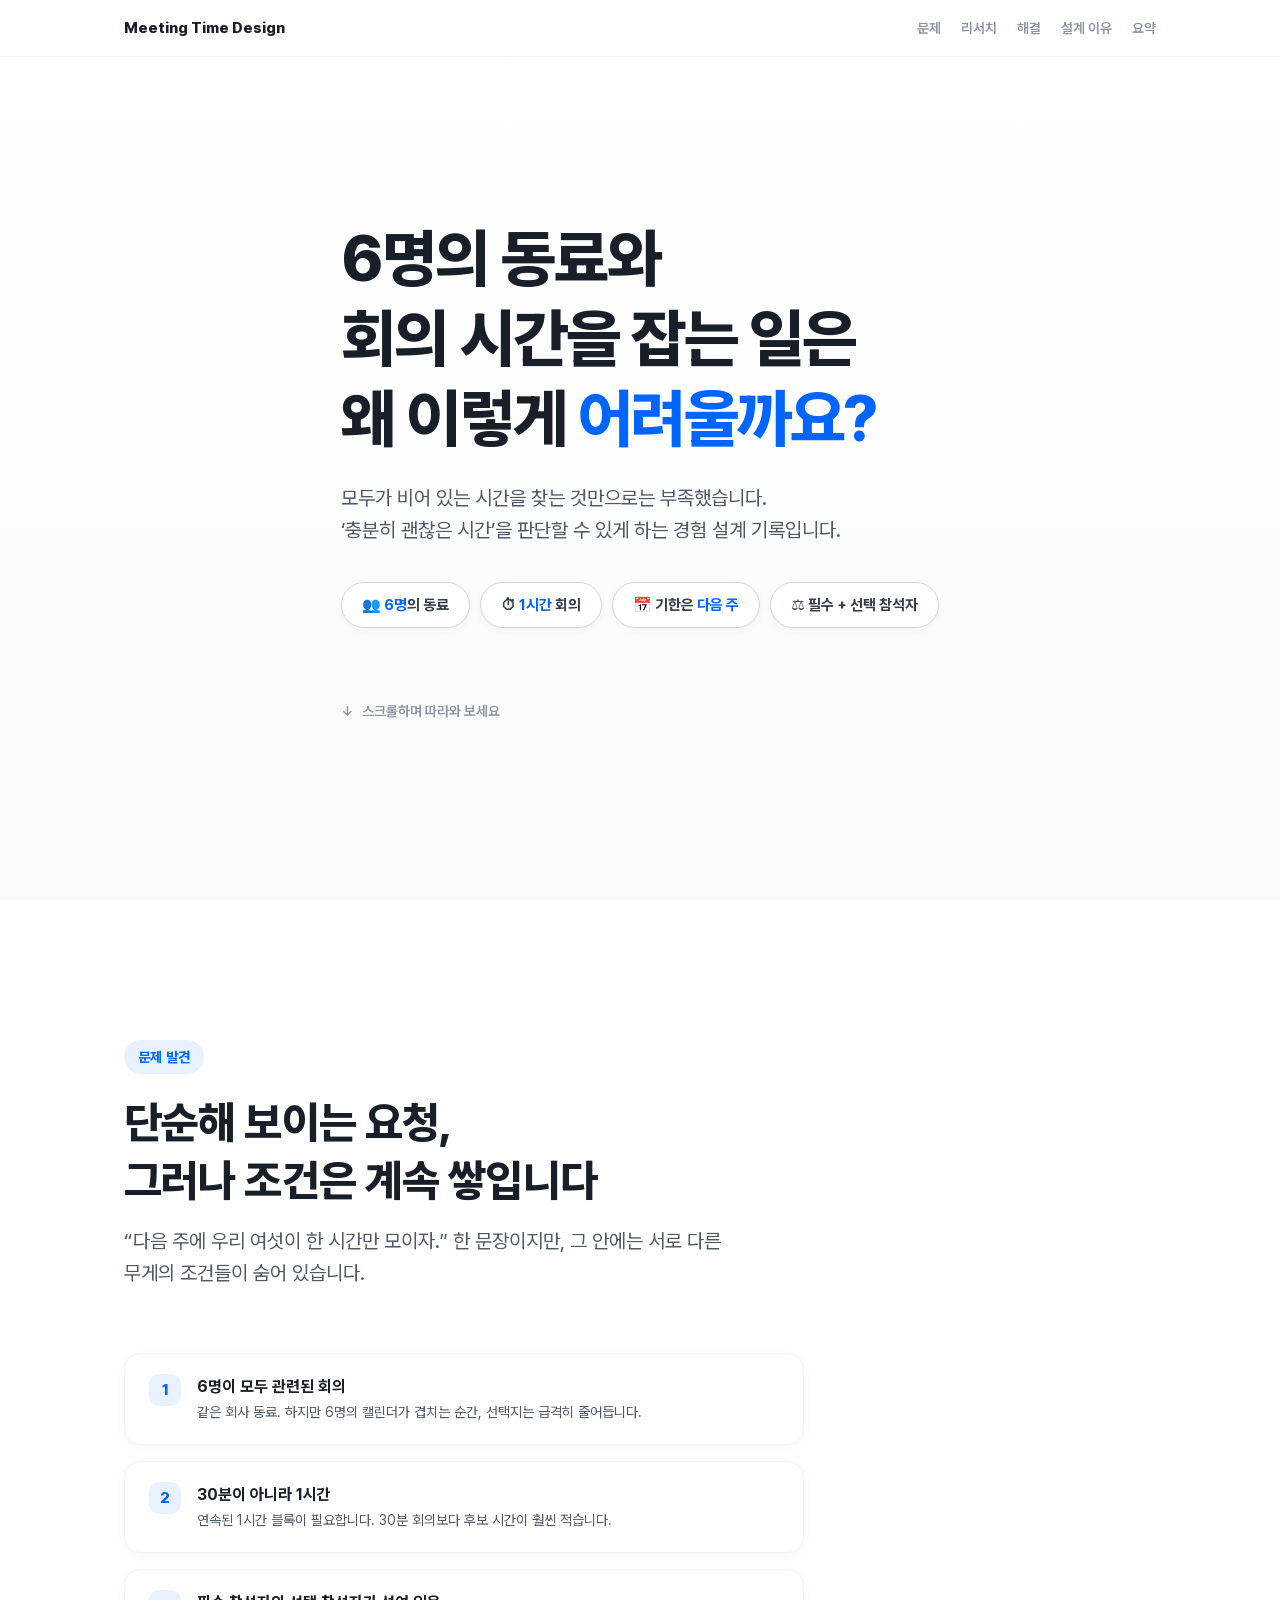
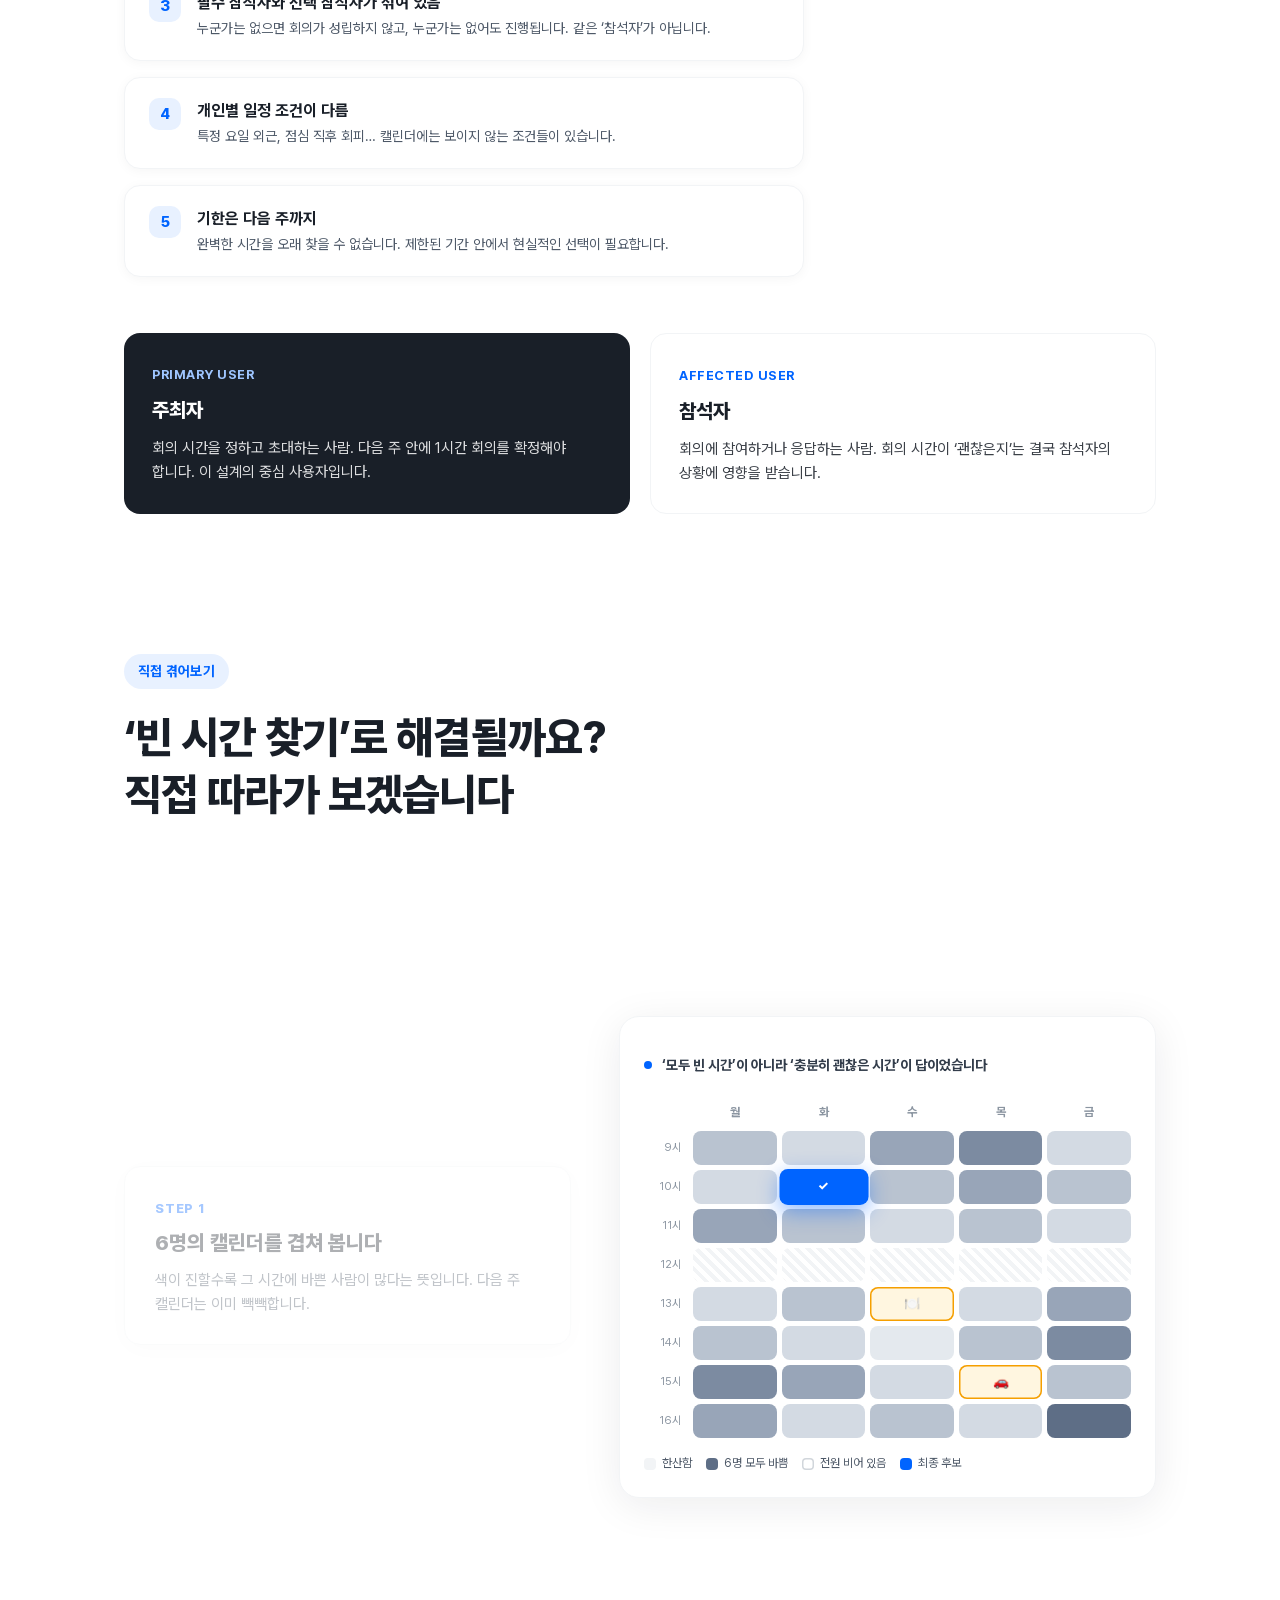
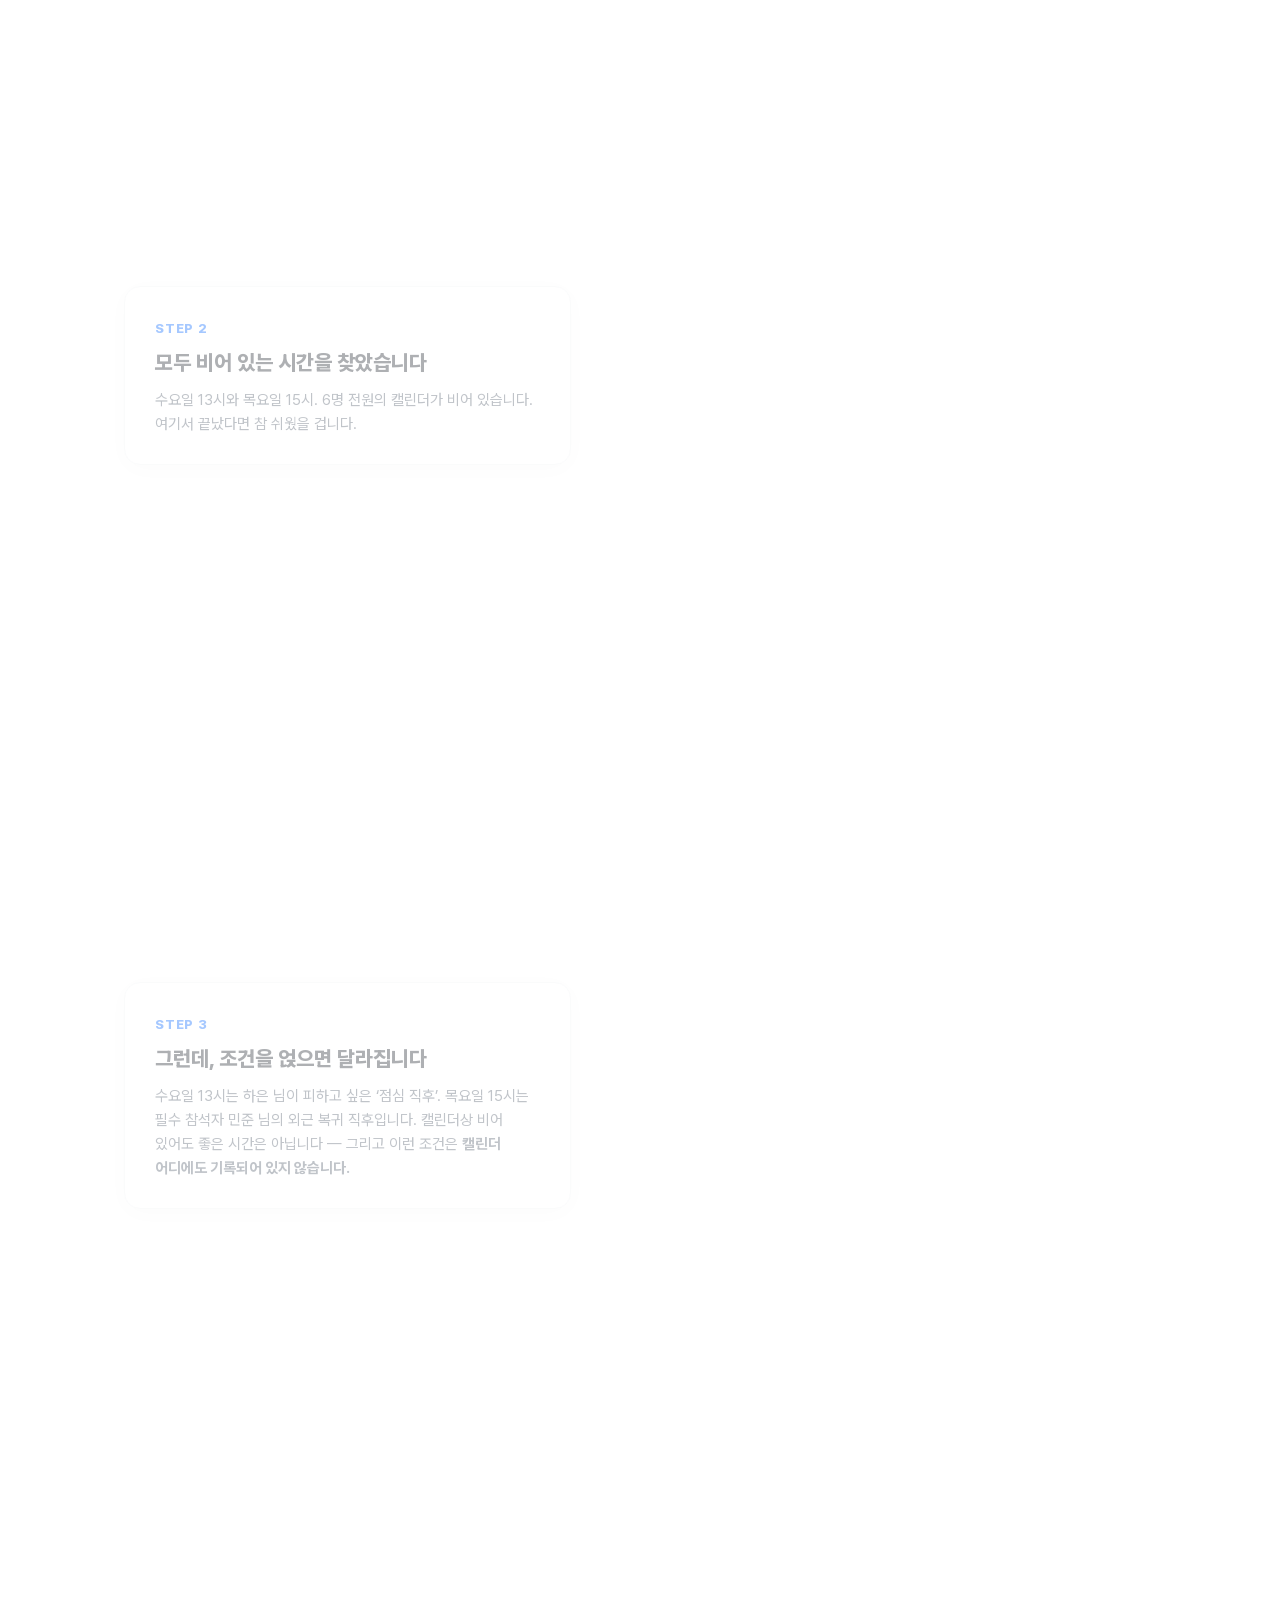
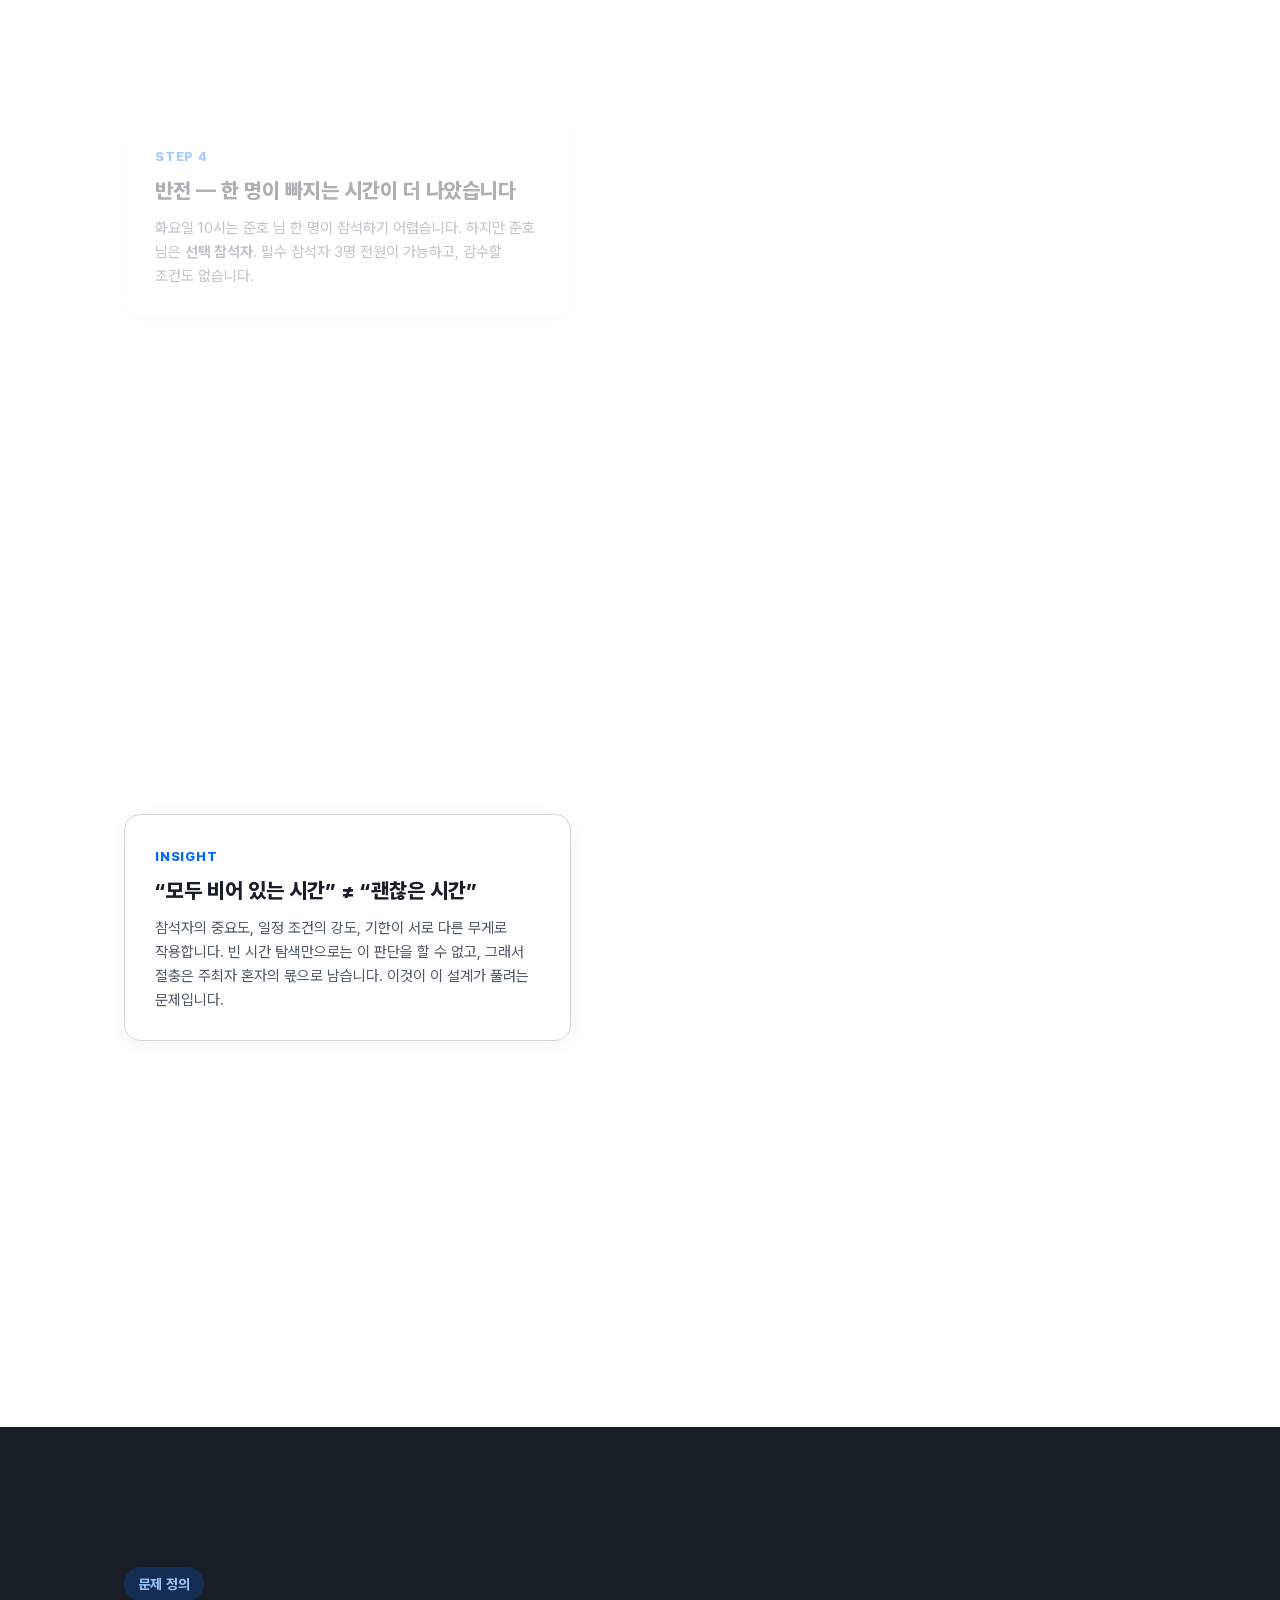
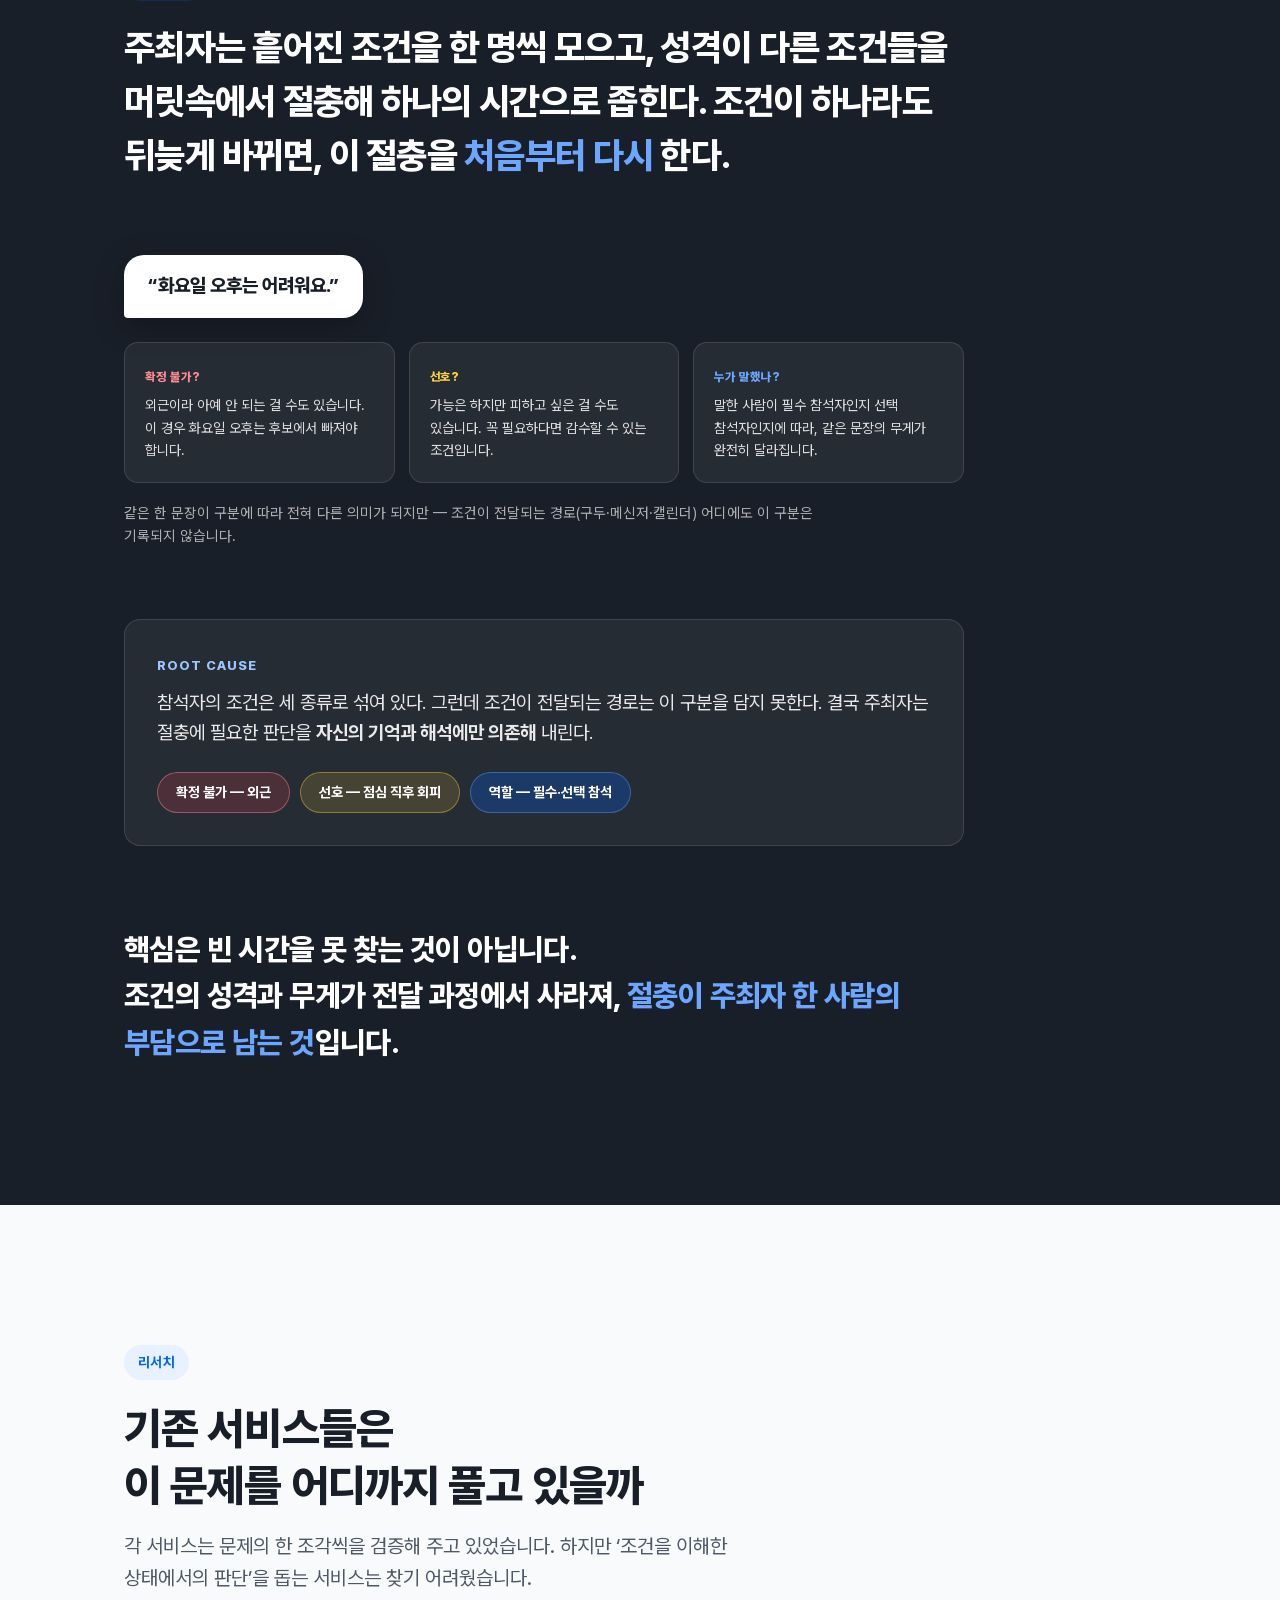
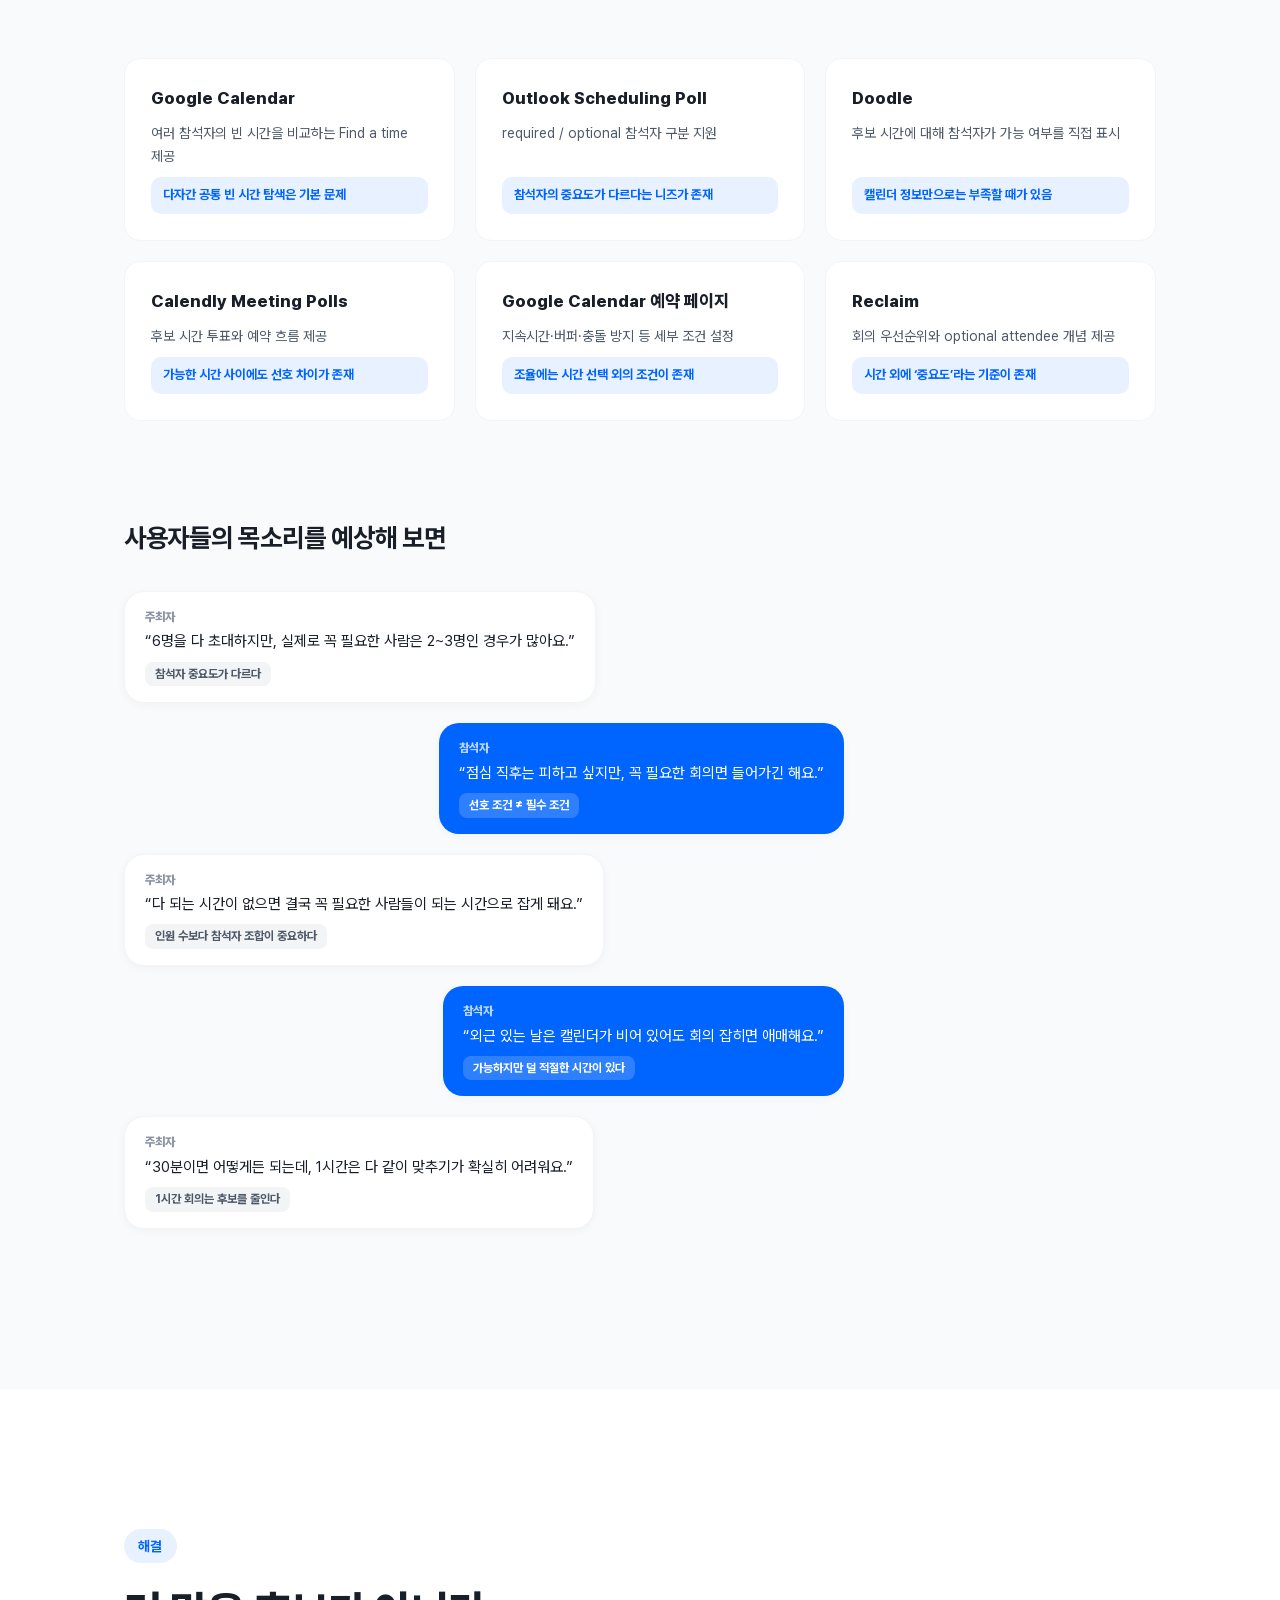
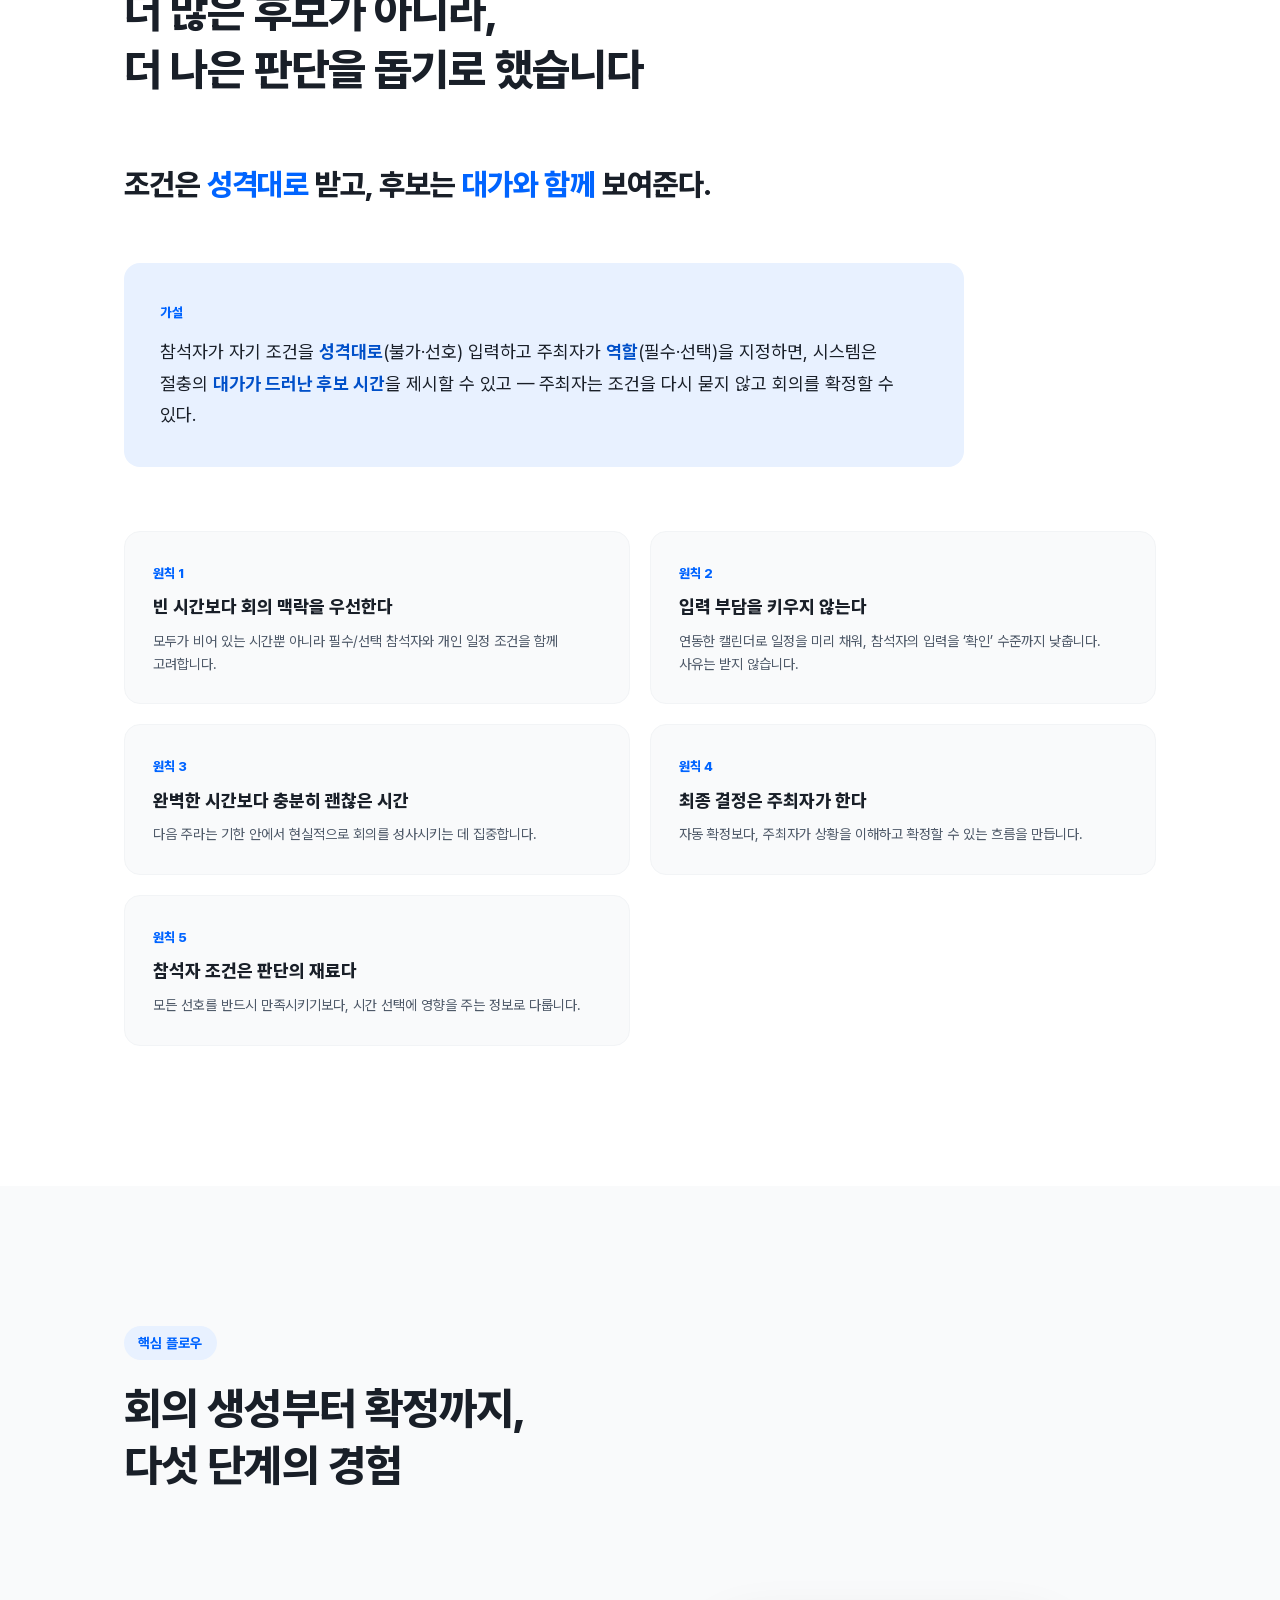
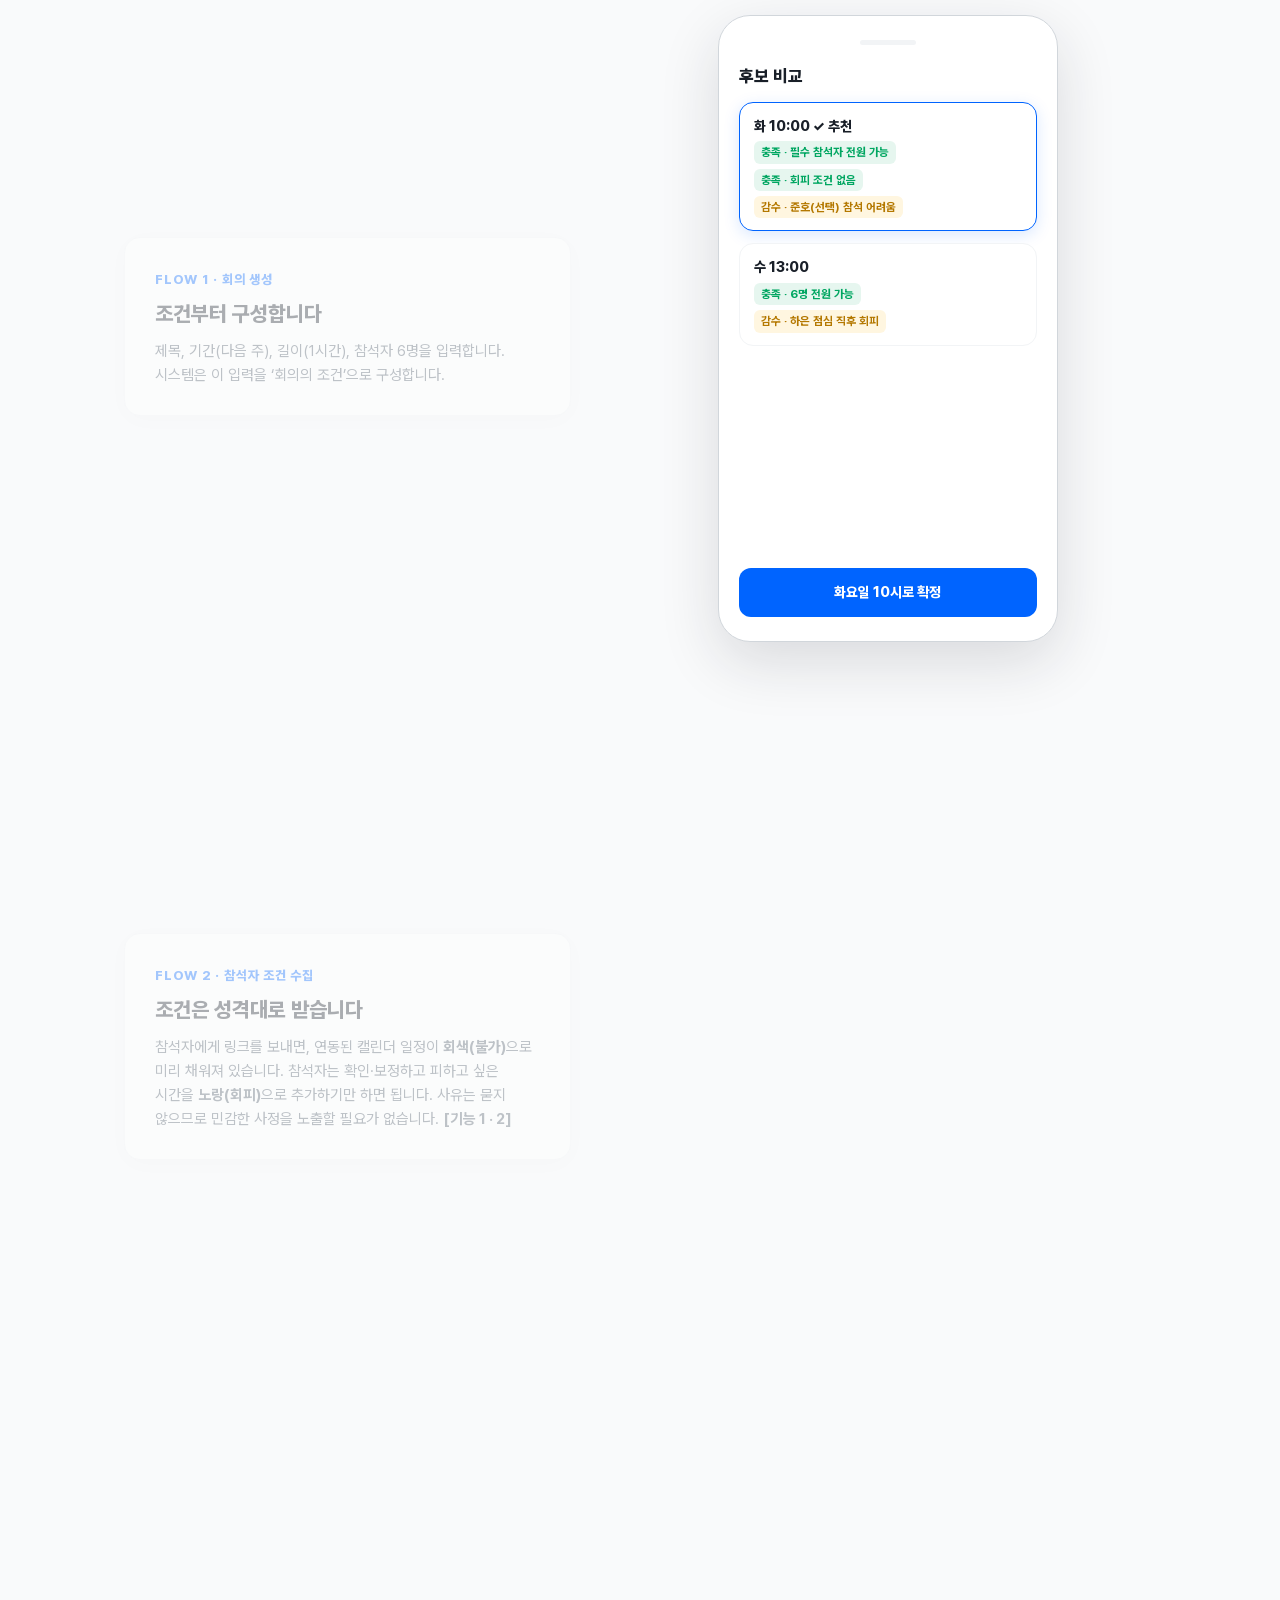
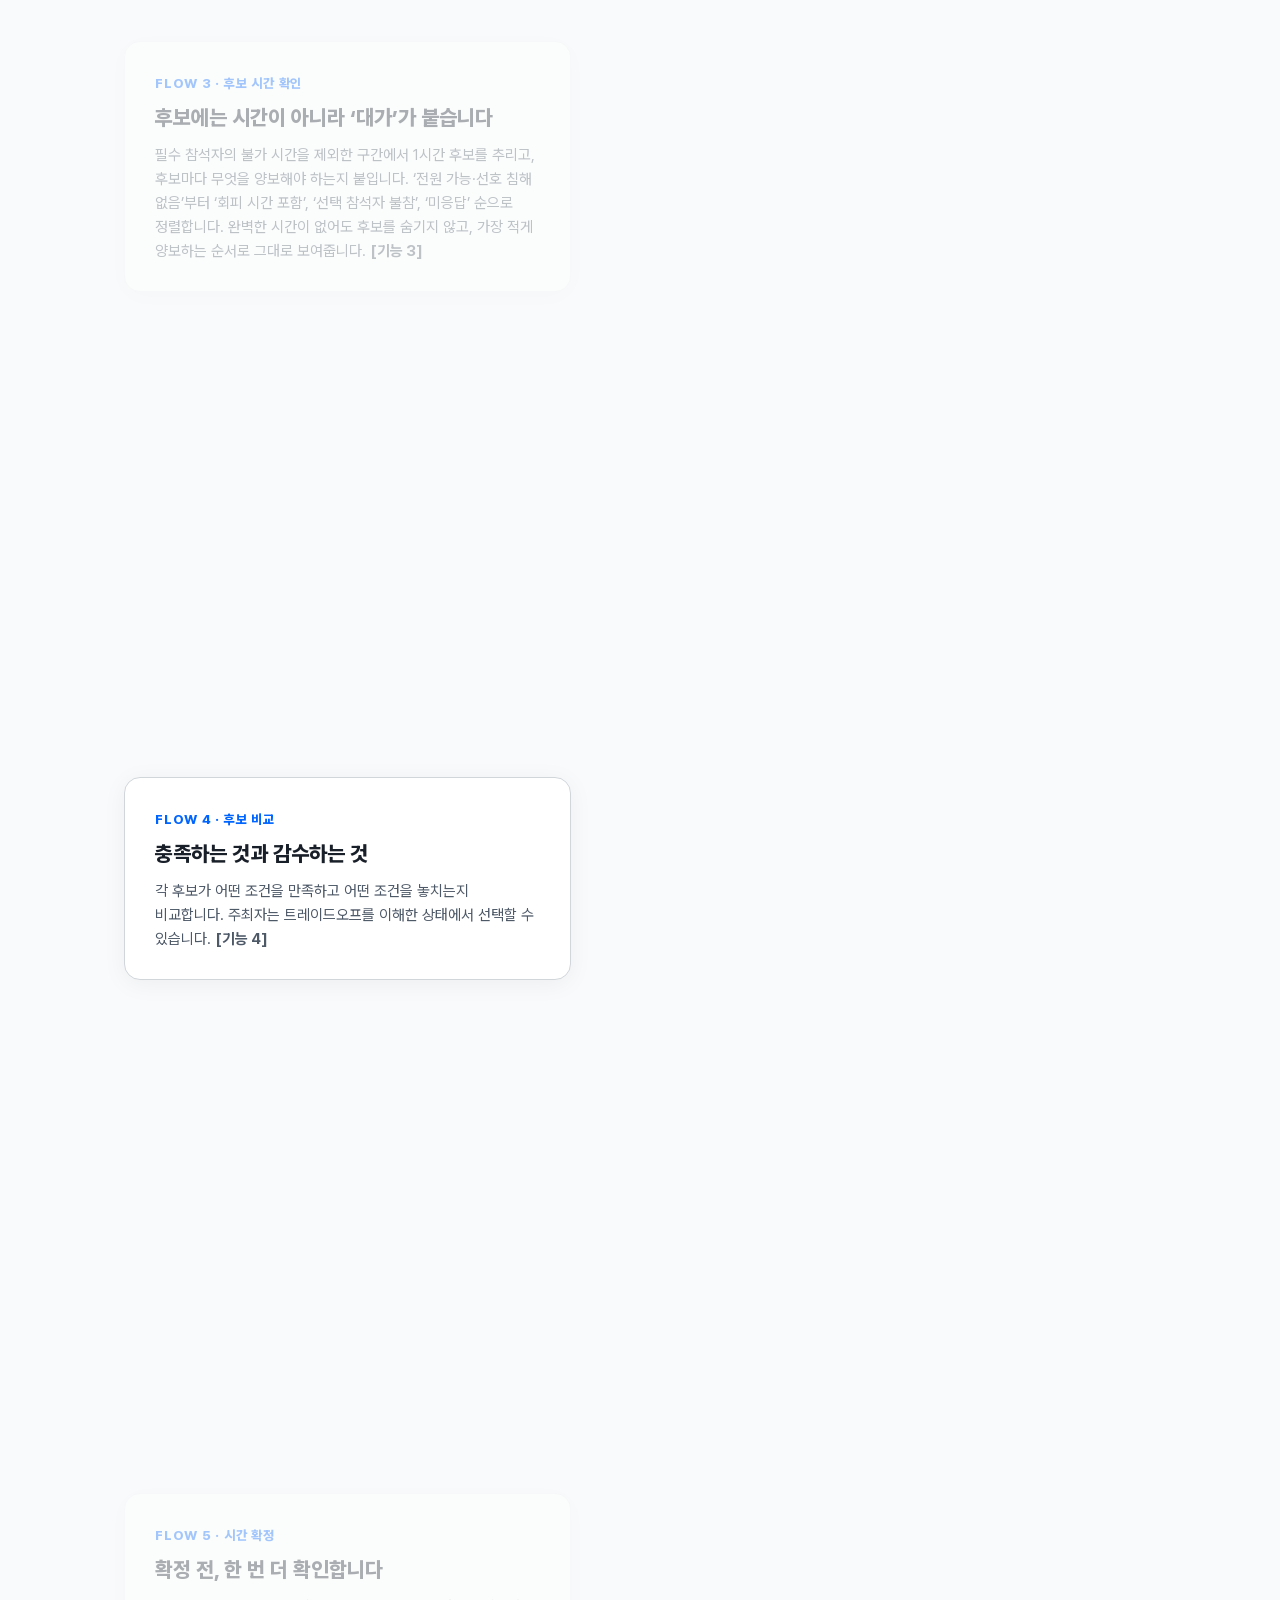
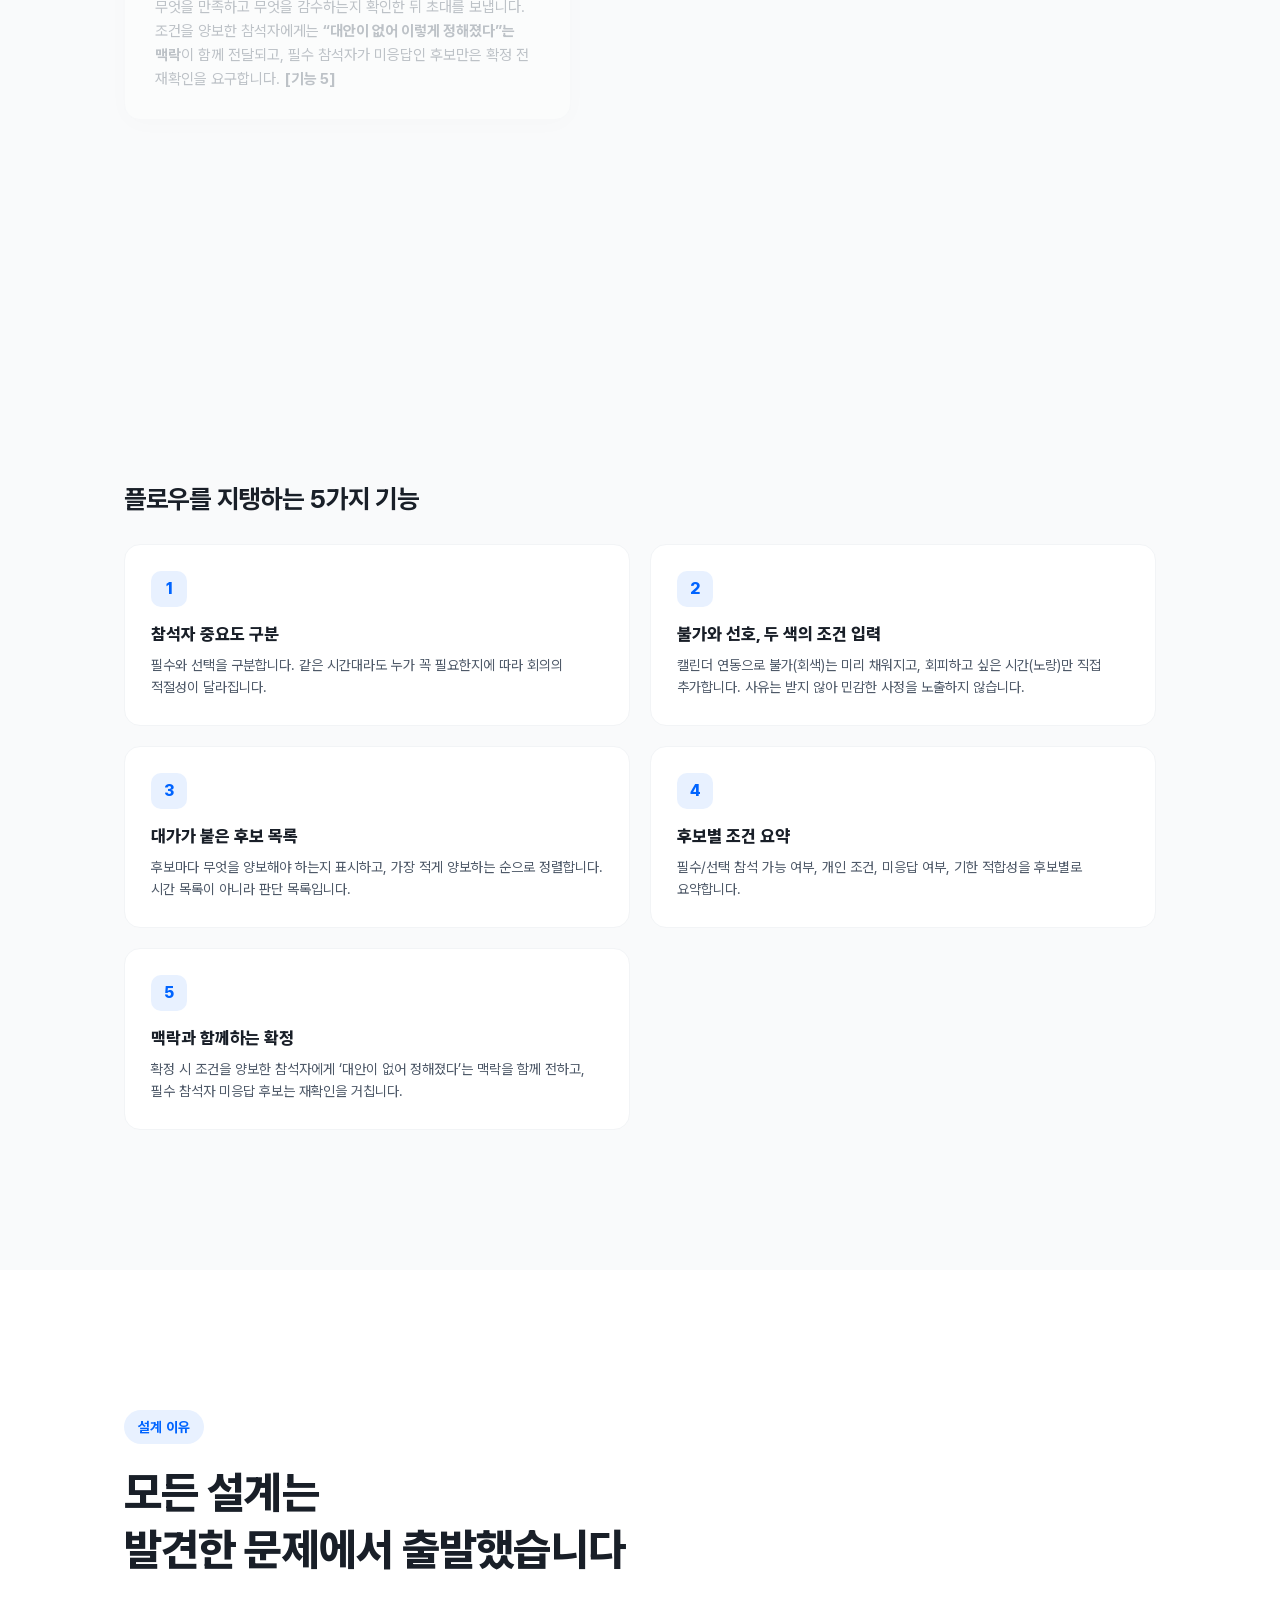
<file: index.html>
<!DOCTYPE html>
<html lang="ko">
<head>
<meta charset="UTF-8">
<meta name="viewport" content="width=device-width, initial-scale=1.0">
<title>6명의 동료가 1시간 회의 일정을 잡는 경험 설계</title>
<style>
@font-face{
  font-family:'Pretendard Variable';
  font-weight:45 920;
  font-style:normal;
  font-display:swap;
  src:local('Pretendard Variable'),url('fonts/PretendardVariable.woff2') format('woff2-variations');
}
:root{
  --blue:#0064FF;
  --blue-light:#E8F1FF;
  --blue-dark:#0050C9;
  --navy:#191F28;
  --gray-900:#333D4B;
  --gray-700:#4E5968;
  --gray-500:#8B95A1;
  --gray-300:#D1D6DB;
  --gray-100:#F2F4F6;
  --gray-50:#F9FAFB;
  --green:#00A661;
  --green-light:#E6F6EF;
  --amber:#F59F00;
  --amber-light:#FFF6E0;
  --red:#F04452;
  --red-light:#FDEDEE;
  --radius:16px;
  --maxw:1080px;
}
*{margin:0;padding:0;box-sizing:border-box}
html{scroll-behavior:smooth}
body{
  font-family:"Pretendard Variable",Pretendard,-apple-system,BlinkMacSystemFont,"Apple SD Gothic Neo","Malgun Gothic",system-ui,sans-serif;
  color:var(--navy);
  background:#fff;
  line-height:1.6;
  word-break:keep-all;
  -webkit-font-smoothing:antialiased;
}
::selection{background:var(--blue-light)}

/* ---------- 공통 레이아웃 ---------- */
.wrap{max-width:var(--maxw);margin:0 auto;padding:0 24px}
section{padding:140px 0}
.eyebrow{
  display:inline-block;font-size:14px;font-weight:700;color:var(--blue);
  background:var(--blue-light);padding:6px 14px;border-radius:999px;margin-bottom:20px;
  letter-spacing:.02em;
}
h2{font-size:clamp(28px,4vw,44px);font-weight:800;line-height:1.3;letter-spacing:-.02em}
h3{font-size:clamp(20px,2.5vw,26px);font-weight:700;letter-spacing:-.01em}
.lead{font-size:clamp(16px,2vw,20px);color:var(--gray-700);margin-top:16px;max-width:640px}
.section-head{margin-bottom:64px}

/* 스크롤 리빌 */
.reveal{opacity:0;transform:translateY(28px);transition:opacity .7s ease,transform .7s ease}
.reveal.in{opacity:1;transform:none}
.reveal.d1{transition-delay:.1s}.reveal.d2{transition-delay:.2s}.reveal.d3{transition-delay:.3s}
@media (prefers-reduced-motion:reduce){
  .reveal{opacity:1;transform:none;transition:none}
  html{scroll-behavior:auto}
}

/* ---------- 상단 진행바 ---------- */
#progress{
  position:fixed;top:0;left:0;height:3px;width:0;
  background:var(--blue);z-index:100;transition:width .1s linear;
}
#topbar{
  position:fixed;top:0;left:0;right:0;z-index:99;
  background:rgba(255,255,255,.85);backdrop-filter:blur(12px);
  border-bottom:1px solid var(--gray-100);
}
#topbar .wrap{display:flex;align-items:center;justify-content:space-between;height:56px}
#topbar .logo{font-weight:800;font-size:15px}
#topbar nav{display:flex;gap:20px}
#topbar nav a{font-size:14px;color:var(--gray-500);text-decoration:none;font-weight:600}
#topbar nav a:hover{color:var(--navy)}
@media (max-width:720px){#topbar nav{display:none}}

/* ---------- Hero ---------- */
#hero{
  min-height:100vh;display:flex;align-items:center;
  background:linear-gradient(180deg,#fff 0%,var(--gray-50) 100%);
  padding:120px 0 80px;
}
#hero h1{
  font-size:clamp(34px,5.5vw,64px);font-weight:800;line-height:1.25;letter-spacing:-.03em;
}
#hero h1 .accent{color:var(--blue)}
#hero .sub{font-size:clamp(16px,2vw,20px);color:var(--gray-700);margin-top:24px;max-width:560px}
.badges{display:flex;flex-wrap:wrap;gap:10px;margin-top:36px}
.badge{
  background:#fff;border:1px solid var(--gray-300);border-radius:999px;
  padding:10px 20px;font-size:15px;font-weight:700;color:var(--gray-900);
  box-shadow:0 2px 8px rgba(0,0,0,.04);
}
.badge b{color:var(--blue)}
.scroll-cue{
  margin-top:72px;color:var(--gray-500);font-size:14px;font-weight:600;
  display:flex;align-items:center;gap:8px;
}
.scroll-cue .arrow{animation:bob 1.6s ease-in-out infinite;display:inline-block}
@keyframes bob{0%,100%{transform:translateY(0)}50%{transform:translateY(6px)}}

/* ---------- 상황: 조건이 쌓인다 ---------- */
.stack-list{display:flex;flex-direction:column;gap:16px;margin-top:48px;max-width:680px}
.stack-item{
  display:flex;gap:16px;align-items:flex-start;
  background:#fff;border:1px solid var(--gray-100);border-radius:var(--radius);
  padding:20px 24px;box-shadow:0 2px 12px rgba(0,0,0,.04);
}
.stack-item .num{
  flex:none;width:32px;height:32px;border-radius:10px;background:var(--blue-light);
  color:var(--blue);font-weight:800;font-size:15px;display:flex;align-items:center;justify-content:center;
}
.stack-item .t{font-weight:700;font-size:16px}
.stack-item .d{font-size:14px;color:var(--gray-700);margin-top:2px}
.persona-row{display:grid;grid-template-columns:1fr 1fr;gap:20px;margin-top:56px}
@media (max-width:720px){.persona-row{grid-template-columns:1fr}}
.persona{
  border-radius:var(--radius);padding:28px;border:1px solid var(--gray-100);
}
.persona.primary{background:var(--navy);color:#fff;border:none}
.persona.primary .role{color:#9EC5FF}
.persona .role{font-size:13px;font-weight:700;color:var(--blue);letter-spacing:.04em}
.persona h4{font-size:20px;font-weight:800;margin:8px 0 10px}
.persona p{font-size:15px;opacity:.85}

/* ---------- 스크롤리 공통 ---------- */
.scrolly{display:grid;grid-template-columns:minmax(0,5fr) minmax(0,6fr);gap:48px;align-items:start}
.scrolly-steps{display:flex;flex-direction:column}
.step{
  min-height:80vh;display:flex;align-items:center;
}
.step-card{
  background:#fff;border:1px solid var(--gray-100);border-radius:var(--radius);
  padding:28px 30px;box-shadow:0 4px 24px rgba(0,0,0,.05);
  opacity:.35;transition:opacity .4s ease,transform .4s ease;transform:translateY(8px);
}
.step.active .step-card{opacity:1;transform:none;border-color:var(--gray-300)}
.step-card .step-no{font-size:13px;font-weight:800;color:var(--blue);letter-spacing:.06em}
.step-card h4{font-size:21px;font-weight:800;margin:8px 0 10px;line-height:1.4}
.step-card p{font-size:15px;color:var(--gray-700)}
.scrolly-sticky{
  position:sticky;top:96px;
  height:calc(100vh - 160px);min-height:480px;
  display:flex;flex-direction:column;justify-content:center;
}
@media (max-width:900px){
  .scrolly{grid-template-columns:1fr;gap:0}
  .scrolly-sticky{
    order:-1;position:sticky;top:56px;z-index:5;height:auto;min-height:0;
    background:#fff;padding:16px 0;border-bottom:1px solid var(--gray-100);
  }
  .step{min-height:70vh}
}

/* ---------- 캘린더 시각화 ---------- */
.cal-panel{
  background:#fff;border:1px solid var(--gray-100);border-radius:20px;
  padding:24px;box-shadow:0 8px 40px rgba(25,31,40,.08);
}
.cal-caption{
  min-height:48px;display:flex;align-items:center;gap:10px;
  font-size:14px;font-weight:700;color:var(--gray-900);margin-bottom:14px;
}
.cal-caption .dot{width:8px;height:8px;border-radius:50%;background:var(--blue);flex:none}
.cal-grid{
  display:grid;grid-template-columns:44px repeat(5,1fr);gap:5px;
}
.cal-grid .head{
  font-size:12px;font-weight:700;color:var(--gray-500);text-align:center;padding-bottom:4px;
}
.cal-grid .hour{
  font-size:11px;color:var(--gray-500);text-align:right;padding-right:6px;
  display:flex;align-items:center;justify-content:flex-end;
}
.cell{
  position:relative;height:34px;border-radius:8px;background:var(--gray-100);
  transition:background .5s ease,box-shadow .5s ease,transform .5s ease;
}
.cell.lunch-row{background:repeating-linear-gradient(45deg,var(--gray-100),var(--gray-100) 4px,#fff 4px,#fff 8px)}
.cell .flag{
  position:absolute;inset:0;display:flex;align-items:center;justify-content:center;
  font-size:13px;opacity:0;transition:opacity .5s ease;
}
.cell .pick{
  position:absolute;inset:0;display:flex;align-items:center;justify-content:center;
  font-size:12px;font-weight:800;color:#fff;opacity:0;transition:opacity .5s ease;
}
/* 바쁨 정도 음영 (step1~) */
.cal[data-step] .cell.b1{background:#E4E9EE}
.cal[data-step] .cell.b2{background:#D3DAE3}
.cal[data-step] .cell.b3{background:#B9C3D0}
.cal[data-step] .cell.b4{background:#98A5B8}
.cal[data-step] .cell.b5{background:#7C8BA1}
.cal[data-step] .cell.b6{background:#5E6E86}
.cal[data-step] .cell.b0{background:#fff;box-shadow:inset 0 0 0 1.5px var(--gray-300)}
/* step2: 모두 빈 시간 강조 */
.cal[data-step="2"] .cell.all-free,
.cal[data-step="3"] .cell.all-free{background:var(--green-light);box-shadow:inset 0 0 0 2px var(--green)}
/* step3: 조건 경고 */
.cal[data-step="3"] .cell.all-free{background:var(--amber-light);box-shadow:inset 0 0 0 2px var(--amber)}
.cal[data-step="3"] .cell .flag,
.cal[data-step="4"] .cell .flag,
.cal[data-step="5"] .cell .flag{opacity:1}
.cal[data-step="4"] .cell.all-free,
.cal[data-step="5"] .cell.all-free{background:var(--amber-light);box-shadow:inset 0 0 0 1.5px var(--amber)}
/* step4~5: 반전 후보 */
.cal[data-step="4"] .cell.tue10,
.cal[data-step="5"] .cell.tue10{
  background:var(--blue);box-shadow:0 6px 20px rgba(0,100,255,.45);transform:scale(1.06);z-index:2;
}
.cal[data-step="4"] .cell.tue10 .flag{opacity:0}
.cal[data-step="5"] .cell.tue10 .pick,
.cal[data-step="4"] .cell.tue10 .pick{opacity:1}
.cal-legend{display:flex;flex-wrap:wrap;gap:14px;margin-top:16px}
.cal-legend span{font-size:12px;color:var(--gray-700);display:flex;align-items:center;gap:6px}
.cal-legend i{width:12px;height:12px;border-radius:4px;display:inline-block}
@media (max-width:900px){
  .cal-panel{padding:16px}
  .cell{height:24px}
  .cal-caption{min-height:40px;font-size:13px}
}

/* ---------- 문제 정의 ---------- */
#define{background:var(--navy);color:#fff}
#define .eyebrow{background:rgba(0,100,255,.2);color:#9EC5FF}
#define blockquote{
  font-size:clamp(22px,3.4vw,36px);font-weight:800;line-height:1.5;letter-spacing:-.02em;
  max-width:840px;
}
#define blockquote em{font-style:normal;color:#6CA6FF}
#define .root{
  margin-top:72px;padding:32px;border-radius:var(--radius);
  background:rgba(255,255,255,.06);border:1px solid rgba(255,255,255,.12);max-width:840px;
}
#define .root .label{font-size:13px;font-weight:800;color:#9EC5FF;letter-spacing:.08em}
#define .root p{margin-top:10px;font-size:clamp(16px,2vw,19px);color:rgba(255,255,255,.9)}
.weights{display:flex;flex-wrap:wrap;gap:10px;margin-top:24px}
.weight{
  border-radius:999px;padding:8px 18px;font-weight:700;color:#fff;font-size:14px;
  background:rgba(0,100,255,.25);border:1px solid rgba(108,166,255,.4);
}
.weight.t-na{background:rgba(240,68,82,.18);border-color:rgba(255,139,149,.45)}
.weight.t-pref{background:rgba(255,212,59,.14);border-color:rgba(255,212,59,.4)}
/* 한 문장의 세 가지 해석 */
.ambig{margin-top:72px;max-width:840px}
.ambig .say{
  display:inline-block;background:#fff;color:var(--navy);border-radius:20px 20px 20px 4px;
  padding:16px 24px;font-size:clamp(16px,2.2vw,19px);font-weight:800;
  box-shadow:0 8px 30px rgba(0,0,0,.25);
}
.ambig .interp{display:grid;grid-template-columns:repeat(3,1fr);gap:14px;margin-top:24px}
@media (max-width:720px){.ambig .interp{grid-template-columns:1fr}}
.interp .case{background:rgba(255,255,255,.06);border:1px solid rgba(255,255,255,.12);border-radius:14px;padding:20px}
.case .k{font-size:12px;font-weight:800;letter-spacing:.06em}
.case.na .k{color:#FF8B95}.case.pref .k{color:#FFD43B}.case.role .k{color:#6CA6FF}
.case p{font-size:14px;color:rgba(255,255,255,.85);margin-top:6px}
.ambig .note{margin-top:18px;font-size:14.5px;color:rgba(255,255,255,.65);max-width:700px}
.punch{
  margin-top:80px;font-size:clamp(20px,3vw,30px);font-weight:800;line-height:1.55;
  max-width:800px;letter-spacing:-.02em;
}
.punch em{font-style:normal;color:#6CA6FF}
/* 가설 블록 */
.hypo{margin-top:56px;background:var(--blue-light);border-radius:var(--radius);padding:36px;max-width:840px}
.hypo .label{font-size:13px;font-weight:800;color:var(--blue);letter-spacing:.08em}
.hypo p{margin-top:12px;font-size:clamp(15px,2vw,18px);color:var(--navy);line-height:1.75}
.hypo b{color:var(--blue-dark)}
/* 성공 지표 & 범위 카드 */
.metrics{display:grid;grid-template-columns:repeat(3,1fr);gap:20px;margin-top:40px}
@media (max-width:900px){.metrics{grid-template-columns:1fr}}
.metric{border:1px solid var(--gray-100);border-radius:var(--radius);padding:26px;background:var(--gray-50)}
.metric .kind{font-size:12px;font-weight:800;border-radius:6px;padding:4px 10px;display:inline-block}
.metric .kind.core{background:var(--blue-light);color:var(--blue-dark)}
.metric .kind.guard{background:var(--amber-light);color:#B47800}
.metric .kind.ok{background:var(--green-light);color:var(--green)}
.metric .kind.warn{background:var(--amber-light);color:#B47800}
.metric .kind.out{background:var(--gray-100);color:var(--gray-500)}
.metric h4{font-size:17px;font-weight:800;margin:14px 0 6px}
.metric p{font-size:14px;color:var(--gray-700)}
#scope{background:var(--gray-50)}
#scope .metric{background:#fff}

/* ---------- 리서치 ---------- */
#research{background:var(--gray-50)}
.svc-grid{display:grid;grid-template-columns:repeat(3,1fr);gap:20px}
@media (max-width:900px){.svc-grid{grid-template-columns:repeat(2,1fr)}}
@media (max-width:620px){.svc-grid{grid-template-columns:1fr}}
.svc{
  background:#fff;border:1px solid var(--gray-100);border-radius:var(--radius);
  padding:26px;display:flex;flex-direction:column;gap:10px;
}
.svc .name{font-weight:800;font-size:17px}
.svc .obs{font-size:14px;color:var(--gray-700);flex:1}
.svc .insight{
  font-size:13px;font-weight:700;color:var(--blue);background:var(--blue-light);
  border-radius:10px;padding:8px 12px;
}
.quotes{margin-top:96px;max-width:720px}
.quotes h3{margin-bottom:32px}
.bubble-row{display:flex;margin-bottom:20px}
.bubble-row.right{justify-content:flex-end}
.bubble{
  max-width:78%;padding:16px 20px;border-radius:20px;font-size:15px;line-height:1.55;
  background:#fff;border:1px solid var(--gray-100);box-shadow:0 2px 10px rgba(0,0,0,.04);
}
.bubble-row.right .bubble{background:var(--blue);color:#fff;border:none}
.bubble .who{display:block;font-size:12px;font-weight:800;margin-bottom:4px;color:var(--gray-500)}
.bubble-row.right .who{color:#BBD7FF}
.bubble .tag{
  display:inline-block;margin-top:8px;font-size:12px;font-weight:700;
  color:var(--gray-700);background:var(--gray-100);border-radius:8px;padding:3px 10px;
}
.bubble-row.right .tag{background:rgba(255,255,255,.18);color:#fff}

/* ---------- 해결: 방향 + 원칙 ---------- */
.direction{
  font-size:clamp(20px,3vw,30px);font-weight:800;line-height:1.5;letter-spacing:-.02em;
  max-width:800px;
}
.direction em{font-style:normal;color:var(--blue)}
.principles{display:grid;grid-template-columns:repeat(2,1fr);gap:20px;margin-top:64px}
@media (max-width:720px){.principles{grid-template-columns:1fr}}
.principle{
  border-radius:var(--radius);padding:28px;background:var(--gray-50);
  border:1px solid var(--gray-100);
}
.principle .no{font-size:13px;font-weight:800;color:var(--blue)}
.principle h4{font-size:18px;font-weight:800;margin:8px 0 8px}
.principle p{font-size:14px;color:var(--gray-700)}

/* ---------- 플로우 스크롤리: 앱 목업 ---------- */
#flow{background:var(--gray-50)}
.phone{
  width:min(340px,86%);margin:0 auto;background:#fff;border-radius:32px;
  border:1px solid var(--gray-300);box-shadow:0 20px 60px rgba(25,31,40,.14);
  overflow:hidden;position:relative;aspect-ratio:9/16.6;max-height:calc(100vh - 200px);
}
.phone .screens{position:absolute;inset:0}
.screen{
  position:absolute;inset:0;padding:24px 20px;display:flex;flex-direction:column;gap:12px;
  opacity:0;transform:translateY(16px);transition:opacity .5s ease,transform .5s ease;
  pointer-events:none;overflow:hidden;
}
.flowviz[data-step="1"] .screen.s1,
.flowviz[data-step="2"] .screen.s2,
.flowviz[data-step="3"] .screen.s3,
.flowviz[data-step="4"] .screen.s4,
.flowviz[data-step="5"] .screen.s5{opacity:1;transform:none}
.screen .bar{height:5px;width:56px;border-radius:99px;background:var(--gray-100);margin:0 auto 6px}
.screen h5{font-size:17px;font-weight:800}
.mock-field{
  background:var(--gray-50);border:1px solid var(--gray-100);border-radius:12px;
  padding:12px 14px;font-size:13px;
}
.mock-field .lbl{font-size:11px;color:var(--gray-500);font-weight:700;display:block}
.mock-field .val{font-weight:700}
.chip-row{display:flex;flex-wrap:wrap;gap:6px}
.chip{
  font-size:12px;font-weight:700;border-radius:999px;padding:5px 11px;
  background:var(--gray-100);color:var(--gray-900);
}
.chip.req{background:var(--blue-light);color:var(--blue-dark)}
.mock-person{
  display:flex;align-items:center;gap:10px;background:#fff;border:1px solid var(--gray-100);
  border-radius:12px;padding:10px 12px;
}
/* 참석자 조건 화면은 항목이 많아 간격을 압축 */
.screen.s2{gap:8px}
.screen.s2 .mock-person{padding:7px 12px}
.avatar{
  flex:none;width:32px;height:32px;border-radius:50%;display:flex;align-items:center;justify-content:center;
  font-size:12px;font-weight:800;color:#fff;background:var(--gray-500);
}
.avatar.a1{background:#0064FF}.avatar.a2{background:#7048E8}.avatar.a3{background:#0CA678}
.avatar.a4{background:#F59F00}.avatar.a5{background:#E64980}.avatar.a6{background:#495057}
.mock-person .info{flex:1;min-width:0}
.mock-person .nm{font-size:13px;font-weight:800}
.mock-person .cond{font-size:11px;color:var(--gray-500)}
.pill{font-size:10px;font-weight:800;border-radius:6px;padding:3px 7px;flex:none}
.pill.must{background:var(--red-light);color:var(--red)}
.pill.opt{background:var(--gray-100);color:var(--gray-500)}
.cand{
  border:1.5px solid var(--gray-100);border-radius:14px;padding:12px 14px;background:#fff;
}
.cand.best{border-color:var(--blue);box-shadow:0 4px 16px rgba(0,100,255,.15)}
.cand .time{font-size:14px;font-weight:800}
.cand .stat{font-size:11.5px;margin-top:4px;display:flex;flex-wrap:wrap;gap:4px}
.stat b{font-weight:700;border-radius:6px;padding:2px 7px}
.stat .ok{background:var(--green-light);color:var(--green)}
.stat .warn{background:var(--amber-light);color:#B47800}
.stat .bad{background:var(--red-light);color:var(--red)}
.check-line{display:flex;gap:10px;align-items:flex-start;font-size:12.5px}
.check-line .ic{flex:none;width:18px;height:18px;border-radius:50%;display:flex;align-items:center;justify-content:center;font-size:10px;font-weight:800;color:#fff;margin-top:1px}
.ic.g{background:var(--green)}.ic.y{background:var(--amber)}
.mock-btn{
  margin-top:auto;background:var(--blue);color:#fff;text-align:center;font-weight:800;
  font-size:14px;border-radius:12px;padding:13px;
}
.mock-btn.ghost{background:var(--gray-100);color:var(--gray-700)}

/* ---------- 기능 요약 ---------- */
.features{display:grid;grid-template-columns:repeat(2,1fr);gap:20px;margin-top:24px}
@media (max-width:720px){.features{grid-template-columns:1fr}}
.feature{
  border:1px solid var(--gray-100);border-radius:var(--radius);padding:26px;background:#fff;
}
.feature .fno{
  width:36px;height:36px;border-radius:10px;background:var(--blue-light);color:var(--blue);
  font-weight:800;display:flex;align-items:center;justify-content:center;margin-bottom:14px;
}
.feature h4{font-size:17px;font-weight:800;margin-bottom:6px}
.feature p{font-size:14px;color:var(--gray-700)}

/* ---------- 설계 이유 ---------- */
.map-list{display:flex;flex-direction:column;gap:14px;margin-top:48px}
.map-row{
  display:grid;grid-template-columns:1fr 44px 1fr;gap:12px;align-items:center;
  background:var(--gray-50);border:1px solid var(--gray-100);border-radius:var(--radius);padding:20px 24px;
}
@media (max-width:720px){
  .map-row{grid-template-columns:1fr;gap:8px}
  .map-row .arr{transform:rotate(90deg);justify-self:start}
}
.map-row .from{font-size:15px;color:var(--gray-700)}
.map-row .arr{color:var(--blue);font-weight:800;text-align:center;font-size:18px}
.map-row .to{font-size:15px;font-weight:800}
.tbl-scroll{overflow-x:auto;margin-top:48px;border:1px solid var(--gray-100);border-radius:var(--radius)}
table{border-collapse:collapse;width:100%;min-width:680px;font-size:14px}
th,td{padding:14px 18px;text-align:left;border-bottom:1px solid var(--gray-100);vertical-align:top}
th{background:var(--gray-50);font-size:13px;color:var(--gray-500);font-weight:700;white-space:nowrap}
td:first-child{font-weight:800;white-space:nowrap}
td.diff{color:var(--blue-dark);font-weight:700}
tr:last-child td{border-bottom:none}
.why-not{
  margin-top:96px;
}
.why-not .big{
  font-size:clamp(20px,3vw,30px);font-weight:800;line-height:1.5;max-width:760px;letter-spacing:-.02em;
}
.why-not .big em{font-style:normal;color:var(--blue)}
.reasons{display:grid;grid-template-columns:repeat(2,1fr);gap:20px;margin-top:48px}
@media (max-width:720px){.reasons{grid-template-columns:1fr}}
.reason{border-left:3px solid var(--blue);padding:4px 0 4px 20px}
.reason h4{font-size:16px;font-weight:800;margin-bottom:4px}
.reason p{font-size:14px;color:var(--gray-700)}

/* ---------- 요약 ---------- */
#summary{background:var(--navy);color:#fff}
.sum-grid{display:grid;grid-template-columns:repeat(3,1fr);gap:24px;margin-top:64px}
@media (max-width:900px){.sum-grid{grid-template-columns:1fr}}
.sum-card{
  background:rgba(255,255,255,.05);border:1px solid rgba(255,255,255,.1);
  border-radius:var(--radius);padding:32px;
}
.sum-card .label{font-size:13px;font-weight:800;color:#6CA6FF;letter-spacing:.08em}
.sum-card p{margin-top:14px;font-size:15.5px;line-height:1.7;color:rgba(255,255,255,.92)}
footer{background:var(--navy);color:var(--gray-500);padding:40px 0 60px;font-size:13px;border-top:1px solid rgba(255,255,255,.08)}
</style>
</head>
<body>

<div id="progress"></div>
<header id="topbar">
  <div class="wrap">
    <span class="logo">Meeting Time Design</span>
    <nav>
      <a href="#situation">문제</a>
      <a href="#research">리서치</a>
      <a href="#solution">해결</a>
      <a href="#rationale">설계 이유</a>
      <a href="#summary">요약</a>
    </nav>
  </div>
</header>

<!-- ============ HERO ============ -->
<section id="hero">
  <div class="wrap">
    <h1 class="reveal">6명의 동료와<br>회의 시간을 잡는 일은<br>왜 이렇게 <span class="accent">어려울까요?</span></h1>
    <p class="sub reveal d1">모두가 비어 있는 시간을 찾는 것만으로는 부족했습니다.<br>‘충분히 괜찮은 시간’을 판단할 수 있게 하는 경험 설계 기록입니다.</p>
    <div class="badges reveal d2">
      <span class="badge">👥 <b>6명</b>의 동료</span>
      <span class="badge">⏱ <b>1시간</b> 회의</span>
      <span class="badge">📅 기한은 <b>다음 주</b></span>
      <span class="badge">⚖️ 필수 + 선택 참석자</span>
    </div>
    <div class="scroll-cue reveal d3"><span class="arrow">↓</span> 스크롤하며 따라와 보세요</div>
  </div>
</section>

<!-- ============ 상황 ============ -->
<section id="situation">
  <div class="wrap">
    <div class="section-head">
      <span class="eyebrow reveal">문제 발견</span>
      <h2 class="reveal">단순해 보이는 요청,<br>그러나 조건은 계속 쌓입니다</h2>
      <p class="lead reveal d1">“다음 주에 우리 여섯이 한 시간만 모이자.” 한 문장이지만, 그 안에는 서로 다른 무게의 조건들이 숨어 있습니다.</p>
    </div>
    <div class="stack-list">
      <div class="stack-item reveal"><span class="num">1</span><div><div class="t">6명이 모두 관련된 회의</div><div class="d">같은 회사 동료. 하지만 6명의 캘린더가 겹치는 순간, 선택지는 급격히 줄어듭니다.</div></div></div>
      <div class="stack-item reveal"><span class="num">2</span><div><div class="t">30분이 아니라 1시간</div><div class="d">연속된 1시간 블록이 필요합니다. 30분 회의보다 후보 시간이 훨씬 적습니다.</div></div></div>
      <div class="stack-item reveal"><span class="num">3</span><div><div class="t">필수 참석자와 선택 참석자가 섞여 있음</div><div class="d">누군가는 없으면 회의가 성립하지 않고, 누군가는 없어도 진행됩니다. 같은 ‘참석자’가 아닙니다.</div></div></div>
      <div class="stack-item reveal"><span class="num">4</span><div><div class="t">개인별 일정 조건이 다름</div><div class="d">특정 요일 외근, 점심 직후 회피… 캘린더에는 보이지 않는 조건들이 있습니다.</div></div></div>
      <div class="stack-item reveal"><span class="num">5</span><div><div class="t">기한은 다음 주까지</div><div class="d">완벽한 시간을 오래 찾을 수 없습니다. 제한된 기간 안에서 현실적인 선택이 필요합니다.</div></div></div>
    </div>

    <div class="persona-row">
      <div class="persona primary reveal">
        <span class="role">PRIMARY USER</span>
        <h4>주최자</h4>
        <p>회의 시간을 정하고 초대하는 사람. 다음 주 안에 1시간 회의를 확정해야 합니다. 이 설계의 중심 사용자입니다.</p>
      </div>
      <div class="persona reveal d1">
        <span class="role">AFFECTED USER</span>
        <h4>참석자</h4>
        <p>회의에 참여하거나 응답하는 사람. 회의 시간이 ‘괜찮은지’는 결국 참석자의 상황에 영향을 받습니다.</p>
      </div>
    </div>
  </div>
</section>

<!-- ============ 캘린더 스크롤리 ============ -->
<section id="demo" style="padding-top:0">
  <div class="wrap">
    <div class="section-head">
      <span class="eyebrow reveal">직접 겪어보기</span>
      <h2 class="reveal">‘빈 시간 찾기’로 해결될까요?<br>직접 따라가 보겠습니다</h2>
    </div>
    <div class="scrolly">
      <div class="scrolly-steps" id="calSteps">
        <div class="step" data-step="1">
          <div class="step-card">
            <span class="step-no">STEP 1</span>
            <h4>6명의 캘린더를 겹쳐 봅니다</h4>
            <p>색이 진할수록 그 시간에 바쁜 사람이 많다는 뜻입니다. 다음 주 캘린더는 이미 빽빽합니다.</p>
          </div>
        </div>
        <div class="step" data-step="2">
          <div class="step-card">
            <span class="step-no">STEP 2</span>
            <h4>모두 비어 있는 시간을 찾았습니다</h4>
            <p>수요일 13시와 목요일 15시. 6명 전원의 캘린더가 비어 있습니다. 여기서 끝났다면 참 쉬웠을 겁니다.</p>
          </div>
        </div>
        <div class="step" data-step="3">
          <div class="step-card">
            <span class="step-no">STEP 3</span>
            <h4>그런데, 조건을 얹으면 달라집니다</h4>
            <p>수요일 13시는 하은 님이 피하고 싶은 ‘점심 직후’. 목요일 15시는 필수 참석자 민준 님의 외근 복귀 직후입니다. 캘린더상 비어 있어도 좋은 시간은 아닙니다 — 그리고 이런 조건은 <b>캘린더 어디에도 기록되어 있지 않습니다.</b></p>
          </div>
        </div>
        <div class="step" data-step="4">
          <div class="step-card">
            <span class="step-no">STEP 4</span>
            <h4>반전 — 한 명이 빠지는 시간이 더 나았습니다</h4>
            <p>화요일 10시는 준호 님 한 명이 참석하기 어렵습니다. 하지만 준호 님은 <b>선택 참석자</b>. 필수 참석자 3명 전원이 가능하고, 감수할 조건도 없습니다.</p>
          </div>
        </div>
        <div class="step" data-step="5">
          <div class="step-card">
            <span class="step-no">INSIGHT</span>
            <h4>“모두 비어 있는 시간” ≠ “괜찮은 시간”</h4>
            <p>참석자의 중요도, 일정 조건의 강도, 기한이 서로 다른 무게로 작용합니다. 빈 시간 탐색만으로는 이 판단을 할 수 없고, 그래서 절충은 주최자 혼자의 몫으로 남습니다. 이것이 이 설계가 풀려는 문제입니다.</p>
          </div>
        </div>
      </div>
      <div class="scrolly-sticky">
        <div class="cal-panel">
          <div class="cal-caption"><span class="dot"></span><span id="calCaption">6명의 다음 주 캘린더</span></div>
          <div class="cal cal-grid" id="calGrid" data-step="1"></div>
          <div class="cal-legend">
            <span><i style="background:#F2F4F6"></i> 한산함</span>
            <span><i style="background:#5E6E86"></i> 6명 모두 바쁨</span>
            <span><i style="background:#fff;box-shadow:inset 0 0 0 1.5px #D1D6DB"></i> 전원 비어 있음</span>
            <span><i style="background:#0064FF"></i> 최종 후보</span>
          </div>
        </div>
      </div>
    </div>
  </div>
</section>

<!-- ============ 문제 정의 ============ -->
<section id="define">
  <div class="wrap">
    <span class="eyebrow reveal">문제 정의</span>
    <blockquote class="reveal">
      주최자는 흩어진 조건을 한 명씩 모으고, 성격이 다른 조건들을 머릿속에서 절충해 하나의 시간으로 좁힌다. 조건이 하나라도 뒤늦게 바뀌면, 이 절충을 <em>처음부터 다시</em> 한다.
    </blockquote>

    <div class="ambig reveal">
      <div class="say">“화요일 오후는 어려워요.”</div>
      <div class="interp">
        <div class="case na reveal"><span class="k">확정 불가?</span><p>외근이라 아예 안 되는 걸 수도 있습니다. 이 경우 화요일 오후는 후보에서 빠져야 합니다.</p></div>
        <div class="case pref reveal d1"><span class="k">선호?</span><p>가능은 하지만 피하고 싶은 걸 수도 있습니다. 꼭 필요하다면 감수할 수 있는 조건입니다.</p></div>
        <div class="case role reveal d2"><span class="k">누가 말했나?</span><p>말한 사람이 필수 참석자인지 선택 참석자인지에 따라, 같은 문장의 무게가 완전히 달라집니다.</p></div>
      </div>
      <p class="note reveal">같은 한 문장이 구분에 따라 전혀 다른 의미가 되지만 — 조건이 전달되는 경로(구두·메신저·캘린더) 어디에도 이 구분은 기록되지 않습니다.</p>
    </div>

    <div class="root reveal">
      <span class="label">ROOT CAUSE</span>
      <p>참석자의 조건은 세 종류로 섞여 있다. 그런데 조건이 전달되는 경로는 이 구분을 담지 못한다. 결국 주최자는 절충에 필요한 판단을 <b>자신의 기억과 해석에만 의존해</b> 내린다.</p>
      <div class="weights">
        <span class="weight t-na">확정 불가 — 외근</span>
        <span class="weight t-pref">선호 — 점심 직후 회피</span>
        <span class="weight">역할 — 필수·선택 참석</span>
      </div>
    </div>

    <p class="punch reveal">핵심은 빈 시간을 못 찾는 것이 아닙니다.<br>조건의 성격과 무게가 전달 과정에서 사라져, <em>절충이 주최자 한 사람의 부담으로 남는 것</em>입니다.</p>
  </div>
</section>

<!-- ============ 리서치 ============ -->
<section id="research">
  <div class="wrap">
    <div class="section-head">
      <span class="eyebrow reveal">리서치</span>
      <h2 class="reveal">기존 서비스들은<br>이 문제를 어디까지 풀고 있을까</h2>
      <p class="lead reveal d1">각 서비스는 문제의 한 조각씩을 검증해 주고 있었습니다. 하지만 ‘조건을 이해한 상태에서의 판단’을 돕는 서비스는 찾기 어려웠습니다.</p>
    </div>
    <div class="svc-grid">
      <div class="svc reveal"><span class="name">Google Calendar</span><span class="obs">여러 참석자의 빈 시간을 비교하는 Find a time 제공</span><span class="insight">다자간 공통 빈 시간 탐색은 기본 문제</span></div>
      <div class="svc reveal d1"><span class="name">Outlook Scheduling Poll</span><span class="obs">required / optional 참석자 구분 지원</span><span class="insight">참석자의 중요도가 다르다는 니즈가 존재</span></div>
      <div class="svc reveal d2"><span class="name">Doodle</span><span class="obs">후보 시간에 대해 참석자가 가능 여부를 직접 표시</span><span class="insight">캘린더 정보만으로는 부족할 때가 있음</span></div>
      <div class="svc reveal"><span class="name">Calendly Meeting Polls</span><span class="obs">후보 시간 투표와 예약 흐름 제공</span><span class="insight">가능한 시간 사이에도 선호 차이가 존재</span></div>
      <div class="svc reveal d1"><span class="name">Google Calendar 예약 페이지</span><span class="obs">지속시간·버퍼·충돌 방지 등 세부 조건 설정</span><span class="insight">조율에는 시간 선택 외의 조건이 존재</span></div>
      <div class="svc reveal d2"><span class="name">Reclaim</span><span class="obs">회의 우선순위와 optional attendee 개념 제공</span><span class="insight">시간 외에 ‘중요도’라는 기준이 존재</span></div>
    </div>

    <div class="quotes">
      <h3 class="reveal">사용자들의 목소리를 예상해 보면</h3>
      <div class="bubble-row reveal"><div class="bubble"><span class="who">주최자</span>“6명을 다 초대하지만, 실제로 꼭 필요한 사람은 2~3명인 경우가 많아요.”<br><span class="tag">참석자 중요도가 다르다</span></div></div>
      <div class="bubble-row right reveal"><div class="bubble"><span class="who">참석자</span>“점심 직후는 피하고 싶지만, 꼭 필요한 회의면 들어가긴 해요.”<br><span class="tag">선호 조건 ≠ 필수 조건</span></div></div>
      <div class="bubble-row reveal"><div class="bubble"><span class="who">주최자</span>“다 되는 시간이 없으면 결국 꼭 필요한 사람들이 되는 시간으로 잡게 돼요.”<br><span class="tag">인원 수보다 참석자 조합이 중요하다</span></div></div>
      <div class="bubble-row right reveal"><div class="bubble"><span class="who">참석자</span>“외근 있는 날은 캘린더가 비어 있어도 회의 잡히면 애매해요.”<br><span class="tag">가능하지만 덜 적절한 시간이 있다</span></div></div>
      <div class="bubble-row reveal"><div class="bubble"><span class="who">주최자</span>“30분이면 어떻게든 되는데, 1시간은 다 같이 맞추기가 확실히 어려워요.”<br><span class="tag">1시간 회의는 후보를 줄인다</span></div></div>
    </div>
  </div>
</section>

<!-- ============ 해결 방향 ============ -->
<section id="solution">
  <div class="wrap">
    <div class="section-head">
      <span class="eyebrow reveal">해결</span>
      <h2 class="reveal">더 많은 후보가 아니라,<br>더 나은 판단을 돕기로 했습니다</h2>
    </div>
    <p class="direction reveal">조건은 <em>성격대로</em> 받고, 후보는 <em>대가와 함께</em> 보여준다.</p>
    <div class="hypo reveal">
      <span class="label">가설</span>
      <p>참석자가 자기 조건을 <b>성격대로</b>(불가·선호) 입력하고 주최자가 <b>역할</b>(필수·선택)을 지정하면, 시스템은 절충의 <b>대가가 드러난 후보 시간</b>을 제시할 수 있고 — 주최자는 조건을 다시 묻지 않고 회의를 확정할 수 있다.</p>
    </div>
    <div class="principles">
      <div class="principle reveal"><span class="no">원칙 1</span><h4>빈 시간보다 회의 맥락을 우선한다</h4><p>모두가 비어 있는 시간뿐 아니라 필수/선택 참석자와 개인 일정 조건을 함께 고려합니다.</p></div>
      <div class="principle reveal d1"><span class="no">원칙 2</span><h4>입력 부담을 키우지 않는다</h4><p>연동한 캘린더로 일정을 미리 채워, 참석자의 입력을 ‘확인’ 수준까지 낮춥니다. 사유는 받지 않습니다.</p></div>
      <div class="principle reveal"><span class="no">원칙 3</span><h4>완벽한 시간보다 충분히 괜찮은 시간</h4><p>다음 주라는 기한 안에서 현실적으로 회의를 성사시키는 데 집중합니다.</p></div>
      <div class="principle reveal d1"><span class="no">원칙 4</span><h4>최종 결정은 주최자가 한다</h4><p>자동 확정보다, 주최자가 상황을 이해하고 확정할 수 있는 흐름을 만듭니다.</p></div>
      <div class="principle reveal"><span class="no">원칙 5</span><h4>참석자 조건은 판단의 재료다</h4><p>모든 선호를 반드시 만족시키기보다, 시간 선택에 영향을 주는 정보로 다룹니다.</p></div>
    </div>
  </div>
</section>

<!-- ============ 플로우 스크롤리 ============ -->
<section id="flow">
  <div class="wrap">
    <div class="section-head">
      <span class="eyebrow reveal">핵심 플로우</span>
      <h2 class="reveal">회의 생성부터 확정까지,<br>다섯 단계의 경험</h2>
    </div>
    <div class="scrolly">
      <div class="scrolly-steps" id="flowSteps">
        <div class="step" data-step="1">
          <div class="step-card">
            <span class="step-no">FLOW 1 · 회의 생성</span>
            <h4>조건부터 구성합니다</h4>
            <p>제목, 기간(다음 주), 길이(1시간), 참석자 6명을 입력합니다. 시스템은 이 입력을 ‘회의의 조건’으로 구성합니다.</p>
          </div>
        </div>
        <div class="step" data-step="2">
          <div class="step-card">
            <span class="step-no">FLOW 2 · 참석자 조건 수집</span>
            <h4>조건은 성격대로 받습니다</h4>
            <p>참석자에게 링크를 보내면, 연동된 캘린더 일정이 <b>회색(불가)</b>으로 미리 채워져 있습니다. 참석자는 확인·보정하고 피하고 싶은 시간을 <b>노랑(회피)</b>으로 추가하기만 하면 됩니다. 사유는 묻지 않으므로 민감한 사정을 노출할 필요가 없습니다. <b>[기능 1 · 2]</b></p>
          </div>
        </div>
        <div class="step" data-step="3">
          <div class="step-card">
            <span class="step-no">FLOW 3 · 후보 시간 확인</span>
            <h4>후보에는 시간이 아니라 ‘대가’가 붙습니다</h4>
            <p>필수 참석자의 불가 시간을 제외한 구간에서 1시간 후보를 추리고, 후보마다 무엇을 양보해야 하는지 붙입니다. ‘전원 가능·선호 침해 없음’부터 ‘회피 시간 포함’, ‘선택 참석자 불참’, ‘미응답’ 순으로 정렬합니다. 완벽한 시간이 없어도 후보를 숨기지 않고, 가장 적게 양보하는 순서로 그대로 보여줍니다. <b>[기능 3]</b></p>
          </div>
        </div>
        <div class="step" data-step="4">
          <div class="step-card">
            <span class="step-no">FLOW 4 · 후보 비교</span>
            <h4>충족하는 것과 감수하는 것</h4>
            <p>각 후보가 어떤 조건을 만족하고 어떤 조건을 놓치는지 비교합니다. 주최자는 트레이드오프를 이해한 상태에서 선택할 수 있습니다. <b>[기능 4]</b></p>
          </div>
        </div>
        <div class="step" data-step="5">
          <div class="step-card">
            <span class="step-no">FLOW 5 · 시간 확정</span>
            <h4>확정 전, 한 번 더 확인합니다</h4>
            <p>무엇을 만족하고 무엇을 감수하는지 확인한 뒤 초대를 보냅니다. 조건을 양보한 참석자에게는 <b>“대안이 없어 이렇게 정해졌다”는 맥락</b>이 함께 전달되고, 필수 참석자가 미응답인 후보만은 확정 전 재확인을 요구합니다. <b>[기능 5]</b></p>
          </div>
        </div>
      </div>
      <div class="scrolly-sticky">
        <div class="phone flowviz" id="flowViz" data-step="1">
          <div class="screens">
            <!-- S1 회의 생성 -->
            <div class="screen s1">
              <div class="bar"></div>
              <h5>새 회의 만들기</h5>
              <div class="mock-field"><span class="lbl">회의 제목</span><span class="val">2분기 프로젝트 킥오프</span></div>
              <div class="mock-field"><span class="lbl">기간</span><span class="val">다음 주 (7/13 – 7/17)</span></div>
              <div class="mock-field"><span class="lbl">회의 길이</span><span class="val">1시간</span></div>
              <div class="mock-field"><span class="lbl">참석자 6명</span>
                <div class="chip-row" style="margin-top:6px">
                  <span class="chip req">지수 (나)</span><span class="chip req">민준</span><span class="chip req">서연</span>
                  <span class="chip">도윤</span><span class="chip">하은</span><span class="chip">준호</span>
                </div>
              </div>
              <div class="mock-btn">다음</div>
            </div>
            <!-- S2 참석자 조건 -->
            <div class="screen s2">
              <div class="bar"></div>
              <h5>참석자 조건 확인</h5>
              <div class="chip-row">
                <span class="chip">■ 불가 — 캘린더로 자동 채움</span>
                <span class="chip" style="background:var(--amber-light);color:#B47800">■ 회피 — 직접 추가</span>
              </div>
              <div class="mock-person"><span class="avatar a1">지</span><div class="info"><div class="nm">지수 (나)</div><div class="cond">주최자</div></div><span class="pill must">필수</span></div>
              <div class="mock-person"><span class="avatar a2">민</span><div class="info"><div class="nm">민준</div><div class="cond">목요일 오전 외근</div></div><span class="pill must">필수</span></div>
              <div class="mock-person"><span class="avatar a3">서</span><div class="info"><div class="nm">서연</div><div class="cond">조건 없음</div></div><span class="pill must">필수</span></div>
              <div class="mock-person"><span class="avatar a4">도</span><div class="info"><div class="nm">도윤</div><div class="cond">조건 없음</div></div><span class="pill opt">선택</span></div>
              <div class="mock-person"><span class="avatar a5">하</span><div class="info"><div class="nm">하은</div><div class="cond">점심 직후 회피 선호</div></div><span class="pill opt">선택</span></div>
              <div class="mock-person"><span class="avatar a6">준</span><div class="info"><div class="nm">준호</div><div class="cond">화요일 오전 일정 있음</div></div><span class="pill opt">선택</span></div>
              <div class="mock-btn">후보 시간 보기</div>
            </div>
            <!-- S3 후보 목록 -->
            <div class="screen s3">
              <div class="bar"></div>
              <h5>다음 주 1시간 후보</h5>
              <div class="cand best">
                <div class="time">화요일 10:00 – 11:00</div>
                <div class="stat"><b class="ok">필수 3명 전원 가능</b><b class="warn">선택 1명 불가</b></div>
              </div>
              <div class="cand">
                <div class="time">수요일 13:00 – 14:00</div>
                <div class="stat"><b class="ok">전원 가능</b><b class="warn">점심 직후 회피 포함</b></div>
              </div>
              <div class="cand">
                <div class="time">목요일 15:00 – 16:00</div>
                <div class="stat"><b class="ok">전원 가능</b><b class="bad">필수 1명 외근 인접</b></div>
              </div>
              <div class="cand">
                <div class="time">금요일 11:00 – 12:00</div>
                <div class="stat"><b class="ok">필수 3명 전원 가능</b><b class="warn">도윤 미응답 · 캘린더 기준</b></div>
              </div>
              <div class="mock-btn ghost">후보 비교하기</div>
            </div>
            <!-- S4 후보 비교 -->
            <div class="screen s4">
              <div class="bar"></div>
              <h5>후보 비교</h5>
              <div class="cand best">
                <div class="time">화 10:00 ✓ 추천</div>
                <div class="stat" style="flex-direction:column;align-items:flex-start;gap:5px">
                  <b class="ok">충족 · 필수 참석자 전원 가능</b>
                  <b class="ok">충족 · 회피 조건 없음</b>
                  <b class="warn">감수 · 준호(선택) 참석 어려움</b>
                </div>
              </div>
              <div class="cand">
                <div class="time">수 13:00</div>
                <div class="stat" style="flex-direction:column;align-items:flex-start;gap:5px">
                  <b class="ok">충족 · 6명 전원 가능</b>
                  <b class="warn">감수 · 하은 점심 직후 회피</b>
                </div>
              </div>
              <div class="mock-btn">화요일 10시로 확정</div>
            </div>
            <!-- S5 확정 확인 -->
            <div class="screen s5">
              <div class="bar"></div>
              <h5>확정 전 확인</h5>
              <div class="mock-field"><span class="lbl">확정 시간</span><span class="val">화요일 10:00 – 11:00 (1시간)</span></div>
              <div style="display:flex;flex-direction:column;gap:10px;margin-top:4px">
                <div class="check-line"><span class="ic g">✓</span><span>필수 참석자 <b>모두 참석 가능</b></span></div>
                <div class="check-line"><span class="ic y">!</span><span>선택 참석자 <b>준호 1명 참석 어려움</b> — 확정 맥락을 함께 안내</span></div>
                <div class="check-line"><span class="ic g">✓</span><span>점심 직후 회피 조건 <b>해당 없음</b></span></div>
                <div class="check-line"><span class="ic g">✓</span><span>외근 일정과 <b>직접 충돌 없음</b></span></div>
                <div class="check-line"><span class="ic g">✓</span><span>필수 참석자 미응답 <b>없음 — 재확인 불필요</b></span></div>
              </div>
              <div class="mock-btn">초대 보내기</div>
            </div>
          </div>
        </div>
      </div>
    </div>

    <div style="margin-top:120px">
      <h3 class="reveal" style="margin-bottom:8px">플로우를 지탱하는 5가지 기능</h3>
      <div class="features">
        <div class="feature reveal"><span class="fno">1</span><h4>참석자 중요도 구분</h4><p>필수와 선택을 구분합니다. 같은 시간대라도 누가 꼭 필요한지에 따라 회의의 적절성이 달라집니다.</p></div>
        <div class="feature reveal d1"><span class="fno">2</span><h4>불가와 선호, 두 색의 조건 입력</h4><p>캘린더 연동으로 불가(회색)는 미리 채워지고, 회피하고 싶은 시간(노랑)만 직접 추가합니다. 사유는 받지 않아 민감한 사정을 노출하지 않습니다.</p></div>
        <div class="feature reveal"><span class="fno">3</span><h4>대가가 붙은 후보 목록</h4><p>후보마다 무엇을 양보해야 하는지 표시하고, 가장 적게 양보하는 순으로 정렬합니다. 시간 목록이 아니라 판단 목록입니다.</p></div>
        <div class="feature reveal d1"><span class="fno">4</span><h4>후보별 조건 요약</h4><p>필수/선택 참석 가능 여부, 개인 조건, 미응답 여부, 기한 적합성을 후보별로 요약합니다.</p></div>
        <div class="feature reveal"><span class="fno">5</span><h4>맥락과 함께하는 확정</h4><p>확정 시 조건을 양보한 참석자에게 ‘대안이 없어 정해졌다’는 맥락을 함께 전하고, 필수 참석자 미응답 후보는 재확인을 거칩니다.</p></div>
      </div>
    </div>
  </div>
</section>

<!-- ============ 설계 이유 ============ -->
<section id="rationale">
  <div class="wrap">
    <div class="section-head">
      <span class="eyebrow reveal">설계 이유</span>
      <h2 class="reveal">모든 설계는<br>발견한 문제에서 출발했습니다</h2>
    </div>
    <div class="map-list">
      <div class="map-row reveal"><span class="from">조건의 구분이 전달 과정에서 사라진다</span><span class="arr">→</span><span class="to">입력 단계에서 구분을 구조로 보존 — 불가·선호 두 색, 역할 지정</span></div>
      <div class="map-row reveal"><span class="from">절충의 기준은 주최자에게 있다</span><span class="arr">→</span><span class="to">시스템은 결정을 대신하지 않고, 각 후보의 대가를 드러내는 데서 멈춘다</span></div>
      <div class="map-row reveal"><span class="from">참석자의 응답이 이 구조의 전제다</span><span class="arr">→</span><span class="to">캘린더 미리 채움으로 입력을 ‘확인’ 수준까지 낮춘다</span></div>
      <div class="map-row reveal"><span class="from">미응답이 계산을 막을 수 있다</span><span class="arr">→</span><span class="to">미응답도 후보를 막는 대신 ‘대가의 한 종류’로 흡수한다</span></div>
      <div class="map-row reveal"><span class="from">민감한 사정은 말하기 어렵다</span><span class="arr">→</span><span class="to">사유는 받지 않는다 — 불가·선호라는 결과만 남긴다</span></div>
    </div>

    <div class="tbl-scroll reveal">
      <table>
        <thead><tr><th>기존 서비스</th><th>강한 범위</th><th>이번 상황에서 제한적인 지점</th><th>본 설계의 방향</th></tr></thead>
        <tbody>
          <tr><td>Outlook<br>Scheduling Assistant</td><td>필참·선택을 구분해 필참자 기준 빈 시간 탐색</td><td>캘린더에 등록된 일정만 읽어, 선호나 유동적 외근은 반영하기 어려움</td><td class="diff">캘린더 밖의 조건까지 구조로 수집</td></tr>
          <tr><td>Doodle 그룹 폴</td><td>후보 시간별 조건부 응답 수집</td><td>응답자 사이의 무게 차이를 두지 않음</td><td class="diff">역할(필수·선택)로 응답의 무게를 구분</td></tr>
          <tr><td>Reclaim</td><td>개인의 반복 선호를 등록해 회의 배치 시 자동 회피</td><td>그 선호가 회의별 역할과 이어지지 않음</td><td class="diff">선호를 회의의 ‘대가’ 계산에 연결</td></tr>
          <tr><td>Google Calendar<br>예약 페이지</td><td>호스트 1명의 선호·가용 시간 설정</td><td>호스트 대 다수 구조 — 6명이 대등하게 조건을 내는 상황과 맞지 않음</td><td class="diff">6명이 대등하게 조건을 내는 구조</td></tr>
        </tbody>
      </table>
    </div>
    <p class="lead reveal" style="margin-top:20px">각 도구는 저마다의 범위에 강할 뿐, <b>세 종류의 조건을 한 회의 안에서 함께 다루는 도구</b>는 확인되지 않았습니다.</p>

    <div class="why-not">
      <p class="big reveal">이 구조에 도달하기까지,<br><em>세 가지 대안을 검토하고 내려놓았습니다</em></p>
      <div class="reasons">
        <div class="reason reveal"><h4>대안 1 · 캘린더 겹쳐보기 강화 (Find a Time류)</h4><p>캘린더 밖의 조건 — 유동적 외근, 선호 — 를 읽지 못합니다. 조건 구분이 누락되는 원인이 그대로 남습니다.</p></div>
        <div class="reason reveal d1"><h4>대안 2 · 투표 방식 개선 (Doodle류)</h4><p>후보를 먼저 던지는 구조라, 후보에 없는 시간대의 선호를 담지 못하고 응답자 간 무게 차이도 없습니다.</p></div>
        <div class="reason reveal"><h4>대안 3 · 전자동 확정</h4><p>“선택 참석자의 불가 vs 필수 참석자의 선호 양보” 중 무엇을 우선할지는 회의 목적에 따라 달라지는 판단입니다. 시스템이 대신 정할 근거가 없습니다.</p></div>
        <div class="reason reveal d1"><h4>그래서, 시스템은 여기서 멈춥니다</h4><p>결정을 대신하지 않고 각 후보의 ‘대가’를 드러내는 것까지. 절충의 기준은 회의 목적을 아는 주최자에게 남깁니다.</p></div>
      </div>
    </div>

    <div style="margin-top:96px">
      <h3 class="reveal" style="margin-bottom:8px">이 설계가 작동하는지는 이렇게 확인합니다</h3>
      <p class="lead reveal" style="margin-top:8px">모든 지표는 Root Cause — ‘절충이 주최자 한 사람의 부담으로 남는다’ — 와 연결됩니다.</p>
      <div class="metrics">
        <div class="metric reveal"><span class="kind core">핵심 지표</span><h4>회의 확정까지 걸린 시간</h4><p>절충 부담이 줄면 짧아집니다.</p></div>
        <div class="metric reveal d1"><span class="kind core">핵심 지표</span><h4>주최자가 조건을 다시 물은 횟수</h4><p>조건 누락이 사라지면 0에 가까워집니다.</p></div>
        <div class="metric reveal d2"><span class="kind guard">가드레일</span><h4>확정 후 재조정한 횟수</h4><p>조건이 뒤늦게 나와 재조정하는 일이 없는지 — 미리 채움과 재계산이 제 역할을 하는지 확인합니다.</p></div>
      </div>
    </div>

    <div class="map-list" style="margin-top:96px">
      <h3 class="reveal" style="margin-bottom:12px">기대 효과</h3>
      <div class="map-row reveal"><span class="from"><b>주최자</b></span><span class="arr">→</span><span class="to">빈 시간이 아니라 회의 조건을 이해한 상태에서 시간을 정할 수 있다</span></div>
      <div class="map-row reveal"><span class="from"><b>참석자</b></span><span class="arr">→</span><span class="to">자신의 일정 조건이 시간 선택 과정에서 더 잘 고려된다</span></div>
      <div class="map-row reveal"><span class="from"><b>조직</b></span><span class="arr">→</span><span class="to">필수 참석자가 빠지는 회의와 불필요한 재조율이 줄어든다</span></div>
    </div>
  </div>
</section>

<!-- ============ 범위와 확장성 ============ -->
<section id="scope">
  <div class="wrap">
    <div class="section-head">
      <span class="eyebrow reveal">범위와 확장성</span>
      <h2 class="reveal">이번 과제는 ‘한 번의 회의’로<br>범위를 한정했습니다</h2>
      <p class="lead reveal d1">6명이 다음 주에 한 번 모이는 회의. 인접해 보이는 상황들도 검토했지만, 문제의 성격이 달라 범위 밖에 두었습니다.</p>
    </div>
    <div class="metrics">
      <div class="metric reveal"><span class="kind ok">구조 재사용 가능</span><h4>점심 약속</h4><p>이번 설계의 선호(회피) 구조를 그대로 쓸 수 있습니다. 가장 가까운 확장 지점입니다.</p></div>
      <div class="metric reveal d1"><span class="kind warn">재검토 필요</span><h4>회식</h4><p>필수·선택의 무게가 뒤집힙니다 — 전원 참석 자체가 목적이 되기 때문에, 역할 지정 로직의 재검토가 필요합니다.</p></div>
      <div class="metric reveal d2"><span class="kind out">이번 범위 밖</span><h4>그룹 (반복 모임)</h4><p>같은 구성원이 자주 모인다면 매번 조건을 다시 받는 부담을 줄일 수 있습니다. 다만 반복이 확인되기 전에 조건을 프로필로 상시화하면, 오히려 첫 입력 부담만 키웁니다.</p></div>
    </div>
  </div>
</section>

<!-- ============ 요약 ============ -->
<section id="summary">
  <div class="wrap">
    <span class="eyebrow reveal">최종 요약</span>
    <h2 class="reveal">빈 시간을 찾는 도구가 아니라,<br>괜찮은 시간을 판단하게 하는 경험</h2>
    <div class="sum-grid">
      <div class="sum-card reveal"><span class="label">문제</span><p>참석자의 조건은 확정 불가·선호·역할, 세 종류로 섞여 있지만 전달 경로는 이 구분을 담지 못한다. 조건의 성격과 무게가 전달 과정에서 사라져, 절충이 주최자 한 사람의 부담으로 남는다.</p></div>
      <div class="sum-card reveal d1"><span class="label">해결</span><p>조건은 성격대로 받아 구조로 보존하고 — 불가·선호 두 색, 역할 지정 — 후보마다 절충의 대가를 드러낸다. 주최자는 조건을 다시 묻지 않고, 이해한 상태에서 회의를 확정한다.</p></div>
      <div class="sum-card reveal d2"><span class="label">설계 이유</span><p>절충의 기준은 회의 목적을 아는 주최자에게 있다. 그래서 시스템은 결정을 대신하지 않고, 각 후보의 대가를 드러내는 데서 멈춘다. 입력은 캘린더 미리 채움으로 ‘확인’ 수준까지 낮췄다.</p></div>
    </div>
  </div>
</section>

<footer>
  <div class="wrap">6명의 동료가 1시간 회의 일정을 잡는 경험 설계 — Product Design Case Study</div>
</footer>

<script>
/* ---------- 캘린더 데이터 & 렌더 ---------- */
(function(){
  const days = ['월','화','수','목','금'];
  const hours = [9,10,11,12,13,14,15,16];
  // 시간대별 바쁜 인원 수 (0~6). 12시는 점심.
  const busy = {
    9:  [3,2,4,5,2],
    10: [2,1,3,4,3],
    11: [4,3,2,3,2],
    12: [6,6,6,6,6],
    13: [2,3,0,2,4],
    14: [3,2,1,3,5],
    15: [5,4,2,0,3],
    16: [4,2,3,2,6]
  };
  const grid = document.getElementById('calGrid');
  let html = '<div class="head"></div>' + days.map(d=>`<div class="head">${d}</div>`).join('');
  hours.forEach(h=>{
    html += `<div class="hour">${h}시</div>`;
    days.forEach((d,di)=>{
      const b = busy[h][di];
      let cls = `cell b${b}`;
      let inner = '';
      if(h===12){ cls = 'cell lunch-row'; }
      else{
        if(b===0){ cls += ' all-free'; }
        if(h===10 && di===1){
          cls = 'cell b1 tue10';
          inner = '<span class="pick">✓</span>';
        }
        if(h===13 && di===2){ inner = '<span class="flag">🍽️</span>'; }
        if(h===15 && di===3){ inner = '<span class="flag">🚗</span>'; }
      }
      html += `<div class="${cls}">${inner}</div>`;
    });
  });
  grid.innerHTML = html;
})();

/* ---------- 스크롤 리빌 ---------- */
(function(){
  const io = new IntersectionObserver(entries=>{
    entries.forEach(e=>{ if(e.isIntersecting){ e.target.classList.add('in'); io.unobserve(e.target); } });
  },{threshold:0.15});
  document.querySelectorAll('.reveal').forEach(el=>io.observe(el));
})();

/* ---------- 스크롤리 스텝 활성화 ---------- */
function setupScrolly(stepsId, onStep){
  const steps = document.querySelectorAll('#'+stepsId+' .step');
  const io = new IntersectionObserver(entries=>{
    entries.forEach(e=>{
      if(e.isIntersecting){
        steps.forEach(s=>s.classList.remove('active'));
        e.target.classList.add('active');
        onStep(e.target.dataset.step);
      }
    });
  },{rootMargin:'-45% 0px -45% 0px'});
  steps.forEach(s=>io.observe(s));
}

const calCaptions = {
  1:'6명의 다음 주 캘린더 — 진할수록 바쁜 사람이 많음',
  2:'전원이 비어 있는 시간: 수 13시, 목 15시',
  3:'🍽️ 점심 직후 회피 · 🚗 외근 복귀 직후 — 비어 있어도 좋은 시간은 아님',
  4:'화 10시 — 선택 참석자 1명만 불가, 필수 전원 가능',
  5:'‘모두 빈 시간’이 아니라 ‘충분히 괜찮은 시간’이 답이었습니다'
};
setupScrolly('calSteps', step=>{
  document.getElementById('calGrid').dataset.step = step;
  document.getElementById('calCaption').textContent = calCaptions[step];
});
setupScrolly('flowSteps', step=>{
  document.getElementById('flowViz').dataset.step = step;
});

/* ---------- 진행바 ---------- */
(function(){
  const bar = document.getElementById('progress');
  addEventListener('scroll', ()=>{
    const h = document.documentElement;
    bar.style.width = (h.scrollTop/(h.scrollHeight-h.clientHeight)*100)+'%';
  },{passive:true});
})();
</script>
</body>
</html>
</file>
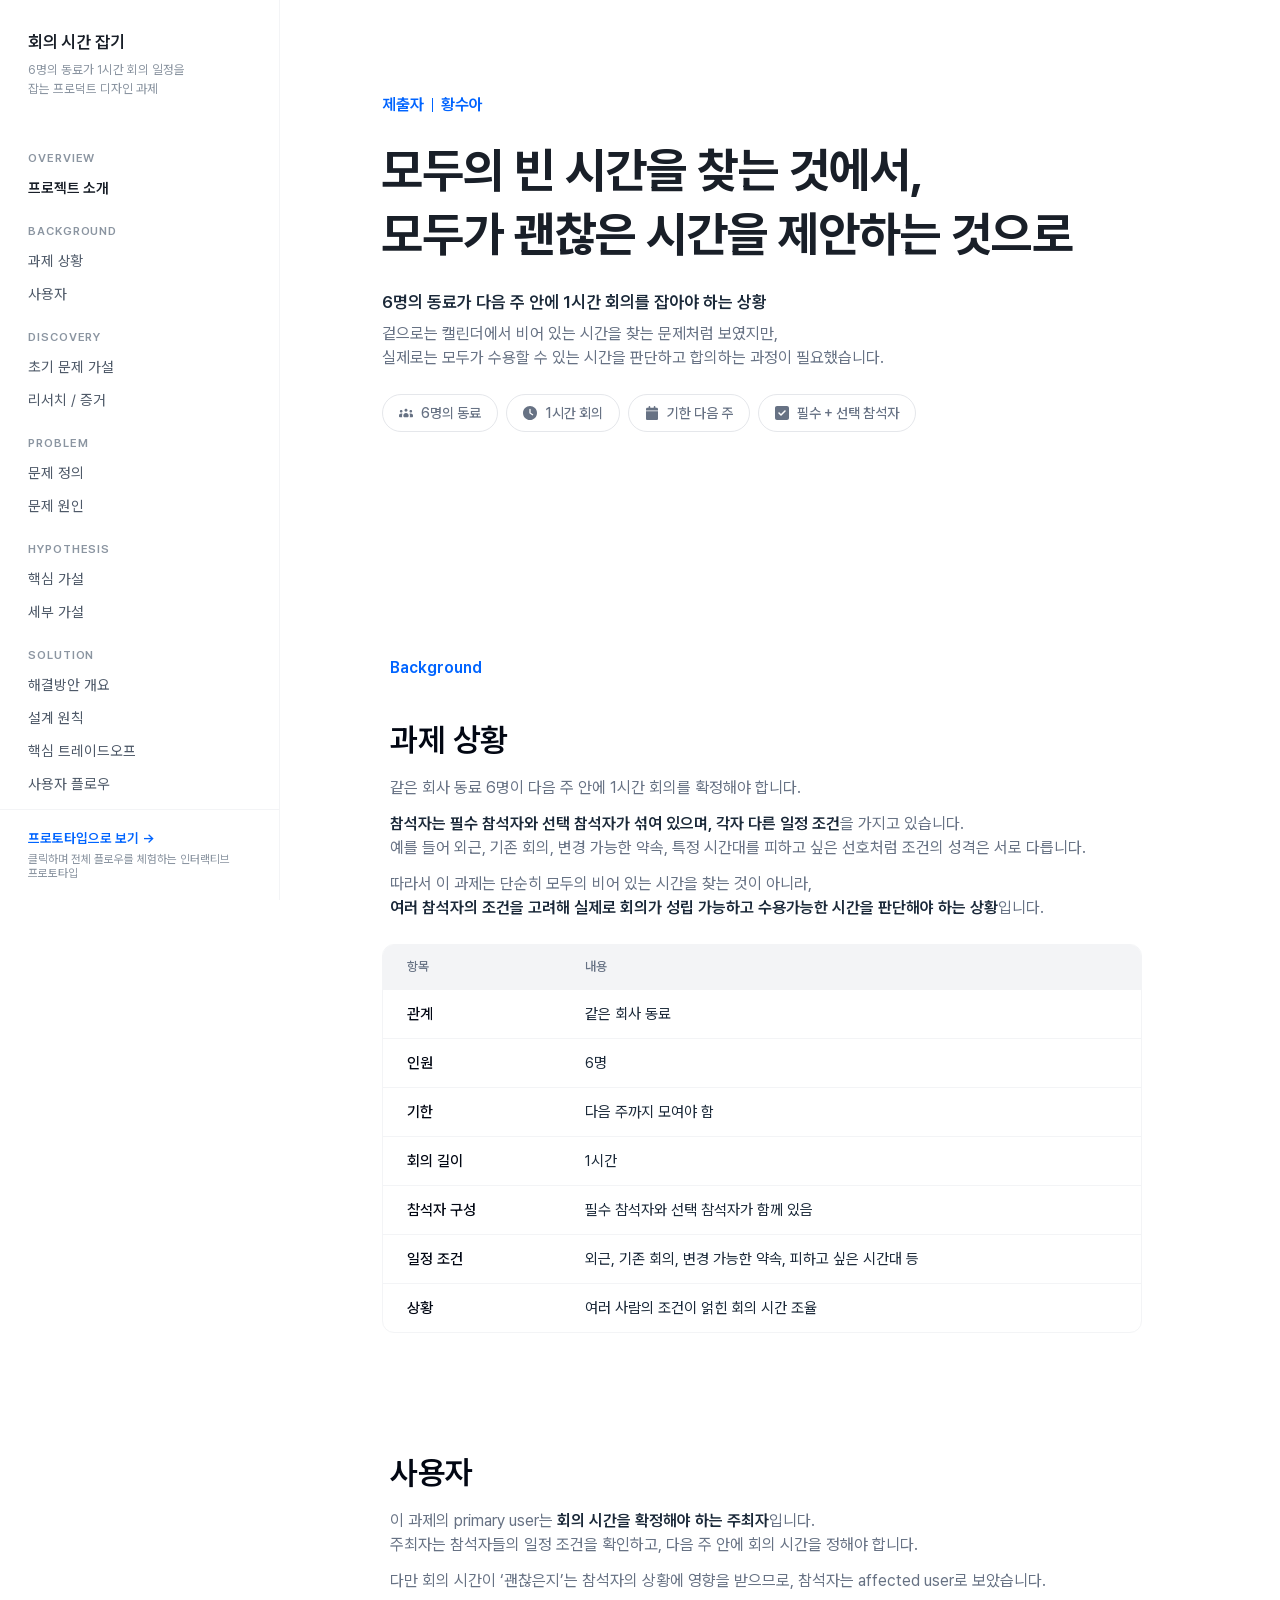
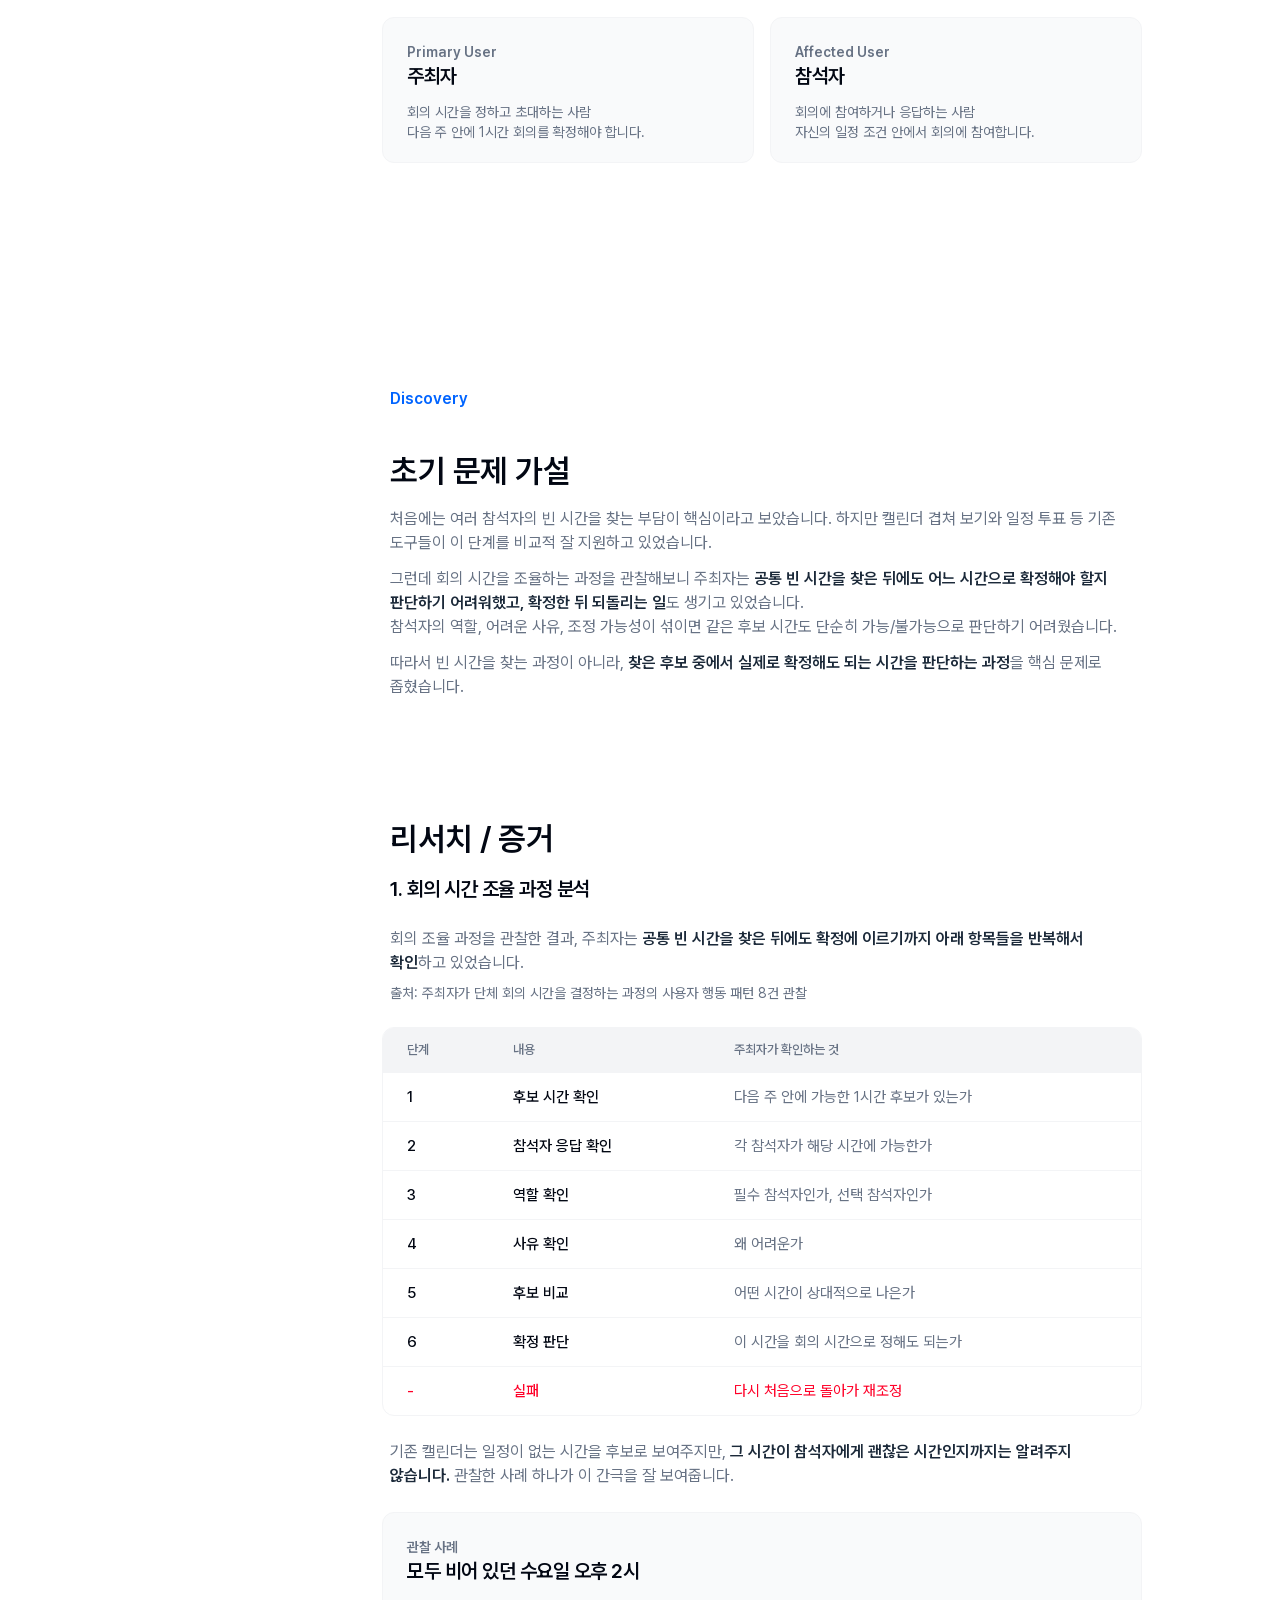
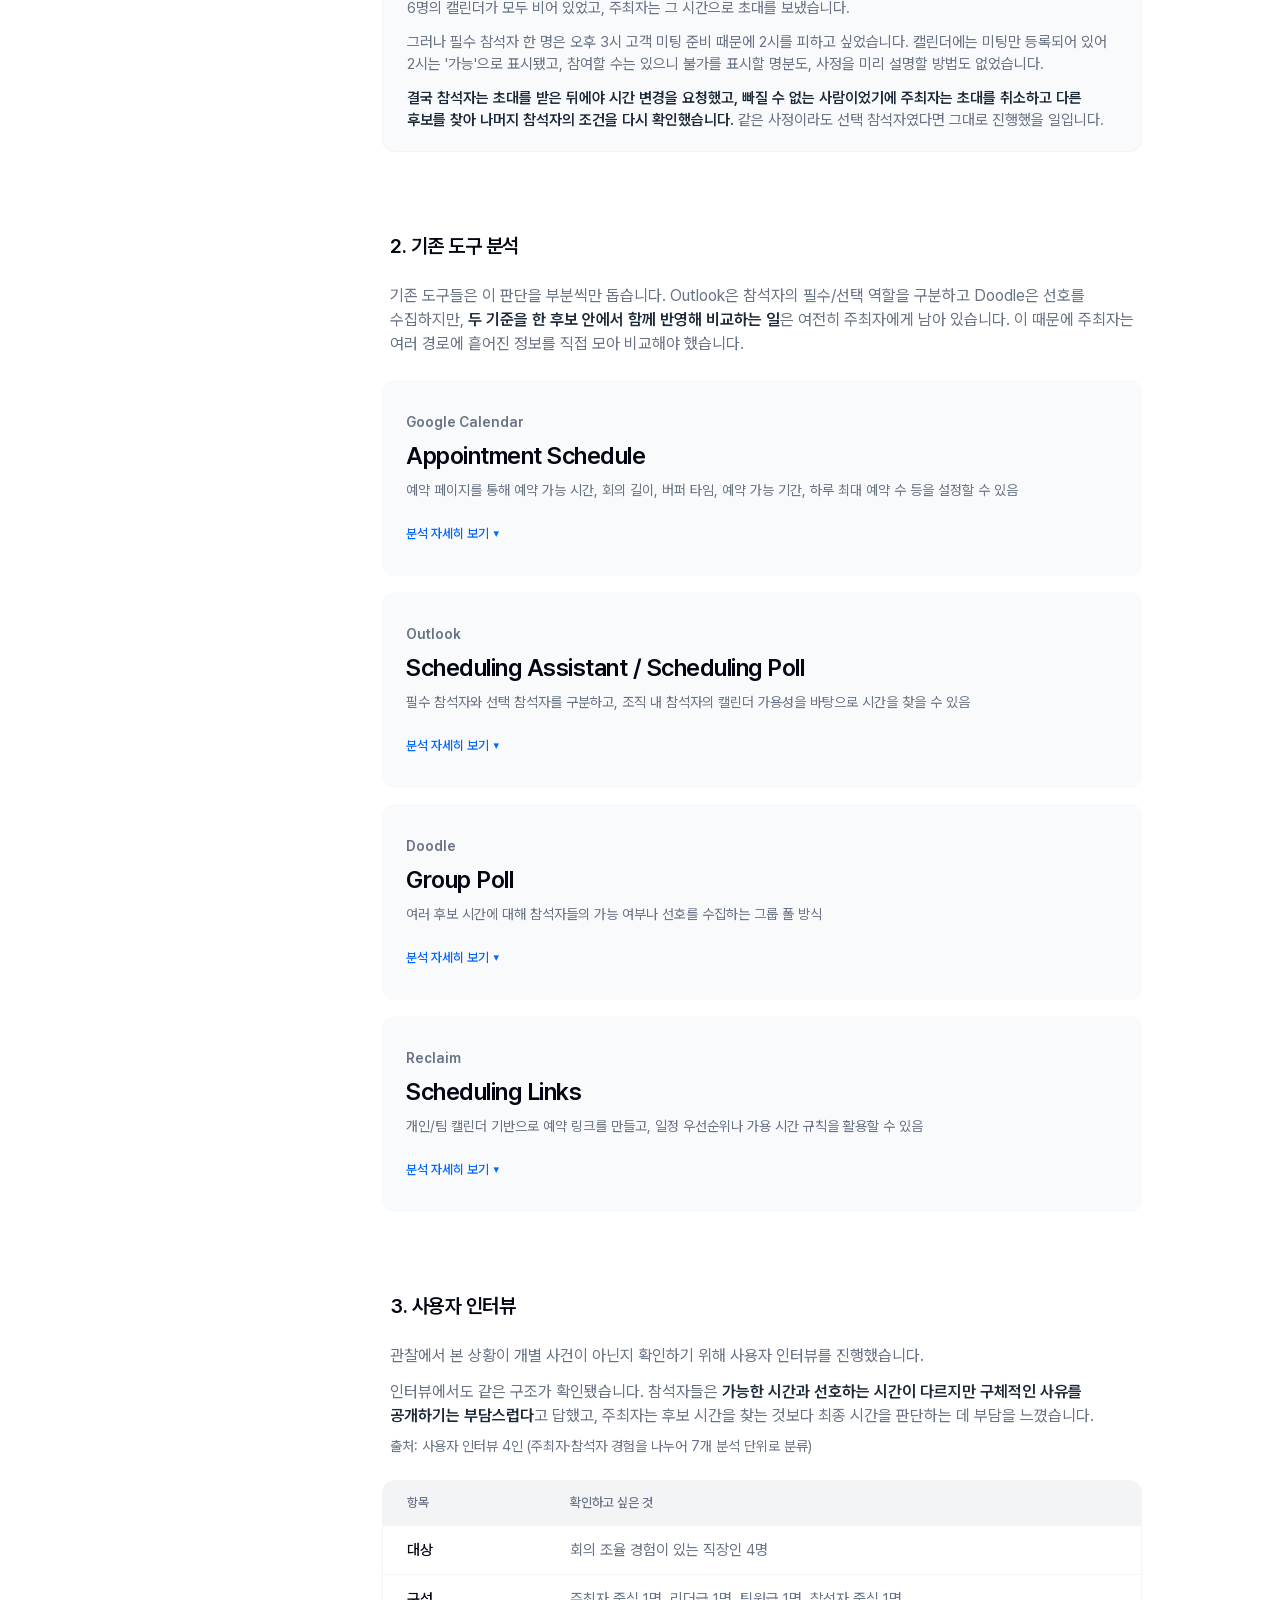
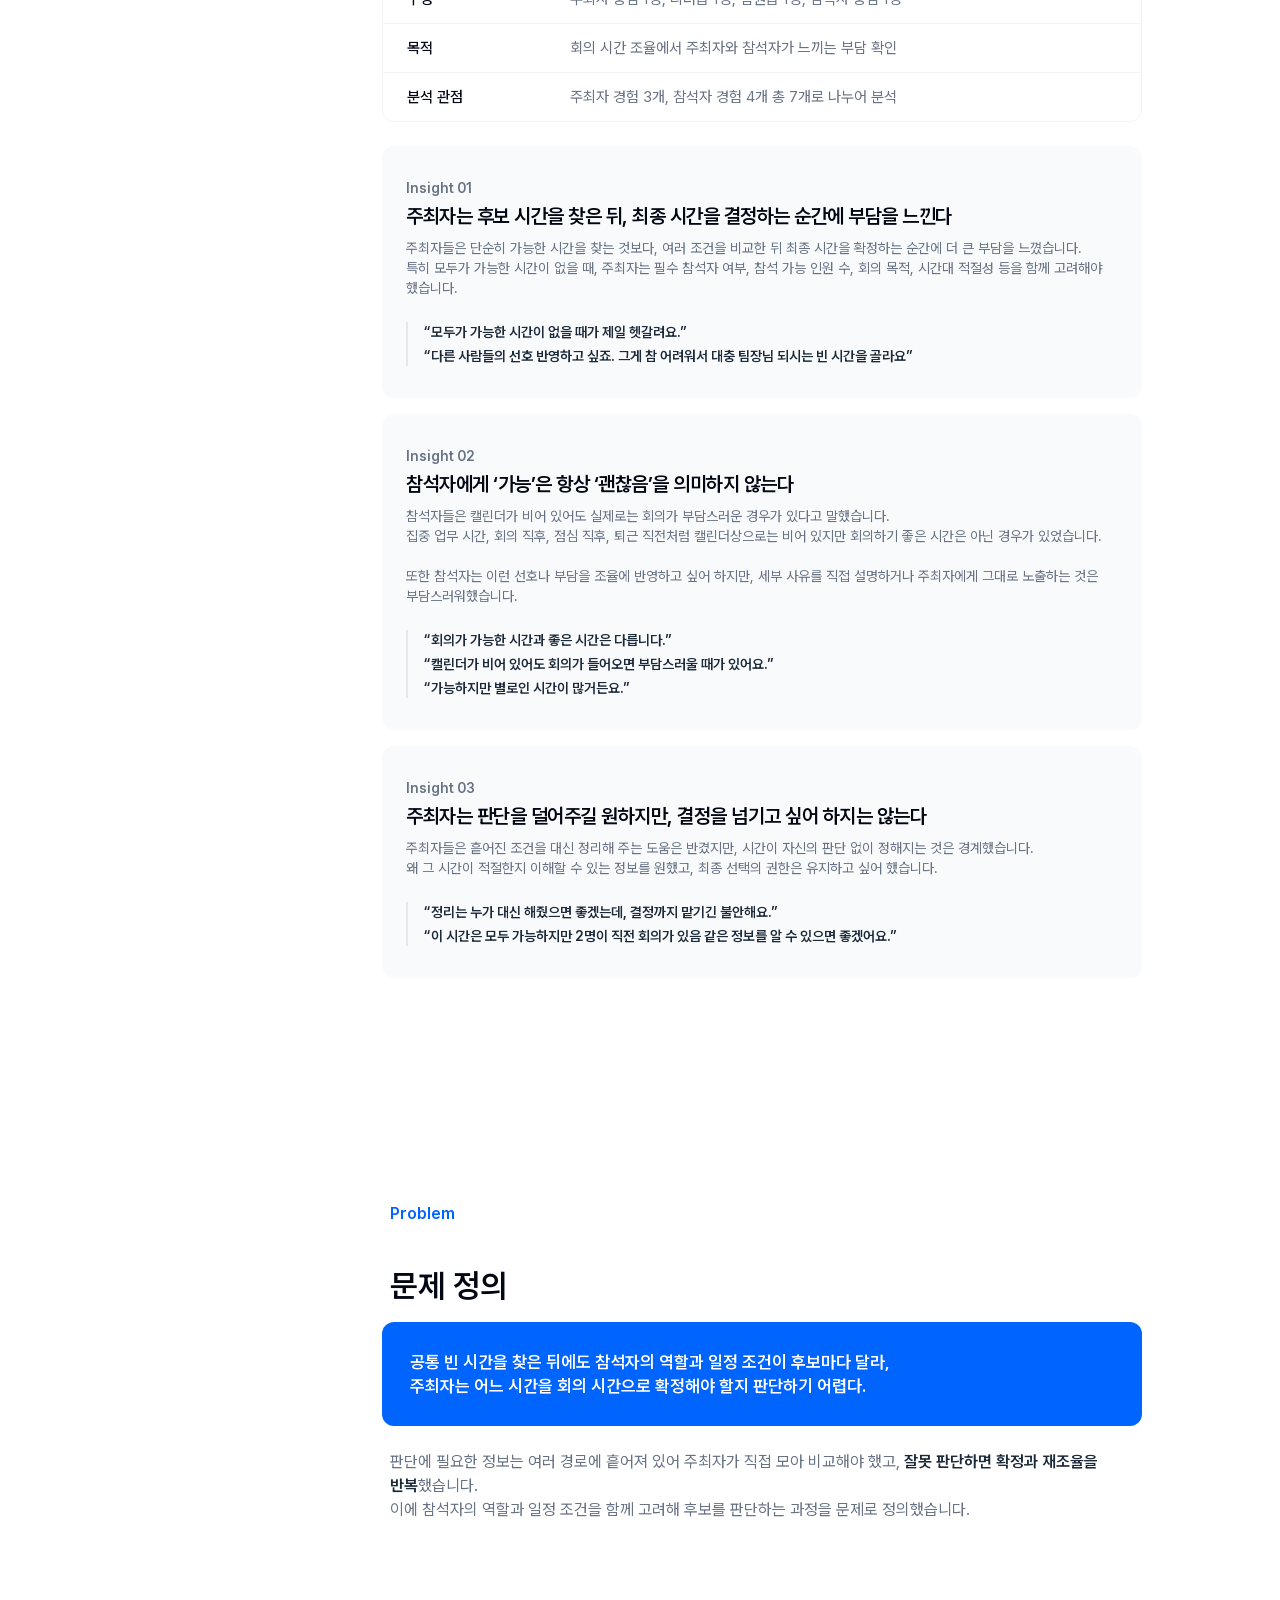
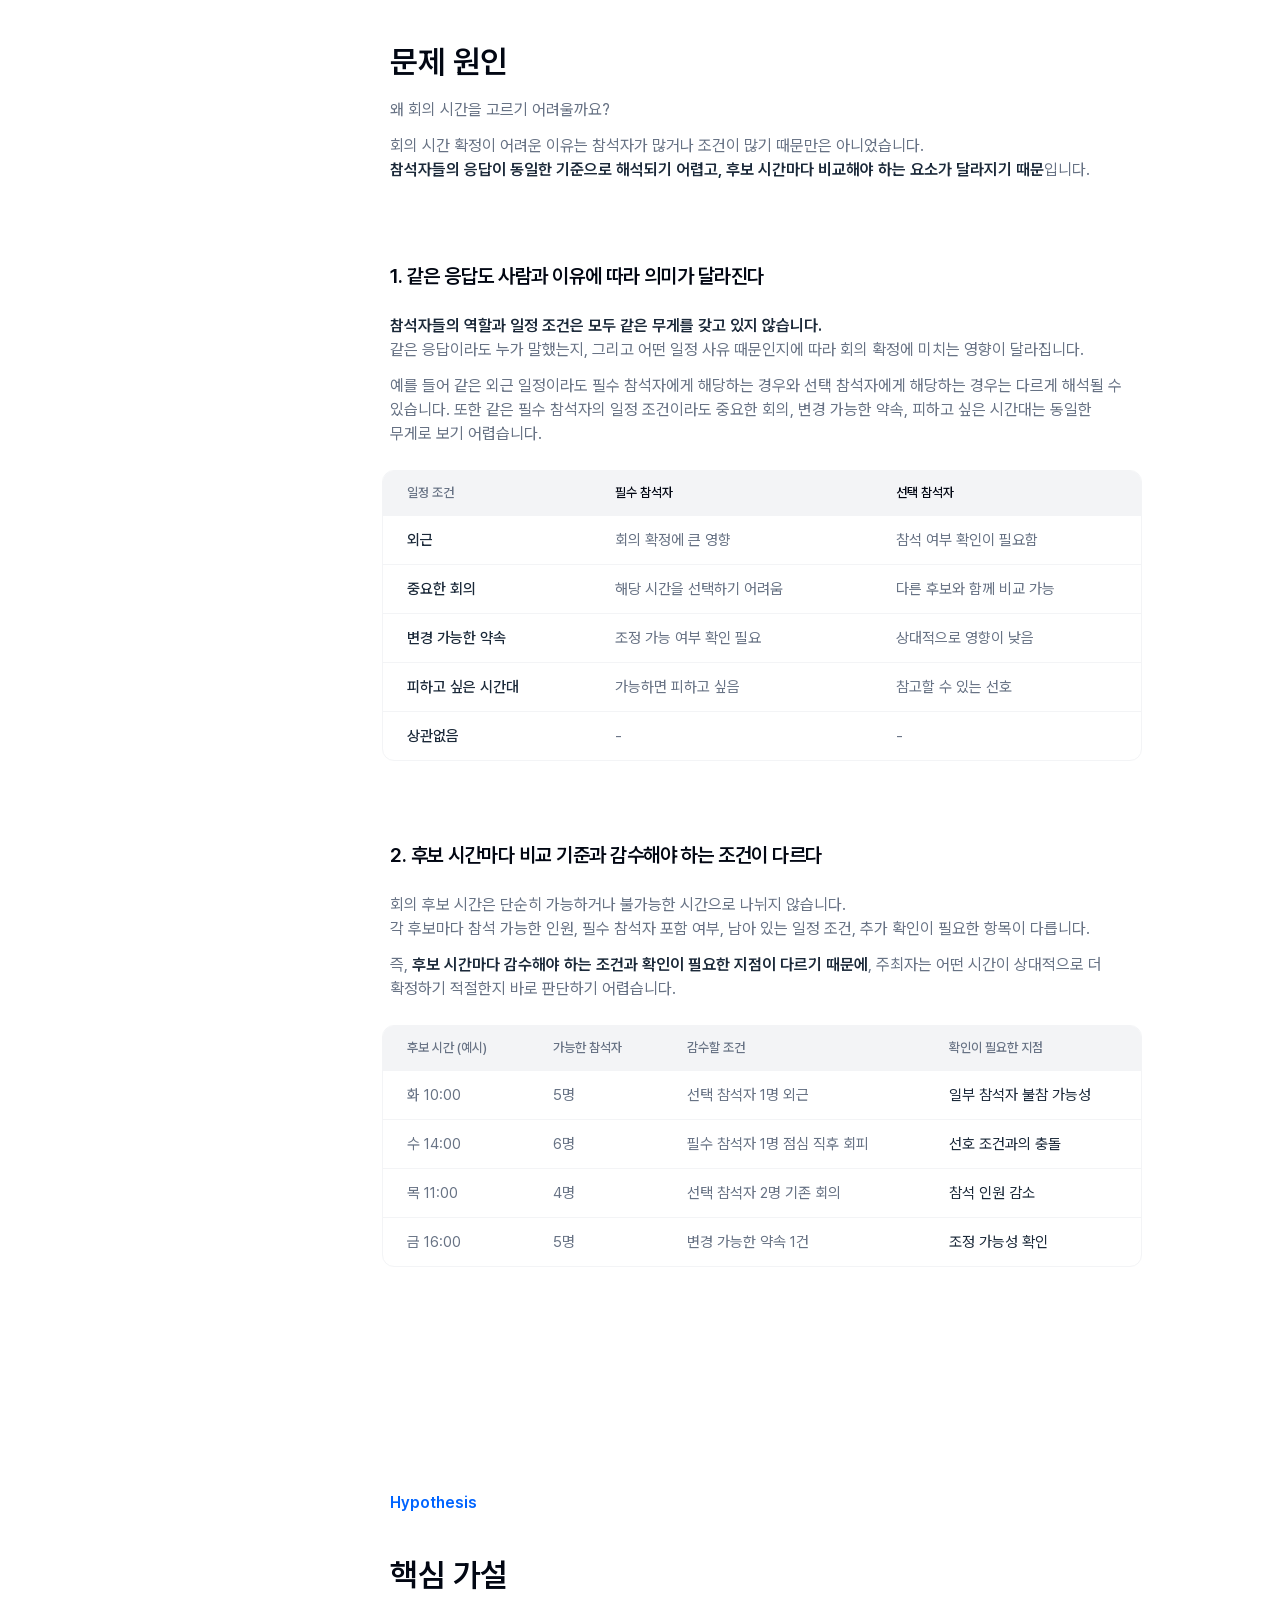
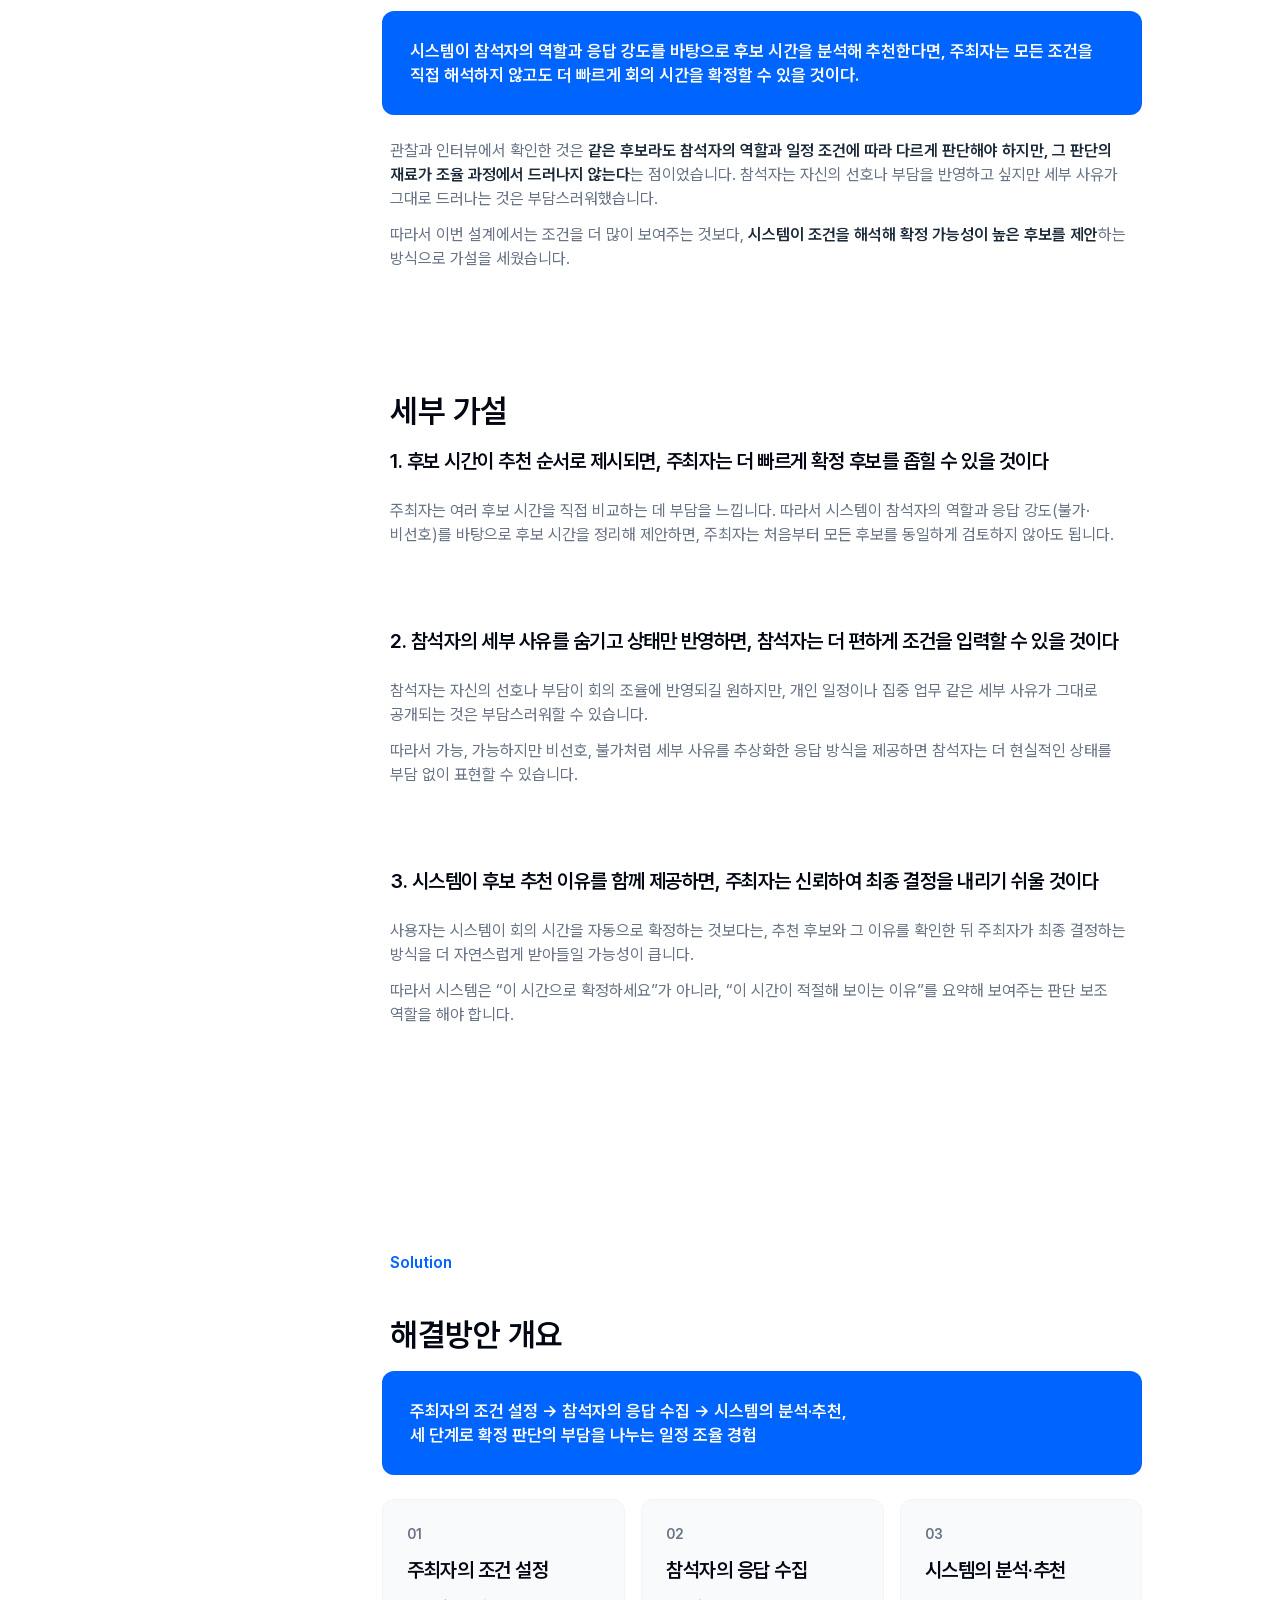
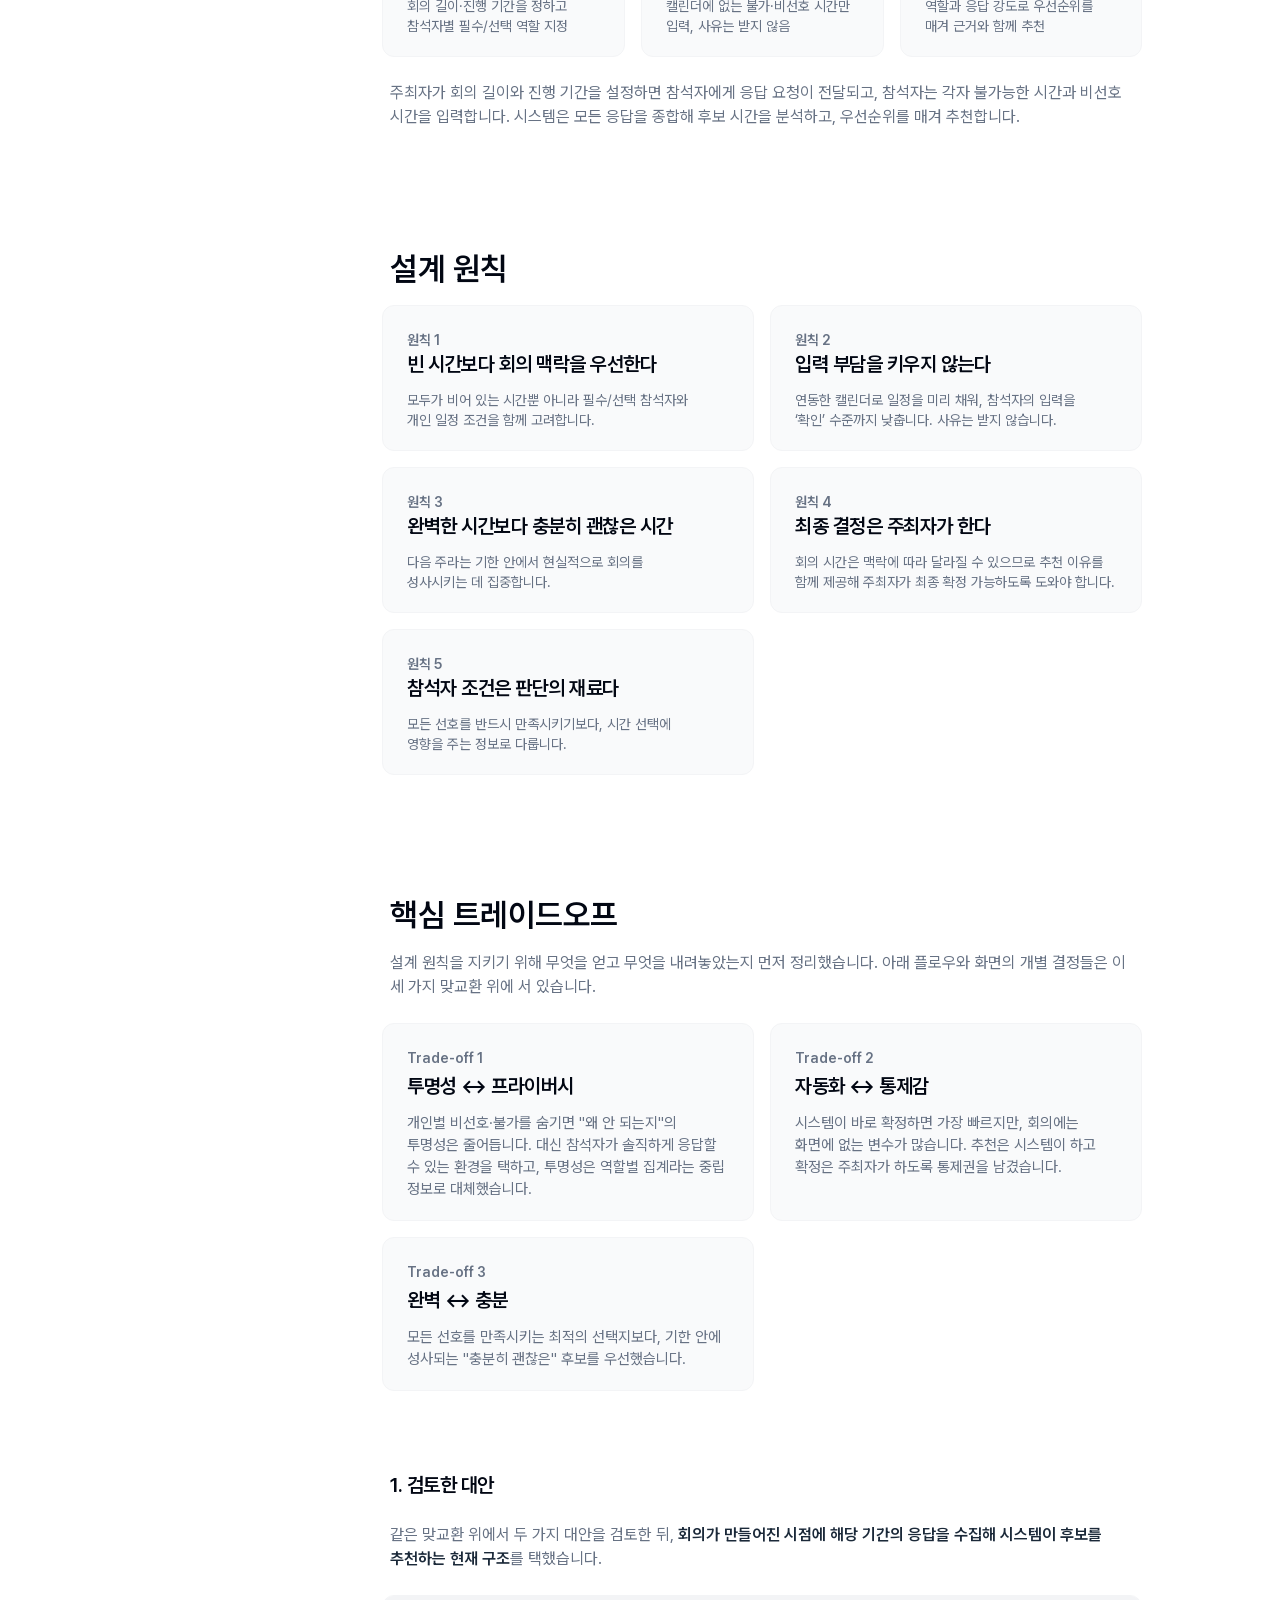
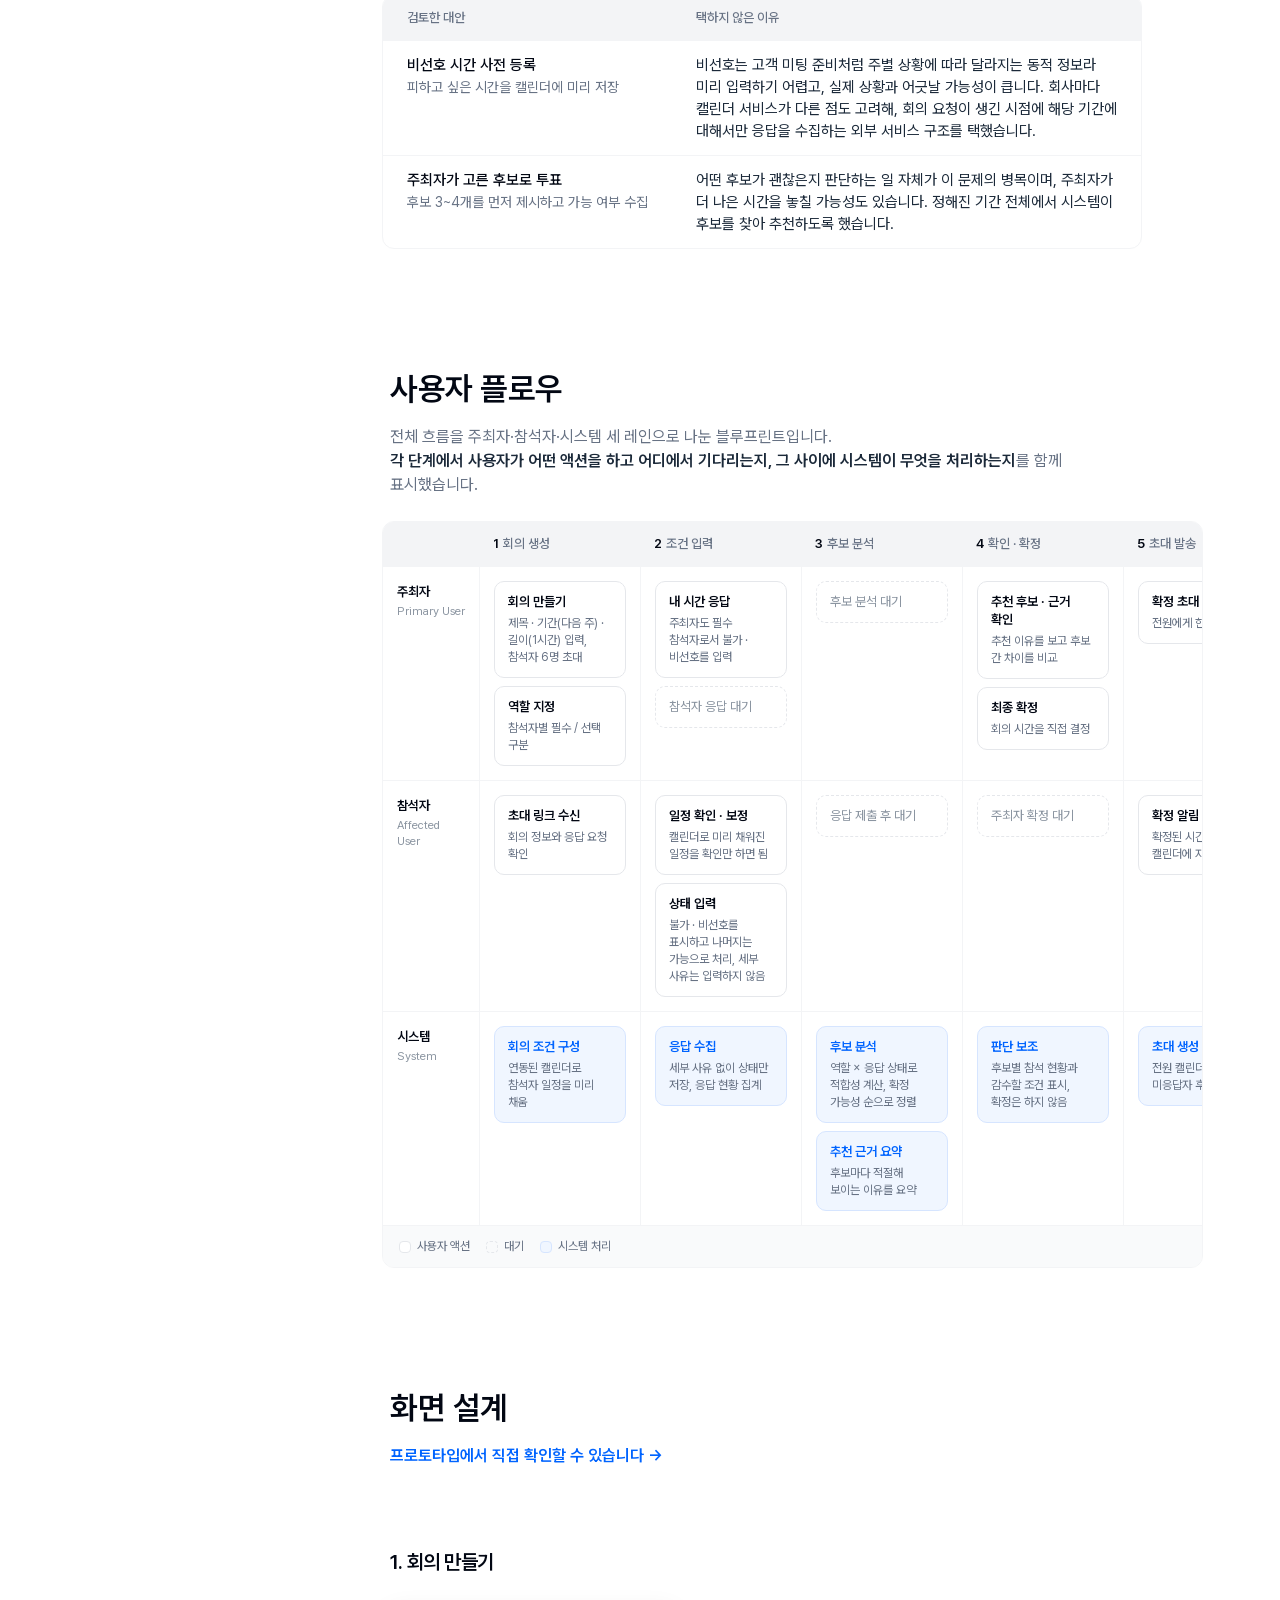
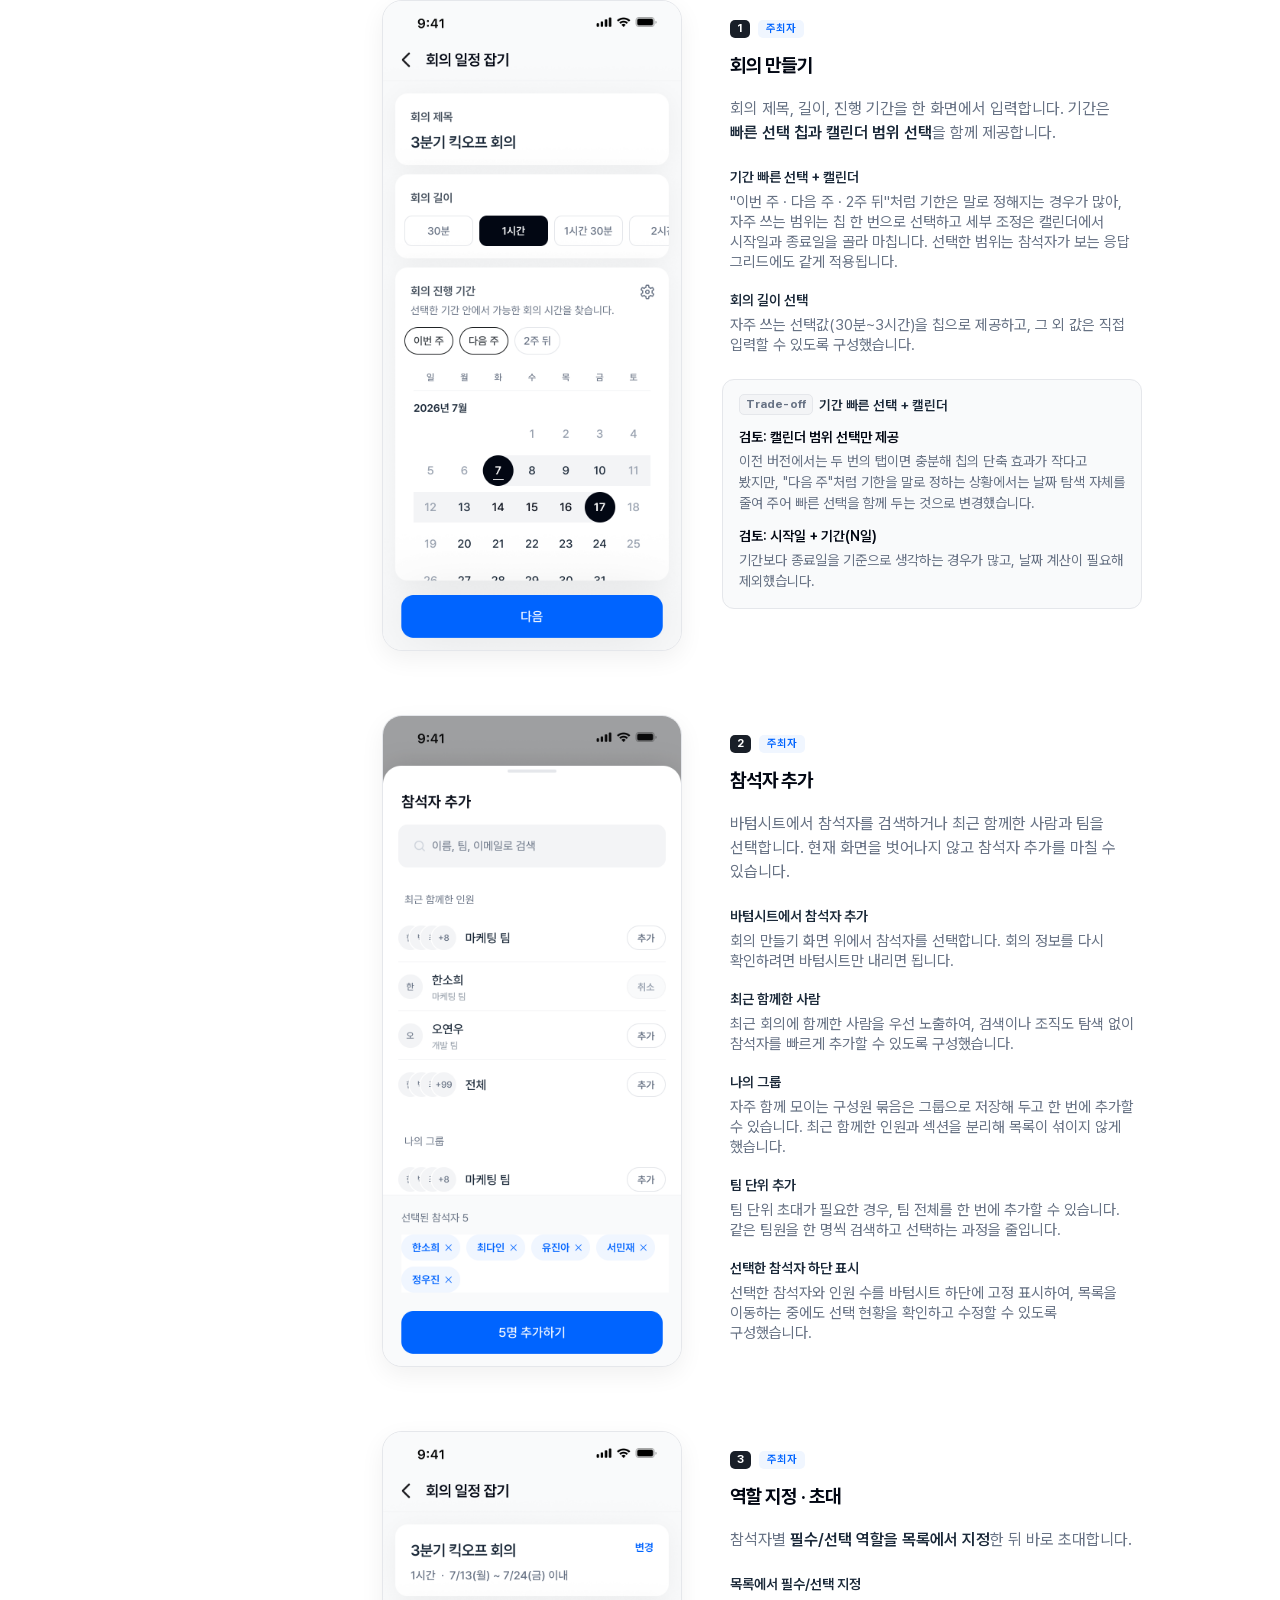
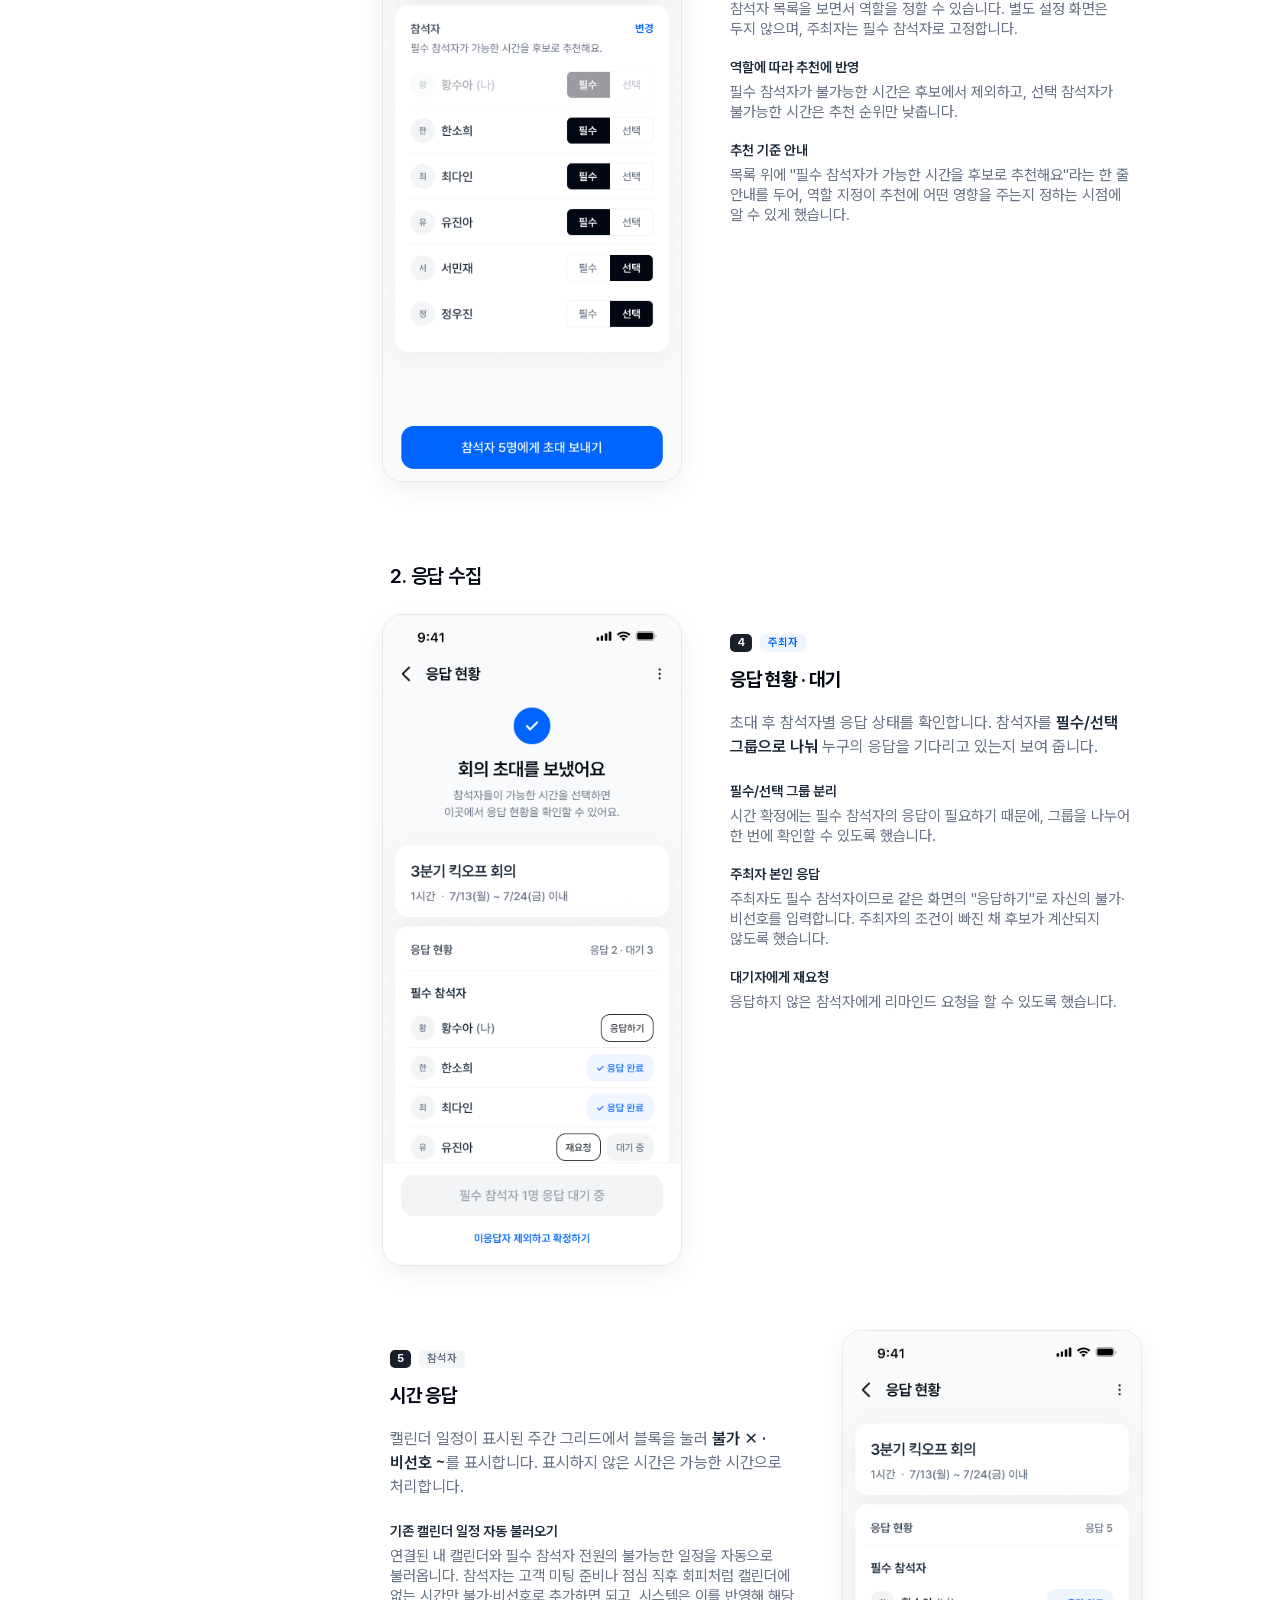
<file: final.html>
<!DOCTYPE html>
<html lang="ko">
<head>
<meta charset="UTF-8">
<meta name="viewport" content="width=device-width, initial-scale=1.0">
<title>회의 시간 잡기 — 프로덕트 디자인 과제</title>
<style>
@font-face{
  font-family:'Pretendard Variable';
  font-weight:45 920;
  font-style:normal;
  font-display:swap;
  src:local('Pretendard Variable'),url('fonts/PretendardVariable.woff2') format('woff2-variations');
}
:root{
  /* Figma Design System tokens */
  --blue:#0064FF;              /* color/azure/50 · Blue Ribbon */
  --text-default:#020713;      /* Typography/default */
  --text-secondary:#1B2939;    /* Typography/secondary */
  --text-subtle:#677284;       /* Typography/subtle */
  --text-error:#FF0028;        /* Typography/error */
  --mirage:#191F28;            /* Mirage */
  --regent:#8B95A1;            /* Regent Gray */
  --trout:#4E5968;             /* Trout */
  --border-default:#E5E7EB;    /* Border/default */
  --border-subtle:#F3F4F6;     /* Border/subtle */
  --surface:#F9FAFB;           /* Fill/surface */
  --surface-raised:#F3F4F6;    /* Fill/surface-raised */
  --sidebar-w:280px;
  --radius:12px;
}
*{margin:0;padding:0;box-sizing:border-box}
html{scroll-behavior:smooth}
body{
  font-family:"Pretendard Variable",Pretendard,-apple-system,BlinkMacSystemFont,"Apple SD Gothic Neo","Malgun Gothic",system-ui,sans-serif;
  font-weight:400;color:var(--text-secondary);background:#fff;
  word-break:keep-all;-webkit-font-smoothing:antialiased;
}
::selection{background:#E8F1FF}
a{color:inherit;text-decoration:none}
img{max-width:100%;display:block}

/* ---------- 타이포 토큰 ---------- */
.h-xl{font-size:32px;line-height:40px;font-weight:600;letter-spacing:-.5px;color:var(--text-default)}
.h-base{font-size:24px;line-height:32px;font-weight:600;letter-spacing:-.5px;color:var(--text-default)}
.h-sm{font-size:20px;line-height:28px;font-weight:600;letter-spacing:-.5px;color:var(--text-default)}
.b-lg-sb{font-size:17px;line-height:24px;font-weight:600}
.b-base{font-size:16px;line-height:24px;font-weight:400;color:var(--text-subtle)}
.b-base-sb{font-size:16px;line-height:24px;font-weight:600}
.b-sm{font-size:15px;line-height:22px;font-weight:400}
.b-sm-md{font-size:15px;line-height:22px;font-weight:500}
.b-xs{font-size:14px;line-height:20px;font-weight:400;color:var(--text-subtle)}
.b-xs-sb{font-size:14px;line-height:20px;font-weight:600}
.b-xs-md{font-size:14px;line-height:20px;font-weight:500}
.cap{font-size:13px;line-height:20px;font-weight:500}
.hl{color:var(--text-secondary);font-weight:600}

/* ---------- 사이드바 ---------- */
#sidebar{
  position:fixed;top:0;left:0;bottom:0;width:var(--sidebar-w);
  border-right:1px solid var(--border-subtle);background:#fff;
  display:flex;flex-direction:column;z-index:50;
}
#sidebar .brand{padding:32px 28px 24px}
#sidebar .brand .logo{font-size:17px;font-weight:600;color:var(--mirage);letter-spacing:-.01em}
#sidebar .brand .sub{font-size:12.5px;line-height:1.55;color:var(--regent);margin-top:8px}
#sidebar nav{flex:1;overflow-y:auto;padding:8px 16px 24px}
#sidebar nav::-webkit-scrollbar{width:4px}
#sidebar nav::-webkit-scrollbar-thumb{background:var(--border-subtle);border-radius:4px}
.nav-group{margin-top:20px}
.nav-group .label{font-size:11.5px;font-weight:600;color:var(--regent);letter-spacing:.08em;padding:0 12px;margin-bottom:6px;text-transform:uppercase}
.nav-item{
  display:block;padding:8px 12px;border-radius:9px;font-size:14.5px;font-weight:400;
  color:var(--trout);transition:background .15s,color .15s;cursor:pointer;
}
.nav-item:hover{background:var(--surface);color:var(--mirage)}
.nav-item.active{color:var(--mirage);font-weight:600}
#sidebar .foot{padding:20px 28px;border-top:1px solid var(--border-subtle)}
#sidebar .foot a{display:flex;align-items:center;gap:6px;font-size:13.5px;font-weight:600;color:var(--blue)}
#sidebar .foot .note{font-size:11.5px;color:var(--regent);margin-top:6px}

/* 모바일 상단바 */
#mobilebar{
  display:none;position:fixed;top:0;left:0;right:0;height:56px;z-index:60;
  background:rgba(255,255,255,.92);backdrop-filter:blur(12px);
  border-bottom:1px solid var(--border-subtle);
  align-items:center;justify-content:space-between;padding:0 20px;
}
#mobilebar .logo{font-size:15px;font-weight:600;color:var(--mirage)}
#menuBtn{border:1px solid var(--border-default);background:#fff;border-radius:9px;padding:7px 14px;font-size:13.5px;font-weight:600;color:var(--text-secondary);font-family:inherit;cursor:pointer}
@media (max-width:960px){
  #sidebar{z-index:70;transform:translateX(-100%);transition:transform .25s ease}
  #sidebar.open{transform:none;box-shadow:0 0 60px rgba(0,0,0,.15)}
  #mobilebar{display:flex}
}

/* ---------- 콘텐츠 레이아웃 ---------- */
#content{margin-left:var(--sidebar-w);padding:0 clamp(28px,6vw,96px) 120px clamp(48px,8vw,128px)}
@media (max-width:960px){#content{margin-left:0;padding-top:56px}}
.doc{max-width:760px;display:flex;flex-direction:column;gap:160px}

/* kicker 섹션 */
.ksec{display:flex;flex-direction:column;gap:40px;padding-top:64px}
.kicker{font-size:16px;line-height:24px;font-weight:600;color:var(--blue);padding:0 8px}
.ksec .contents{display:flex;flex-direction:column;gap:120px}

/* h2 서브섹션 */
.sec{display:flex;flex-direction:column;gap:16px;scroll-margin-top:40px}
#intro{scroll-margin-top:40px}
@media (max-width:960px){.sec,#intro{scroll-margin-top:72px}}
.sec>h2{padding:0 8px}
.sec .body{display:flex;flex-direction:column;gap:80px;counter-reset:h3num}
.sec p{white-space:pre-line}
/* 그룹(소제목 + 관련 콘텐츠 전체) 내부 여백 — 그룹 간 여백(80px)과 분리 */
.grp{display:flex;flex-direction:column;gap:24px}
h3.h-sm{padding:0 8px;counter-increment:h3num}
.grp>h3.h-sm{margin-bottom:0}
h3.h-sm::before{content:counter(h3num)". "}
.pgroup{display:flex;flex-direction:column;gap:12px;padding:0 8px}
.src{margin-top:-16px;padding:0 8px}

/* ---------- 인트로 ---------- */
#intro{padding-top:95px;display:flex;flex-direction:column;gap:24px}
#intro .submitter{display:flex;align-items:center;gap:8px;font-size:16px;font-weight:600;color:var(--blue)}
#intro .submitter .bar{width:1px;height:14px;background:var(--blue)}
#intro h1{font-size:48px;line-height:64px;font-weight:700;letter-spacing:-.5px;color:var(--mirage);white-space:pre-line}
@media (max-width:768px){#intro h1{font-size:34px;line-height:46px}}
#intro .lead{display:flex;flex-direction:column;gap:8px}
#intro .lead .strong{color:var(--text-secondary)}
.tagbar{display:flex;flex-wrap:wrap;gap:8px}
.tag{
  display:flex;align-items:center;gap:8px;padding:8px 16px;
  border:1px solid var(--border-default);border-radius:999px;background:#fff;
}
.tag img{width:14px;height:14px}
.tag span{font-size:14px;line-height:20px;font-weight:500;color:var(--text-subtle)}

/* ---------- 표 ---------- */
.tbl{border:1px solid var(--border-subtle);border-radius:var(--radius);overflow:hidden}
.tbl-scroll{overflow-x:auto}
table{border-collapse:collapse;width:100%}
th{background:var(--surface-raised);padding:12px 24px;text-align:left;font-size:13px;line-height:20px;font-weight:500;color:var(--text-subtle);white-space:nowrap}
th.dark{color:var(--text-default)}
td{padding:13px 24px;border-top:1px solid var(--border-subtle);font-size:15px;line-height:22px;font-weight:400;color:var(--text-subtle);vertical-align:top}
td.key{font-weight:500;color:var(--text-default);white-space:nowrap}
td.key2{font-weight:500;color:var(--text-secondary);white-space:nowrap}
td.hl2{color:var(--text-secondary)}
tr.fail td{color:var(--text-error)}
tr.fail td.key{color:var(--text-error)}
@media (max-width:768px){th,td{padding:12px 16px}}

/* ---------- 카드 ---------- */
.cards2{display:grid;grid-template-columns:1fr 1fr;gap:16px}
.cards1{display:flex;flex-direction:column;gap:16px}
.cards3{display:grid;grid-template-columns:1fr 1fr 1fr;gap:16px}
@media (max-width:768px){.cards2,.cards3{grid-template-columns:1fr}}
.card{
  background:var(--surface);border:1px solid var(--border-subtle);border-radius:var(--radius);
  padding:24px 24px 20px;display:flex;flex-direction:column;gap:12px;
}
.card .label{font-size:14px;line-height:20px;font-weight:600;color:var(--text-subtle)}
.card h4{font-size:20px;line-height:28px;font-weight:600;letter-spacing:-.5px;color:var(--text-default)}
.card p{font-size:14px;line-height:20px;font-weight:400;color:var(--text-subtle);white-space:pre-line}
#edge-cases .cards1 .card p,#observed-case .card p{font-size:15px;line-height:22px}
#tradeoffs .card p{font-size:15px;line-height:22px}
#tradeoffs .card .label{margin-bottom:4px}
.limit-list{display:flex;flex-direction:column;gap:8px;list-style:none}
.limit-list li{position:relative;padding-left:14px;font-size:16px;line-height:24px;color:var(--text-subtle)}
.limit-list li::before{content:"-";position:absolute;left:0;color:var(--text-subtle)}

/* ---------- 콜아웃 ---------- */
.callout{
  background:var(--blue);border-radius:var(--radius);padding:28px;
}
.callout p{font-size:17px;line-height:24px;font-weight:600;color:#fff;white-space:pre-line}
.metric-callout{display:flex;flex-direction:column;gap:6px}
.metric-callout .metric-label{font-size:13px;line-height:20px;font-weight:600;color:rgba(255,255,255,.72)}
.metric-callout .metric-value{font-size:24px;line-height:32px;font-weight:700;letter-spacing:-.4px;color:#fff}
.metric-callout .metric-meta{display:flex;flex-direction:column;gap:8px;margin-top:10px;padding-top:12px;border-top:1px solid rgba(255,255,255,.2)}
.metric-callout .metric-detail{display:grid;grid-template-columns:56px 1fr;gap:10px;align-items:start}
.metric-callout .metric-detail span{font-size:12px;line-height:22px;font-weight:600;color:rgba(255,255,255,.68)}
.metric-callout .metric-detail p{font-size:15px;line-height:22px;font-weight:400;color:rgba(255,255,255,.9);white-space:normal}

/* ---------- 기존 도구 카드 (아코디언) ---------- */
.tools{display:flex;flex-direction:column;gap:16px}
.tool{
  background:var(--surface);border-radius:var(--radius);padding:32px 24px;
  display:flex;flex-direction:column;gap:24px;cursor:pointer;
}
.tool .head{display:flex;flex-direction:column;gap:4px}
.tool .svc{font-size:14px;line-height:20px;font-weight:600;color:var(--text-subtle)}
.tool .head h4{font-size:24px;line-height:32px;font-weight:600;letter-spacing:-.5px;color:var(--text-default);margin:4px 0}
.tool .head .desc{font-size:14px;line-height:20px;font-weight:400;color:var(--text-subtle)}
.tool .detail{display:none;flex-direction:column;gap:24px}
.tool.open .detail{display:flex}
.tool .aspects{display:flex;flex-direction:column;gap:24px}
.tool .aspect{display:flex;flex-direction:column;gap:4px}
.tool .aspect .at{font-size:14px;line-height:20px;font-weight:600;color:var(--text-secondary)}
.tool .aspect .ad{font-size:14px;line-height:20px;font-weight:400;color:var(--text-subtle)}
.tool .shot{border-radius:10px;width:100%;height:auto}
.tool .toggle{
  display:flex;align-items:center;gap:4px;background:none;border:none;cursor:pointer;
  font-family:inherit;font-size:13px;line-height:20px;font-weight:500;color:var(--blue);padding:0;
  align-self:flex-start;
}
.tool .toggle .chev{transition:transform .2s ease;font-size:11px}
.tool.open .toggle .chev{transform:rotate(180deg)}

/* ---------- 사용자 플로우 (블루프린트) ---------- */
.bp-wrap{border:1px solid var(--border-subtle);border-radius:var(--radius);overflow:hidden}
/* 블루프린트는 읽기 컬럼(760px)을 벗어나 오른쪽으로 넓게 펼친다 */
@media (min-width:961px){
  #userflow .bp-wrap{
    width:min(1040px, calc(100vw - var(--sidebar-w) - clamp(48px,8vw,128px) - clamp(28px,6vw,96px)));
  }
}
.bp-scroll{overflow-x:auto}
/* 최소 폭 아래로는 눌러 담지 않고 가로 스크롤로 처리 */
.bp{display:grid;grid-template-columns:96px repeat(5,minmax(0,1fr));min-width:900px}
.bp .bh{
  background:var(--surface-raised);padding:12px 14px;
  font-size:13px;line-height:20px;font-weight:500;color:var(--text-subtle);
}
.bp .bh .no{font-weight:600;color:var(--text-default);margin-right:4px}
.bp .lane{
  padding:16px 14px;border-top:1px solid var(--border-subtle);
  display:flex;flex-direction:column;gap:2px;justify-content:flex-start;
}
.bp .lane .who{font-size:13px;line-height:18px;font-weight:600;color:var(--text-default)}
.bp .lane .en{font-size:11.5px;line-height:16px;color:var(--regent)}
.bp .cell{
  padding:14px;border-top:1px solid var(--border-subtle);border-left:1px solid var(--border-subtle);
  display:flex;flex-direction:column;gap:8px;
}
.bpc{border-radius:10px;padding:11px 13px}
.bpc .t{font-size:13px;line-height:18px;font-weight:600;color:var(--text-default)}
.bpc .d{font-size:12px;line-height:17px;font-weight:400;color:var(--text-subtle);margin-top:4px}
.bpc.act{background:#fff;border:1px solid var(--border-default)}
.bpc.wait{
  border:1px dashed var(--border-default);background:transparent;
  font-size:13px;line-height:18px;color:var(--regent);
}
.bpc.sys{background:#F0F6FF;border:1px solid #D6E5FF}
.bpc.sys .t{color:var(--blue)}
.bp-legend{
  display:flex;flex-wrap:wrap;gap:16px;padding:12px 16px;
  border-top:1px solid var(--border-subtle);background:var(--surface);
}
.bp-legend span{display:flex;align-items:center;gap:6px;font-size:12px;line-height:17px;color:var(--text-subtle)}
.bp-legend i{width:12px;height:12px;border-radius:4px;display:inline-block;flex:none}
.bp-legend .l-act{background:#fff;border:1px solid var(--border-default)}
.bp-legend .l-wait{background:transparent;border:1px dashed var(--border-default)}
.bp-legend .l-sys{background:#F0F6FF;border:1px solid #D6E5FF}

/* ---------- 화면 설계 · 최종 플로우 (이미지 좌 · 설명 우) ---------- */
.flow-stack{display:flex;flex-direction:column;gap:64px}
.flow-block{display:flex;flex-direction:row;gap:40px;align-items:flex-start}
.flow-block.rev{flex-direction:row-reverse}
@media (max-width:768px){.flow-block,.flow-block.rev{flex-direction:column;gap:20px}}
.flow-block .shot{width:100%;max-width:300px;flex:none;border:1px solid var(--border-default);border-radius:20px;display:block;background:#F4F5F7;box-shadow:0 8px 24px rgba(2,7,19,.06)}
.flow-block .finfo{display:flex;flex-direction:column;gap:14px;flex:1;min-width:0;margin-top:20px}
.flow-block .fhead{display:flex;align-items:center;gap:8px;padding:0 8px}
.flow-block .no{font-size:11px;line-height:16px;font-weight:700;color:#fff;background:var(--mirage);border-radius:5px;padding:1px 7px}
.flow-block .fb{font-size:11px;line-height:16px;font-weight:600;border-radius:5px;padding:1px 8px}
.fb.host{background:#F0F6FF;color:var(--blue)}
.fb.guest{background:var(--surface-raised);color:var(--text-subtle)}
.flow-block .ftitle{font-size:19px;line-height:27px;font-weight:700;letter-spacing:-.3px;color:var(--text-default);padding:0 8px}
.flow-block .flead{padding:0 8px;margin-top:4px}
.flow-block ul{list-style:none;margin:8px 0 0;padding:0 8px;display:flex;flex-direction:column;gap:18px}
.flow-block li{font-size:14px;line-height:20px;color:var(--text-subtle)}
.flow-block .ll{display:block;font-weight:600;color:var(--text-secondary);margin-bottom:5px}
.flow-block .ld{display:block;font-size:15px;color:var(--text-subtle)}
/* 화면별 트레이드오프 — 콘텐츠 컬럼 우측 바깥의 사이드 노트 */
.flow-block{position:relative}
.txside{
  position:absolute;left:100%;top:20px;margin-left:40px;width:260px;
  padding:14px 16px 16px;background:var(--surface);border:1px solid var(--border-default);border-radius:12px;
  display:flex;flex-direction:column;gap:12px;
}
.tx-head{display:flex;align-items:center;gap:6px}
.tx-tag{font-size:11.5px;line-height:17px;font-weight:700;letter-spacing:.2px;color:var(--text-subtle);background:var(--surface-raised);border:1px solid var(--border-default);border-radius:5px;padding:1px 6px}
.tx-of{font-size:13.5px;line-height:20px;font-weight:600;color:var(--text-secondary)}
.txitem .alt{font-size:14px;line-height:20px;font-weight:600;color:var(--text-default);margin-bottom:4px}
.txitem p{font-size:14px;line-height:21px;color:var(--text-subtle);margin:0}
/* 우측 여백이 부족하면 본문 아래 인라인 카드로 */
@media (max-width:1459px){
  .txside{position:static;width:auto;margin:10px 0 0}
}
.plink{color:var(--blue);font-weight:600}
.end-proto{display:flex;justify-content:center;margin-top:-64px;padding:0 8px 40px}
.end-proto a{
  position:relative;display:inline-flex;align-items:center;justify-content:center;
  padding:15px 24px;border-radius:10px;background:var(--blue);color:#fff;
  font-size:18px;line-height:26px;font-weight:700;letter-spacing:-.2px;
  box-shadow:0 12px 28px rgba(0,100,255,.24);transition:transform .18s ease,box-shadow .18s ease;
}
.end-proto a:hover{transform:translateY(-2px);box-shadow:0 16px 32px rgba(0,100,255,.3)}

/* ---------- 인사이트 카드 ---------- */
.insights{display:flex;flex-direction:column;gap:16px}
.insight{
  background:var(--surface);border-radius:var(--radius);padding:32px 24px;
  display:flex;flex-direction:column;gap:24px;
}
.insight .label{font-size:14px;line-height:20px;font-weight:600;color:var(--text-subtle)}
.insight h4{font-size:20px;line-height:28px;font-weight:600;letter-spacing:-.5px;color:var(--text-default);margin:4px 0 8px}
.insight .desc{font-size:14px;line-height:20px;font-weight:400;color:var(--text-subtle);white-space:pre-line}
.insight .quotes{display:flex;flex-direction:column;gap:4px;border-left:2px solid var(--border-default);padding-left:16px}
.insight .quotes p{font-size:14px;line-height:20px;font-weight:600;color:var(--text-secondary)}
</style>
</head>
<body>

<!-- ============ 모바일 상단바 ============ -->
<div id="mobilebar">
  <span class="logo">회의 시간 잡기</span>
  <button id="menuBtn" type="button">목차</button>
</div>

<!-- ============ 사이드바 (우측 콘텐츠 구성 기반 목차) ============ -->
<aside id="sidebar">
  <div class="brand">
    <div class="logo">회의 시간 잡기</div>
    <div class="sub">6명의 동료가 1시간 회의 일정을<br>잡는 프로덕트 디자인 과제</div>
  </div>
  <nav id="toc">
    <div class="nav-group">
      <div class="label">OVERVIEW</div>
      <a class="nav-item" href="#intro">프로젝트 소개</a>
    </div>
    <div class="nav-group">
      <div class="label">Background</div>
      <a class="nav-item" href="#context">과제 상황</a>
      <a class="nav-item" href="#users">사용자</a>
    </div>
    <div class="nav-group">
      <div class="label">Discovery</div>
      <a class="nav-item" href="#early-hypothesis">초기 문제 가설</a>
      <a class="nav-item" href="#research">리서치 / 증거</a>
    </div>
    <div class="nav-group">
      <div class="label">Problem</div>
      <a class="nav-item" href="#problem-def">문제 정의</a>
      <a class="nav-item" href="#problem-cause">문제 원인</a>
    </div>
    <div class="nav-group">
      <div class="label">Hypothesis</div>
      <a class="nav-item" href="#hypothesis">핵심 가설</a>
      <a class="nav-item" href="#sub-hypothesis">세부 가설</a>
    </div>
    <div class="nav-group">
      <div class="label">Solution</div>
      <a class="nav-item" href="#solution">해결방안 개요</a>
      <a class="nav-item" href="#principles">설계 원칙</a>
      <a class="nav-item" href="#tradeoffs">핵심 트레이드오프</a>
      <a class="nav-item" href="#userflow">사용자 플로우</a>
      <a class="nav-item" href="#screens">화면 설계</a>
      <a class="nav-item" href="#edge-cases">예외 상황 및 고려사항</a>
    </div>
    <div class="nav-group">
      <div class="label">Measurement</div>
      <a class="nav-item" href="#metrics">성과 측정 기준</a>
    </div>
    <div class="nav-group">
      <div class="label">Reflection</div>
      <a class="nav-item" href="#limits">한계</a>
    </div>
  </nav>
  <div class="foot">
    <a href="prototype-final.html">프로토타입으로 보기 →</a>
    <div class="note">클릭하며 전체 플로우를 체험하는 인터랙티브 프로토타입</div>
  </div>
</aside>

<!-- ============ 콘텐츠 ============ -->
<main id="content">
  <div class="doc">

    <!-- ===== 개요 ===== -->
    <section id="intro">
      <div class="submitter">제출자 <span class="bar"></span> 황수아</div>
      <h1>모두의 빈 시간을 찾는 것에서,
모두가 괜찮은 시간을 제안하는 것으로</h1>
      <div class="lead">
        <p class="b-lg-sb hl">6명의 동료가 다음 주 안에 1시간 회의를 잡아야 하는 상황</p>
        <p class="b-base">겉으로는 캘린더에서 비어 있는 시간을 찾는 문제처럼 보였지만,<br>실제로는 모두가 수용할 수 있는 시간을 판단하고 합의하는 과정이 필요했습니다.</p>
      </div>
      <div class="tagbar">
        <div class="tag"><img src="figma-export/images/vector-21.svg" alt=""><span>6명의 동료</span></div>
        <div class="tag"><img src="figma-export/images/vector-25.svg" alt=""><span>1시간 회의</span></div>
        <div class="tag"><img src="figma-export/images/vector-29.svg" alt=""><span>기한 다음 주</span></div>
        <div class="tag"><img src="figma-export/images/vector-33.svg" alt=""><span>필수 + 선택 참석자</span></div>
      </div>
    </section>

    <!-- ===== Background ===== -->
    <div class="ksec">
      <div class="kicker">Background</div>
      <div class="contents">

        <section class="sec" id="context">
          <h2 class="h-xl">과제 상황</h2>
          <div class="body">
            <div class="grp">
              <div class="pgroup">
                <p class="b-base">같은 회사 동료 6명이 다음 주 안에 1시간 회의를 확정해야 합니다.</p>
                <p class="b-base"><span class="hl">참석자는 필수 참석자와 선택 참석자가 섞여 있으며, 각자 다른 일정 조건</span>을 가지고 있습니다.
예를 들어 외근, 기존 회의, 변경 가능한 약속, 특정 시간대를 피하고 싶은 선호처럼 조건의 성격은 서로 다릅니다.</p>
                <p class="b-base">따라서 이 과제는 단순히 모두의 비어 있는 시간을 찾는 것이 아니라,
<span class="hl">여러 참석자의 조건을 고려해 실제로 회의가 성립 가능하고 수용가능한 시간을 판단해야 하는 상황</span>입니다.</p>
              </div>
              <div class="tbl tbl-scroll">
                <table>
                  <thead><tr><th>항목</th><th>내용</th></tr></thead>
                  <tbody>
                    <tr><td class="key">관계</td><td class="hl2">같은 회사 동료</td></tr>
                    <tr><td class="key">인원</td><td class="hl2">6명</td></tr>
                    <tr><td class="key">기한</td><td class="hl2">다음 주까지 모여야 함</td></tr>
                    <tr><td class="key">회의 길이</td><td class="hl2">1시간</td></tr>
                    <tr><td class="key">참석자 구성</td><td class="hl2">필수 참석자와 선택 참석자가 함께 있음</td></tr>
                    <tr><td class="key">일정 조건</td><td class="hl2">외근, 기존 회의, 변경 가능한 약속, 피하고 싶은 시간대 등</td></tr>
                    <tr><td class="key">상황</td><td class="hl2">여러 사람의 조건이 얽힌 회의 시간 조율</td></tr>
                  </tbody>
                </table>
              </div>
            </div>
          </div>
        </section>

        <section class="sec" id="users">
          <h2 class="h-xl">사용자</h2>
          <div class="body">
            <div class="grp">
              <div class="pgroup">
                <p class="b-base">이 과제의 primary user는 <span class="hl">회의 시간을 확정해야 하는 주최자</span>입니다.
주최자는 참석자들의 일정 조건을 확인하고, 다음 주 안에 회의 시간을 정해야 합니다.</p>
                <p class="b-base">다만 회의 시간이 ‘괜찮은지’는 참석자의 상황에 영향을 받으므로, 참석자는 affected user로 보았습니다.</p>
              </div>
              <div class="cards2">
                <div class="card">
                  <div><div class="label">Primary User</div><h4>주최자</h4></div>
                  <p>회의 시간을 정하고 초대하는 사람
다음 주 안에 1시간 회의를 확정해야 합니다.</p>
                </div>
                <div class="card">
                  <div><div class="label">Affected User</div><h4>참석자</h4></div>
                  <p>회의에 참여하거나 응답하는 사람
자신의 일정 조건 안에서 회의에 참여합니다.</p>
                </div>
              </div>
            </div>
          </div>
        </section>

      </div>
    </div>

    <!-- ===== Discovery ===== -->
    <div class="ksec">
      <div class="kicker">Discovery</div>
      <div class="contents">

        <section class="sec" id="early-hypothesis">
          <h2 class="h-xl">초기 문제 가설</h2>
          <div class="body">
            <div class="grp">
              <div class="pgroup">
                <p class="b-base">처음에는 여러 참석자의 빈 시간을 찾는 부담이 핵심이라고 보았습니다. 하지만 캘린더 겹쳐 보기와 일정 투표 등 기존 도구들이 이 단계를 비교적 잘 지원하고 있었습니다.</p>
                <p class="b-base">그런데 회의 시간을 조율하는 과정을 관찰해보니 주최자는 <span class="hl">공통 빈 시간을 찾은 뒤에도 어느 시간으로 확정해야 할지 판단하기 어려워했고, 확정한 뒤 되돌리는 일</span>도 생기고 있었습니다.
참석자의 역할, 어려운 사유, 조정 가능성이 섞이면 같은 후보 시간도 단순히 가능/불가능으로 판단하기 어려웠습니다.</p>
                <p class="b-base">따라서 빈 시간을 찾는 과정이 아니라, <span class="hl">찾은 후보 중에서 실제로 확정해도 되는 시간을 판단하는 과정</span>을 핵심 문제로 좁혔습니다.</p>
              </div>
            </div>
          </div>
        </section>

        <section class="sec" id="research">
          <h2 class="h-xl">리서치 / 증거</h2>
          <div class="body">

            <div class="grp">
              <h3 class="h-sm">회의 시간 조율 과정 분석</h3>
              <div class="pgroup">
                <p class="b-base">회의 조율 과정을 관찰한 결과, 주최자는 <span class="hl">공통 빈 시간을 찾은 뒤에도 확정에 이르기까지 아래 항목들을 반복해서 확인</span>하고 있었습니다.</p>
              </div>
              <p class="b-xs src">출처: 주최자가 단체 회의 시간을 결정하는 과정의 사용자 행동 패턴 8건 관찰</p>
              <div class="tbl tbl-scroll">
                <table>
                  <thead><tr><th>단계</th><th>내용</th><th>주최자가 확인하는 것</th></tr></thead>
                  <tbody>
                    <tr><td class="key">1</td><td class="key">후보 시간 확인</td><td>다음 주 안에 가능한 1시간 후보가 있는가</td></tr>
                    <tr><td class="key">2</td><td class="key">참석자 응답 확인</td><td>각 참석자가 해당 시간에 가능한가</td></tr>
                    <tr><td class="key">3</td><td class="key">역할 확인</td><td>필수 참석자인가, 선택 참석자인가</td></tr>
                    <tr><td class="key">4</td><td class="key">사유 확인</td><td>왜 어려운가</td></tr>
                    <tr><td class="key">5</td><td class="key">후보 비교</td><td>어떤 시간이 상대적으로 나은가</td></tr>
                    <tr><td class="key">6</td><td class="key">확정 판단</td><td>이 시간을 회의 시간으로 정해도 되는가</td></tr>
                    <tr class="fail"><td class="key">-</td><td class="key">실패</td><td>다시 처음으로 돌아가 재조정</td></tr>
                  </tbody>
                </table>
              </div>
              <div class="pgroup">
                <p class="b-base">기존 캘린더는 일정이 없는 시간을 후보로 보여주지만, <span class="hl">그 시간이 참석자에게 괜찮은 시간인지까지는 알려주지 않습니다.</span> 관찰한 사례 하나가 이 간극을 잘 보여줍니다.</p>
              </div>
              <div class="cards1" id="observed-case">
                <div class="card">
                  <div><div class="label">관찰 사례</div><h4>모두 비어 있던 수요일 오후 2시</h4></div>
                  <p>6명의 캘린더가 모두 비어 있었고, 주최자는 그 시간으로 초대를 보냈습니다.</p>
                  <p>그러나 필수 참석자 한 명은 오후 3시 고객 미팅 준비 때문에 2시를 피하고 싶었습니다. 캘린더에는 미팅만 등록되어 있어 2시는 '가능'으로 표시됐고, 참여할 수는 있으니 불가를 표시할 명분도, 사정을 미리 설명할 방법도 없었습니다.</p>
                  <p><span class="hl">결국 참석자는 초대를 받은 뒤에야 시간 변경을 요청했고, 빠질 수 없는 사람이었기에 주최자는 초대를 취소하고 다른 후보를 찾아 나머지 참석자의 조건을 다시 확인했습니다.</span> 같은 사정이라도 선택 참석자였다면 그대로 진행했을 일입니다.</p>
                </div>
              </div>
            </div>

            <div class="grp">
              <h3 class="h-sm">기존 도구 분석</h3>
              <div class="pgroup">
                <p class="b-base">기존 도구들은 이 판단을 부분씩만 돕습니다. Outlook은 참석자의 필수/선택 역할을 구분하고 Doodle은 선호를 수집하지만, <span class="hl">두 기준을 한 후보 안에서 함께 반영해 비교하는 일</span>은 여전히 주최자에게 남아 있습니다. 이 때문에 주최자는 여러 경로에 흩어진 정보를 직접 모아 비교해야 했습니다.</p>
              </div>
              <div class="tools">
              <div class="tool">
                <div class="head">
                  <div class="svc">Google Calendar</div>
                  <h4>Appointment Schedule</h4>
                  <p class="desc">예약 페이지를 통해 예약 가능 시간, 회의 길이, 버퍼 타임, 예약 가능 기간, 하루 최대 예약 수 등을 설정할 수 있음</p>
                </div>
                <div class="detail">
                  <div class="aspects">
                    <div class="aspect"><div class="at">이 과제에서 도움 되는 점</div><div class="ad">주최자가 미리 가능한 시간대를 열어두고 상대가 그중 선택하게 하는 흐름으로, 선호시간이나 일정을 반영할 수 있음</div></div>
                    <div class="aspect"><div class="at">이 과제에서 남는 지점</div><div class="ad">6명이 각자의 조건을 내고 필수/선택 역할까지 함께 고려하는 상황에는 한계가 있음</div></div>
                  </div>
                  <img class="shot" src="figma-export/images/image-232.png" alt="Google Calendar Appointment Schedule 화면">
                </div>
                <button class="toggle" type="button"><span class="tlabel">분석 자세히 보기</span> <span class="chev">▾</span></button>
              </div>

              <div class="tool">
                <div class="head">
                  <div class="svc">Outlook</div>
                  <h4>Scheduling Assistant / Scheduling Poll</h4>
                  <p class="desc">필수 참석자와 선택 참석자를 구분하고, 조직 내 참석자의 캘린더 가용성을 바탕으로 시간을 찾을 수 있음</p>
                </div>
                <div class="detail">
                  <div class="aspects">
                    <div class="aspect"><div class="at">이 과제에서 도움 되는 점</div><div class="ad">회사 내부 회의에서 참석자들의 캘린더 기반 가능 시간을 확인하기 좋음</div></div>
                    <div class="aspect"><div class="at">이 과제에서 남는 지점</div><div class="ad">캘린더에 등록된 일정 중심으로 판단하기 때문에, 맥락이 필요한 조건은 별도로 해석해야 함</div></div>
                  </div>
                  <img class="shot" src="figma-export/images/image-251.png" alt="Outlook Scheduling Assistant 화면">
                </div>
                <button class="toggle" type="button"><span class="tlabel">분석 자세히 보기</span> <span class="chev">▾</span></button>
              </div>

              <div class="tool">
                <div class="head">
                  <div class="svc">Doodle</div>
                  <h4>Group Poll</h4>
                  <p class="desc">여러 후보 시간에 대해 참석자들의 가능 여부나 선호를 수집하는 그룹 폴 방식</p>
                </div>
                <div class="detail">
                  <div class="aspects">
                    <div class="aspect"><div class="at">이 과제에서 도움 되는 점</div><div class="ad">참석자 응답을 한곳에 모으고, 후보 시간별 선호를 비교하기 좋음</div></div>
                    <div class="aspect"><div class="at">이 과제에서 남는 지점</div><div class="ad">참석자가 필수인지 선택인지, 같은 불가능 응답이 어떤 사유에서 나온 것인지까지 반영하기는 어려움</div></div>
                  </div>
                  <img class="shot" src="figma-export/images/image-270.png" alt="Doodle Group Poll 화면">
                </div>
                <button class="toggle" type="button"><span class="tlabel">분석 자세히 보기</span> <span class="chev">▾</span></button>
              </div>

              <div class="tool">
                <div class="head">
                  <div class="svc">Reclaim</div>
                  <h4>Scheduling Links</h4>
                  <p class="desc">개인/팀 캘린더 기반으로 예약 링크를 만들고, 일정 우선순위나 가용 시간 규칙을 활용할 수 있음</p>
                </div>
                <div class="detail">
                  <div class="aspects">
                    <div class="aspect"><div class="at">이 과제에서 도움 되는 점</div><div class="ad">개인의 일정 우선순위와 가용 시간 관리를 세밀하게 다루는 데 강함</div></div>
                    <div class="aspect"><div class="at">이 과제에서 남는 지점</div><div class="ad">특정 회의 안에서 참석자별 역할과 사유를 함께 해석해, 후보 시간의 적절성을 설명하는 데는 추가 판단이 필요함</div></div>
                  </div>
                  <img class="shot" src="figma-export/images/image-289.png" alt="Reclaim Scheduling Links 화면">
                </div>
                <button class="toggle" type="button"><span class="tlabel">분석 자세히 보기</span> <span class="chev">▾</span></button>
              </div>
              </div>
            </div>

            <div class="grp">
              <h3 class="h-sm">사용자 인터뷰</h3>
              <div class="pgroup">
                <p class="b-base">관찰에서 본 상황이 개별 사건이 아닌지 확인하기 위해 사용자 인터뷰를 진행했습니다.</p>
                <p class="b-base">인터뷰에서도 같은 구조가 확인됐습니다. 참석자들은 <span class="hl">가능한 시간과 선호하는 시간이 다르지만 구체적인 사유를 공개하기는 부담스럽다</span>고 답했고, 주최자는 후보 시간을 찾는 것보다 최종 시간을 판단하는 데 부담을 느꼈습니다.</p>
              </div>
              <p class="b-xs src">출처: 사용자 인터뷰 4인 (주최자·참석자 경험을 나누어 7개 분석 단위로 분류)</p>
              <div class="tbl tbl-scroll">
                <table>
                  <thead><tr><th>항목</th><th>확인하고 싶은 것</th></tr></thead>
                  <tbody>
                    <tr><td class="key">대상</td><td>회의 조율 경험이 있는 직장인 4명</td></tr>
                    <tr><td class="key">구성</td><td>주최자 중심 1명, 리더급 1명, 팀원급 1명, 참석자 중심 1명</td></tr>
                    <tr><td class="key">목적</td><td>회의 시간 조율에서 주최자와 참석자가 느끼는 부담 확인</td></tr>
                    <tr><td class="key">분석 관점</td><td>주최자 경험 3개, 참석자 경험 4개 총 7개로 나누어 분석</td></tr>
                  </tbody>
                </table>
              </div>

              <div class="insights">
              <div class="insight">
                <div>
                  <div class="label">Insight 01</div>
                  <h4>주최자는 후보 시간을 찾은 뒤, 최종 시간을 결정하는 순간에 부담을 느낀다</h4>
                  <p class="desc">주최자들은 단순히 가능한 시간을 찾는 것보다, 여러 조건을 비교한 뒤 최종 시간을 확정하는 순간에 더 큰 부담을 느꼈습니다.
특히 모두가 가능한 시간이 없을 때, 주최자는 필수 참석자 여부, 참석 가능 인원 수, 회의 목적, 시간대 적절성 등을 함께 고려해야 했습니다.</p>
                </div>
                <div class="quotes">
                  <p>“모두가 가능한 시간이 없을 때가 제일 헷갈려요.”</p>
                  <p>“다른 사람들의 선호 반영하고 싶죠. 그게 참 어려워서 대충 팀장님 되시는 빈 시간을 골라요”</p>
                </div>
              </div>
              <div class="insight">
                <div>
                  <div class="label">Insight 02</div>
                  <h4>참석자에게 ‘가능’은 항상 ‘괜찮음’을 의미하지 않는다</h4>
                  <p class="desc">참석자들은 캘린더가 비어 있어도 실제로는 회의가 부담스러운 경우가 있다고 말했습니다.
집중 업무 시간, 회의 직후, 점심 직후, 퇴근 직전처럼 캘린더상으로는 비어 있지만 회의하기 좋은 시간은 아닌 경우가 있었습니다.

또한 참석자는 이런 선호나 부담을 조율에 반영하고 싶어 하지만, 세부 사유를 직접 설명하거나 주최자에게 그대로 노출하는 것은 부담스러워했습니다.</p>
                </div>
                <div class="quotes">
                  <p>“회의가 가능한 시간과 좋은 시간은 다릅니다.”</p>
                  <p>“캘린더가 비어 있어도 회의가 들어오면 부담스러울 때가 있어요.”</p>
                  <p>“가능하지만 별로인 시간이 많거든요.”</p>
                </div>
              </div>
              <div class="insight">
                <div>
                  <div class="label">Insight 03</div>
                  <h4>주최자는 판단을 덜어주길 원하지만, 결정을 넘기고 싶어 하지는 않는다</h4>
                  <p class="desc">주최자들은 흩어진 조건을 대신 정리해 주는 도움은 반겼지만, 시간이 자신의 판단 없이 정해지는 것은 경계했습니다.
왜 그 시간이 적절한지 이해할 수 있는 정보를 원했고, 최종 선택의 권한은 유지하고 싶어 했습니다.</p>
                </div>
                <div class="quotes">
                  <p>“정리는 누가 대신 해줬으면 좋겠는데, 결정까지 맡기긴 불안해요.”</p>
                  <p>“이 시간은 모두 가능하지만 2명이 직전 회의가 있음 같은 정보를 알 수 있으면 좋겠어요.”</p>
                </div>
              </div>
              </div>
            </div>

          </div>
        </section>

      </div>
    </div>

    <!-- ===== Problem ===== -->
    <div class="ksec">
      <div class="kicker">Problem</div>
      <div class="contents">

        <section class="sec" id="problem-def">
          <h2 class="h-xl">문제 정의</h2>
          <div class="body">
            <div class="grp">
              <div class="callout">
                <p>공통 빈 시간을 찾은 뒤에도 참석자의 역할과 일정 조건이 후보마다 달라,
주최자는 어느 시간을 회의 시간으로 확정해야 할지 판단하기 어렵다.</p>
              </div>
              <div class="pgroup">
                <p class="b-base">판단에 필요한 정보는 여러 경로에 흩어져 있어 주최자가 직접 모아 비교해야 했고, <span class="hl">잘못 판단하면 확정과 재조율을 반복</span>했습니다.
이에 참석자의 역할과 일정 조건을 함께 고려해 후보를 판단하는 과정을 문제로 정의했습니다.</p>
              </div>
            </div>
          </div>
        </section>

        <section class="sec" id="problem-cause">
          <h2 class="h-xl">문제 원인</h2>
          <div class="body">
            <div class="grp">
              <div class="pgroup">
                <p class="b-base">왜 회의 시간을 고르기 어려울까요?</p>
                <p class="b-base">회의 시간 확정이 어려운 이유는 참석자가 많거나 조건이 많기 때문만은 아니었습니다.
<span class="hl">참석자들의 응답이 동일한 기준으로 해석되기 어렵고, 후보 시간마다 비교해야 하는 요소가 달라지기 때문</span>입니다.</p>
              </div>
            </div>

            <div class="grp">
              <h3 class="h-sm">같은 응답도 사람과 이유에 따라 의미가 달라진다</h3>
              <div class="pgroup">
                <p class="b-base"><span class="hl">참석자들의 역할과 일정 조건은 모두 같은 무게를 갖고 있지 않습니다.</span>
같은 응답이라도 누가 말했는지, 그리고 어떤 일정 사유 때문인지에 따라 회의 확정에 미치는 영향이 달라집니다.</p>
                <p class="b-base">예를 들어 같은 외근 일정이라도 필수 참석자에게 해당하는 경우와 선택 참석자에게 해당하는 경우는 다르게 해석될 수 있습니다. 또한 같은 필수 참석자의 일정 조건이라도 중요한 회의, 변경 가능한 약속, 피하고 싶은 시간대는 동일한 무게로 보기 어렵습니다.</p>
              </div>
              <div class="tbl tbl-scroll">
                <table>
                  <thead><tr><th>일정 조건</th><th class="dark">필수 참석자</th><th class="dark">선택 참석자</th></tr></thead>
                  <tbody>
                    <tr><td class="key2">외근</td><td>회의 확정에 큰 영향</td><td>참석 여부 확인이 필요함</td></tr>
                    <tr><td class="key2">중요한 회의</td><td>해당 시간을 선택하기 어려움</td><td>다른 후보와 함께 비교 가능</td></tr>
                    <tr><td class="key2">변경 가능한 약속</td><td>조정 가능 여부 확인 필요</td><td>상대적으로 영향이 낮음</td></tr>
                    <tr><td class="key2">피하고 싶은 시간대</td><td>가능하면 피하고 싶음</td><td>참고할 수 있는 선호</td></tr>
                    <tr><td class="key2">상관없음</td><td>-</td><td>-</td></tr>
                  </tbody>
                </table>
              </div>
            </div>

            <div class="grp">
              <h3 class="h-sm">후보 시간마다 비교 기준과 감수해야 하는 조건이 다르다</h3>
              <div class="pgroup">
                <p class="b-base">회의 후보 시간은 단순히 가능하거나 불가능한 시간으로 나뉘지 않습니다.
각 후보마다 참석 가능한 인원, 필수 참석자 포함 여부, 남아 있는 일정 조건, 추가 확인이 필요한 항목이 다릅니다.</p>
                <p class="b-base">즉, <span class="hl">후보 시간마다 감수해야 하는 조건과 확인이 필요한 지점이 다르기 때문에</span>, 주최자는 어떤 시간이 상대적으로 더 확정하기 적절한지 바로 판단하기 어렵습니다.</p>
              </div>
              <div class="tbl tbl-scroll">
                <table>
                  <thead><tr><th>후보 시간 (예시)</th><th>가능한 참석자</th><th>감수할 조건</th><th>확인이 필요한 지점</th></tr></thead>
                  <tbody>
                    <tr><td>화 10:00</td><td>5명</td><td>선택 참석자 1명 외근</td><td class="hl2">일부 참석자 불참 가능성</td></tr>
                    <tr><td>수 14:00</td><td>6명</td><td>필수 참석자 1명 점심 직후 회피</td><td class="hl2">선호 조건과의 충돌</td></tr>
                    <tr><td>목 11:00</td><td>4명</td><td>선택 참석자 2명 기존 회의</td><td class="hl2">참석 인원 감소</td></tr>
                    <tr><td>금 16:00</td><td>5명</td><td>변경 가능한 약속 1건</td><td class="hl2">조정 가능성 확인</td></tr>
                  </tbody>
                </table>
              </div>
            </div>

          </div>
        </section>

      </div>
    </div>

    <!-- ===== Hypothesis ===== -->
    <div class="ksec">
      <div class="kicker">Hypothesis</div>
      <div class="contents">

        <section class="sec" id="hypothesis">
          <h2 class="h-xl">핵심 가설</h2>
          <div class="body">
            <div class="grp">
              <div class="callout">
                <p>시스템이 참석자의 역할과 응답 강도를 바탕으로 후보 시간을 분석해 추천한다면, 주최자는 모든 조건을 직접 해석하지 않고도 더 빠르게 회의 시간을 확정할 수 있을 것이다.</p>
              </div>
              <div class="pgroup">
                <p class="b-base">관찰과 인터뷰에서 확인한 것은 <span class="hl">같은 후보라도 참석자의 역할과 일정 조건에 따라 다르게 판단해야 하지만, 그 판단의 재료가 조율 과정에서 드러나지 않는다</span>는 점이었습니다. 참석자는 자신의 선호나 부담을 반영하고 싶지만 세부 사유가 그대로 드러나는 것은 부담스러워했습니다.</p>
                <p class="b-base">따라서 이번 설계에서는 조건을 더 많이 보여주는 것보다, <span class="hl">시스템이 조건을 해석해 확정 가능성이 높은 후보를 제안</span>하는 방식으로 가설을 세웠습니다.</p>
              </div>
            </div>
          </div>
        </section>

        <section class="sec" id="sub-hypothesis">
          <h2 class="h-xl">세부 가설</h2>
          <div class="body">
            <div class="grp">
              <h3 class="h-sm">후보 시간이 추천 순서로 제시되면, 주최자는 더 빠르게 확정 후보를 좁힐 수 있을 것이다</h3>
              <div class="pgroup">
                <p class="b-base">주최자는 여러 후보 시간을 직접 비교하는 데 부담을 느낍니다. 따라서 시스템이 참석자의 역할과 응답 강도(불가·비선호)를 바탕으로 후보 시간을 정리해 제안하면, 주최자는 처음부터 모든 후보를 동일하게 검토하지 않아도 됩니다.</p>
              </div>
            </div>
            <div class="grp">
              <h3 class="h-sm">참석자의 세부 사유를 숨기고 상태만 반영하면, 참석자는 더 편하게 조건을 입력할 수 있을 것이다</h3>
              <div class="pgroup">
                <p class="b-base">참석자는 자신의 선호나 부담이 회의 조율에 반영되길 원하지만, 개인 일정이나 집중 업무 같은 세부 사유가 그대로 공개되는 것은 부담스러워할 수 있습니다.</p>
                <p class="b-base">따라서 가능, 가능하지만 비선호, 불가처럼 세부 사유를 추상화한 응답 방식을 제공하면 참석자는 더 현실적인 상태를 부담 없이 표현할 수 있습니다.</p>
              </div>
            </div>
            <div class="grp">
              <h3 class="h-sm">시스템이 후보 추천 이유를 함께 제공하면, 주최자는 신뢰하여 최종 결정을 내리기 쉬울 것이다</h3>
              <div class="pgroup">
                <p class="b-base">사용자는 시스템이 회의 시간을 자동으로 확정하는 것보다는, 추천 후보와 그 이유를 확인한 뒤 주최자가 최종 결정하는 방식을 더 자연스럽게 받아들일 가능성이 큽니다.</p>
                <p class="b-base">따라서 시스템은 “이 시간으로 확정하세요”가 아니라, “이 시간이 적절해 보이는 이유”를 요약해 보여주는 판단 보조 역할을 해야 합니다.</p>
              </div>
            </div>
          </div>
        </section>

      </div>
    </div>

    <!-- ===== Solution ===== -->
    <div class="ksec">
      <div class="kicker">Solution</div>
      <div class="contents">

        <section class="sec" id="solution">
          <h2 class="h-xl">해결방안 개요</h2>
          <div class="body">
            <div class="grp">
              <div class="callout">
                <p>주최자의 조건 설정 → 참석자의 응답 수집 → 시스템의 분석·추천,
세 단계로 확정 판단의 부담을 나누는 일정 조율 경험</p>
              </div>
              <div class="cards3">
                <div class="card">
                  <div class="label">01</div>
                  <h4 class="b-base-sb" style="color:var(--text-default)">주최자의 조건 설정</h4>
                  <p>회의 길이·진행 기간을 정하고 참석자별 필수/선택 역할 지정</p>
                </div>
                <div class="card">
                  <div class="label">02</div>
                  <h4 class="b-base-sb" style="color:var(--text-default)">참석자의 응답 수집</h4>
                  <p>캘린더에 없는 불가·비선호 시간만 입력, 사유는 받지 않음</p>
                </div>
                <div class="card">
                  <div class="label">03</div>
                  <h4 class="b-base-sb" style="color:var(--text-default)">시스템의 분석·추천</h4>
                  <p>역할과 응답 강도로 우선순위를 매겨 근거와 함께 추천</p>
                </div>
              </div>
              <div class="pgroup">
                <p class="b-base">주최자가 회의 길이와 진행 기간을 설정하면 참석자에게 응답 요청이 전달되고, 참석자는 각자 불가능한 시간과 비선호 시간을 입력합니다. 시스템은 모든 응답을 종합해 후보 시간을 분석하고, 우선순위를 매겨 추천합니다.</p>
              </div>
            </div>
          </div>
        </section>

        <section class="sec" id="principles">
          <h2 class="h-xl">설계 원칙</h2>
          <div class="body">
            <div class="cards2">
              <div class="card">
                <div><div class="label">원칙 1</div><h4>빈 시간보다 회의 맥락을 우선한다</h4></div>
                <p>모두가 비어 있는 시간뿐 아니라 필수/선택 참석자와
개인 일정 조건을 함께 고려합니다.</p>
              </div>
              <div class="card">
                <div><div class="label">원칙 2</div><h4>입력 부담을 키우지 않는다</h4></div>
                <p>연동한 캘린더로 일정을 미리 채워, 참석자의 입력을
‘확인’ 수준까지 낮춥니다. 사유는 받지 않습니다.</p>
              </div>
              <div class="card">
                <div><div class="label">원칙 3</div><h4>완벽한 시간보다 충분히 괜찮은 시간</h4></div>
                <p>다음 주라는 기한 안에서 현실적으로 회의를
성사시키는 데 집중합니다.</p>
              </div>
              <div class="card">
                <div><div class="label">원칙 4</div><h4>최종 결정은 주최자가 한다</h4></div>
                <p>회의 시간은 맥락에 따라 달라질 수 있으므로 추천 이유를 함께 제공해 주최자가 최종 확정 가능하도록 도와야 합니다.</p>
              </div>
              <div class="card">
                <div><div class="label">원칙 5</div><h4>참석자 조건은 판단의 재료다</h4></div>
                <p>모든 선호를 반드시 만족시키기보다, 시간 선택에
영향을 주는 정보로 다룹니다.</p>
              </div>
            </div>
          </div>
        </section>

        <section class="sec" id="tradeoffs">
          <h2 class="h-xl">핵심 트레이드오프</h2>
          <div class="body">
            <div class="grp">
              <div class="pgroup">
                <p class="b-base">설계 원칙을 지키기 위해 무엇을 얻고 무엇을 내려놓았는지 먼저 정리했습니다. 아래 플로우와 화면의 개별 결정들은 이 세 가지 맞교환 위에 서 있습니다.</p>
              </div>
              <div class="cards2">
                <div class="card">
                  <div><div class="label">Trade-off 1</div><h4>투명성 ↔ 프라이버시</h4></div>
                  <p>개인별 비선호·불가를 숨기면 "왜 안 되는지"의 투명성은 줄어듭니다. 대신 참석자가 솔직하게 응답할 수 있는 환경을 택하고, 투명성은 역할별 집계라는 중립 정보로 대체했습니다.</p>
                </div>
                <div class="card">
                  <div><div class="label">Trade-off 2</div><h4>자동화 ↔ 통제감</h4></div>
                  <p>시스템이 바로 확정하면 가장 빠르지만, 회의에는 화면에 없는 변수가 많습니다. 추천은 시스템이 하고 확정은 주최자가 하도록 통제권을 남겼습니다.</p>
                </div>
                <div class="card">
                  <div><div class="label">Trade-off 3</div><h4>완벽 ↔ 충분</h4></div>
                  <p>모든 선호를 만족시키는 최적의 선택지보다, 기한 안에 성사되는 "충분히 괜찮은" 후보를 우선했습니다.</p>
                </div>
              </div>
            </div>
            <div class="grp">
              <h3 class="h-sm">검토한 대안</h3>
              <div class="pgroup">
                <p class="b-base">같은 맞교환 위에서 두 가지 대안을 검토한 뒤, <span class="hl">회의가 만들어진 시점에 해당 기간의 응답을 수집해 시스템이 후보를 추천하는 현재 구조</span>를 택했습니다.</p>
              </div>
              <div class="tbl tbl-scroll">
                <table>
                  <thead><tr><th>검토한 대안</th><th>택하지 않은 이유</th></tr></thead>
                  <tbody>
                    <tr><td class="key">비선호 시간 사전 등록<br><span class="b-xs">피하고 싶은 시간을 캘린더에 미리 저장</span></td><td class="hl2">비선호는 고객 미팅 준비처럼 주별 상황에 따라 달라지는 동적 정보라 미리 입력하기 어렵고, 실제 상황과 어긋날 가능성이 큽니다. 회사마다 캘린더 서비스가 다른 점도 고려해, 회의 요청이 생긴 시점에 해당 기간에 대해서만 응답을 수집하는 외부 서비스 구조를 택했습니다.</td></tr>
                    <tr><td class="key">주최자가 고른 후보로 투표<br><span class="b-xs">후보 3~4개를 먼저 제시하고 가능 여부 수집</span></td><td class="hl2">어떤 후보가 괜찮은지 판단하는 일 자체가 이 문제의 병목이며, 주최자가 더 나은 시간을 놓칠 가능성도 있습니다. 정해진 기간 전체에서 시스템이 후보를 찾아 추천하도록 했습니다.</td></tr>
                  </tbody>
                </table>
              </div>
            </div>
          </div>
        </section>

        <section class="sec" id="userflow">
          <h2 class="h-xl">사용자 플로우</h2>
          <div class="body">
            <div class="grp">
              <div class="pgroup">
                <p class="b-base">전체 흐름을 주최자·참석자·시스템 세 레인으로 나눈 블루프린트입니다.
<span class="hl">각 단계에서 사용자가 어떤 액션을 하고 어디에서 기다리는지, 그 사이에 시스템이 무엇을 처리하는지</span>를 함께 표시했습니다.</p>
              </div>
              <div class="bp-wrap">
              <div class="bp-scroll">
                <div class="bp">
                  <!-- 헤더 -->
                  <div class="bh"></div>
                  <div class="bh"><span class="no">1</span>회의 생성</div>
                  <div class="bh"><span class="no">2</span>조건 입력</div>
                  <div class="bh"><span class="no">3</span>후보 분석</div>
                  <div class="bh"><span class="no">4</span>확인 · 확정</div>
                  <div class="bh"><span class="no">5</span>초대 발송</div>

                  <!-- 주최자 레인 -->
                  <div class="lane"><span class="who">주최자</span><span class="en">Primary User</span></div>
                  <div class="cell">
                    <div class="bpc act"><div class="t">회의 만들기</div><div class="d">제목 · 기간(다음 주) · 길이(1시간) 입력, 참석자 6명 초대</div></div>
                    <div class="bpc act"><div class="t">역할 지정</div><div class="d">참석자별 필수 / 선택 구분</div></div>
                  </div>
                  <div class="cell">
                    <div class="bpc act"><div class="t">내 시간 응답</div><div class="d">주최자도 필수 참석자로서 불가 · 비선호를 입력</div></div>
                    <div class="bpc wait">참석자 응답 대기</div>
                  </div>
                  <div class="cell">
                    <div class="bpc wait">후보 분석 대기</div>
                  </div>
                  <div class="cell">
                    <div class="bpc act"><div class="t">추천 후보 · 근거 확인</div><div class="d">추천 이유를 보고 후보 간 차이를 비교</div></div>
                    <div class="bpc act"><div class="t">최종 확정</div><div class="d">회의 시간을 직접 결정</div></div>
                  </div>
                  <div class="cell">
                    <div class="bpc act"><div class="t">확정 초대 발송</div><div class="d">전원에게 한 번에 공유</div></div>
                  </div>

                  <!-- 참석자 레인 -->
                  <div class="lane"><span class="who">참석자</span><span class="en">Affected User</span></div>
                  <div class="cell">
                    <div class="bpc act"><div class="t">초대 링크 수신</div><div class="d">회의 정보와 응답 요청 확인</div></div>
                  </div>
                  <div class="cell">
                    <div class="bpc act"><div class="t">일정 확인 · 보정</div><div class="d">캘린더로 미리 채워진 일정을 확인만 하면 됨</div></div>
                    <div class="bpc act"><div class="t">상태 입력</div><div class="d">불가 · 비선호를 표시하고 나머지는 가능으로 처리, 세부 사유는 입력하지 않음</div></div>
                  </div>
                  <div class="cell">
                    <div class="bpc wait">응답 제출 후 대기</div>
                  </div>
                  <div class="cell">
                    <div class="bpc wait">주최자 확정 대기</div>
                  </div>
                  <div class="cell">
                    <div class="bpc act"><div class="t">확정 알림 수신</div><div class="d">확정된 시간이 캘린더에 자동 등록</div></div>
                  </div>

                  <!-- 시스템 레인 -->
                  <div class="lane"><span class="who">시스템</span><span class="en">System</span></div>
                  <div class="cell">
                    <div class="bpc sys"><div class="t">회의 조건 구성</div><div class="d">연동된 캘린더로 참석자 일정을 미리 채움</div></div>
                  </div>
                  <div class="cell">
                    <div class="bpc sys"><div class="t">응답 수집</div><div class="d">세부 사유 없이 상태만 저장, 응답 현황 집계</div></div>
                  </div>
                  <div class="cell">
                    <div class="bpc sys"><div class="t">후보 분석</div><div class="d">역할 × 응답 상태로 적합성 계산, 확정 가능성 순으로 정렬</div></div>
                    <div class="bpc sys"><div class="t">추천 근거 요약</div><div class="d">후보마다 적절해 보이는 이유를 요약</div></div>
                  </div>
                  <div class="cell">
                    <div class="bpc sys"><div class="t">판단 보조</div><div class="d">후보별 참석 현황과 감수할 조건 표시, 확정은 하지 않음</div></div>
                  </div>
                  <div class="cell">
                    <div class="bpc sys"><div class="t">초대 생성</div><div class="d">전원 캘린더 등록, 미응답자 후속 안내</div></div>
                  </div>
                </div>
              </div>
              <div class="bp-legend">
                <span><i class="l-act"></i>사용자 액션</span>
                <span><i class="l-wait"></i>대기</span>
                <span><i class="l-sys"></i>시스템 처리</span>
              </div>
              </div>
            </div>
          </div>
        </section>

        <section class="sec" id="screens">
          <h2 class="h-xl">화면 설계</h2>
          <div class="body">
            <div class="pgroup">
              <p class="b-base"><a class="plink" href="prototype-final.html">프로토타입에서 직접 확인할 수 있습니다 →</a></p>
            </div>

            <!-- 1~3 · 회의 만들기 -->
            <div class="grp">
              <h3 class="h-sm">회의 만들기</h3>
              <div class="flow-stack">

                <div class="flow-block">
                  <img class="shot" src="figma-flow-v5/flow-01.png" alt="1단계 회의 만들기 화면" loading="lazy">
                  <div class="finfo">
                      <div class="fhead"><span class="no">1</span><span class="fb host">주최자</span></div>

                      <div class="ftitle">회의 만들기</div>
                      <p class="b-base flead">회의 제목, 길이, 진행 기간을 한 화면에서 입력합니다. 기간은 <span class="hl">빠른 선택 칩과 캘린더 범위 선택</span>을 함께 제공합니다.</p>
                      <ul>
                      <li><span class="ll">기간 빠른 선택 + 캘린더</span><span class="ld">"이번 주 · 다음 주 · 2주 뒤"처럼 기한은 말로 정해지는 경우가 많아, 자주 쓰는 범위는 칩 한 번으로 선택하고 세부 조정은 캘린더에서 시작일과 종료일을 골라 마칩니다. 선택한 범위는 참석자가 보는 응답 그리드에도 같게 적용됩니다.</span></li>
                      <li><span class="ll">회의 길이 선택</span><span class="ld">자주 쓰는 선택값(30분~3시간)을 칩으로 제공하고, 그 외 값은 직접 입력할 수 있도록 구성했습니다.</span></li>
                      </ul>
                      <aside class="txside">
                        <div class="tx-head"><span class="tx-tag">Trade-off</span><span class="tx-of">기간 빠른 선택 + 캘린더</span></div>
                        <div class="txitem"><div class="alt">검토: 캘린더 범위 선택만 제공</div><p>이전 버전에서는 두 번의 탭이면 충분해 칩의 단축 효과가 작다고 봤지만, "다음 주"처럼 기한을 말로 정하는 상황에서는 날짜 탐색 자체를 줄여 주어 빠른 선택을 함께 두는 것으로 변경했습니다.</p></div>
                        <div class="txitem"><div class="alt">검토: 시작일 + 기간(N일)</div><p>기간보다 종료일을 기준으로 생각하는 경우가 많고, 날짜 계산이 필요해 제외했습니다.</p></div>
                      </aside>
                  </div>
                </div>

                <div class="flow-block">
                  <img class="shot" src="figma-flow-v5/flow-02.png" alt="2단계 참석자 추가 바텀시트" loading="lazy">
                  <div class="finfo">
                      <div class="fhead"><span class="no">2</span><span class="fb host">주최자</span></div>

                      <div class="ftitle">참석자 추가</div>
                      <p class="b-base flead">바텀시트에서 참석자를 검색하거나 최근 함께한 사람과 팀을 선택합니다. 현재 화면을 벗어나지 않고 참석자 추가를 마칠 수 있습니다.</p>
                      <ul>
                      <li><span class="ll">바텀시트에서 참석자 추가</span><span class="ld">회의 만들기 화면 위에서 참석자를 선택합니다. 회의 정보를 다시 확인하려면 바텀시트만 내리면 됩니다.</span></li>
                      <li><span class="ll">최근 함께한 사람</span><span class="ld">최근 회의에 함께한 사람을 우선 노출하여, 검색이나 조직도 탐색 없이 참석자를 빠르게 추가할 수 있도록 구성했습니다.</span></li>
                      <li><span class="ll">나의 그룹</span><span class="ld">자주 함께 모이는 구성원 묶음은 그룹으로 저장해 두고 한 번에 추가할 수 있습니다. 최근 함께한 인원과 섹션을 분리해 목록이 섞이지 않게 했습니다.</span></li>
                      <li><span class="ll">팀 단위 추가</span><span class="ld">팀 단위 초대가 필요한 경우, 팀 전체를 한 번에 추가할 수 있습니다. 같은 팀원을 한 명씩 검색하고 선택하는 과정을 줄입니다.</span></li>
                      <li><span class="ll">선택한 참석자 하단 표시</span><span class="ld">선택한 참석자와 인원 수를 바텀시트 하단에 고정 표시하여, 목록을 이동하는 중에도 선택 현황을 확인하고 수정할 수 있도록 구성했습니다.</span></li>
                      </ul>
                  </div>
                </div>

                <div class="flow-block">
                  <img class="shot" src="figma-flow-v5/flow-03.png" alt="3단계 역할 지정 및 초대 화면" loading="lazy">
                  <div class="finfo">
                      <div class="fhead"><span class="no">3</span><span class="fb host">주최자</span></div>

                      <div class="ftitle">역할 지정 · 초대</div>
                      <p class="b-base flead">참석자별 <span class="hl">필수/선택 역할을 목록에서 지정</span>한 뒤 바로 초대합니다.</p>
                      <ul>
                      <li><span class="ll">목록에서 필수/선택 지정</span><span class="ld">참석자 목록을 보면서 역할을 정할 수 있습니다. 별도 설정 화면은 두지 않으며, 주최자는 필수 참석자로 고정합니다.</span></li>
                      <li><span class="ll">역할에 따라 추천에 반영</span><span class="ld">필수 참석자가 불가능한 시간은 후보에서 제외하고, 선택 참석자가 불가능한 시간은 추천 순위만 낮춥니다.</span></li>
                      <li><span class="ll">추천 기준 안내</span><span class="ld">목록 위에 "필수 참석자가 가능한 시간을 후보로 추천해요"라는 한 줄 안내를 두어, 역할 지정이 추천에 어떤 영향을 주는지 정하는 시점에 알 수 있게 했습니다.</span></li>
                      </ul>
                  </div>
                </div>

              </div>
            </div>

            <!-- 4~6 · 응답 수집 -->
            <div class="grp">
              <h3 class="h-sm">응답 수집</h3>
              <div class="flow-stack">

                <div class="flow-block">
                  <img class="shot" src="figma-flow-v5/flow-04.png" alt="4단계 응답 현황 대기 화면" loading="lazy">
                  <div class="finfo">
                      <div class="fhead"><span class="no">4</span><span class="fb host">주최자</span></div>

                      <div class="ftitle">응답 현황 · 대기</div>
                      <p class="b-base flead">초대 후 참석자별 응답 상태를 확인합니다. 참석자를 <span class="hl">필수/선택 그룹으로 나눠</span> 누구의 응답을 기다리고 있는지 보여 줍니다.</p>
                      <ul>
                      <li><span class="ll">필수/선택 그룹 분리</span><span class="ld">시간 확정에는 필수 참석자의 응답이 필요하기 때문에, 그룹을 나누어 한 번에 확인할 수 있도록 했습니다.</span></li>
                      <li><span class="ll">주최자 본인 응답</span><span class="ld">주최자도 필수 참석자이므로 같은 화면의 "응답하기"로 자신의 불가·비선호를 입력합니다. 주최자의 조건이 빠진 채 후보가 계산되지 않도록 했습니다.</span></li>
                      <li><span class="ll">대기자에게 재요청</span><span class="ld">응답하지 않은 참석자에게 리마인드 요청을 할 수 있도록 했습니다.</span></li>
                      </ul>
                  </div>
                </div>

                <div class="flow-block rev">
                  <img class="shot" src="figma-flow-v5/flow-05.png" alt="5단계 참석자 시간 응답 화면" loading="lazy">
                  <div class="finfo">
                      <div class="fhead"><span class="no">5</span><span class="fb guest">참석자</span></div>

                      <div class="ftitle">시간 응답</div>
                      <p class="b-base flead">캘린더 일정이 표시된 주간 그리드에서 블록을 눌러 <span class="hl">불가 ✕ · 비선호 ~</span>를 표시합니다. 표시하지 않은 시간은 가능한 시간으로 처리합니다.</p>
                      <ul>
                      <li><span class="ll">기존 캘린더 일정 자동 불러오기</span><span class="ld">연결된 내 캘린더와 필수 참석자 전원의 불가능한 일정을 자동으로 불러옵니다. 참석자는 고객 미팅 준비나 점심 직후 회피처럼 캘린더에 없는 시간만 불가·비선호로 추가하면 되고, 시스템은 이를 반영해 해당 시간의 우선순위를 낮춥니다.</span></li>
                      <li><span class="ll">블록 선택 후 상태 표시</span><span class="ld">블록을 누른 뒤 불가 또는 비선호를 선택합니다.</span></li>
                      <li><span class="ll">사유는 입력하지 않음</span><span class="ld">필요한 정보만 받아 응답 부담을 줄이고 개인적인 사정이 노출되지 않게 했습니다.</span></li>
                      </ul>
                      <aside class="txside">
                        <div class="tx-head"><span class="tx-tag">Trade-off</span><span class="tx-of">블록 선택 후 상태 표시</span></div>
                        <div class="txitem"><div class="alt">검토: 상태 선택 후 여러 블록 표시</div><p>예외 시간은 일부만 입력할 가능성이 높아, 블록 선택 후 상태를 지정하도록 구성했습니다. (UT 검증 필요)</p></div>
                        <div class="txitem"><div class="alt">검토: 불가·비선호 사전 저장</div><p>비선호는 주별 상황에 따라 달라지는 동적 정보라 미리 저장한 값이 실제와 어긋나기 쉽습니다. 회의가 생긴 시점에 해당 기간만 응답받는 방식을 택했습니다.</p></div>
                      </aside>
                  </div>
                </div>

                <div class="flow-block">
                  <img class="shot" src="figma-flow-v5/flow-06.png" alt="6단계 응답 완료 화면" loading="lazy">
                  <div class="finfo">
                      <div class="fhead"><span class="no">6</span><span class="fb host">주최자</span></div>

                      <div class="ftitle">응답 현황 · 완료</div>
                      <p class="b-base flead">모든 참석자가 응답하면 같은 화면이 완료 상태로 바뀌고, "시간 확정하러 가기" 버튼이 활성화됩니다.</p>
                  </div>
                </div>

              </div>
            </div>

            <!-- 7~9 · 시간 확정 -->
            <div class="grp">
              <h3 class="h-sm">시간 확정</h3>
              <div class="flow-stack">

                <div class="flow-block">
                  <img class="shot" src="figma-flow-v5/flow-07.png" alt="7단계 시간 확정 화면" loading="lazy">
                  <div class="finfo">
                      <div class="fhead"><span class="no">7</span><span class="fb host">주최자</span></div>

                      <div class="ftitle">시간 확정</div>
                      <p class="b-base flead">모든 응답이 모이면 참석자 역할과 응답을 반영해 <span class="hl">추천 순서대로 시간 후보를 보여 주고, 후보마다 순위의 근거를 요약해 함께 표시합니다.</span></p>
                      <ul>
                      <li><span class="ll">역할별 집계 근거 표시</span><span class="ld">"비선호 없음", "필수 1명 비선호", "선택 1명 불참"처럼 개인을 특정하지 않는 집계 수준의 근거를 후보마다 붙입니다. 참석 인원이 같은 후보끼리 순위가 갈리는 이유를 주최자가 이해하고 결정할 수 있습니다.</span></li>
                      <li><span class="ll">개인별 응답은 비노출</span><span class="ld">누가 불가·비선호를 표시했는지는 보여 주지 않습니다. 개인 응답은 추천 순위와 집계 근거를 만드는 데만 사용합니다.</span></li>
                      <li><span class="ll">주최자가 직접 확정</span><span class="ld">첫 번째 후보를 자동으로 확정하지 않습니다. 화면에 담기 어려운 일정과 상황을 고려해 주최자가 최종 시간을 고릅니다.</span></li>
                      <li><span class="ll">선택한 시간을 버튼에 표시</span><span class="ld">버튼에 선택한 날짜와 시간을 표시합니다. 확정 전에 선택 내용을 최종적으로 확인할 수 있도록 했습니다.</span></li>
                      </ul>
                      <aside class="txside">
                        <div class="tx-head"><span class="tx-tag">Trade-off</span><span class="tx-of">역할별 집계 근거 표시</span></div>
                        <div class="txitem"><div class="alt">검토: 참석 가능 인원만 표시</div><p>이전 버전에서는 노출 부담을 줄이기 위해 인원수만 표시했지만, 인원이 같은 후보의 순위 차이를 설명하지 못해 추천을 신뢰하기 어려웠습니다. 개인을 특정하지 않는 집계 근거로 대체했습니다.</p></div>
                        <div class="txitem"><div class="alt">검토: 개인별 응답 표</div><p>개인별 응답이 노출되면 참석자가 비선호를 솔직하게 표시하기 어려워, 집계 수준까지만 보여 줍니다.</p></div>
                        <div class="txitem"><div class="alt">검토: 주간 히트맵</div><p>모든 시간대를 직접 비교해야 해 추천 후보 목록을 선택했습니다.</p></div>
                      </aside>
                  </div>
                </div>

                <div class="flow-block">
                  <img class="shot" src="figma-flow-v5/flow-08.png" alt="8단계 확정 확인 바텀시트" loading="lazy">
                  <div class="finfo">
                      <div class="fhead"><span class="no">8</span><span class="fb host">주최자</span></div>

                      <div class="ftitle">확정 확인</div>
                      <p class="b-base flead">확정 버튼을 누르면 바텀시트에서 선택한 시간과 처리 내용을 확인합니다.</p>
                      <ul>
                      <li><span class="ll">확정 전 최종 확인</span><span class="ld">확정하면 참석자 캘린더에 일정이 등록되고 알림이 발송됩니다. 되돌리기 어려운 작업이므로 실행 전에 한 번 확인합니다.</span></li>
                      </ul>
                  </div>
                </div>

                <div class="flow-block">
                  <img class="shot" src="figma-flow-v5/flow-09.png" alt="9단계 확정 완료 화면" loading="lazy">
                  <div class="finfo">
                      <div class="fhead"><span class="no">9</span><span class="fb host">주최자</span></div>

                      <div class="ftitle">확정 완료</div>
                      <p class="b-base flead">시간을 확정하면 참석자 캘린더 등록과 알림 발송을 함께 처리합니다. 주최자가 일정을 따로 공유할 필요가 없습니다.</p>
                  </div>
                </div>

              </div>
            </div>

          </div>
        </section>

        <section class="sec" id="edge-cases">
          <h2 class="h-xl">예외 상황 및 고려사항</h2>
          <div class="body">
            <div class="grp">
              <h3 class="h-sm">예외 상황</h3>
              <div class="pgroup">
                <p class="b-base">회의 조율 과정에서 예외 상황이 발생할 경우 <span class="hl">설계 원칙에 따라</span> 다음과 같은 설계로 대응하도록 정리했습니다.</p>
              </div>
              <div class="tbl tbl-scroll">
                <table>
                  <thead><tr><th>상황</th><th>설계 대응</th><th>적용 원칙</th></tr></thead>
                  <tbody>
                    <tr><td class="key">기한 내 전원 가능한 시간이 없음</td><td class="hl2">조건을 한 단계 완화한 차선 후보(예: 선택 참석자 1명 불참)를 참석 가능 인원과 함께 제시</td><td>완벽한 시간보다 충분히 괜찮은 시간</td></tr>
                    <tr><td class="key">필수 참석자가 끝내 무응답</td><td class="hl2">주최자가 "미응답자 제외하고 확정" 또는 "응답 마감"을 선택 (프로토타입에 구현)</td><td>최종 결정은 주최자가 한다</td></tr>
                    <tr><td class="key">불가 없이 비선호만 존재</td><td class="hl2">모든 후보가 성립 가능한 상태 (비선호가 가장 적은 시간을 1순위로 추천)</td><td>참석자 조건은 판단의 재료다</td></tr>
                    <tr><td class="key">확정 후 참석자 사정 변경</td><td class="hl2">확정 화면에서 재조율 진입점 제공 (다음 단계 후보)</td><td>최종 결정은 주최자가 한다</td></tr>
                  </tbody>
                </table>
              </div>
            </div>
            <div class="grp">
              <h3 class="h-sm">설계 고려사항</h3>
              <div class="pgroup">
                <p class="b-base">참석자가 이 경험에 진입하는 방식도 함께 고려하여 화면을 설계했습니다.</p>
              </div>
              <div class="cards1">
                <div class="card">
                  <div><div class="label">고려 1</div><h4>기존 캘린더 연동</h4></div>
                  <p>이미 다양한 캘린더 서비스가 널리 쓰이고 있는 상황에서, 별도의 독립 캘린더를 새로 만들지 않고<br>기존 캘린더(Google, Outlook 등)와 연동해 참석자의 일정을 가져오는 방식으로 구성했습니다.<br>회사·개인마다 쓰는 캘린더가 달라도 조율할 수 있도록, 회의 시점에 필요한 기간의 응답만 수집하는 외부 서비스 구조를 전제했습니다.</p>
                </div>
                <div class="card">
                  <div><div class="label">고려 2</div><h4>기존 알림 채널 활용</h4></div>
                  <p>초대·재요청·확정 알림을 위한 별도 알림 시스템을 새로 구축하지 않고,<br>조직이 이미 쓰는 채널(이메일, 사내 협업 툴 등)에 올라타는 방식을 전제했습니다.</p>
                </div>
              </div>
            </div>
          </div>
        </section>

      </div>
    </div>

    <!-- ===== Measurement ===== -->
    <div class="ksec">
      <div class="kicker">Measurement</div>
      <div class="contents">

        <section class="sec" id="metrics">
          <h2 class="h-xl">성과 측정 기준</h2>
          <div class="body">
            <div class="grp">
              <div class="pgroup">
                <p class="b-base">이 설계의 목표는 정해진 기간 안에 회의 시간을 빠르게 확정하면서도, 참석자의 응답 부담과 확정 후 재조율을 줄이는 것입니다. 이를 확인하기 위한 <span class="hl">성과 측정 기준</span>을 다음과 같이 정의했습니다.</p>
              </div>
              <div class="callout metric-callout">
                <span class="metric-label">핵심 성과 지표</span>
                <strong class="metric-value">기한 내 회의 확정률</strong>
                <div class="metric-meta">
                  <div class="metric-detail"><span>정의</span><p>초대를 보낸 회의 중 후보 기간이 끝나기 전까지 확정된 비율입니다. 회의 자체가 취소된 건은 별도로 구분합니다.</p></div>
                  <div class="metric-detail"><span>선정 이유</span><p>완벽한 시간을 찾는 것보다 정해진 기간 안에 회의를 성사시키는 것이 이번 설계의 핵심이기 때문입니다.</p></div>
                </div>
              </div>
              <div class="tbl tbl-scroll">
                <table>
                  <thead><tr><th>항목</th><th>지표</th><th>설정 이유</th></tr></thead>
                  <tbody>
                    <tr><td class="key">세부 지표 1</td><td>추천 후보 확인 후 확정까지 걸린 시간</td><td class="hl2">응답 대기를 제외하고, 주최자가 후보를 비교하고 결정하는 데 걸린 시간을 확인하기 위해</td></tr>
                    <tr><td class="key">세부 지표 2</td><td>확정 후 시간 변경률<br><span class="b-xs">확정된 회의 중 시작 전에 시간이 변경된 비율</span></td><td class="hl2">빠른 확정이 다시 시간을 조율하는 상황으로 이어지지 않았는지 확인하기 위해</td></tr>
                  </tbody>
                </table>
              </div>
              <div class="pgroup">
                <p class="b-base">참석자의 응답 부담과 주최자의 추천 이유 이해도는 로그만으로 판단하기 어려워, UT나 설문을 통해 보조적으로 확인할 수 있습니다.</p>
              </div>
            </div>
          </div>
        </section>

      </div>
    </div>

    <!-- ===== Reflection ===== -->
    <div class="ksec">
      <div class="kicker">Reflection</div>
      <div class="contents">

        <section class="sec" id="limits">
          <h2 class="h-xl">한계</h2>
          <div class="body">
            <div class="grp">
              <div class="pgroup">
                <p class="b-base">이번 과제는 제한된 조건 안에서 "빈 시간을 찾는 도구"를 <span class="hl">"괜찮은 시간을 제안하는 경험"</span>으로 다시 정의하는 데 집중했습니다.</p>
              </div>
              <ul class="limit-list">
                <li>기존 캘린더 연동을 전제로 설계해, 캘린더를 사용하지 않거나 일정이 최신 상태로 관리되지 않는 경우 추천 정확도가 낮아질 수 있습니다.</li>
                <li>6명·단발성·같은 조직이라는 과제 조건에 맞춘 설계로, 대규모 인원·반복 회의·외부 참석자·타임존이 다른 상황은 고려하지 않았습니다.</li>
              </ul>
            </div>
          </div>
        </section>

      </div>
    </div>

    <div class="end-proto">
      <a href="prototype-final.html">프로토타입으로 보기 →</a>
    </div>

  </div>
</main>

<script>
(function(){
  const sidebar = document.getElementById('sidebar');
  const links = [...document.querySelectorAll('.nav-item')];
  const map = {};
  links.forEach(a=>{ map[a.getAttribute('href').slice(1)] = a; });

  function setActive(link){
    links.forEach(a=>a.classList.remove('active'));
    link?.classList.add('active');
  }

  /* 클릭 시 해당 섹션으로 이동 */
  let clickLock = 0;
  links.forEach(a=>{
    a.addEventListener('click', e=>{
      e.preventDefault();
      const id = a.getAttribute('href').slice(1);
      const sec = document.getElementById(id);
      if(!sec) return;
      setActive(a);
      clickLock = Date.now() + 800;
      sec.scrollIntoView({behavior:'smooth', block:'start'});
      history.replaceState(null, '', '#'+id);
      sidebar.classList.remove('open');
    });
  });

  /* 스크롤스파이 */
  const io = new IntersectionObserver(entries=>{
    if(Date.now() < clickLock) return;
    entries.forEach(e=>{
      if(e.isIntersecting) setActive(map[e.target.id]);
    });
  },{rootMargin:'-15% 0px -70% 0px'});
  links.forEach(a=>{
    const sec = document.getElementById(a.getAttribute('href').slice(1));
    if(sec) io.observe(sec);
  });

  /* 기존 도구 카드 접기/펼치기 — 카드 전체를 클릭해도 토글됨 */
  document.querySelectorAll('.tool').forEach(tool=>{
    tool.addEventListener('click', ()=>{
      tool.classList.toggle('open');
      const label = tool.querySelector('.toggle .tlabel');
      if(label) label.textContent = tool.classList.contains('open') ? '접기' : '분석 자세히 보기';
    });
  });

  /* 모바일 목차 토글 */
  document.getElementById('menuBtn').addEventListener('click', ()=>sidebar.classList.toggle('open'));

  /* 프로토타입에서 돌아올 때 현재 읽던 위치 복원 */
  document.querySelectorAll('a[href="prototype-final.html"]').forEach(a=>{
    a.addEventListener('click', ()=>{
      sessionStorage.setItem('caseStudyReturnPending','1');
      sessionStorage.setItem('caseStudyScrollY',String(window.scrollY));
    });
  });
  window.addEventListener('pageshow', ()=>{
    if(sessionStorage.getItem('caseStudyReturnPending')!=='1') return;
    const y=Number(sessionStorage.getItem('caseStudyScrollY'));
    sessionStorage.removeItem('caseStudyReturnPending');
    sessionStorage.removeItem('caseStudyScrollY');
    if(Number.isFinite(y)) requestAnimationFrame(()=>window.scrollTo(0,y));
  });
})();
</script>
</body>
</html>
</file>
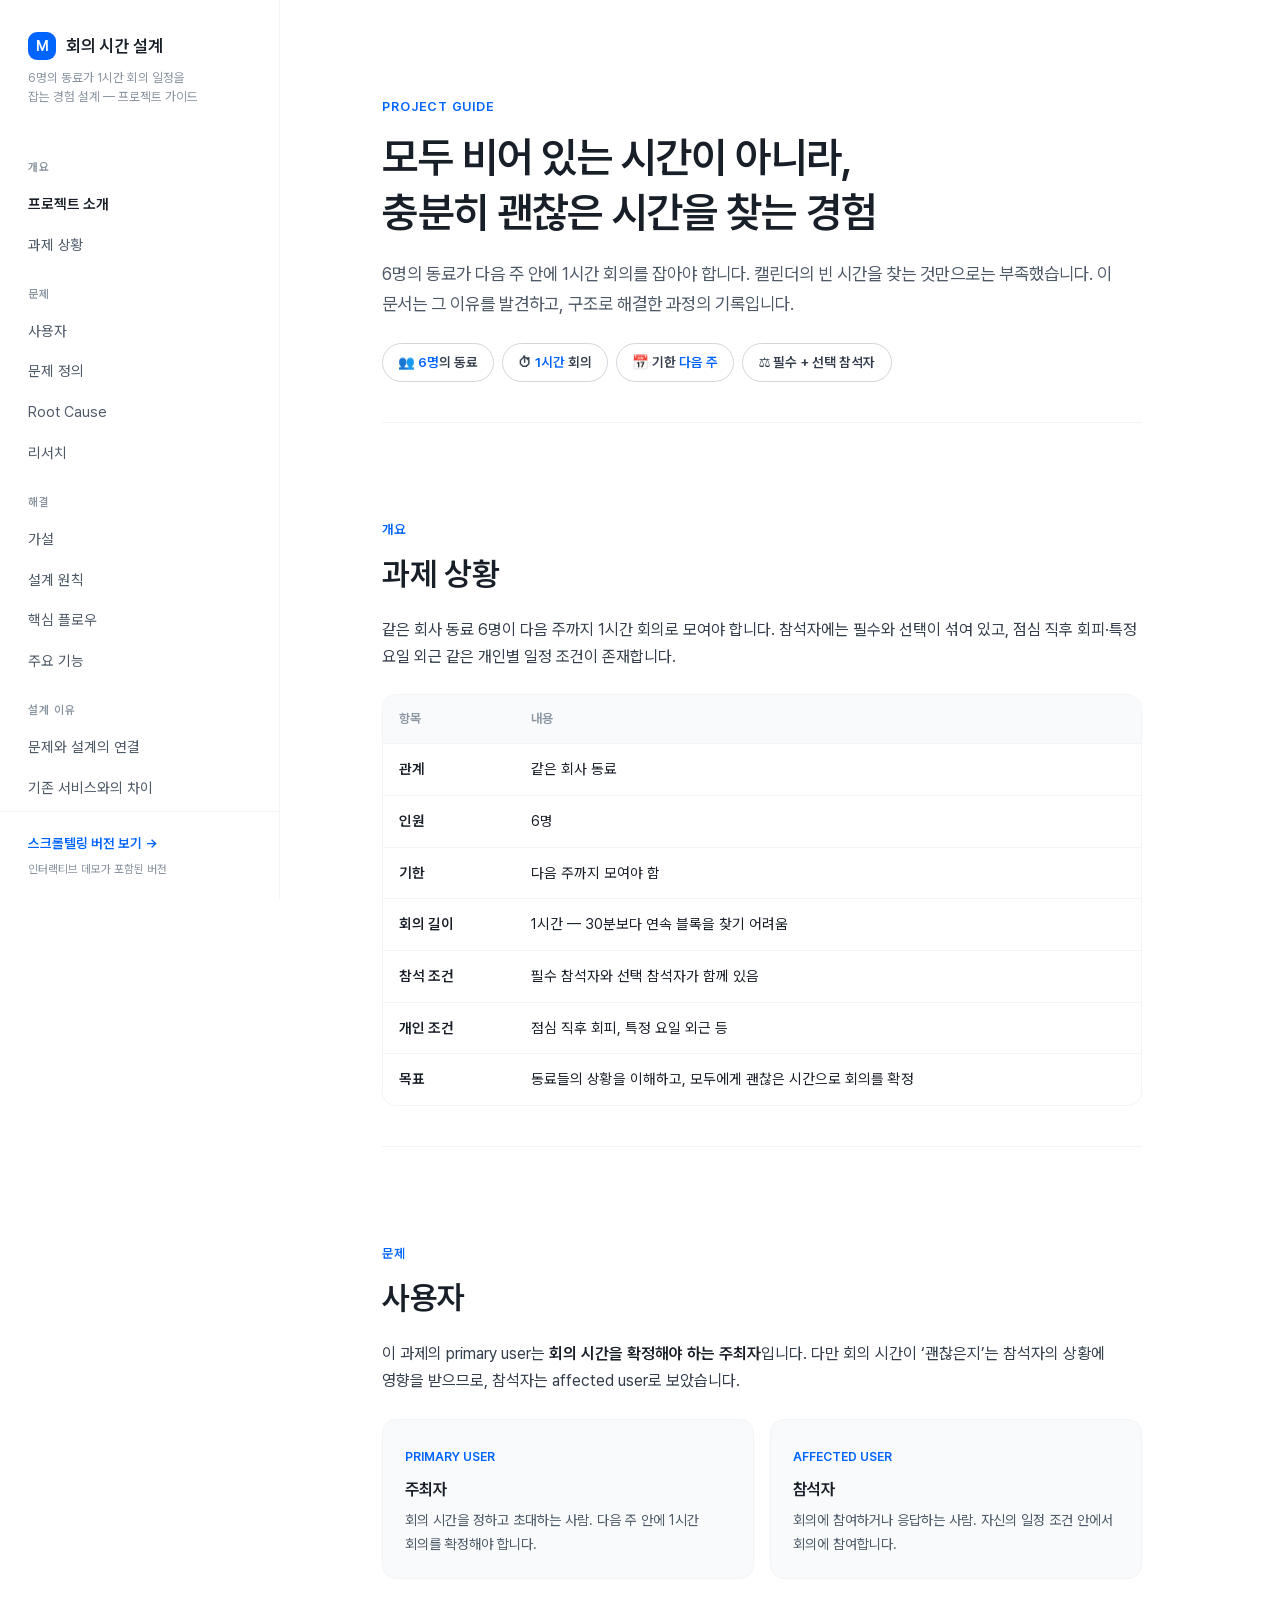
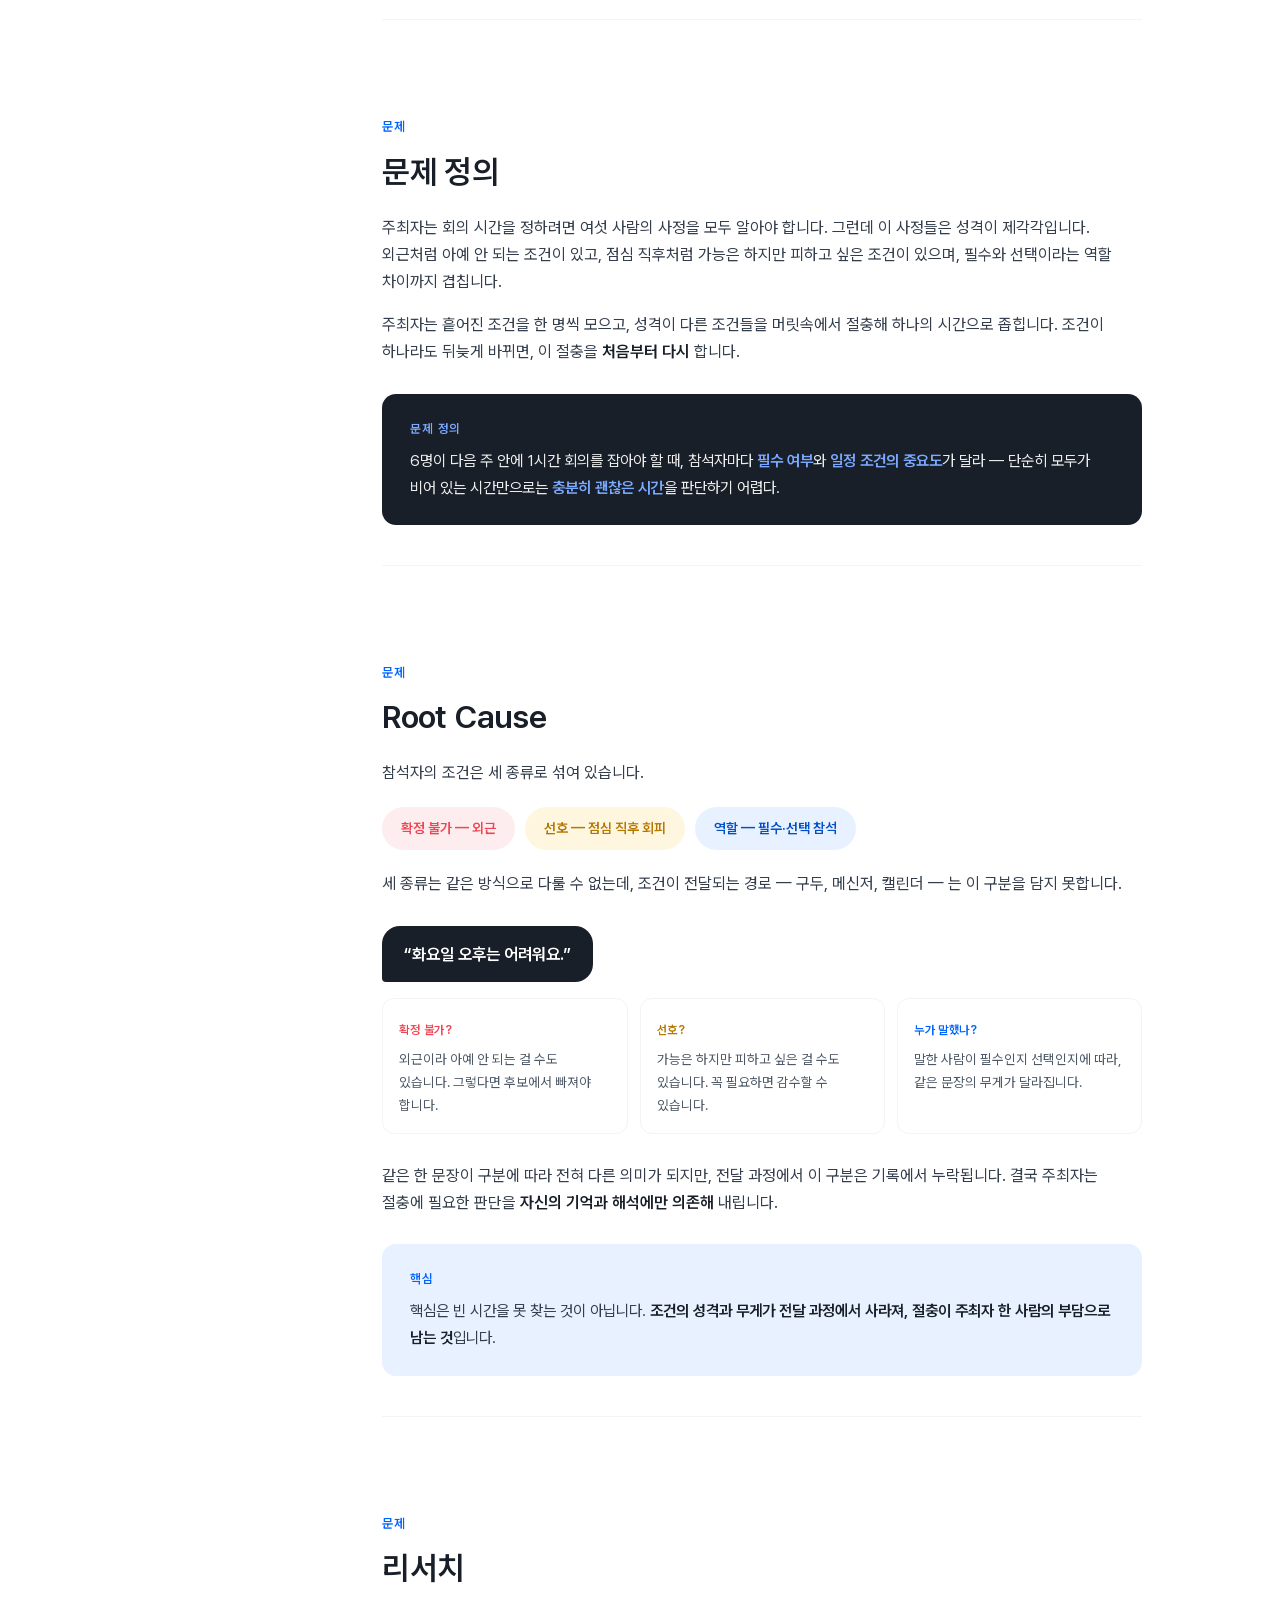
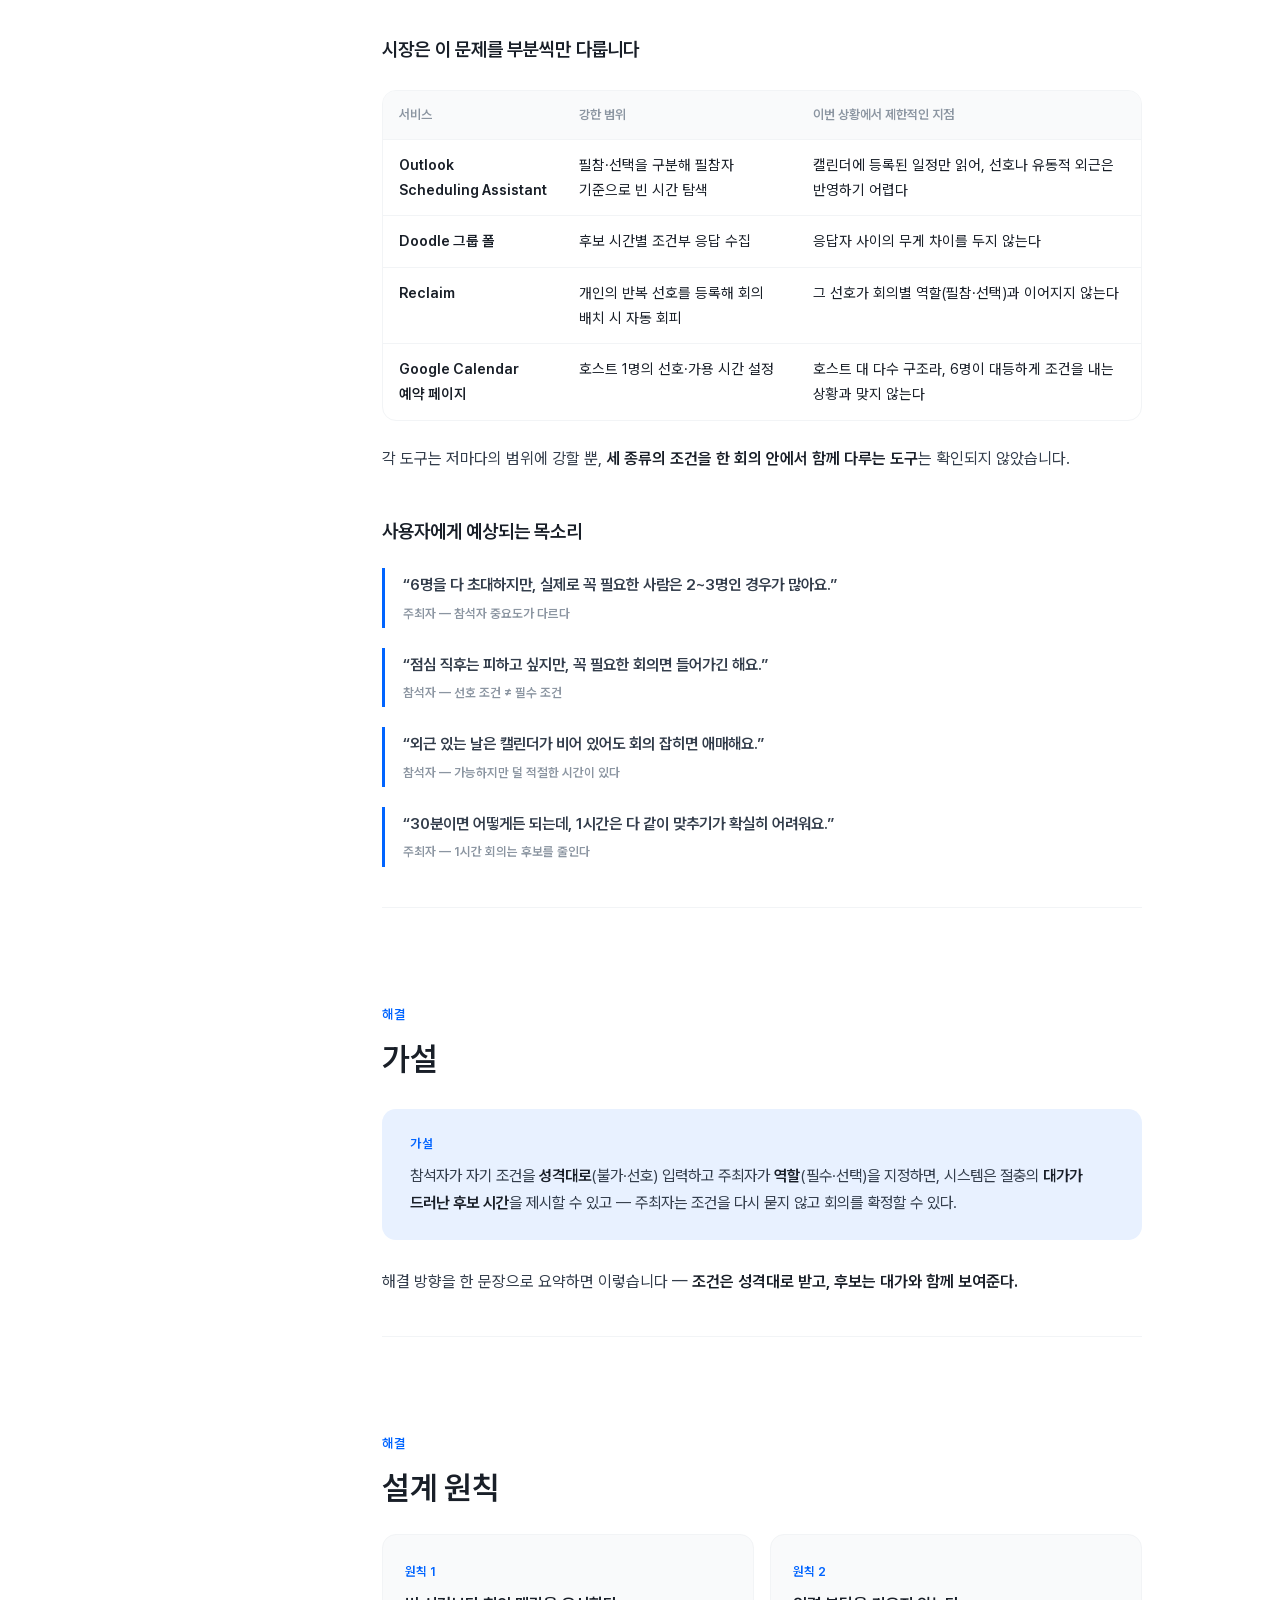
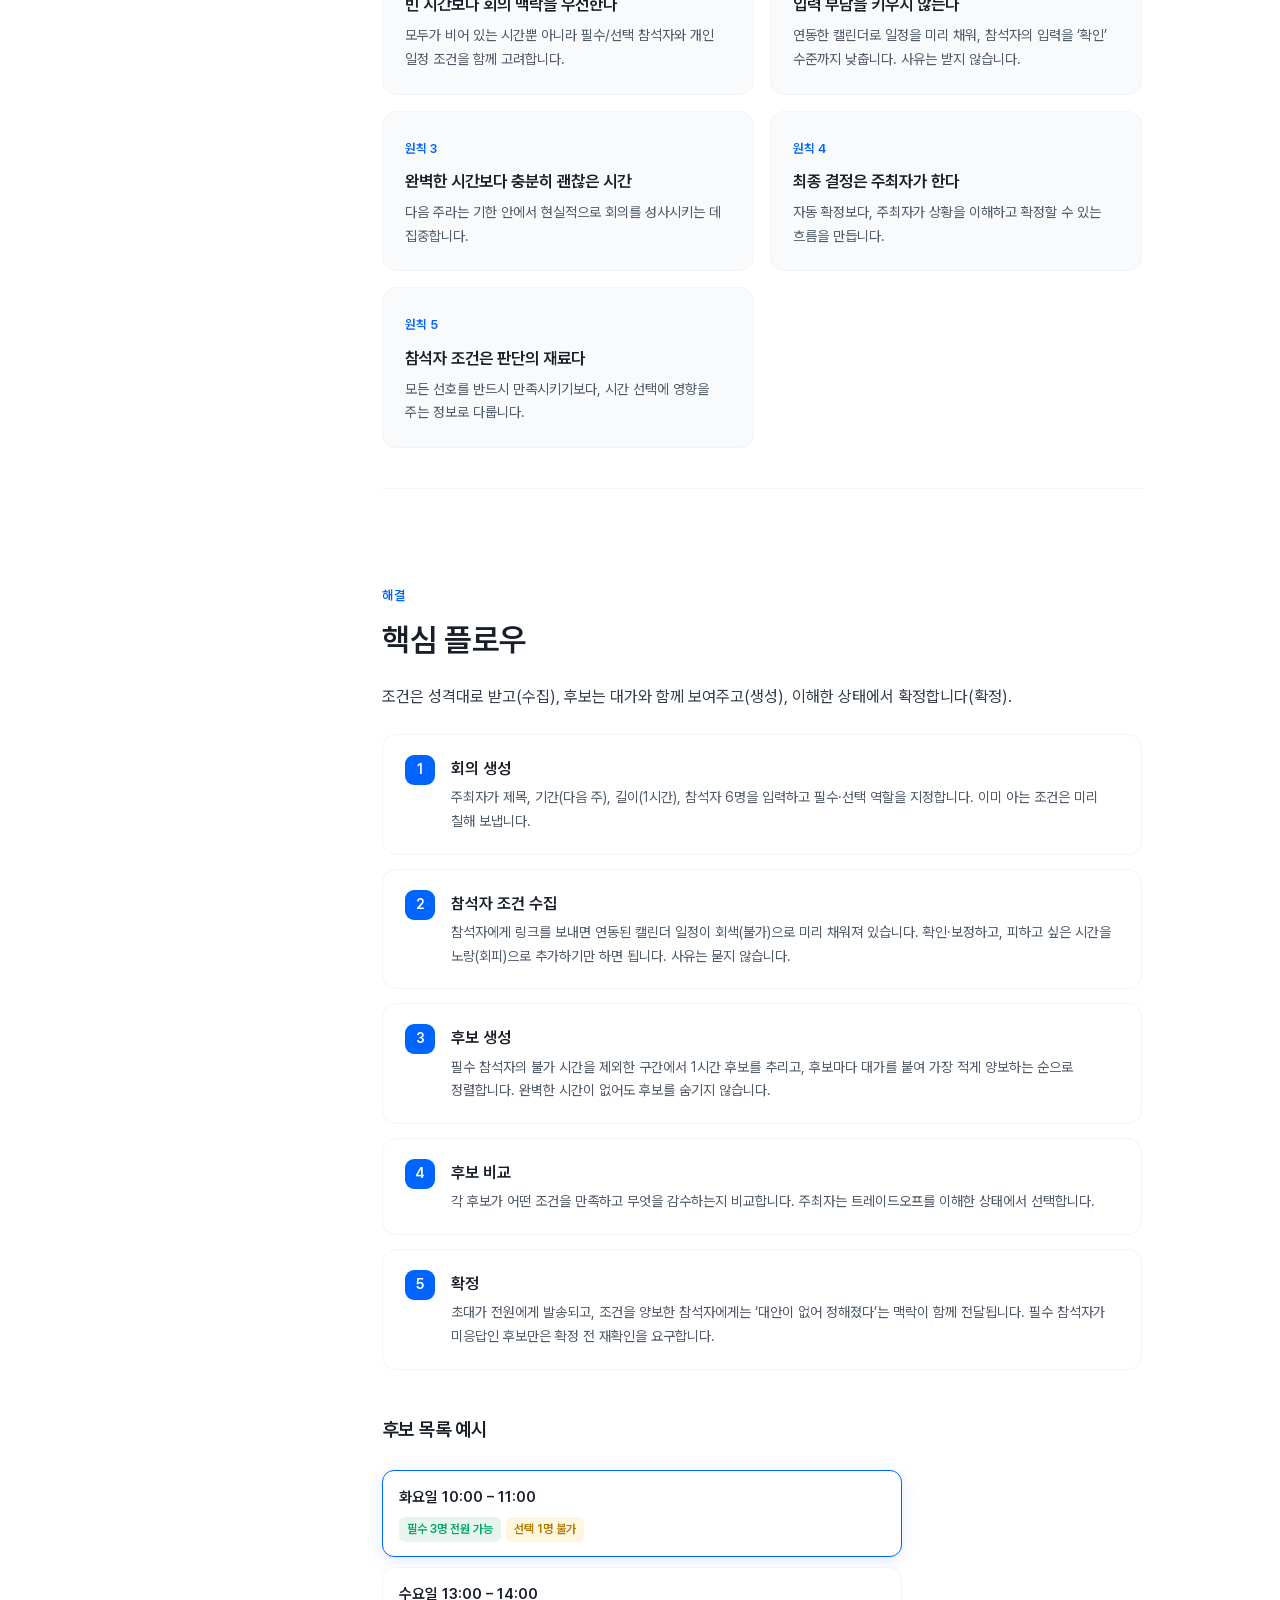
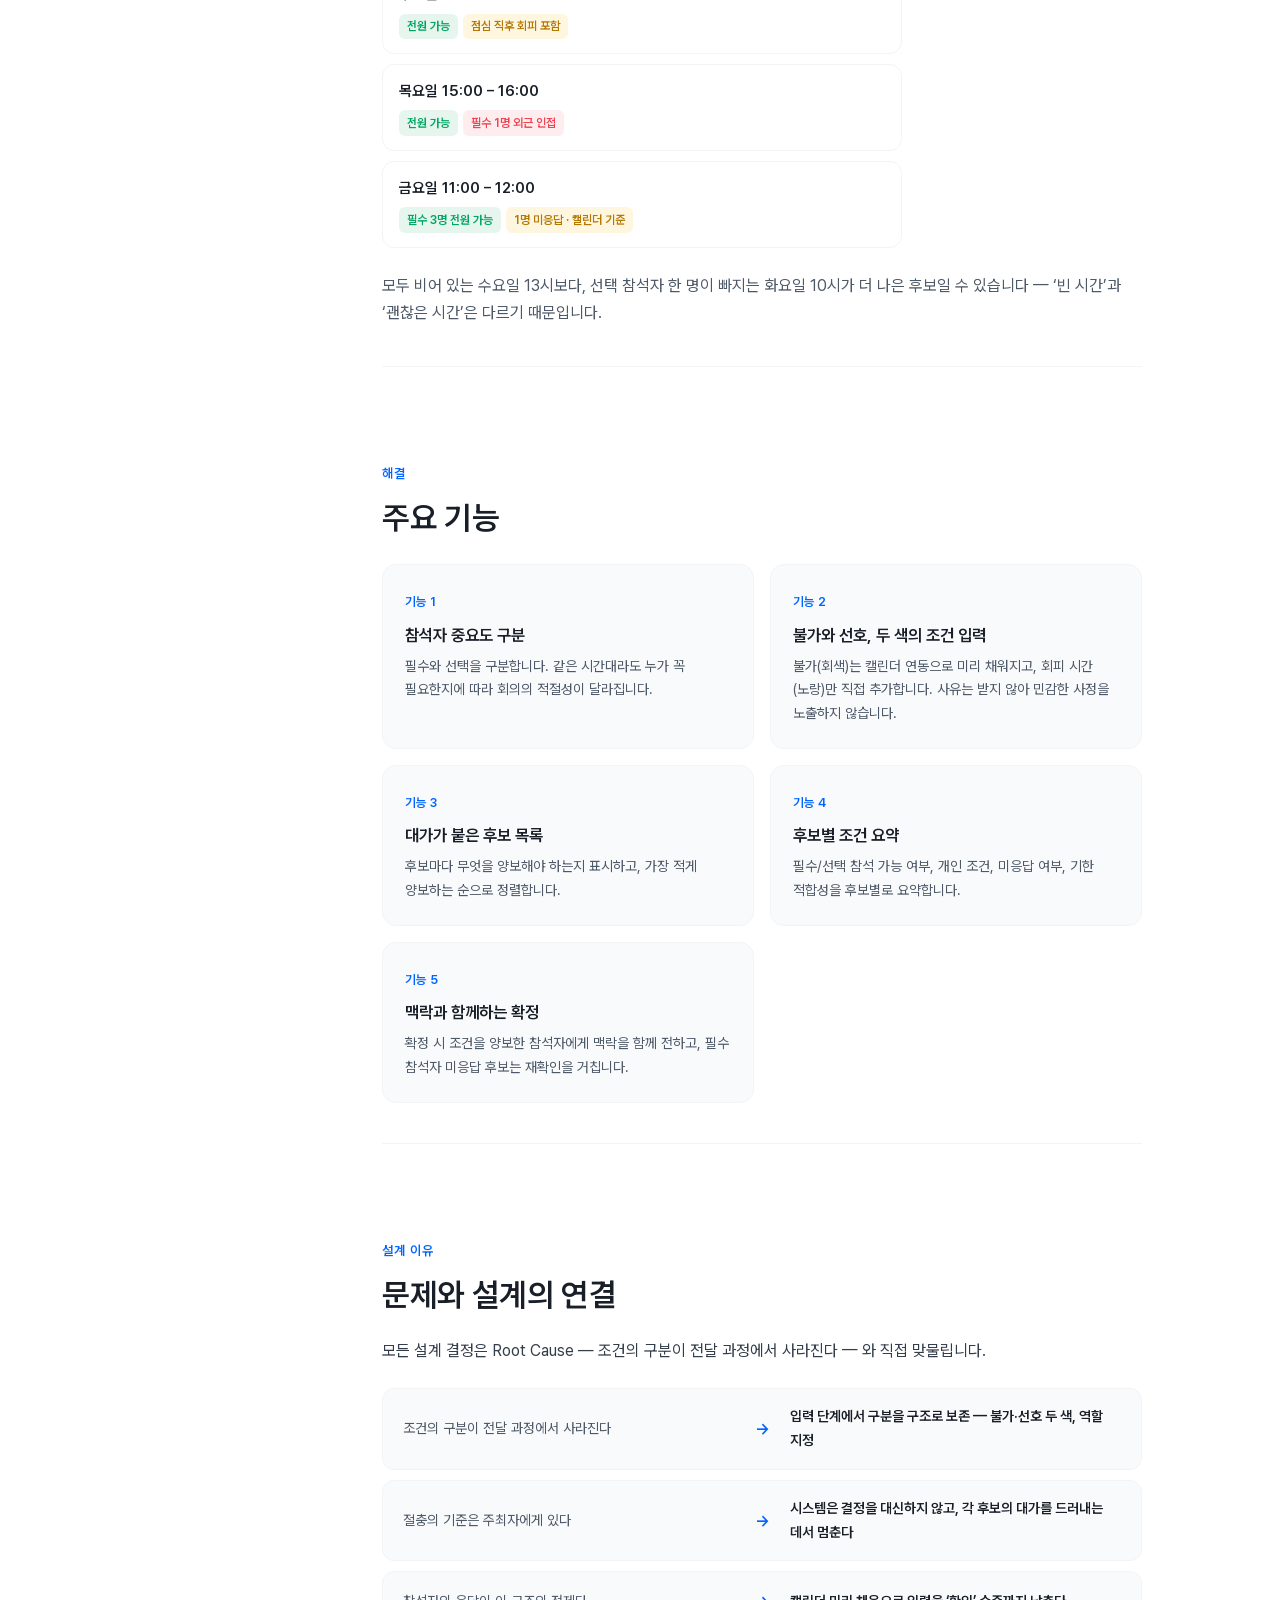
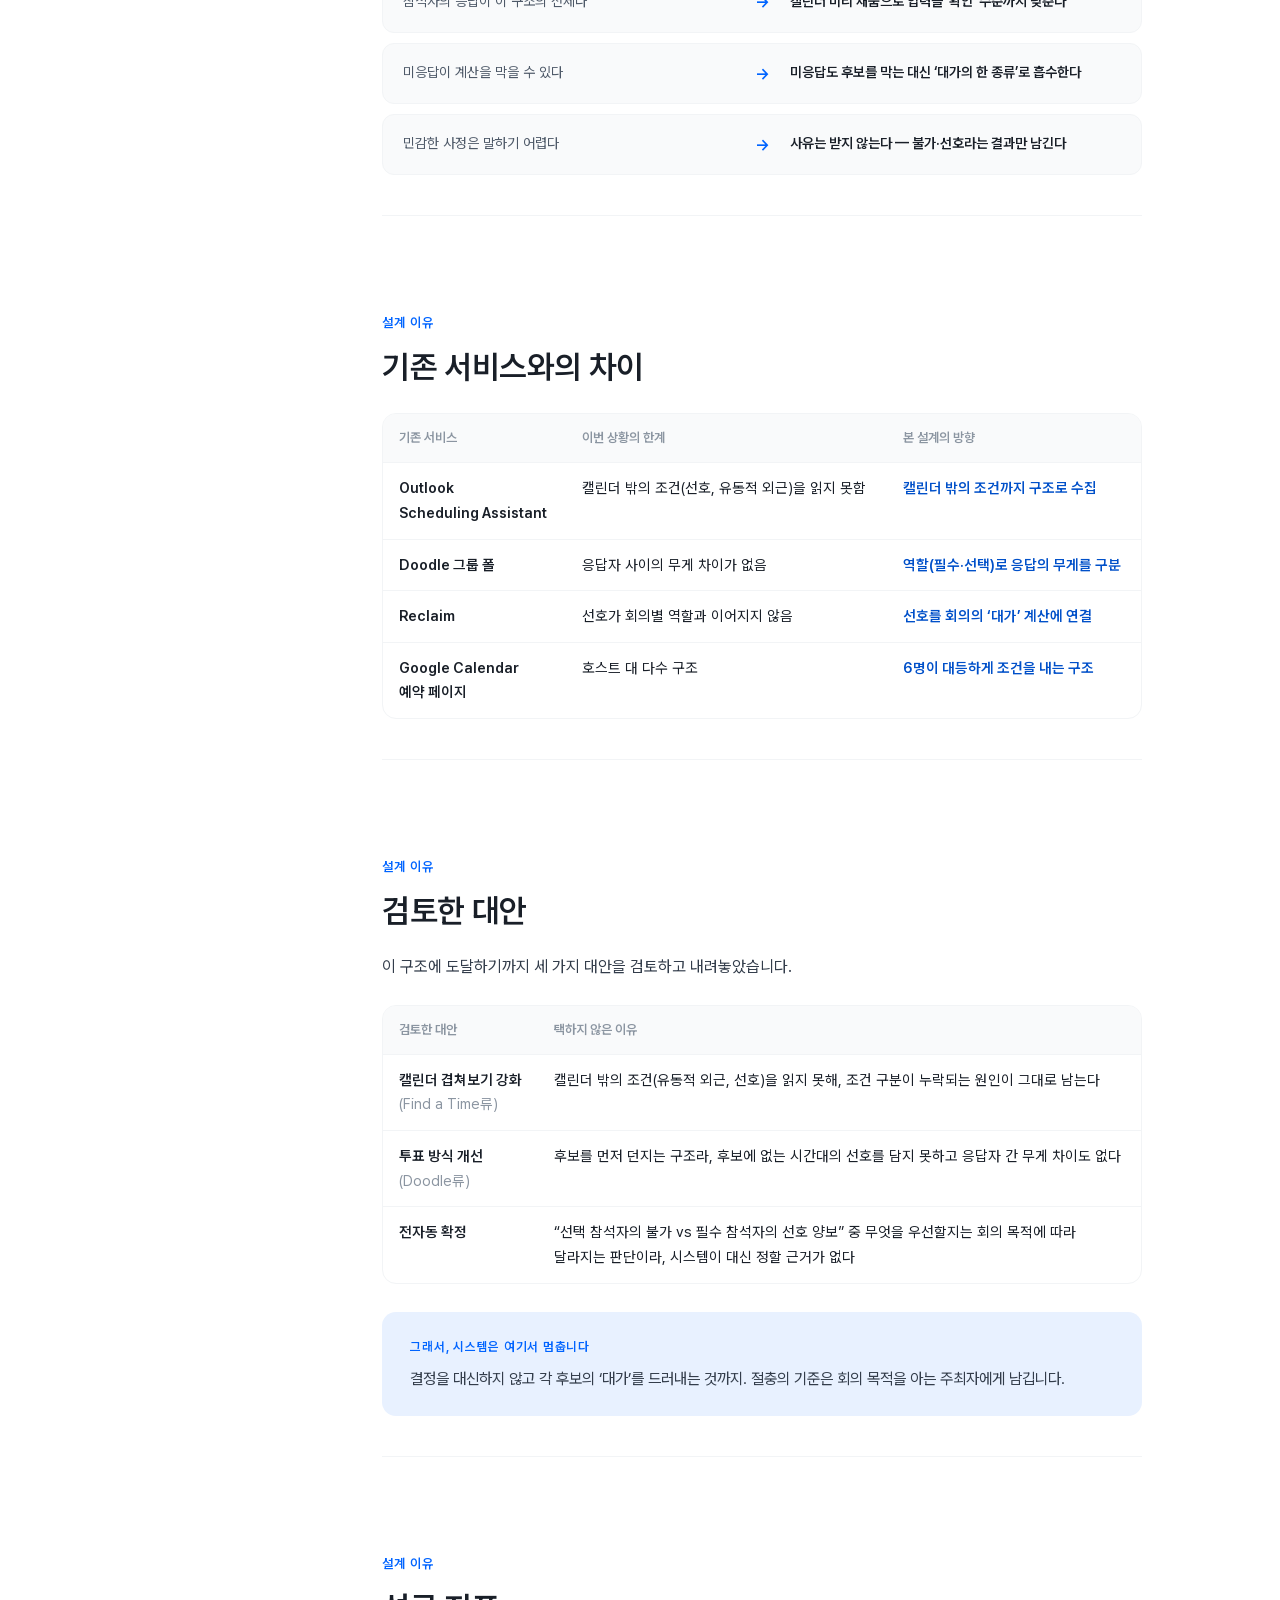
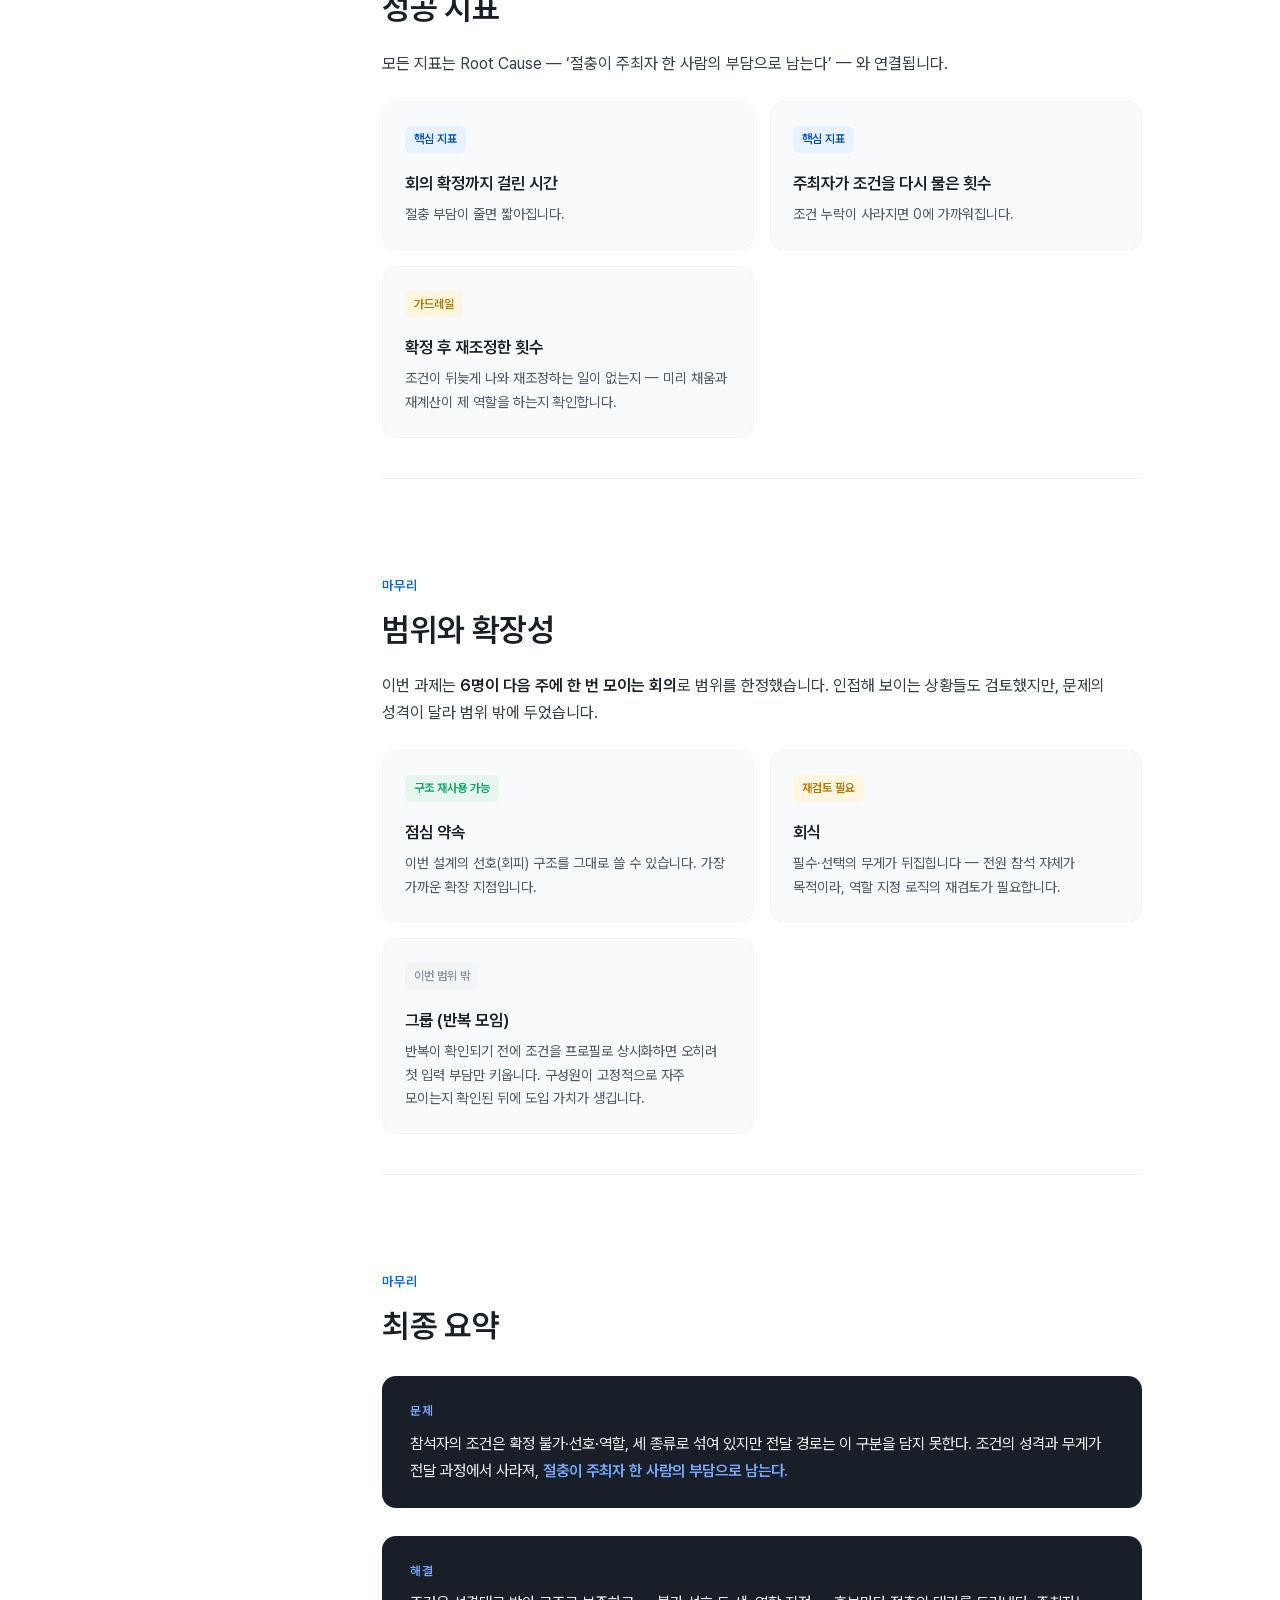
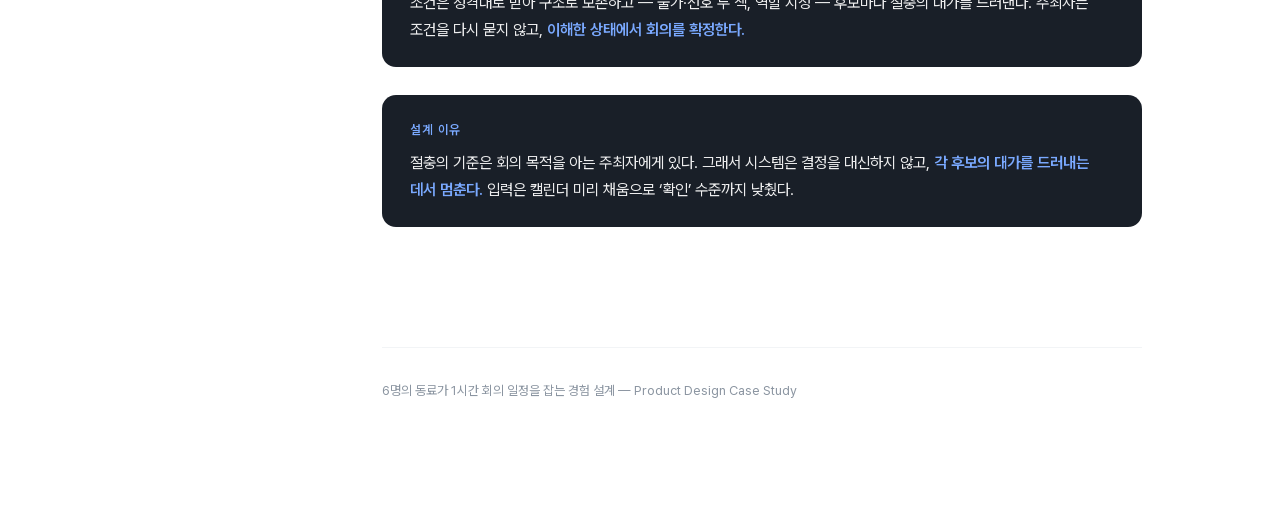
<file: guide.html>
<!DOCTYPE html>
<html lang="ko">
<head>
<meta charset="UTF-8">
<meta name="viewport" content="width=device-width, initial-scale=1.0">
<title>회의 시간 설계 — 프로젝트 가이드</title>
<style>
@font-face{
  font-family:'Pretendard Variable';
  font-weight:45 920;
  font-style:normal;
  font-display:swap;
  src:local('Pretendard Variable'),url('fonts/PretendardVariable.woff2') format('woff2-variations');
}
:root{
  --blue:#0064FF;
  --blue-light:#E8F1FF;
  --blue-dark:#0050C9;
  --navy:#191F28;
  --gray-900:#333D4B;
  --gray-700:#4E5968;
  --gray-500:#8B95A1;
  --gray-300:#D1D6DB;
  --gray-100:#F2F4F6;
  --gray-50:#F9FAFB;
  --green:#00A661;
  --green-light:#E6F6EF;
  --amber:#F59F00;
  --amber-light:#FFF6E0;
  --red:#F04452;
  --red-light:#FDEDEE;
  --sidebar-w:280px;
  --radius:14px;
}
*{margin:0;padding:0;box-sizing:border-box}
html{scroll-behavior:smooth}
body{
  font-family:"Pretendard Variable",Pretendard,-apple-system,BlinkMacSystemFont,"Apple SD Gothic Neo","Malgun Gothic",system-ui,sans-serif;
  color:var(--navy);background:#fff;line-height:1.7;word-break:keep-all;
  -webkit-font-smoothing:antialiased;
}
::selection{background:var(--blue-light)}
a{color:inherit;text-decoration:none}

/* ================= 사이드바 ================= */
#sidebar{
  position:fixed;top:0;left:0;bottom:0;width:var(--sidebar-w);
  border-right:1px solid var(--gray-100);background:#fff;
  display:flex;flex-direction:column;z-index:50;
}
#sidebar .brand{
  padding:32px 28px 24px;
}
#sidebar .brand .logo{
  display:flex;align-items:center;gap:10px;font-size:17px;font-weight:600;letter-spacing:-.01em;
}
#sidebar .brand .logo .mark{
  width:28px;height:28px;border-radius:9px;background:var(--blue);color:#fff;
  display:flex;align-items:center;justify-content:center;font-size:14px;font-weight:600;flex:none;
}
#sidebar .brand .sub{font-size:12.5px;color:var(--gray-500);margin-top:8px;line-height:1.5}
#sidebar nav{flex:1;overflow-y:auto;padding:8px 16px 24px}
#sidebar nav::-webkit-scrollbar{width:4px}
#sidebar nav::-webkit-scrollbar-thumb{background:var(--gray-100);border-radius:4px}
.nav-group{margin-top:20px}
.nav-group .label{
  font-size:11.5px;font-weight:600;color:var(--gray-500);letter-spacing:.08em;
  padding:0 12px;margin-bottom:6px;
}
.nav-item{
  display:block;padding:8px 12px;border-radius:9px;font-size:14.5px;font-weight:400;
  color:var(--gray-700);transition:background .15s,color .15s;
  position:relative;cursor:pointer;
}
.nav-item:hover{background:var(--gray-50);color:var(--navy)}
.nav-item.active{color:var(--navy);font-weight:600}
#sidebar .foot{
  padding:20px 28px;border-top:1px solid var(--gray-100);
}
#sidebar .foot a{
  display:flex;align-items:center;gap:6px;font-size:13.5px;font-weight:600;color:var(--blue);
}
#sidebar .foot a:hover{color:var(--blue-dark)}
#sidebar .foot .note{font-size:11.5px;color:var(--gray-500);margin-top:6px}

/* 모바일 상단바 */
#mobilebar{
  display:none;position:fixed;top:0;left:0;right:0;height:56px;z-index:60;
  background:rgba(255,255,255,.92);backdrop-filter:blur(12px);
  border-bottom:1px solid var(--gray-100);
  align-items:center;justify-content:space-between;padding:0 20px;
}
#mobilebar .logo{display:flex;align-items:center;gap:8px;font-size:15px;font-weight:600}
#mobilebar .logo .mark{
  width:24px;height:24px;border-radius:7px;background:var(--blue);color:#fff;
  display:flex;align-items:center;justify-content:center;font-size:12px;font-weight:600;
}
#menuBtn{
  border:1px solid var(--gray-300);background:#fff;border-radius:9px;
  padding:7px 14px;font-size:13.5px;font-weight:600;color:var(--gray-900);
  font-family:inherit;cursor:pointer;
}
@media (max-width:960px){
  #sidebar{transform:translateX(-100%);transition:transform .25s ease;box-shadow:none}
  #sidebar.open{transform:none;box-shadow:0 0 60px rgba(0,0,0,.15)}
  #mobilebar{display:flex}
}

/* ================= 콘텐츠 ================= */
#content{
  margin-left:var(--sidebar-w);
  padding:0 clamp(28px,6vw,96px) 120px clamp(48px,8vw,128px);
}
@media (max-width:960px){
  #content{margin-left:0;padding-top:56px}
}
.doc{max-width:760px}
section.doc-sec{padding-top:96px}
section.doc-sec + section.doc-sec{margin-top:40px;border-top:1px solid var(--gray-100)}
.kicker{font-size:13px;font-weight:600;color:var(--blue);letter-spacing:.06em;margin-bottom:12px}
h1{font-size:clamp(30px,4vw,42px);font-weight:600;line-height:1.3;letter-spacing:-.02em}
h2{font-size:clamp(24px,3vw,32px);font-weight:600;line-height:1.35;letter-spacing:-.02em;margin-bottom:20px}
h3{font-size:19px;font-weight:600;margin:44px 0 12px;letter-spacing:-.01em}
p{font-size:16px;color:var(--gray-900);margin-bottom:16px}
p.dim{color:var(--gray-700)}
strong,b{font-weight:600;color:var(--navy)}
.hero-desc{font-size:17.5px;color:var(--gray-700);margin-top:20px}
.tagbar{display:flex;flex-wrap:wrap;gap:8px;margin-top:24px}
.tag{
  font-size:13.5px;font-weight:600;border:1px solid var(--gray-300);border-radius:999px;
  padding:7px 15px;color:var(--gray-900);background:#fff;
}
.tag b{color:var(--blue)}

/* 콜아웃 */
.callout{
  background:var(--blue-light);border-radius:var(--radius);padding:24px 28px;margin:28px 0;
}
.callout .ct{font-size:12.5px;font-weight:600;color:var(--blue);letter-spacing:.06em;margin-bottom:8px}
.callout p{margin:0;font-size:15.5px;line-height:1.75}
.callout.dark{background:var(--navy)}
.callout.dark .ct{color:#7AA9FF}
.callout.dark p{color:rgba(255,255,255,.92)}
.callout.dark p em{font-style:normal;color:#7AA9FF;font-weight:600}

/* 표 */
.tbl{overflow-x:auto;border:1px solid var(--gray-100);border-radius:var(--radius);margin:24px 0}
table{border-collapse:collapse;width:100%;min-width:560px;font-size:14.5px}
th,td{padding:13px 16px;text-align:left;border-bottom:1px solid var(--gray-100);vertical-align:top}
th{background:var(--gray-50);font-size:13px;color:var(--gray-500);font-weight:600;white-space:nowrap}
td:first-child{font-weight:600;white-space:nowrap}
td.diff{color:var(--blue-dark);font-weight:600}
tr:last-child td{border-bottom:none}

/* 카드 그리드 */
.cards{display:grid;grid-template-columns:1fr 1fr;gap:16px;margin:24px 0}
@media (max-width:680px){.cards{grid-template-columns:1fr}}
.card{
  border:1px solid var(--gray-100);border-radius:var(--radius);padding:22px;background:var(--gray-50);
}
.card .no{font-size:12.5px;font-weight:600;color:var(--blue)}
.card h4{font-size:16.5px;font-weight:600;margin:6px 0 6px}
.card p{font-size:14px;color:var(--gray-700);margin:0}
.card .kind{font-size:12px;font-weight:600;border-radius:6px;padding:3px 9px;display:inline-block;margin-bottom:10px}
.kind.core{background:var(--blue-light);color:var(--blue-dark)}
.kind.guard{background:var(--amber-light);color:#B47800}
.kind.ok{background:var(--green-light);color:var(--green)}
.kind.warn{background:var(--amber-light);color:#B47800}
.kind.out{background:var(--gray-100);color:var(--gray-500)}

/* 조건 세 종류 칩 */
.cond-row{display:flex;flex-wrap:wrap;gap:10px;margin:20px 0}
.cond{
  border-radius:999px;padding:9px 18px;font-size:14px;font-weight:600;border:1px solid transparent;
}
.cond.na{background:var(--red-light);color:var(--red)}
.cond.pref{background:var(--amber-light);color:#B47800}
.cond.role{background:var(--blue-light);color:var(--blue-dark)}

/* 말풍선 해석 */
.ambig{margin:28px 0}
.ambig .say{
  display:inline-block;background:var(--navy);color:#fff;border-radius:18px 18px 18px 4px;
  padding:14px 22px;font-size:16.5px;font-weight:600;
}
.ambig .interp{display:grid;grid-template-columns:repeat(3,1fr);gap:12px;margin-top:16px}
@media (max-width:680px){.ambig .interp{grid-template-columns:1fr}}
.interp .case{border:1px solid var(--gray-100);border-radius:12px;padding:16px;background:#fff}
.case .k{font-size:12px;font-weight:600;letter-spacing:.04em}
.case.na .k{color:var(--red)}.case.pref .k{color:#B47800}.case.role .k{color:var(--blue)}
.case p{font-size:13.5px;color:var(--gray-700);margin:6px 0 0}

/* 플로우 스텝 */
.steps{display:flex;flex-direction:column;gap:14px;margin:24px 0}
.fstep{
  display:flex;gap:16px;border:1px solid var(--gray-100);border-radius:var(--radius);
  padding:20px 22px;background:#fff;
}
.fstep .n{
  flex:none;width:30px;height:30px;border-radius:9px;background:var(--blue);color:#fff;
  font-weight:600;font-size:14px;display:flex;align-items:center;justify-content:center;
}
.fstep h4{font-size:16px;font-weight:600;margin-bottom:4px}
.fstep p{font-size:14px;color:var(--gray-700);margin:0}

/* 후보 카드 예시 */
.cand-list{display:flex;flex-direction:column;gap:10px;margin:24px 0;max-width:520px}
.cand{border:1.5px solid var(--gray-100);border-radius:12px;padding:14px 16px;background:#fff}
.cand.best{border-color:var(--blue);box-shadow:0 4px 16px rgba(0,100,255,.12)}
.cand .time{font-size:15px;font-weight:600}
.cand .stat{font-size:12px;margin-top:6px;display:flex;flex-wrap:wrap;gap:5px}
.stat b{font-weight:600;border-radius:6px;padding:2.5px 8px}
.stat .ok{background:var(--green-light);color:var(--green)}
.stat .warn{background:var(--amber-light);color:#B47800}
.stat .bad{background:var(--red-light);color:var(--red)}

/* 매핑 행 */
.map-list{display:flex;flex-direction:column;gap:10px;margin:24px 0}
.map-row{
  display:grid;grid-template-columns:1fr 36px 1fr;gap:10px;align-items:center;
  background:var(--gray-50);border:1px solid var(--gray-100);border-radius:12px;padding:16px 20px;
}
@media (max-width:680px){
  .map-row{grid-template-columns:1fr;gap:6px}
  .map-row .arr{transform:rotate(90deg);justify-self:start}
}
.map-row .from{font-size:14px;color:var(--gray-700)}
.map-row .arr{color:var(--blue);font-weight:600;text-align:center}
.map-row .to{font-size:14px;font-weight:600}

/* 인용 말풍선 */
.quote{
  border-left:3px solid var(--blue);padding:4px 0 4px 18px;margin:20px 0;
}
.quote p{font-size:15.5px;font-weight:600;color:var(--gray-900);margin:0}
.quote .who{font-size:12.5px;color:var(--gray-500);font-weight:600;margin-top:4px;display:block}

.footer{
  margin-top:120px;padding-top:32px;border-top:1px solid var(--gray-100);
  font-size:13px;color:var(--gray-500);
}
</style>
</head>
<body>

<!-- ============ 모바일 상단바 ============ -->
<div id="mobilebar">
  <span class="logo"><span class="mark">M</span>회의 시간 설계</span>
  <button id="menuBtn" type="button">목차</button>
</div>

<!-- ============ 사이드바 ============ -->
<aside id="sidebar">
  <div class="brand">
    <div class="logo"><span class="mark">M</span>회의 시간 설계</div>
    <div class="sub">6명의 동료가 1시간 회의 일정을<br>잡는 경험 설계 — 프로젝트 가이드</div>
  </div>
  <nav id="toc">
    <div class="nav-group">
      <div class="label">개요</div>
      <a class="nav-item" href="#intro">프로젝트 소개</a>
      <a class="nav-item" href="#context">과제 상황</a>
    </div>
    <div class="nav-group">
      <div class="label">문제</div>
      <a class="nav-item" href="#users">사용자</a>
      <a class="nav-item" href="#problem">문제 정의</a>
      <a class="nav-item" href="#rootcause">Root Cause</a>
      <a class="nav-item" href="#research">리서치</a>
    </div>
    <div class="nav-group">
      <div class="label">해결</div>
      <a class="nav-item" href="#hypothesis">가설</a>
      <a class="nav-item" href="#principles">설계 원칙</a>
      <a class="nav-item" href="#flow">핵심 플로우</a>
      <a class="nav-item" href="#features">주요 기능</a>
    </div>
    <div class="nav-group">
      <div class="label">설계 이유</div>
      <a class="nav-item" href="#mapping">문제와 설계의 연결</a>
      <a class="nav-item" href="#comparison">기존 서비스와의 차이</a>
      <a class="nav-item" href="#alternatives">검토한 대안</a>
      <a class="nav-item" href="#metrics">성공 지표</a>
    </div>
    <div class="nav-group">
      <div class="label">마무리</div>
      <a class="nav-item" href="#scope">범위와 확장성</a>
      <a class="nav-item" href="#summary">최종 요약</a>
    </div>
  </nav>
  <div class="foot">
    <a href="index.html">스크롤텔링 버전 보기 →</a>
    <div class="note">인터랙티브 데모가 포함된 버전</div>
  </div>
</aside>

<!-- ============ 콘텐츠 ============ -->
<main id="content">
  <div class="doc">

    <section class="doc-sec" id="intro">
      <div class="kicker">PROJECT GUIDE</div>
      <h1>모두 비어 있는 시간이 아니라,<br>충분히 괜찮은 시간을 찾는 경험</h1>
      <p class="hero-desc">6명의 동료가 다음 주 안에 1시간 회의를 잡아야 합니다. 캘린더의 빈 시간을 찾는 것만으로는 부족했습니다. 이 문서는 그 이유를 발견하고, 구조로 해결한 과정의 기록입니다.</p>
      <div class="tagbar">
        <span class="tag">👥 <b>6명</b>의 동료</span>
        <span class="tag">⏱ <b>1시간</b> 회의</span>
        <span class="tag">📅 기한 <b>다음 주</b></span>
        <span class="tag">⚖️ 필수 + 선택 참석자</span>
      </div>
    </section>

    <section class="doc-sec" id="context">
      <div class="kicker">개요</div>
      <h2>과제 상황</h2>
      <p>같은 회사 동료 6명이 다음 주까지 1시간 회의로 모여야 합니다. 참석자에는 필수와 선택이 섞여 있고, 점심 직후 회피·특정 요일 외근 같은 개인별 일정 조건이 존재합니다.</p>
      <div class="tbl">
        <table>
          <thead><tr><th>항목</th><th>내용</th></tr></thead>
          <tbody>
            <tr><td>관계</td><td>같은 회사 동료</td></tr>
            <tr><td>인원</td><td>6명</td></tr>
            <tr><td>기한</td><td>다음 주까지 모여야 함</td></tr>
            <tr><td>회의 길이</td><td>1시간 — 30분보다 연속 블록을 찾기 어려움</td></tr>
            <tr><td>참석 조건</td><td>필수 참석자와 선택 참석자가 함께 있음</td></tr>
            <tr><td>개인 조건</td><td>점심 직후 회피, 특정 요일 외근 등</td></tr>
            <tr><td>목표</td><td>동료들의 상황을 이해하고, 모두에게 괜찮은 시간으로 회의를 확정</td></tr>
          </tbody>
        </table>
      </div>
    </section>

    <section class="doc-sec" id="users">
      <div class="kicker">문제</div>
      <h2>사용자</h2>
      <p>이 과제의 primary user는 <strong>회의 시간을 확정해야 하는 주최자</strong>입니다. 다만 회의 시간이 ‘괜찮은지’는 참석자의 상황에 영향을 받으므로, 참석자는 affected user로 보았습니다.</p>
      <div class="cards">
        <div class="card"><span class="no">PRIMARY USER</span><h4>주최자</h4><p>회의 시간을 정하고 초대하는 사람. 다음 주 안에 1시간 회의를 확정해야 합니다.</p></div>
        <div class="card"><span class="no">AFFECTED USER</span><h4>참석자</h4><p>회의에 참여하거나 응답하는 사람. 자신의 일정 조건 안에서 회의에 참여합니다.</p></div>
      </div>
    </section>

    <section class="doc-sec" id="problem">
      <div class="kicker">문제</div>
      <h2>문제 정의</h2>
      <p>주최자는 회의 시간을 정하려면 여섯 사람의 사정을 모두 알아야 합니다. 그런데 이 사정들은 성격이 제각각입니다. 외근처럼 아예 안 되는 조건이 있고, 점심 직후처럼 가능은 하지만 피하고 싶은 조건이 있으며, 필수와 선택이라는 역할 차이까지 겹칩니다.</p>
      <p>주최자는 흩어진 조건을 한 명씩 모으고, 성격이 다른 조건들을 머릿속에서 절충해 하나의 시간으로 좁힙니다. 조건이 하나라도 뒤늦게 바뀌면, 이 절충을 <strong>처음부터 다시</strong> 합니다.</p>
      <div class="callout dark">
        <div class="ct">문제 정의</div>
        <p>6명이 다음 주 안에 1시간 회의를 잡아야 할 때, 참석자마다 <em>필수 여부</em>와 <em>일정 조건의 중요도</em>가 달라 — 단순히 모두가 비어 있는 시간만으로는 <em>충분히 괜찮은 시간</em>을 판단하기 어렵다.</p>
      </div>
    </section>

    <section class="doc-sec" id="rootcause">
      <div class="kicker">문제</div>
      <h2>Root Cause</h2>
      <p>참석자의 조건은 세 종류로 섞여 있습니다.</p>
      <div class="cond-row">
        <span class="cond na">확정 불가 — 외근</span>
        <span class="cond pref">선호 — 점심 직후 회피</span>
        <span class="cond role">역할 — 필수·선택 참석</span>
      </div>
      <p>세 종류는 같은 방식으로 다룰 수 없는데, 조건이 전달되는 경로 — 구두, 메신저, 캘린더 — 는 이 구분을 담지 못합니다.</p>
      <div class="ambig">
        <div class="say">“화요일 오후는 어려워요.”</div>
        <div class="interp">
          <div class="case na"><span class="k">확정 불가?</span><p>외근이라 아예 안 되는 걸 수도 있습니다. 그렇다면 후보에서 빠져야 합니다.</p></div>
          <div class="case pref"><span class="k">선호?</span><p>가능은 하지만 피하고 싶은 걸 수도 있습니다. 꼭 필요하면 감수할 수 있습니다.</p></div>
          <div class="case role"><span class="k">누가 말했나?</span><p>말한 사람이 필수인지 선택인지에 따라, 같은 문장의 무게가 달라집니다.</p></div>
        </div>
      </div>
      <p>같은 한 문장이 구분에 따라 전혀 다른 의미가 되지만, 전달 과정에서 이 구분은 기록에서 누락됩니다. 결국 주최자는 절충에 필요한 판단을 <strong>자신의 기억과 해석에만 의존해</strong> 내립니다.</p>
      <div class="callout">
        <div class="ct">핵심</div>
        <p>핵심은 빈 시간을 못 찾는 것이 아닙니다. <strong>조건의 성격과 무게가 전달 과정에서 사라져, 절충이 주최자 한 사람의 부담으로 남는 것</strong>입니다.</p>
      </div>
    </section>

    <section class="doc-sec" id="research">
      <div class="kicker">문제</div>
      <h2>리서치</h2>
      <h3>시장은 이 문제를 부분씩만 다룹니다</h3>
      <div class="tbl">
        <table>
          <thead><tr><th>서비스</th><th>강한 범위</th><th>이번 상황에서 제한적인 지점</th></tr></thead>
          <tbody>
            <tr><td>Outlook<br>Scheduling Assistant</td><td>필참·선택을 구분해 필참자 기준으로 빈 시간 탐색</td><td>캘린더에 등록된 일정만 읽어, 선호나 유동적 외근은 반영하기 어렵다</td></tr>
            <tr><td>Doodle 그룹 폴</td><td>후보 시간별 조건부 응답 수집</td><td>응답자 사이의 무게 차이를 두지 않는다</td></tr>
            <tr><td>Reclaim</td><td>개인의 반복 선호를 등록해 회의 배치 시 자동 회피</td><td>그 선호가 회의별 역할(필참·선택)과 이어지지 않는다</td></tr>
            <tr><td>Google Calendar<br>예약 페이지</td><td>호스트 1명의 선호·가용 시간 설정</td><td>호스트 대 다수 구조라, 6명이 대등하게 조건을 내는 상황과 맞지 않는다</td></tr>
          </tbody>
        </table>
      </div>
      <p>각 도구는 저마다의 범위에 강할 뿐, <strong>세 종류의 조건을 한 회의 안에서 함께 다루는 도구</strong>는 확인되지 않았습니다.</p>
      <h3>사용자에게 예상되는 목소리</h3>
      <div class="quote"><p>“6명을 다 초대하지만, 실제로 꼭 필요한 사람은 2~3명인 경우가 많아요.”</p><span class="who">주최자 — 참석자 중요도가 다르다</span></div>
      <div class="quote"><p>“점심 직후는 피하고 싶지만, 꼭 필요한 회의면 들어가긴 해요.”</p><span class="who">참석자 — 선호 조건 ≠ 필수 조건</span></div>
      <div class="quote"><p>“외근 있는 날은 캘린더가 비어 있어도 회의 잡히면 애매해요.”</p><span class="who">참석자 — 가능하지만 덜 적절한 시간이 있다</span></div>
      <div class="quote"><p>“30분이면 어떻게든 되는데, 1시간은 다 같이 맞추기가 확실히 어려워요.”</p><span class="who">주최자 — 1시간 회의는 후보를 줄인다</span></div>
    </section>

    <section class="doc-sec" id="hypothesis">
      <div class="kicker">해결</div>
      <h2>가설</h2>
      <div class="callout">
        <div class="ct">가설</div>
        <p>참석자가 자기 조건을 <strong>성격대로</strong>(불가·선호) 입력하고 주최자가 <strong>역할</strong>(필수·선택)을 지정하면, 시스템은 절충의 <strong>대가가 드러난 후보 시간</strong>을 제시할 수 있고 — 주최자는 조건을 다시 묻지 않고 회의를 확정할 수 있다.</p>
      </div>
      <p>해결 방향을 한 문장으로 요약하면 이렇습니다 — <strong>조건은 성격대로 받고, 후보는 대가와 함께 보여준다.</strong></p>
    </section>

    <section class="doc-sec" id="principles">
      <div class="kicker">해결</div>
      <h2>설계 원칙</h2>
      <div class="cards">
        <div class="card"><span class="no">원칙 1</span><h4>빈 시간보다 회의 맥락을 우선한다</h4><p>모두가 비어 있는 시간뿐 아니라 필수/선택 참석자와 개인 일정 조건을 함께 고려합니다.</p></div>
        <div class="card"><span class="no">원칙 2</span><h4>입력 부담을 키우지 않는다</h4><p>연동한 캘린더로 일정을 미리 채워, 참석자의 입력을 ‘확인’ 수준까지 낮춥니다. 사유는 받지 않습니다.</p></div>
        <div class="card"><span class="no">원칙 3</span><h4>완벽한 시간보다 충분히 괜찮은 시간</h4><p>다음 주라는 기한 안에서 현실적으로 회의를 성사시키는 데 집중합니다.</p></div>
        <div class="card"><span class="no">원칙 4</span><h4>최종 결정은 주최자가 한다</h4><p>자동 확정보다, 주최자가 상황을 이해하고 확정할 수 있는 흐름을 만듭니다.</p></div>
        <div class="card"><span class="no">원칙 5</span><h4>참석자 조건은 판단의 재료다</h4><p>모든 선호를 반드시 만족시키기보다, 시간 선택에 영향을 주는 정보로 다룹니다.</p></div>
      </div>
    </section>

    <section class="doc-sec" id="flow">
      <div class="kicker">해결</div>
      <h2>핵심 플로우</h2>
      <p>조건은 성격대로 받고(수집), 후보는 대가와 함께 보여주고(생성), 이해한 상태에서 확정합니다(확정).</p>
      <div class="steps">
        <div class="fstep"><span class="n">1</span><div><h4>회의 생성</h4><p>주최자가 제목, 기간(다음 주), 길이(1시간), 참석자 6명을 입력하고 필수·선택 역할을 지정합니다. 이미 아는 조건은 미리 칠해 보냅니다.</p></div></div>
        <div class="fstep"><span class="n">2</span><div><h4>참석자 조건 수집</h4><p>참석자에게 링크를 보내면 연동된 캘린더 일정이 회색(불가)으로 미리 채워져 있습니다. 확인·보정하고, 피하고 싶은 시간을 노랑(회피)으로 추가하기만 하면 됩니다. 사유는 묻지 않습니다.</p></div></div>
        <div class="fstep"><span class="n">3</span><div><h4>후보 생성</h4><p>필수 참석자의 불가 시간을 제외한 구간에서 1시간 후보를 추리고, 후보마다 대가를 붙여 가장 적게 양보하는 순으로 정렬합니다. 완벽한 시간이 없어도 후보를 숨기지 않습니다.</p></div></div>
        <div class="fstep"><span class="n">4</span><div><h4>후보 비교</h4><p>각 후보가 어떤 조건을 만족하고 무엇을 감수하는지 비교합니다. 주최자는 트레이드오프를 이해한 상태에서 선택합니다.</p></div></div>
        <div class="fstep"><span class="n">5</span><div><h4>확정</h4><p>초대가 전원에게 발송되고, 조건을 양보한 참석자에게는 ‘대안이 없어 정해졌다’는 맥락이 함께 전달됩니다. 필수 참석자가 미응답인 후보만은 확정 전 재확인을 요구합니다.</p></div></div>
      </div>
      <h3>후보 목록 예시</h3>
      <div class="cand-list">
        <div class="cand best"><div class="time">화요일 10:00 – 11:00</div><div class="stat"><b class="ok">필수 3명 전원 가능</b><b class="warn">선택 1명 불가</b></div></div>
        <div class="cand"><div class="time">수요일 13:00 – 14:00</div><div class="stat"><b class="ok">전원 가능</b><b class="warn">점심 직후 회피 포함</b></div></div>
        <div class="cand"><div class="time">목요일 15:00 – 16:00</div><div class="stat"><b class="ok">전원 가능</b><b class="bad">필수 1명 외근 인접</b></div></div>
        <div class="cand"><div class="time">금요일 11:00 – 12:00</div><div class="stat"><b class="ok">필수 3명 전원 가능</b><b class="warn">1명 미응답 · 캘린더 기준</b></div></div>
      </div>
      <p class="dim">모두 비어 있는 수요일 13시보다, 선택 참석자 한 명이 빠지는 화요일 10시가 더 나은 후보일 수 있습니다 — ‘빈 시간’과 ‘괜찮은 시간’은 다르기 때문입니다.</p>
    </section>

    <section class="doc-sec" id="features">
      <div class="kicker">해결</div>
      <h2>주요 기능</h2>
      <div class="cards">
        <div class="card"><span class="no">기능 1</span><h4>참석자 중요도 구분</h4><p>필수와 선택을 구분합니다. 같은 시간대라도 누가 꼭 필요한지에 따라 회의의 적절성이 달라집니다.</p></div>
        <div class="card"><span class="no">기능 2</span><h4>불가와 선호, 두 색의 조건 입력</h4><p>불가(회색)는 캘린더 연동으로 미리 채워지고, 회피 시간(노랑)만 직접 추가합니다. 사유는 받지 않아 민감한 사정을 노출하지 않습니다.</p></div>
        <div class="card"><span class="no">기능 3</span><h4>대가가 붙은 후보 목록</h4><p>후보마다 무엇을 양보해야 하는지 표시하고, 가장 적게 양보하는 순으로 정렬합니다.</p></div>
        <div class="card"><span class="no">기능 4</span><h4>후보별 조건 요약</h4><p>필수/선택 참석 가능 여부, 개인 조건, 미응답 여부, 기한 적합성을 후보별로 요약합니다.</p></div>
        <div class="card"><span class="no">기능 5</span><h4>맥락과 함께하는 확정</h4><p>확정 시 조건을 양보한 참석자에게 맥락을 함께 전하고, 필수 참석자 미응답 후보는 재확인을 거칩니다.</p></div>
      </div>
    </section>

    <section class="doc-sec" id="mapping">
      <div class="kicker">설계 이유</div>
      <h2>문제와 설계의 연결</h2>
      <p>모든 설계 결정은 Root Cause — 조건의 구분이 전달 과정에서 사라진다 — 와 직접 맞물립니다.</p>
      <div class="map-list">
        <div class="map-row"><span class="from">조건의 구분이 전달 과정에서 사라진다</span><span class="arr">→</span><span class="to">입력 단계에서 구분을 구조로 보존 — 불가·선호 두 색, 역할 지정</span></div>
        <div class="map-row"><span class="from">절충의 기준은 주최자에게 있다</span><span class="arr">→</span><span class="to">시스템은 결정을 대신하지 않고, 각 후보의 대가를 드러내는 데서 멈춘다</span></div>
        <div class="map-row"><span class="from">참석자의 응답이 이 구조의 전제다</span><span class="arr">→</span><span class="to">캘린더 미리 채움으로 입력을 ‘확인’ 수준까지 낮춘다</span></div>
        <div class="map-row"><span class="from">미응답이 계산을 막을 수 있다</span><span class="arr">→</span><span class="to">미응답도 후보를 막는 대신 ‘대가의 한 종류’로 흡수한다</span></div>
        <div class="map-row"><span class="from">민감한 사정은 말하기 어렵다</span><span class="arr">→</span><span class="to">사유는 받지 않는다 — 불가·선호라는 결과만 남긴다</span></div>
      </div>
    </section>

    <section class="doc-sec" id="comparison">
      <div class="kicker">설계 이유</div>
      <h2>기존 서비스와의 차이</h2>
      <div class="tbl">
        <table>
          <thead><tr><th>기존 서비스</th><th>이번 상황의 한계</th><th>본 설계의 방향</th></tr></thead>
          <tbody>
            <tr><td>Outlook<br>Scheduling Assistant</td><td>캘린더 밖의 조건(선호, 유동적 외근)을 읽지 못함</td><td class="diff">캘린더 밖의 조건까지 구조로 수집</td></tr>
            <tr><td>Doodle 그룹 폴</td><td>응답자 사이의 무게 차이가 없음</td><td class="diff">역할(필수·선택)로 응답의 무게를 구분</td></tr>
            <tr><td>Reclaim</td><td>선호가 회의별 역할과 이어지지 않음</td><td class="diff">선호를 회의의 ‘대가’ 계산에 연결</td></tr>
            <tr><td>Google Calendar<br>예약 페이지</td><td>호스트 대 다수 구조</td><td class="diff">6명이 대등하게 조건을 내는 구조</td></tr>
          </tbody>
        </table>
      </div>
    </section>

    <section class="doc-sec" id="alternatives">
      <div class="kicker">설계 이유</div>
      <h2>검토한 대안</h2>
      <p>이 구조에 도달하기까지 세 가지 대안을 검토하고 내려놓았습니다.</p>
      <div class="tbl">
        <table>
          <thead><tr><th>검토한 대안</th><th>택하지 않은 이유</th></tr></thead>
          <tbody>
            <tr><td>캘린더 겹쳐보기 강화<br><span style="font-weight:400;color:var(--gray-500)">(Find a Time류)</span></td><td>캘린더 밖의 조건(유동적 외근, 선호)을 읽지 못해, 조건 구분이 누락되는 원인이 그대로 남는다</td></tr>
            <tr><td>투표 방식 개선<br><span style="font-weight:400;color:var(--gray-500)">(Doodle류)</span></td><td>후보를 먼저 던지는 구조라, 후보에 없는 시간대의 선호를 담지 못하고 응답자 간 무게 차이도 없다</td></tr>
            <tr><td>전자동 확정</td><td>“선택 참석자의 불가 vs 필수 참석자의 선호 양보” 중 무엇을 우선할지는 회의 목적에 따라 달라지는 판단이라, 시스템이 대신 정할 근거가 없다</td></tr>
          </tbody>
        </table>
      </div>
      <div class="callout">
        <div class="ct">그래서, 시스템은 여기서 멈춥니다</div>
        <p>결정을 대신하지 않고 각 후보의 ‘대가’를 드러내는 것까지. 절충의 기준은 회의 목적을 아는 주최자에게 남깁니다.</p>
      </div>
    </section>

    <section class="doc-sec" id="metrics">
      <div class="kicker">설계 이유</div>
      <h2>성공 지표</h2>
      <p>모든 지표는 Root Cause — ‘절충이 주최자 한 사람의 부담으로 남는다’ — 와 연결됩니다.</p>
      <div class="cards">
        <div class="card"><span class="kind core">핵심 지표</span><h4>회의 확정까지 걸린 시간</h4><p>절충 부담이 줄면 짧아집니다.</p></div>
        <div class="card"><span class="kind core">핵심 지표</span><h4>주최자가 조건을 다시 물은 횟수</h4><p>조건 누락이 사라지면 0에 가까워집니다.</p></div>
        <div class="card"><span class="kind guard">가드레일</span><h4>확정 후 재조정한 횟수</h4><p>조건이 뒤늦게 나와 재조정하는 일이 없는지 — 미리 채움과 재계산이 제 역할을 하는지 확인합니다.</p></div>
      </div>
    </section>

    <section class="doc-sec" id="scope">
      <div class="kicker">마무리</div>
      <h2>범위와 확장성</h2>
      <p>이번 과제는 <strong>6명이 다음 주에 한 번 모이는 회의</strong>로 범위를 한정했습니다. 인접해 보이는 상황들도 검토했지만, 문제의 성격이 달라 범위 밖에 두었습니다.</p>
      <div class="cards">
        <div class="card"><span class="kind ok">구조 재사용 가능</span><h4>점심 약속</h4><p>이번 설계의 선호(회피) 구조를 그대로 쓸 수 있습니다. 가장 가까운 확장 지점입니다.</p></div>
        <div class="card"><span class="kind warn">재검토 필요</span><h4>회식</h4><p>필수·선택의 무게가 뒤집힙니다 — 전원 참석 자체가 목적이라, 역할 지정 로직의 재검토가 필요합니다.</p></div>
        <div class="card"><span class="kind out">이번 범위 밖</span><h4>그룹 (반복 모임)</h4><p>반복이 확인되기 전에 조건을 프로필로 상시화하면 오히려 첫 입력 부담만 키웁니다. 구성원이 고정적으로 자주 모이는지 확인된 뒤에 도입 가치가 생깁니다.</p></div>
      </div>
    </section>

    <section class="doc-sec" id="summary">
      <div class="kicker">마무리</div>
      <h2>최종 요약</h2>
      <div class="callout dark">
        <div class="ct">문제</div>
        <p>참석자의 조건은 확정 불가·선호·역할, 세 종류로 섞여 있지만 전달 경로는 이 구분을 담지 못한다. 조건의 성격과 무게가 전달 과정에서 사라져, <em>절충이 주최자 한 사람의 부담으로 남는다.</em></p>
      </div>
      <div class="callout dark">
        <div class="ct">해결</div>
        <p>조건은 성격대로 받아 구조로 보존하고 — 불가·선호 두 색, 역할 지정 — 후보마다 절충의 대가를 드러낸다. 주최자는 조건을 다시 묻지 않고, <em>이해한 상태에서 회의를 확정한다.</em></p>
      </div>
      <div class="callout dark">
        <div class="ct">설계 이유</div>
        <p>절충의 기준은 회의 목적을 아는 주최자에게 있다. 그래서 시스템은 결정을 대신하지 않고, <em>각 후보의 대가를 드러내는 데서 멈춘다.</em> 입력은 캘린더 미리 채움으로 ‘확인’ 수준까지 낮췄다.</p>
      </div>
      <div class="footer">6명의 동료가 1시간 회의 일정을 잡는 경험 설계 — Product Design Case Study</div>
    </section>

  </div>
</main>

<script>
(function(){
  const sidebar = document.getElementById('sidebar');
  const links = [...document.querySelectorAll('.nav-item')];
  const map = {};
  links.forEach(a=>{ map[a.getAttribute('href').slice(1)] = a; });

  function setActive(link){
    links.forEach(a=>a.classList.remove('active'));
    link?.classList.add('active');
  }

  /* 클릭 시 해당 섹션으로 이동 */
  let clickLock = 0;
  links.forEach(a=>{
    a.addEventListener('click', e=>{
      e.preventDefault();
      const id = a.getAttribute('href').slice(1);
      const sec = document.getElementById(id);
      if(!sec) return;
      setActive(a);
      clickLock = Date.now() + 800; // 스크롤 이동 중 스파이가 덮어쓰지 않도록
      sec.scrollIntoView({behavior:'smooth', block:'start'});
      history.replaceState(null, '', '#'+id);
      sidebar.classList.remove('open');
    });
  });

  /* 스크롤스파이 */
  const io = new IntersectionObserver(entries=>{
    if(Date.now() < clickLock) return;
    entries.forEach(e=>{
      if(e.isIntersecting) setActive(map[e.target.id]);
    });
  },{rootMargin:'-20% 0px -70% 0px'});
  document.querySelectorAll('section.doc-sec').forEach(s=>io.observe(s));

  /* 모바일 목차 토글 */
  document.getElementById('menuBtn').addEventListener('click', ()=>sidebar.classList.toggle('open'));
})();
</script>
</body>
</html>
</file>
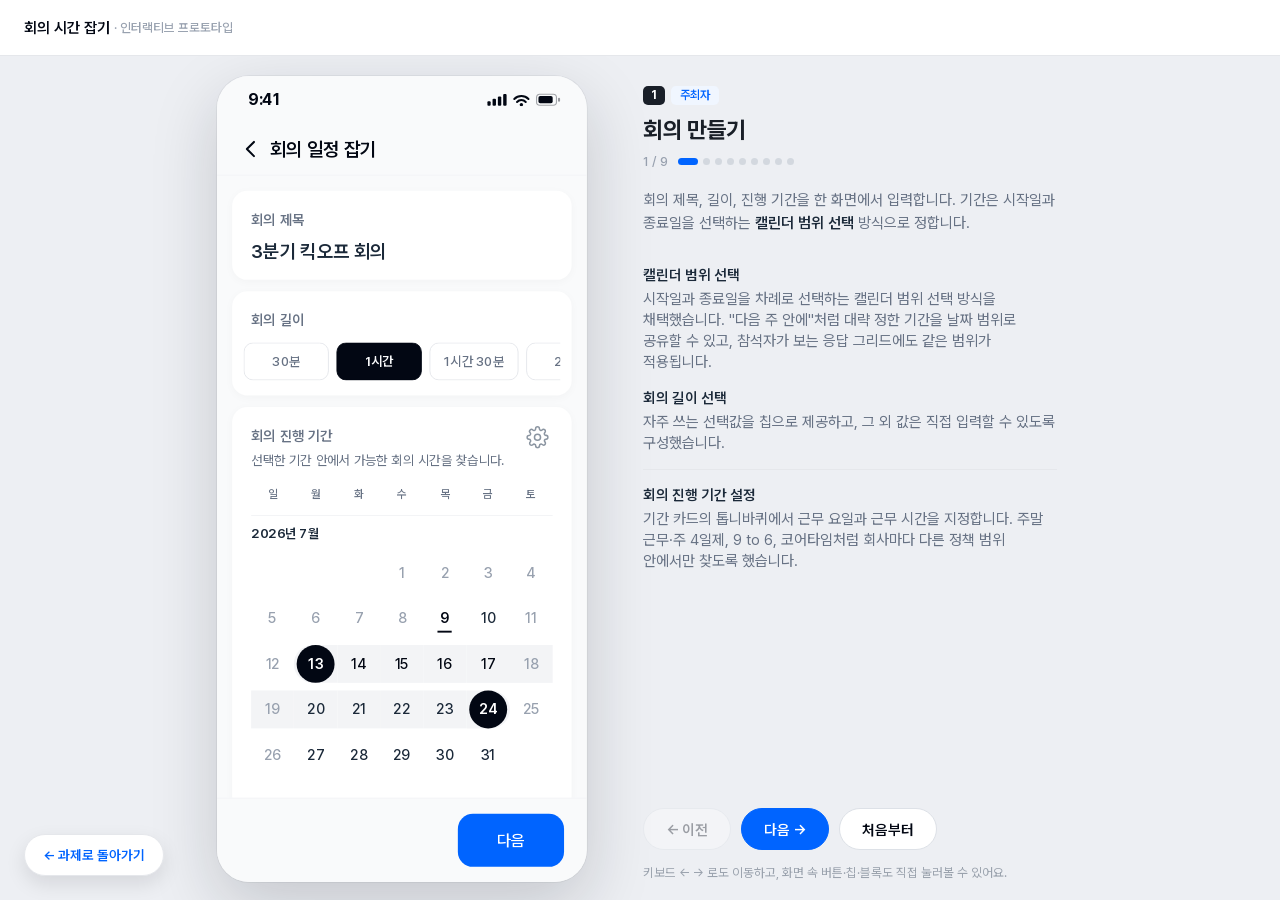
<file: prototype-final.html>
<!DOCTYPE html>
<html lang="ko">
<head>
<meta charset="UTF-8">
<meta name="viewport" content="width=device-width, initial-scale=1.0">
<title>회의 시간 잡기 — 인터랙티브 프로토타입</title>
<style>
@font-face{
  font-family:'Pretendard Variable';
  font-weight:45 920;
  font-style:normal;
  font-display:swap;
  src:local('Pretendard Variable'),url('fonts/PretendardVariable.woff2') format('woff2-variations');
}
:root{
  /* Figma 프레임(주최자_1-1 ~ 2-4)에서 추출한 토큰 */
  --bg:#F9FAFB;
  --card:#FFFFFF;
  --ink:#020713;        /* 앱바 타이틀, 선택 칩 bg */
  --title:#1B2939;      /* 카드 타이틀 */
  --sub:#677284;        /* 레이블 · 보조 텍스트 */
  --muted:#98A1AF;      /* 지난 날짜 · 비활성 */
  --cap:#4E5968;        /* 후보 참석 인원 */
  --line:#F3F4F6;       /* 헤어라인 · 회색 면 */
  --line2:#E5E7EB;      /* 칩 테두리 */
  --blue:#0064FF;
  --bluesoft:#F0F6FF;
  --busy:#D8DEE6;
  --amb-bg:#FFF3DF; --amb:#D98E00; --amb-pop:#FFF6E8;
  --red-bg:#FFE3E8; --red:#FF0028; --red-pop:#FFF0F2;
}
*{margin:0;padding:0;box-sizing:border-box}
html,body{height:100%}
body{
  font-family:"Pretendard Variable",Pretendard,-apple-system,BlinkMacSystemFont,"Apple SD Gothic Neo","Malgun Gothic",system-ui,sans-serif;
  background:#EDEFF3;color:var(--ink);
  -webkit-font-smoothing:antialiased;word-break:keep-all;
  display:flex;flex-direction:column;overflow:hidden;
  transition:background-color .6s ease;
}
/* 참석자 시점: 페이지 배경을 한 톤 어둡게 — "다른 사람의 자리"라는 신호 */
body.guest{background:#D9DEE6}
button{font-family:inherit;border:none;background:none;cursor:pointer;color:inherit;font-size:inherit}
a{text-decoration:none;color:inherit}
[data-go],[data-toast]{cursor:pointer}

/* ============ 페이지 크롬 ============ */
.pt-head{
  flex:none;height:56px;display:flex;align-items:center;justify-content:space-between;
  padding:0 24px;background:#fff;border-bottom:1px solid var(--line2);z-index:10;
}
.pt-head .brand{display:flex;align-items:center;font-size:15px;font-weight:600}
.pt-head .brand small{font-weight:500;color:var(--muted)}

.doc-link{
  position:fixed;left:24px;bottom:24px;z-index:50;
  display:inline-flex;align-items:center;gap:4px;
  padding:12px 18px;border-radius:999px;
  background:#fff;color:var(--blue);font-size:13.5px;font-weight:600;
  border:1px solid var(--line2);box-shadow:0 8px 20px rgba(2,7,19,.1);
  transition:transform .15s ease,box-shadow .15s ease;
}
.doc-link:hover{transform:translateY(-2px);box-shadow:0 12px 24px rgba(2,7,19,.14)}
@media (max-width:600px){.doc-link{left:16px;bottom:16px;padding:10px 14px;font-size:13px}}

.stage{flex:1;min-height:0;display:flex;flex-direction:column;padding:20px 24px 18px}
.proto-grid{
  flex:1;min-height:0;width:100%;max-width:1080px;margin:0 auto;
  display:flex;gap:56px;align-items:stretch;justify-content:center;
}
.phone-wrap{flex:none;min-height:0;display:flex;align-items:flex-start;justify-content:center}
.phone-scaler{transform-origin:top left;perspective:1500px}
/* 플립 중간(모서리만 보일 때) 화면을 즉시 교체하기 위한 트랜지션 차단 */
.phone.snap .screen,.phone.snap .sheet2,.phone.snap .scrim{transition:none!important}

/* ---------- 우측 정보 패널 (ver2 화면 설계와 동일한 문법) ---------- */
.info-col{width:420px;max-width:100%;min-height:0;display:flex;flex-direction:column;padding-top:10px}
.fc-top{display:flex;align-items:center;gap:6px}
.fc-top .no{font-size:12px;line-height:17px;font-weight:700;color:#fff;background:#191F28;border-radius:5px;padding:1px 8px}
.who{font-size:12px;line-height:17px;font-weight:600;border-radius:5px;padding:1px 9px;transition:all .2s}
.who.host{background:var(--bluesoft);color:var(--blue)}
.who.guest{background:#454E5C;color:#fff}
.info-title{margin-top:10px;font-size:23px;line-height:31px;font-weight:700;letter-spacing:-.3px;color:#191F28}
.info-title.swapin{animation:fadeUp .4s cubic-bezier(.2,.7,.3,1) both}
.prog{display:flex;align-items:center;gap:10px;margin-top:8px}
.step-count{font-size:13px;font-weight:500;color:var(--muted)}
.dots{display:flex;gap:5px}
.dots i{width:7px;height:7px;border-radius:50%;background:#D3D8DF;transition:all .25s;cursor:pointer}
.dots i:hover{background:#B7BFC9}
.dots i.on{background:var(--blue);width:20px;border-radius:4px}
.dots i.on:hover{background:var(--blue)}
.dots i.done{background:#A9C6FF}
.dots i.done:hover{background:#7FA8FF}
.info-body{flex:1;min-height:0;overflow-y:auto;margin-top:20px;padding-right:6px;scrollbar-width:none}
.info-body::-webkit-scrollbar{display:none}
.pinfo{display:none;flex-direction:column;gap:16px}
.pinfo.on{display:flex;animation:fadeUp .45s cubic-bezier(.2,.7,.3,1) both}
.pinfo p{font-size:15px;line-height:23px;font-weight:400;color:var(--sub)}
.pinfo .hl{color:#1B2939;font-weight:600}
.pinfo ul{list-style:none;display:flex;flex-direction:column;gap:15px;margin-top:14px}
.pinfo .ll{display:block;font-size:14.5px;line-height:20px;font-weight:600;color:#1B2939;margin-bottom:4px}
.pinfo .ld{display:block;font-size:15px;line-height:21px;font-weight:400;color:var(--sub)}
.pinfo .pdiv{height:1px;background:var(--line2)}
.try-hint{margin-top:14px;font-size:12.5px;line-height:18px;color:#9AA2AD}
@media (max-width:980px){
  .proto-grid{flex-direction:column;align-items:center;gap:24px}
  .info-col{width:100%;max-width:520px;padding-top:0}
  .info-body{overflow:visible}
}

/* ============ 폰 프레임 (390×850) ============ */
.phone{
  width:390px;height:850px;border-radius:34px;background:var(--bg);
  overflow:hidden;position:relative;
  box-shadow:0 24px 70px rgba(15,20,35,.18),0 0 0 1px rgba(15,20,35,.05);
}
.screen{
  position:absolute;inset:0;display:flex;flex-direction:column;background:var(--bg);
  opacity:0;visibility:hidden;pointer-events:none;transform:translateX(38px);
  transition:opacity .34s ease,transform .42s cubic-bezier(.3,.75,.25,1),visibility 0s .42s;
}
.screen.was{transform:translateX(-38px);z-index:1}
.phone.back .screen{transform:translateX(-38px)}
.phone.back .screen.was{transform:translateX(38px)}
.screen.on{
  opacity:1;visibility:visible;pointer-events:auto;transform:none;z-index:2;
  transition:opacity .34s ease,transform .42s cubic-bezier(.3,.75,.25,1),visibility 0s 0s;
}
/* .phone.back .screen(0,3,0)이 .screen.on(0,2,0)을 이기지 않도록 활성 화면 transform 고정 */
.phone.back .screen.on{transform:none}
/* 오버레이형 화면(바텀시트)은 좌우 슬라이드 없이 페이드만 */
.screen.ovl{transform:none!important}

/* 상태바 49px / 앱바 56px — Figma 그대로 */
.sbar{flex:none;height:49px;display:flex;align-items:center;justify-content:space-between;padding:0 27px 0 33px}
.sbar .time{font-size:17px;font-weight:700;letter-spacing:-.2px;color:var(--ink)}
.sbar svg{display:block}
.abar{flex:none;height:56px;display:flex;align-items:center;gap:8px;padding:0 24px;border-bottom:1px solid var(--line)}
.abar.noline{border-bottom:none}
.abar .aicon{width:24px;height:24px;display:flex;align-items:center;justify-content:center;flex:none}
.abar .at{font-size:20px;line-height:28px;font-weight:600;color:var(--ink)}
.abar .sp{flex:1}

/* 본문 · 카드 · 푸터 */
.pbody{flex:1;min-height:0;overflow-y:auto;overflow-x:hidden;padding:16px;display:flex;flex-direction:column;gap:12px;scrollbar-width:none}
.pbody::-webkit-scrollbar{display:none}
.card{background:var(--card);border-radius:16px;padding:20px 12px 16px;box-shadow:0 2px 10px rgba(15,20,35,.03);position:relative}
.cx{padding:0 8px}
.clabel{font-size:15px;line-height:22px;font-weight:600;color:var(--sub)}
.ctitle{font-size:20px;line-height:28px;font-weight:600;color:var(--title)}
.cmeta{display:flex;align-items:center;gap:8px;font-size:15px;line-height:22px;font-weight:500;color:var(--sub)}
.cmeta .dot{width:2px;height:2px;border-radius:1px;background:var(--sub);flex:none}
.cdesc{font-size:14px;line-height:20px;font-weight:400;color:var(--sub)}
.blue-act{font-size:14px;line-height:20px;font-weight:600;color:var(--blue);cursor:pointer}

.pfoot{flex:none;border-top:1px solid var(--line);padding:16px 24px;display:flex;flex-direction:column;gap:10px}
.cta{
  height:56px;border-radius:16px;background:var(--blue);color:#fff;
  font-size:17px;line-height:24px;font-weight:500;
  display:flex;align-items:center;justify-content:center;transition:transform .08s;
}
.cta:active{transform:scale(.985)}
.cta.ghost{background:var(--line);color:var(--sub)}
.cta.dis{background:var(--line);color:var(--muted);height:54px;pointer-events:none}
.cta.next{width:112px;margin-left:auto}
.linkbtn{padding:9px 0;font-size:14px;line-height:20px;font-weight:600;color:var(--blue);text-align:center}

/* ---------- S1 · 회의 만들기 ---------- */
.chips{display:flex;gap:8px;overflow-x:auto;scrollbar-width:none;margin-top:12px}
.chips::-webkit-scrollbar{display:none}
.chip{
  flex:none;min-width:90px;height:40px;padding:0 14px;border-radius:10px;
  display:flex;align-items:center;justify-content:center;
  background:#fff;border:1px solid var(--line2);
  font-size:14px;line-height:20px;font-weight:500;color:var(--sub);cursor:pointer;
  transition:background-color .18s,border-color .18s,color .18s;
}
.chip.dark{color:var(--title)}
.chip.on{background:var(--ink);border-color:var(--ink);color:var(--bg);font-weight:600}
.gear{position:absolute;top:20px;right:24px;width:24px;height:24px}
.cal{margin-top:12px}
.cal-week{display:grid;grid-template-columns:repeat(7,1fr);border-bottom:1px solid var(--line);padding-bottom:8px}
.cal-week span{height:28px;display:flex;align-items:center;justify-content:center;font-size:12px;font-weight:500;color:var(--sub)}
.cal-month{padding:8px 0;font-size:14px;line-height:20px;font-weight:600;color:var(--title)}
.cal-month.aug{margin-top:24px;padding:0 0 4px}
.cal-row{display:grid;grid-template-columns:repeat(7,1fr)}
.cal-d{height:48px;display:flex;align-items:center;justify-content:center;font-size:15px;font-weight:500;color:var(--title);position:relative;z-index:0}
.cal-d.mut{color:var(--muted)}
.cal-d.in{color:var(--ink)}
/* 범위 밴드: 셀 전체가 아니라 검은 원과 같은 40px 높이 → 주 사이에 여백 */
.cal-d.band::before{content:"";position:absolute;top:4px;bottom:4px;left:0;right:0;background:var(--line);z-index:-1}
.cal-d.band-s::before{border-radius:20px 0 0 20px}
.cal-d.band-e::before{border-radius:0 20px 20px 0}
.cal-d .selc{width:40px;height:40px;border-radius:50%;background:var(--ink);color:#fff;display:flex;align-items:center;justify-content:center;font-weight:600;position:relative;z-index:1}
.cal-d.today::after{content:"";position:absolute;left:50%;transform:translateX(-50%);bottom:9px;width:15px;height:2px;background:var(--ink)}
.cal-d.today{font-weight:600;color:var(--ink)}

/* ---------- S2 · 참석자 추가 (바텀시트) ---------- */
.scrim{position:absolute;inset:0;background:rgba(22,22,24,.40);z-index:4}
.sheet2{
  position:absolute;left:0;right:0;top:65px;bottom:0;z-index:5;
  background:#fff;border-radius:24px 24px 0 0;display:flex;flex-direction:column;
}
.sheet2 .grab{position:absolute;top:5px;left:50%;transform:translateX(-50%);width:64px;height:4px;border-radius:996px;background:var(--line2)}
.sheet2 .sh-head{flex:none;padding:32px 24px 16px}
.sheet2 .sh-head h2{font-size:20px;line-height:28px;font-weight:600;color:var(--ink)}
.search{
  flex:none;margin:4px 20px 0;height:56px;border-radius:12px;background:var(--line);
  display:flex;align-items:center;gap:4px;padding:0 16px;
}
.search span{font-size:15px;line-height:22px;color:var(--sub)}
.sh-list{flex:1;min-height:0;overflow-y:auto;scrollbar-width:none;padding:32px 20px 0}
.sh-list::-webkit-scrollbar{display:none}
.sh-label{font-size:13px;line-height:20px;color:var(--sub);padding:0 8px 8px}
.srow{display:flex;align-items:center;gap:12px;height:68px;border-bottom:1px solid var(--line)}
.srow .av{width:44px;height:44px;border-radius:22px;background:var(--line);display:flex;align-items:center;justify-content:center;font-size:16px;font-weight:500;color:var(--sub);flex:none}
.srow .avs{display:flex;flex:none}
.srow .avs .av{border:2px solid #fff;margin-left:-24px}
.srow .avs .av:first-child{margin-left:0}
.srow .sname{flex:1;min-width:0}
.srow .sname b{display:block;font-size:16px;line-height:24px;font-weight:500;color:var(--title)}
.srow .sname small{display:block;font-size:12px;line-height:17px;font-weight:400;color:#8B95A1}
.sbtn{
  flex:none;height:32px;padding:0 14px;border-radius:999px;
  background:#fff;border:1px solid var(--line2);
  font-size:13px;line-height:18px;font-weight:600;color:var(--sub);
  transition:background-color .15s,border-color .15s,color .15s;
}
.sbtn.cancel{background:var(--bg);border-color:var(--line);color:var(--muted)}
.sh-foot{flex:none;background:var(--bg);border-top:1px solid var(--line);padding:20px 24px 16px}
.sh-foot .sel-lbl{font-size:14px;line-height:20px;color:var(--sub)}
.chips-sel{display:flex;flex-wrap:wrap;gap:8px;margin-top:12px}
.chips-sel .c{
  display:flex;align-items:center;gap:6px;height:34px;padding:0 10px 0 14px;
  background:var(--bluesoft);border-radius:999px;cursor:pointer;
}
.chips-sel .c b{font-size:14px;line-height:20px;font-weight:600;color:var(--blue)}
.chips-sel .c i{font-style:normal;font-size:11px;font-weight:500;color:var(--blue)}
.chips-sel .c.newc{animation:chipIn .28s cubic-bezier(.3,1.25,.4,1)}
.sh-foot .cta{margin-top:24px;width:100%}
/* S2는 라이브 S1 위에 얹히는 오버레이 — 시트 슬라이드업 + 스크림 페이드 */
#s2{background:transparent}
#s2 .scrim{opacity:0;transition:opacity .34s ease}
#s2.on .scrim{opacity:1}
#s2 .sheet2{transform:translateY(104%);transition:transform .42s cubic-bezier(.3,.75,.25,1)}
#s2.on .sheet2{transform:translateY(0)}

/* ---------- S3 · 역할 지정 / S4·S6 · 응답 현황 공통 행 ---------- */
.prow{display:flex;align-items:center;height:64px;border-bottom:1px solid var(--line)}
.prow:last-child{border-bottom:none}
.prow .av{width:48px;height:48px;border-radius:996px;background:var(--line);display:flex;align-items:center;justify-content:center;font-size:17px;line-height:24px;font-weight:500;color:var(--sub);flex:none}
.prow .nm{flex:1;min-width:0;margin-left:8px;font-size:16px;line-height:24px;font-weight:500;color:var(--title)}
.prow.me .av,.prow.me .nm{opacity:.5}
.prow.me .tg2{opacity:.45;pointer-events:none}
.tg2{display:flex;border:1px solid var(--line);border-radius:7px;overflow:hidden;flex:none;background:#fff}
.tg2 span{width:56px;height:34px;display:flex;align-items:center;justify-content:center;font-size:14px;line-height:20px;font-weight:500;color:var(--sub);background:#fff;cursor:pointer;transition:background-color .18s,color .18s}
.tg2 span.on{background:var(--ink);color:#fff;font-weight:600}
.card-hrow{display:flex;align-items:center;justify-content:space-between;padding:0 8px}
.card-hrow .hl{font-size:14px;line-height:20px;font-weight:500;color:var(--sub)}
.card-div{height:1px;background:var(--line);margin:16px 8px 0}
.grp-t{font-size:16px;line-height:24px;font-weight:600;color:var(--title);padding:16px 8px 8px}
.pill{flex:none;height:36px;border-radius:12px;display:flex;align-items:center;justify-content:center;padding:0 12px;font-size:13px;font-weight:500}
.pill.ok{background:var(--bluesoft);color:var(--blue)}
.pill.wait{background:var(--line);color:var(--sub)}
.pill.re{background:#fff;border:1px solid #131618;color:#30363C;margin-right:8px;cursor:pointer}

/* ---------- S4 · 히어로 ---------- */
.hero{flex:none;display:flex;flex-direction:column;align-items:center;text-align:center;padding:16px 16px 20px}
.hero .hc{width:48px;height:48px;border-radius:996px;background:var(--blue);display:flex;align-items:center;justify-content:center}
.hero h2{margin-top:16px;font-size:24px;line-height:32px;font-weight:600;color:var(--ink)}
.hero p{margin-top:8px;font-size:14px;line-height:20px;font-weight:400;color:var(--sub)}
.pfoot.white{background:#fff}

/* ---------- S5 · 시간 응답 ---------- */
.inviter{display:flex;align-items:center;gap:4px}
.inviter .av22{width:22px;height:22px;border-radius:11px;background:var(--line);display:flex;align-items:center;justify-content:center;font-size:10px;font-weight:500;color:var(--sub);flex:none}
.inviter span{font-size:13px;line-height:20px;color:var(--sub)}
.help{position:absolute;top:20px;right:24px;width:24px;height:24px;border-radius:12px;background:var(--line);display:flex;align-items:center;justify-content:center;font-size:13px;font-weight:700;color:var(--muted)}
.tgrid{margin-top:24px;position:relative}
.tg-head{display:flex;gap:16px;margin-bottom:12px}
.tg-head .hsp{width:16px;flex:none}
.tg-head .days{flex:1;display:flex;gap:4px}
.tg-head .days span{flex:1;font-size:12px;line-height:18px;font-weight:400;color:var(--title)}
.tg-rows{display:flex;flex-direction:column;gap:4px}
.tg-row{display:flex;gap:16px;align-items:center}
.tg-row .hlab{width:16px;flex:none;font-size:12px;line-height:18px;color:var(--sub)}
.tg-row .cells{flex:1;display:flex;gap:4px}
.cell{
  flex:1;height:30px;border-radius:6px;background:var(--line);
  display:flex;align-items:center;justify-content:center;
  font-size:12.5px;font-weight:600;cursor:pointer;position:relative;
  transition:background-color .18s,color .18s;
}
.cell.busy{background:var(--busy);cursor:default}
.cell.amb{background:var(--amb-bg);color:var(--amb)}
.cell.red{background:var(--red-bg);color:var(--red)}
.cell.sel::after{
  content:"";position:absolute;inset:-1.5px;border-radius:8px;
  border:1.5px solid var(--blue);background:rgba(240,246,255,.5);
  animation:fadeIn .18s ease;
}
.pop{
  position:absolute;z-index:6;display:flex;align-items:center;gap:4px;
  width:205px;height:44px;padding:6px;background:#fff;border-radius:12px;
  box-shadow:0 8px 24px rgba(15,23,42,.14);
  opacity:0;pointer-events:none;transform:translateY(-6px) scale(.94);transform-origin:top center;
  transition:opacity .22s ease,transform .26s cubic-bezier(.34,1.3,.4,1);
}
.pop.show{opacity:1;pointer-events:auto;transform:none}
.pop button{height:32px;border-radius:8px;padding:0 12px;font-size:12.5px;line-height:18px;font-weight:600}
.pop .b-x{background:var(--red-pop);color:var(--red)}
.pop .b-p{background:var(--amb-pop);color:var(--amb)}
.pop .b-c{background:var(--line);color:var(--sub)}

/* ---------- 앱바 더보기 메뉴 ---------- */
.amenu{
  position:absolute;top:94px;right:16px;z-index:8;background:#fff;border-radius:12px;
  box-shadow:0 8px 24px rgba(15,23,42,.16);padding:6px;
  opacity:0;pointer-events:none;transform:translateY(-6px) scale(.96);transform-origin:top right;
  transition:opacity .2s ease,transform .24s cubic-bezier(.34,1.3,.4,1);
}
.amenu.show{opacity:1;pointer-events:auto;transform:none}
.amenu button{height:40px;padding:0 14px;border-radius:8px;font-size:14px;line-height:20px;font-weight:500;color:var(--title);display:flex;align-items:center;white-space:nowrap;transition:background-color .15s}
.amenu button:hover{background:var(--line)}
.amenu button.danger{color:#FF0028}
#s4More{cursor:pointer}

/* ---------- S7 · 시간 확정 ---------- */
.slot-scroll{max-height:392px;overflow-y:auto;scrollbar-width:none}
.slot-scroll::-webkit-scrollbar{display:none}
.morebtn{
  width:100%;height:48px;margin:12px 0 8px;border-radius:12px;
  background:var(--line);color:var(--sub);font-size:14px;line-height:20px;font-weight:600;
  transition:background-color .15s;
}
.morebtn:hover{background:#E9EBEE}
.slot{padding:16px 8px;border-bottom:1px solid var(--line);cursor:pointer;position:relative}
.slot:last-child{border-bottom:none}
.slot .rank{display:inline-flex;align-items:center;height:26px;padding:0 8px;border-radius:6px;background:var(--line);font-size:12px;line-height:18px;font-weight:500;color:var(--sub);transition:background-color .2s,color .2s}
.slot.pick .rank{background:var(--bluesoft);color:var(--blue)}
.slot .tm{margin:8px 0 0 4px;font-size:17px;line-height:24px;font-weight:600;color:var(--title)}
.slot .cap{margin:6px 0 0 4px;font-size:14px;line-height:20px;font-weight:400;color:var(--cap)}
.slot .radio{position:absolute;top:42px;right:0;width:24px;height:24px;border-radius:996px;border:1px solid var(--line2);transition:border-color .18s}
.slot.pick .radio{border:1.5px solid var(--blue)}
.slot.pick .radio::after{content:"";position:absolute;inset:2.5px;border-radius:50%;background:var(--blue);animation:dotIn .2s cubic-bezier(.34,1.4,.4,1)}

/* ---------- S8 · 확정 확인 시트 ---------- */
.csheet{
  position:absolute;left:0;right:0;bottom:0;height:354px;z-index:5;background:#fff;
  border-radius:24px 24px 0 0;display:flex;flex-direction:column;
  transform:translateY(105%);transition:transform .34s cubic-bezier(.32,.72,.33,1);
}
.sheet-open .csheet{transform:translateY(0)}
.screen .scrim.soft{opacity:0;pointer-events:none;transition:opacity .3s}
.sheet-open .scrim.soft{opacity:1;pointer-events:auto}
.csheet .grab{position:absolute;top:4px;left:50%;transform:translateX(-50%);width:64px;height:4px;border-radius:996px;background:var(--line2)}
.csheet h2{padding:32px 24px 16px;font-size:20px;line-height:28px;font-weight:600;color:var(--ink)}
.timebox{
  margin:0 24px;height:86px;border-radius:12px;background:var(--bluesoft);
  display:flex;flex-direction:column;align-items:center;justify-content:center;gap:4px;flex:none;
}
.timebox .k{font-size:15px;line-height:22px;font-weight:500;color:var(--sub)}
.timebox .v{font-size:20px;line-height:28px;font-weight:600;color:var(--title)}
.cklist{margin:24px 32px 0;display:flex;flex-direction:column;gap:12px}
.ckrow{display:flex;align-items:center;gap:12px}
.ckrow .ic{width:20px;height:20px;display:flex;align-items:center;justify-content:center;font-size:15px;font-weight:700;color:var(--blue);flex:none}
.ckrow span{font-size:14px;line-height:20px;font-weight:400;color:var(--sub)}
.csheet .btn2{margin-top:auto;border-top:1px solid var(--line);padding:16px 24px;display:flex;gap:10px}
.csheet .btn2 .cta{flex:1}

/* ---------- S1 · 캘린더 설정 시트 ---------- */
.gear{cursor:pointer}
.csheet.tall{height:452px}
.set-sec{padding:8px 24px 8px}
.set-label{font-size:15px;line-height:22px;font-weight:600;color:var(--title)}
.set-desc{margin-top:2px;font-size:13px;line-height:19px;font-weight:400;color:var(--sub)}
.dayrow{display:flex;gap:8px;margin-top:12px}
.day{
  width:40px;height:40px;border-radius:20px;background:#fff;border:1px solid var(--line2);
  font-size:14px;line-height:20px;font-weight:500;color:var(--sub);
  display:flex;align-items:center;justify-content:center;
  transition:background-color .15s,border-color .15s,color .15s;
}
.day.on{background:var(--ink);border-color:var(--ink);color:#fff;font-weight:600}
.timerow{display:flex;align-items:center;gap:12px;margin-top:12px}
.tctl{flex:1;display:flex;align-items:center;justify-content:space-between;height:48px;border:1px solid var(--line2);border-radius:12px;padding:0 6px;background:#fff}
.tbtn{width:36px;height:36px;border-radius:10px;font-size:18px;color:var(--sub);display:flex;align-items:center;justify-content:center;transition:background-color .15s}
.tbtn:hover{background:var(--line)}
.tval{font-size:16px;line-height:24px;font-weight:600;color:var(--title)}
.tsep{font-size:15px;color:var(--muted)}

/* ---------- 토스트 ---------- */
.toast{
  position:absolute;left:50%;bottom:118px;transform:translateX(-50%) translateY(8px);
  background:rgba(23,24,28,.92);color:#fff;font-size:13.5px;font-weight:500;
  border-radius:12px;padding:11px 18px;opacity:0;pointer-events:none;
  transition:all .3s;white-space:nowrap;z-index:20;
}
.toast.show{opacity:1;transform:translateX(-50%) translateY(0)}

/* ---------- 내비게이션 ---------- */
.stage-nav{display:flex;align-items:center;gap:10px;margin-top:20px;flex:none}
.nbtn{
  height:42px;border-radius:21px;padding:0 22px;font-size:14.5px;font-weight:600;
  background:#fff;color:var(--ink);border:1px solid #DDE1E7;display:flex;align-items:center;gap:6px;
  transition:all .12s;
}
.nbtn:hover{border-color:#B8BFC9}
.nbtn.pri{background:var(--blue);border-color:var(--blue);color:#fff}
.nbtn.pri:hover{background:#0057DE}
.nbtn:disabled{opacity:.35;pointer-events:none}
.nav-hint{font-size:12px;color:#9AA2AD;margin-left:6px}
@media (max-width:600px){.nav-hint{display:none}.pt-head .brand small{display:none}}

/* ---------- 모션 키프레임 ---------- */
@keyframes fadeUp{from{opacity:0;transform:translateY(10px)}to{opacity:1;transform:none}}
@keyframes fadeIn{from{opacity:0}}
@keyframes chipIn{from{opacity:0;transform:scale(.8)}to{opacity:1;transform:none}}
@keyframes dotIn{from{transform:scale(.4)}to{transform:none}}
@media (prefers-reduced-motion:reduce){
  *,*::before,*::after{transition-duration:.01ms!important;animation-duration:.01ms!important}
}
</style>
</head>
<body>

<!-- 아이콘 심볼 -->
<svg width="0" height="0" style="position:absolute">
  <symbol id="ico-status" viewBox="0 0 78 14">
    <g fill="#020713">
      <rect x="0" y="8.5" width="3.6" height="5" rx="1.1"/>
      <rect x="5.6" y="6" width="3.6" height="7.5" rx="1.1"/>
      <rect x="11.2" y="3.5" width="3.6" height="10" rx="1.1"/>
      <rect x="16.8" y="1" width="3.6" height="12.5" rx="1.1"/>
    </g>
    <g fill="none" stroke="#020713" stroke-width="2.1" stroke-linecap="round">
      <path d="M28.5 6.2a10.4 10.4 0 0 1 15 0"/>
      <path d="M31.4 9.4a6.3 6.3 0 0 1 9.2 0"/>
    </g>
    <circle cx="36" cy="12.2" r="1.8" fill="#020713"/>
    <rect x="52" y="1.2" width="21" height="11.6" rx="3.4" fill="none" stroke="#020713" stroke-opacity=".35" stroke-width="1.2"/>
    <rect x="54" y="3.2" width="15" height="7.6" rx="1.8" fill="#020713"/>
    <rect x="74.6" y="4.9" width="2.2" height="4.2" rx="1.1" fill="#020713" fill-opacity=".4"/>
  </symbol>
  <symbol id="ico-back" viewBox="0 0 24 24">
    <path d="M15 4.5 7.5 12 15 19.5" fill="none" stroke="#020713" stroke-width="2.2" stroke-linecap="round" stroke-linejoin="round"/>
  </symbol>
  <symbol id="ico-more" viewBox="0 0 24 24">
    <g fill="#020713"><circle cx="12" cy="5.5" r="1.7"/><circle cx="12" cy="12" r="1.7"/><circle cx="12" cy="18.5" r="1.7"/></g>
  </symbol>
  <symbol id="ico-close" viewBox="0 0 24 24">
    <path d="M5.5 5.5 18.5 18.5 M18.5 5.5 5.5 18.5" stroke="#020713" stroke-width="2" stroke-linecap="round"/>
  </symbol>
  <symbol id="ico-gear" viewBox="0 0 24 24">
    <g fill="none" stroke="#8B95A1" stroke-width="1.6" stroke-linecap="round" stroke-linejoin="round">
      <circle cx="12" cy="12" r="3.2"/>
      <path d="M19.4 15a1.65 1.65 0 0 0 .33 1.82l.06.06a2 2 0 1 1-2.83 2.83l-.06-.06a1.65 1.65 0 0 0-1.82-.33 1.65 1.65 0 0 0-1 1.51V21a2 2 0 1 1-4 0v-.09A1.65 1.65 0 0 0 9 19.4a1.65 1.65 0 0 0-1.82.33l-.06.06a2 2 0 1 1-2.83-2.83l.06-.06a1.65 1.65 0 0 0 .33-1.82 1.65 1.65 0 0 0-1.51-1H3a2 2 0 1 1 0-4h.09A1.65 1.65 0 0 0 4.6 9a1.65 1.65 0 0 0-.33-1.82l-.06-.06a2 2 0 1 1 2.83-2.83l.06.06a1.65 1.65 0 0 0 1.82.33H9a1.65 1.65 0 0 0 1-1.51V3a2 2 0 1 1 4 0v.09a1.65 1.65 0 0 0 1 1.51 1.65 1.65 0 0 0 1.82-.33l.06-.06a2 2 0 1 1 2.83 2.83l-.06.06a1.65 1.65 0 0 0-.33 1.82V9a1.65 1.65 0 0 0 1.51 1H21a2 2 0 1 1 0 4h-.09a1.65 1.65 0 0 0-1.51 1z"/>
    </g>
  </symbol>
  <symbol id="ico-search" viewBox="0 0 24 24">
    <circle cx="10.5" cy="10.5" r="6.5" fill="none" stroke="#8B95A1" stroke-width="2"/>
    <path d="m15.5 15.5 4.5 4.5" stroke="#8B95A1" stroke-width="2" stroke-linecap="round"/>
  </symbol>
  <symbol id="ico-check" viewBox="0 0 24 24">
    <path d="M5.5 12.5 10 17 18.5 7.5" fill="none" stroke="#fff" stroke-width="2.6" stroke-linecap="round" stroke-linejoin="round"/>
  </symbol>
  <symbol id="ico-alarm" viewBox="0 0 20 20">
    <g fill="none" stroke="#0064FF" stroke-width="1.5" stroke-linecap="round">
      <circle cx="10" cy="11" r="6"/>
      <path d="M10 8v3l2 1.6M4.2 4.8 2.6 6.2M15.8 4.8l1.6 1.4"/>
    </g>
  </symbol>
</svg>

<header class="pt-head">
  <div class="brand">회의 시간 잡기&nbsp;<small>· 인터랙티브 프로토타입</small></div>
</header>
<a class="doc-link" id="backToCase" href="final.html">← 과제로 돌아가기</a>

<div class="stage">
  <div class="proto-grid">

  <div class="phone-wrap">
    <div class="phone-scaler" id="scaler">
      <div class="phone" id="phone">

        <!-- ============ S1 · 회의 만들기 ============ -->
        <section class="screen on" id="s1">
          <div class="sbar"><span class="time">9:41</span><svg width="78" height="14"><use href="#ico-status"/></svg></div>
          <div class="abar"><span class="aicon" data-toast="프로토타입의 첫 화면이에요"><svg width="24" height="24"><use href="#ico-back"/></svg></span><span class="at">회의 일정 잡기</span></div>
          <div class="pbody">
            <div class="card">
              <div class="cx clabel">회의 제목</div>
              <div class="cx ctitle" style="margin-top:8px">3분기 킥오프 회의</div>
            </div>
            <div class="card">
              <div class="cx clabel">회의 길이</div>
              <div class="chips" id="lenChips">
                <span class="chip">30분</span>
                <span class="chip on">1시간</span>
                <span class="chip">1시간 30분</span>
                <span class="chip">2시간</span>
                <span class="chip">3시간</span>
                <span class="chip dark" data-toast="직접 입력은 프로토타입 범위 밖이에요">직접 입력</span>
              </div>
            </div>
            <div class="card" style="padding-bottom:20px">
              <div class="cx clabel">회의 진행 기간</div>
              <div class="cx cdesc" style="margin-top:4px">선택한 기간 안에서 가능한 회의 시간을 찾습니다.</div>
              <span class="gear" id="calSetBtn"><svg width="24" height="24"><use href="#ico-gear"/></svg></span>
              <div class="cal cx">
                <div class="cal-week"><span>일</span><span>월</span><span>화</span><span>수</span><span>목</span><span>금</span><span>토</span></div>
                <div class="cal-month">2026년 7월</div>
                <div class="cal-row"><span class="cal-d"></span><span class="cal-d"></span><span class="cal-d"></span><span class="cal-d mut">1</span><span class="cal-d mut">2</span><span class="cal-d mut">3</span><span class="cal-d mut">4</span></div>
                <div class="cal-row"><span class="cal-d mut">5</span><span class="cal-d mut">6</span><span class="cal-d mut">7</span><span class="cal-d mut">8</span><span class="cal-d today">9</span><span class="cal-d">10</span><span class="cal-d mut">11</span></div>
                <div class="cal-row"><span class="cal-d mut">12</span><span class="cal-d band band-s"><span class="selc">13</span></span><span class="cal-d band in">14</span><span class="cal-d band in">15</span><span class="cal-d band in">16</span><span class="cal-d band in">17</span><span class="cal-d band mut">18</span></div>
                <div class="cal-row"><span class="cal-d band mut">19</span><span class="cal-d band">20</span><span class="cal-d band">21</span><span class="cal-d band">22</span><span class="cal-d band">23</span><span class="cal-d band band-e"><span class="selc">24</span></span><span class="cal-d mut">25</span></div>
                <div class="cal-row"><span class="cal-d mut">26</span><span class="cal-d">27</span><span class="cal-d">28</span><span class="cal-d">29</span><span class="cal-d">30</span><span class="cal-d">31</span><span class="cal-d"></span></div>
                <div class="cal-month aug">2026년 8월</div>
                <div class="cal-row"><span class="cal-d"></span><span class="cal-d"></span><span class="cal-d"></span><span class="cal-d"></span><span class="cal-d"></span><span class="cal-d"></span><span class="cal-d">1</span></div>
              </div>
            </div>
          </div>
          <div class="pfoot">
            <button class="cta next" data-go="next">다음</button>
          </div>

          <!-- 캘린더 설정 시트 (톱니 → 근무 요일 · 근무 시간) -->
          <div class="scrim soft" id="calSetScrim"></div>
          <div class="csheet tall">
            <div class="grab"></div>
            <h2>캘린더 설정</h2>
            <div class="set-sec">
              <div class="set-label">근무 요일</div>
              <div class="set-desc">회의 시간을 찾을 요일이에요. 주말 근무나 주 4일제도 맞출 수 있어요.</div>
              <div class="dayrow" id="dayRow">
                <button class="day">일</button>
                <button class="day on">월</button>
                <button class="day on">화</button>
                <button class="day on">수</button>
                <button class="day on">목</button>
                <button class="day on">금</button>
                <button class="day">토</button>
              </div>
            </div>
            <div class="set-sec">
              <div class="set-label">근무 시간</div>
              <div class="set-desc">이 시간 안에서만 회의 시간 후보를 추천해요.</div>
              <div class="timerow">
                <div class="tctl"><button class="tbtn" data-t="sh" data-d="-1">−</button><span class="tval" id="tStart">09:00</span><button class="tbtn" data-t="sh" data-d="1">+</button></div>
                <span class="tsep">~</span>
                <div class="tctl"><button class="tbtn" data-t="eh" data-d="-1">−</button><span class="tval" id="tEnd">18:00</span><button class="tbtn" data-t="eh" data-d="1">+</button></div>
              </div>
            </div>
            <div class="btn2">
              <button class="cta" id="calSetApply">적용하기</button>
            </div>
          </div>
        </section>

        <!-- ============ S2 · 참석자 추가 (바텀시트) ============ -->
        <section class="screen ovl" id="s2">
          <div class="sbar"><span class="time">9:41</span><svg width="78" height="14"><use href="#ico-status"/></svg></div>
          <div class="scrim" data-go="prev"></div>
          <div class="sheet2">
            <div class="grab"></div>
            <div class="sh-head"><h2>참석자 추가</h2></div>
            <div class="search"><svg width="24" height="24"><use href="#ico-search"/></svg><span>이름, 팀, 이메일로 검색</span></div>
            <div class="sh-list">
              <div class="sh-label">최근 함께한 인원</div>
              <div class="srow">
                <span class="avs"><span class="av">한</span><span class="av">박</span><span class="av">최</span><span class="av">+8</span></span>
                <span class="sname"><b>마케팅 팀</b></span>
                <button class="sbtn" data-toast="팀 전체 추가는 프로토타입 범위 밖이에요">추가</button>
              </div>
              <div class="srow" data-person="한소희">
                <span class="av">한</span>
                <span class="sname"><b>한소희</b><small>마케팅 팀</small></span>
                <button class="sbtn cancel js-addbtn">취소</button>
              </div>
              <div class="srow" data-person="오연우">
                <span class="av">오</span>
                <span class="sname"><b>오연우</b><small>개발 팀</small></span>
                <button class="sbtn js-addbtn">추가</button>
              </div>
              <div class="srow">
                <span class="avs"><span class="av">한</span><span class="av">박</span><span class="av">최</span><span class="av">+99</span></span>
                <span class="sname"><b>전체</b></span>
                <button class="sbtn" data-toast="전체 추가는 프로토타입 범위 밖이에요">추가</button>
              </div>
            </div>
            <div class="sh-foot">
              <div class="sel-lbl" id="selLbl">선택된 참석자 5</div>
              <div class="chips-sel" id="selChips"></div>
              <button class="cta" id="s2Cta" data-go="next">참석자 5명 선택하기</button>
            </div>
          </div>
        </section>

        <!-- ============ S3 · 역할 지정 · 초대 ============ -->
        <section class="screen" id="s3">
          <div class="sbar"><span class="time">9:41</span><svg width="78" height="14"><use href="#ico-status"/></svg></div>
          <div class="abar"><span class="aicon" data-go="prev"><svg width="24" height="24"><use href="#ico-back"/></svg></span><span class="at">회의 일정 잡기</span></div>
          <div class="pbody">
            <div class="card">
              <div class="cx ctitle">3분기 킥오프 회의</div>
              <div class="cx cmeta" style="margin-top:8px"><span>1시간</span><span class="dot"></span><span>7/13(월) ~ 7/24(금) 이내</span></div>
              <span class="blue-act" style="position:absolute;top:20px;right:24px" data-go="1">변경</span>
            </div>
            <div class="card" style="padding-bottom:20px">
              <div class="card-hrow">
                <span class="hl">참석자</span>
                <button class="blue-act" data-go="2">변경</button>
              </div>
              <div class="cx" style="margin-top:8px">
                <div class="prow me">
                  <span class="av"></span><span class="nm">황수아 (나)</span>
                  <span class="tg2"><span class="on">필수</span><span>선택</span></span>
                </div>
                <div class="prow"><span class="av">한</span><span class="nm">한소희</span><span class="tg2 jt"><span class="on">필수</span><span>선택</span></span></div>
                <div class="prow"><span class="av">최</span><span class="nm">최다인</span><span class="tg2 jt"><span class="on">필수</span><span>선택</span></span></div>
                <div class="prow"><span class="av">유</span><span class="nm">유진아</span><span class="tg2 jt"><span class="on">필수</span><span>선택</span></span></div>
                <div class="prow"><span class="av">서</span><span class="nm">서민재</span><span class="tg2 jt"><span>필수</span><span class="on">선택</span></span></div>
                <div class="prow"><span class="av">정</span><span class="nm">정우진</span><span class="tg2 jt"><span>필수</span><span class="on">선택</span></span></div>
              </div>
            </div>
          </div>
          <div class="pfoot">
            <button class="cta" data-go="next">참석자 5명에게 초대 보내기</button>
          </div>
        </section>

        <!-- ============ S4 · 응답 현황 (대기) ============ -->
        <section class="screen" id="s4">
          <div class="sbar"><span class="time">9:41</span><svg width="78" height="14"><use href="#ico-status"/></svg></div>
          <div class="abar"><span class="aicon" data-go="prev"><svg width="24" height="24"><use href="#ico-back"/></svg></span><span class="at">응답 현황</span><span class="sp"></span><span class="aicon" id="s4More"><svg width="24" height="24"><use href="#ico-more"/></svg></span></div>
          <div class="amenu" id="s4Menu"><button class="danger" data-go="next" data-toast="응답을 마감했어요">응답 마감하기</button></div>
          <div class="pbody" style="padding-top:0">
            <div class="hero">
              <div class="hc"><svg width="24" height="24"><use href="#ico-check"/></svg></div>
              <h2>회의 초대를 보냈어요</h2>
              <p>참석자들이 가능한 시간을 선택하면<br>이곳에서 응답 현황을 확인할 수 있어요.</p>
            </div>
            <div class="card">
              <div class="cx ctitle">3분기 킥오프 회의</div>
              <div class="cx cmeta" style="margin-top:8px"><span>1시간</span><span class="dot"></span><span>7/13(월) ~ 7/24(금) 이내</span></div>
            </div>
            <div class="card" style="padding-bottom:20px">
              <div class="card-hrow"><span class="hl">응답 현황</span><span class="hl">응답 2 · 대기 3</span></div>
              <div class="card-div"></div>
              <div class="grp-t">필수 참석자</div>
              <div class="cx">
                <div class="prow"><span class="av">황</span><span class="nm">황수아 (나)</span><button class="pill re" data-toast="주최자도 참석자와 같은 시간 응답 화면에서 불가·비선호를 입력해요">응답하기</button></div>
                <div class="prow"><span class="av">한</span><span class="nm">한소희</span><span class="pill ok">✓ 응답 완료</span></div>
                <div class="prow"><span class="av">최</span><span class="nm">최다인</span><span class="pill ok">✓ 응답 완료</span></div>
                <div class="prow"><span class="av">유</span><span class="nm">유진아</span><button class="pill re" data-toast="유진아님에게 응답 요청을 다시 보냈어요">재요청</button><span class="pill wait">대기 중</span></div>
              </div>
              <div class="grp-t">선택 참석자</div>
              <div class="cx">
                <div class="prow"><span class="av">서</span><span class="nm">서민재</span><button class="pill re" data-toast="서민재님에게 응답 요청을 다시 보냈어요">재요청</button><span class="pill wait">대기 중</span></div>
                <div class="prow"><span class="av">정</span><span class="nm">정우진</span><button class="pill re" data-toast="정우진님에게 응답 요청을 다시 보냈어요">재요청</button><span class="pill wait">대기 중</span></div>
              </div>
            </div>
          </div>
          <div class="pfoot white">
            <button class="cta dis">필수 참석자 1명 응답 대기 중</button>
            <button class="linkbtn" data-go="next">미응답자 제외하고 확정하기</button>
          </div>
        </section>

        <!-- ============ S5 · 시간 응답 (참석자) ============ -->
        <section class="screen" id="s5">
          <div class="sbar"><span class="time">9:41</span><svg width="78" height="14"><use href="#ico-status"/></svg></div>
          <div class="abar"><span class="aicon" data-go="prev"><svg width="24" height="24"><use href="#ico-back"/></svg></span><span class="at">시간 응답</span></div>
          <div class="pbody">
            <div class="card">
              <div class="cx inviter"><span class="av22">황</span><span>황수아님이 초대한 회의</span></div>
              <div class="cx ctitle" style="margin-top:8px">3분기 킥오프 회의</div>
              <div class="cx cmeta" style="margin-top:8px"><span>1시간</span><span class="dot"></span><span>7/13(월) ~ 7/24(금) 이내</span></div>
            </div>
            <div class="card" style="padding-bottom:24px">
              <div class="cx clabel">시간 선택하기</div>
              <div class="cx cdesc" style="margin-top:4px">불가능한 시간과 비선호하는 시간을 선택해 주세요.</div>
              <span class="help">?</span>
              <div class="tgrid cx" id="tgrid">
                <div class="tg-head">
                  <span class="hsp"></span>
                  <div class="days"><span>월 13</span><span>화 14</span><span>수 15</span><span>목 16</span><span>금 17</span></div>
                </div>
                <div class="tg-rows" id="tgRows"><!-- JS --></div>
                <div class="pop" id="pop">
                  <button class="b-x" data-mark="red">✕ 불가</button>
                  <button class="b-p" data-mark="amb">~ 비선호</button>
                  <button class="b-c" data-mark="clear">지우기</button>
                </div>
              </div>
            </div>
          </div>
          <div class="pfoot">
            <button class="cta" data-go="next">응답 보내기</button>
          </div>
        </section>

        <!-- ============ S6 · 응답 현황 (완료) ============ -->
        <section class="screen" id="s6">
          <div class="sbar"><span class="time">9:41</span><svg width="78" height="14"><use href="#ico-status"/></svg></div>
          <div class="abar"><span class="aicon" data-go="prev"><svg width="24" height="24"><use href="#ico-back"/></svg></span><span class="at">응답 현황</span><span class="sp"></span><span class="aicon"><svg width="24" height="24"><use href="#ico-more"/></svg></span></div>
          <div class="pbody">
            <div class="card">
              <div class="cx ctitle">3분기 킥오프 회의</div>
              <div class="cx cmeta" style="margin-top:8px"><span>1시간</span><span class="dot"></span><span>7/13(월) ~ 7/24(금) 이내</span></div>
            </div>
            <div class="card" style="padding-bottom:20px">
              <div class="card-hrow"><span class="hl">응답 현황</span><span class="hl">응답 5 · 대기 0</span></div>
              <div class="card-div"></div>
              <div class="grp-t">필수 참석자</div>
              <div class="cx">
                <div class="prow"><span class="av">황</span><span class="nm">황수아 (나)</span><span class="pill ok">✓ 응답 완료</span></div>
                <div class="prow"><span class="av">한</span><span class="nm">한소희</span><span class="pill ok">✓ 응답 완료</span></div>
                <div class="prow"><span class="av">최</span><span class="nm">최다인</span><span class="pill ok">✓ 응답 완료</span></div>
                <div class="prow"><span class="av">유</span><span class="nm">유진아</span><span class="pill ok">✓ 응답 완료</span></div>
              </div>
              <div class="grp-t">선택 참석자</div>
              <div class="cx">
                <div class="prow"><span class="av">서</span><span class="nm">서민재</span><span class="pill ok">✓ 응답 완료</span></div>
                <div class="prow"><span class="av">정</span><span class="nm">정우진</span><span class="pill ok">✓ 응답 완료</span></div>
              </div>
            </div>
          </div>
          <div class="pfoot">
            <button class="cta" data-go="next">시간 확정하러 가기</button>
          </div>
        </section>

        <!-- ============ S7 · 시간 확정 (+ S8 확정 시트) ============ -->
        <section class="screen" id="s7">
          <div class="sbar"><span class="time">9:41</span><svg width="78" height="14"><use href="#ico-status"/></svg></div>
          <div class="abar"><span class="aicon" data-go="prev"><svg width="24" height="24"><use href="#ico-back"/></svg></span><span class="at">시간 확정</span><span class="sp"></span><span class="aicon"><svg width="24" height="24"><use href="#ico-more"/></svg></span></div>
          <div class="pbody">
            <div class="card">
              <div class="cx ctitle">3분기 킥오프 회의</div>
              <div class="cx cmeta" style="margin-top:8px"><span>1시간</span><span class="dot"></span><span>7/13(월) ~ 7/24(금) 이내</span></div>
            </div>
            <div class="card" style="padding-bottom:8px">
              <div class="card-hrow"><span class="hl">추천 시간</span><span class="hl">필수 3 · 선택 2</span></div>
              <div class="card-div"></div>
              <div class="cx slot-scroll" style="margin-top:8px">
                <div class="slot pick" data-time="목 7/16 · 15:00 – 16:00" data-cta="목 7/16 15:00 – 16:00로 확정하기" data-full="목요일 7/16 · 15:00 – 16:00" data-note="나 포함 6명 모두 참석할 수 있어요">
                  <span class="rank">1순위</span>
                  <div class="tm">목 7/16 · 15:00 – 16:00</div>
                  <div class="cap">참석 가능 6명 / 6명</div>
                  <div class="cap">비선호 없음</div>
                  <span class="radio"></span>
                </div>
                <div class="slot" data-time="화 7/14 · 10:00 – 11:00" data-cta="화 7/14 10:00 – 11:00로 확정하기" data-full="화요일 7/14 · 10:00 – 11:00" data-note="나 포함 6명 모두 참석할 수 있어요 · 필수 1명 비선호 포함">
                  <span class="rank">2순위</span>
                  <div class="tm">화 7/14 · 10:00 – 11:00</div>
                  <div class="cap">참석 가능 6명 / 6명</div>
                  <div class="cap">필수 1명 비선호</div>
                  <span class="radio"></span>
                </div>
                <div class="slot" data-time="수 7/15 · 14:00 – 15:00" data-cta="수 7/15 14:00 – 15:00로 확정하기" data-full="수요일 7/15 · 14:00 – 15:00" data-note="선택 참석자 1명이 참석할 수 없어요 · 필수 1명 비선호 포함">
                  <span class="rank">3순위</span>
                  <div class="tm">수 7/15 · 14:00 – 15:00</div>
                  <div class="cap">참석 가능 5명 / 6명</div>
                  <div class="cap">선택 1명 불참 · 필수 1명 비선호</div>
                  <span class="radio"></span>
                </div>
                <div class="slot" data-time="월 7/20 · 10:00 – 11:00" data-cta="월 7/20 10:00 – 11:00로 확정하기" data-full="월요일 7/20 · 10:00 – 11:00" data-note="선택 참석자 2명이 참석할 수 없어요">
                  <span class="rank">4순위</span>
                  <div class="tm">월 7/20 · 10:00 – 11:00</div>
                  <div class="cap">참석 가능 4명 / 6명</div>
                  <div class="cap">선택 2명 불참</div>
                  <span class="radio"></span>
                </div>
                <div class="slot" data-time="금 7/17 · 11:00 – 12:00" data-cta="금 7/17 11:00 – 12:00로 확정하기" data-full="금요일 7/17 · 11:00 – 12:00" data-note="선택 참석자 2명이 참석할 수 없어요 · 필수 1명 비선호 포함">
                  <span class="rank">5순위</span>
                  <div class="tm">금 7/17 · 11:00 – 12:00</div>
                  <div class="cap">참석 가능 4명 / 6명</div>
                  <div class="cap">선택 2명 불참 · 필수 1명 비선호</div>
                  <span class="radio"></span>
                </div>
                <button class="morebtn" data-toast="기간을 넓혀 후보를 더 찾는 기능은 프로토타입 범위 밖이에요">더 찾기</button>
              </div>
            </div>
          </div>
          <div class="pfoot">
            <button class="cta" id="decideCta" data-go="next">목 7/16 15:00 – 16:00로 확정하기</button>
          </div>

          <!-- S8 · 확정 확인 시트 -->
          <div class="scrim soft" data-go="prev"></div>
          <div class="csheet">
            <div class="grab"></div>
            <h2>이 시간으로 확정할까요?</h2>
            <div class="timebox">
              <span class="k">3분기 킥오프 회의 · 1시간</span>
              <span class="v" id="sheetTime">목요일 7/16 · 15:00 – 16:00</span>
            </div>
            <div class="cklist">
              <div class="ckrow"><span class="ic">✓</span><span id="sheetNote">나 포함 6명 모두 참석할 수 있어요</span></div>
              <div class="ckrow"><span class="ic">✓</span><span>확정 즉시 전원 캘린더 등록 · 알림 발송</span></div>
            </div>
            <div class="btn2">
              <button class="cta ghost" data-go="prev">다시 고르기</button>
              <button class="cta" data-go="next">확정하기</button>
            </div>
          </div>
        </section>

        <!-- ============ S9 · 확정 완료 ============ -->
        <section class="screen" id="s9" style="background:#fff">
          <div class="sbar"><span class="time">9:41</span><svg width="78" height="14"><use href="#ico-status"/></svg></div>
          <div class="abar noline"><span class="sp"></span><button class="aicon" data-go="restart"><svg width="24" height="24"><use href="#ico-close"/></svg></button></div>
          <div class="pbody" style="padding:16px 24px">
            <div class="hero" style="padding-top:16px">
              <div class="hc"><svg width="24" height="24"><use href="#ico-check"/></svg></div>
              <h2>회의가 확정됐어요</h2>
              <p>참석자 5명에게 알림을 보냈어요</p>
            </div>
            <div class="timebox" style="margin:16px 0 0">
              <span class="k">3분기 킥오프 회의 · 1시간</span>
              <span class="v" id="doneTime">목요일 7/16 · 15:00 – 16:00</span>
            </div>
            <div class="cklist" style="margin:8px 8px 0">
              <div class="ckrow"><span class="ic">✓</span><span>전원 캘린더에 회의가 등록됐어요</span></div>
              <div class="ckrow"><span class="ic">✓</span><span>참석자에게 확정 알림을 보냈어요</span></div>
              <div class="ckrow"><span class="ic bare"><svg width="20" height="20"><use href="#ico-alarm"/></svg></span><span>회의 24시간 전에 리마인드를 보내드려요</span></div>
            </div>
          </div>
          <div class="pfoot">
            <button class="cta ghost" data-toast="프로토타입 범위 밖 화면이에요">회의 상세 보기</button>
            <button class="cta" data-toast="🎉 플로우 완주! ‘처음부터’로 다시 볼 수 있어요">캘린더에서 확인하기</button>
          </div>
        </section>

        <div class="toast" id="toast"></div>
      </div>
    </div>
  </div>

  <aside class="info-col">
    <div class="fc-top">
      <span class="no" id="infoNo">1</span>
      <span class="who host" id="whoBadge">주최자</span>
    </div>
    <h2 class="info-title" id="stepTitle">회의 만들기</h2>
    <div class="prog">
      <span class="step-count" id="stepCount">1 / 9</span>
      <span class="dots" id="dots"></span>
    </div>

    <div class="info-body">
      <!-- 1 · 회의 만들기 -->
      <div class="pinfo on">
        <p>회의 제목, 길이, 진행 기간을 한 화면에서 입력합니다. 기간은 시작일과 종료일을 선택하는 <span class="hl">캘린더 범위 선택</span> 방식으로 정합니다.</p>
        <ul>
          <li><span class="ll">캘린더 범위 선택</span><span class="ld">시작일과 종료일을 차례로 선택하는 캘린더 범위 선택 방식을 채택했습니다. "다음 주 안에"처럼 대략 정한 기간을 날짜 범위로 공유할 수 있고, 참석자가 보는 응답 그리드에도 같은 범위가 적용됩니다.</span></li>
          <li><span class="ll">회의 길이 선택</span><span class="ld">자주 쓰는 선택값을 칩으로 제공하고, 그 외 값은 직접 입력할 수 있도록 구성했습니다.</span></li>
          <li class="pdiv" aria-hidden="true"></li>
          <li><span class="ll">회의 진행 기간 설정</span><span class="ld">기간 카드의 톱니바퀴에서 근무 요일과 근무 시간을 지정합니다.
주말 근무·주 4일제, 9 to 6, 코어타임처럼 회사마다 다른 정책 범위 안에서만 찾도록 했습니다.</span></li>
        </ul>
      </div>
      <!-- 2 · 참석자 추가 -->
      <div class="pinfo">
        <p>바텀시트에서 참석자를 검색하거나 최근 함께한 사람과 팀을 선택합니다. 현재 화면을 벗어나지 않고 참석자 추가를 마칠 수 있습니다.</p>
        <ul>
          <li><span class="ll">바텀시트에서 참석자 추가</span><span class="ld">회의 만들기 화면 위에서 참석자를 선택합니다. 회의 정보를 다시 확인하려면 바텀시트만 내리면 됩니다.</span></li>
          <li><span class="ll">최근 함께한 사람</span><span class="ld">최근 회의에 함께한 사람을 우선 노출하여, 검색이나 조직도 탐색 없이 참석자를 빠르게 추가할 수 있도록 구성했습니다.</span></li>
          <li><span class="ll">팀 단위 추가</span><span class="ld">팀 단위 초대가 필요한 경우, 팀 전체를 한 번에 추가할 수 있습니다. 같은 팀원을 한 명씩 검색하고 선택하는 과정을 줄입니다.</span></li>
          <li><span class="ll">선택한 참석자 하단 표시</span><span class="ld">선택한 참석자와 인원 수를 바텀시트 하단에 고정 표시하여, 목록을 이동하는 중에도 선택 현황을 확인하고 수정할 수 있도록 구성했습니다.</span></li>
        </ul>
      </div>
      <!-- 3 · 역할 지정 · 초대 -->
      <div class="pinfo">
        <p>참석자별 <span class="hl">필수/선택 역할을 목록에서 지정</span>한 뒤 바로 초대합니다.</p>
        <ul>
          <li><span class="ll">목록에서 필수/선택 지정</span><span class="ld">참석자 목록을 보면서 역할을 정할 수 있습니다. 별도 설정 화면은 두지 않으며, 주최자는 필수 참석자로 고정합니다.</span></li>
          <li><span class="ll">역할에 따라 추천에 반영</span><span class="ld">필수 참석자가 불가능한 시간은 후보에서 제외하고, 선택 참석자가 불가능한 시간은 추천 순위만 낮춥니다.</span></li>
          <li><span class="ll">추천 기준 안내</span><span class="ld">목록 위에 "필수 참석자가 가능한 시간을 후보로 추천해요"라는 한 줄 안내를 두어, 역할 지정이 추천에 어떤 영향을 주는지 정하는 시점에 알 수 있게 했습니다.</span></li>
        </ul>
      </div>
      <!-- 4 · 응답 현황 · 대기 -->
      <div class="pinfo">
        <p>초대 후 참석자별 응답 상태를 확인합니다. 참석자를 <span class="hl">필수/선택 그룹으로 나눠</span> 누구의 응답을 기다리고 있는지 보여 줍니다.</p>
        <ul>
          <li><span class="ll">필수/선택 그룹 분리</span><span class="ld">시간 확정에는 필수 참석자의 응답이 필요하기 때문에, 그룹을 나누어 한 번에 확인할 수 있도록 했습니다.</span></li>
          <li><span class="ll">주최자 본인 응답</span><span class="ld">주최자도 필수 참석자이므로 같은 화면의 "응답하기"로 자신의 불가·비선호를 입력합니다. 주최자의 조건이 빠진 채 후보가 계산되지 않도록 했습니다.</span></li>
          <li><span class="ll">대기자에게 재요청</span><span class="ld">응답하지 않은 참석자에게 리마인드 요청을 할 수 있도록 했습니다.</span></li>
        </ul>
      </div>
      <!-- 5 · 시간 응답 -->
      <div class="pinfo">
        <p>캘린더 일정이 표시된 주간 그리드에서 블록을 눌러 <span class="hl">불가 ✕ · 비선호 ~</span>를 표시합니다. 표시하지 않은 시간은 가능한 시간으로 처리합니다.</p>
        <ul>
          <li><span class="ll">기존 캘린더 일정 자동 불러오기</span><span class="ld">연결된 내 캘린더와 필수 참석자 전원의 불가능한 일정을 자동으로 불러옵니다. 참석자는 그 시간 내에서 불가능하거나 선호하지 않는 시간만 추가로 입력하면 됩니다.</span></li>
          <li><span class="ll">블록 선택 후 상태 표시</span><span class="ld">블록을 누른 뒤 불가 또는 비선호를 선택합니다.</span></li>
          <li><span class="ll">사유는 입력하지 않음</span><span class="ld">필요한 정보만 받아 응답 부담을 줄이고 개인적인 사정이 노출되지 않게 했습니다.</span></li>
        </ul>
      </div>
      <!-- 6 · 응답 현황 · 완료 -->
      <div class="pinfo">
        <p>모든 참석자가 응답하면 같은 화면이 완료 상태로 바뀌고, "시간 확정하러 가기" 버튼이 활성화됩니다.</p>
      </div>
      <!-- 7 · 시간 확정 -->
      <div class="pinfo">
        <p>모든 응답이 모이면 참석자 역할과 응답을 반영해 <span class="hl">추천 순서대로 시간 후보를 보여 주고, 후보마다 순위의 근거를 요약해 함께 표시합니다.</span></p>
        <ul>
          <li><span class="ll">역할별 집계 근거 표시</span><span class="ld">"비선호 없음", "필수 1명 비선호", "선택 1명 불참"처럼 개인을 특정하지 않는 집계 수준의 근거를 후보마다 붙입니다. 참석 인원이 같은 후보끼리 순위가 갈리는 이유를 주최자가 이해하고 결정할 수 있습니다.</span></li>
          <li><span class="ll">개인별 응답은 비노출</span><span class="ld">누가 불가·비선호를 표시했는지는 보여 주지 않습니다. 개인 응답은 추천 순위와 집계 근거를 만드는 데만 사용합니다.</span></li>
          <li><span class="ll">주최자가 직접 확정</span><span class="ld">첫 번째 후보를 자동으로 확정하지 않습니다. 화면에 담기 어려운 일정과 상황을 고려해 주최자가 최종 시간을 고릅니다.</span></li>
          <li><span class="ll">선택한 시간을 버튼에 표시</span><span class="ld">버튼에 선택한 날짜와 시간을 표시합니다. 확정 전에 선택 내용을 최종적으로 확인할 수 있도록 했습니다.</span></li>
        </ul>
      </div>
      <!-- 8 · 확정 확인 -->
      <div class="pinfo">
        <p>확정 버튼을 누르면 바텀시트에서 선택한 시간과 처리 내용을 확인합니다.</p>
        <ul>
          <li><span class="ll">확정 전 최종 확인</span><span class="ld">확정하면 참석자 캘린더에 일정이 등록되고 알림이 발송됩니다. 되돌리기 어려운 작업이므로 실행 전에 한 번 확인합니다.</span></li>
        </ul>
      </div>
      <!-- 9 · 확정 완료 -->
      <div class="pinfo">
        <p>시간을 확정하면 참석자 캘린더 등록과 알림 발송을 함께 처리합니다. 주최자가 일정을 따로 공유할 필요가 없습니다.</p>
      </div>
    </div>

    <div class="stage-nav">
      <button class="nbtn" id="btnPrev">← 이전</button>
      <button class="nbtn pri" id="btnNext">다음 →</button>
      <button class="nbtn" id="btnReset">처음부터</button>
    </div>
    <div class="try-hint">키보드 ← → 로도 이동하고, 화면 속 버튼·칩·블록도 직접 눌러볼 수 있어요.</div>
  </aside>

  </div>
</div>

<script>
(function(){
  /* ---------- 단계 정의 ---------- */
  const steps=[
    {s:'s1',label:'회의 만들기',who:'host'},
    {s:'s2',label:'참석자 추가',who:'host',under:'s1'},
    {s:'s3',label:'역할 지정 · 초대',who:'host'},
    {s:'s4',label:'응답 현황 · 대기',who:'host'},
    {s:'s5',label:'시간 응답',who:'guest'},
    {s:'s6',label:'응답 현황 · 완료',who:'host'},
    {s:'s7',label:'시간 확정',who:'host'},
    {s:'s7',label:'확정 확인',who:'host',sheet:true},
    {s:'s9',label:'확정 완료',who:'host'}
  ];
  let cur=0;
  const $=(sel,el=document)=>el.querySelector(sel);
  const $$=(sel,el=document)=>[...el.querySelectorAll(sel)];
  $('#backToCase').addEventListener('click',e=>{
    if(sessionStorage.getItem('caseStudyReturnPending')!=='1') return;
    e.preventDefault();
    history.back();
  });
  const screens={};$$('.screen').forEach(s=>screens[s.id]=s);
  const phone=$('#phone');
  const whoBadge=$('#whoBadge'),stepTitle=$('#stepTitle'),stepCount=$('#stepCount');
  const dots=$('#dots');
  steps.forEach((st,i)=>{
    const dot=document.createElement('i');
    dot.addEventListener('click',()=>goTo(i));
    dots.appendChild(dot);
  });
  const btnPrev=$('#btnPrev'),btnNext=$('#btnNext');

  /* ---------- 토스트 ---------- */
  const toastEl=$('#toast');let toastTimer=null;
  function toast(msg){
    toastEl.textContent=msg;toastEl.classList.add('show');
    clearTimeout(toastTimer);toastTimer=setTimeout(()=>toastEl.classList.remove('show'),1900);
  }

  /* ---------- 렌더 ---------- */
  const infoNo=$('#infoNo'),pinfos=$$('.pinfo');
  let sheetTimer=null;
  function replay(el){el.classList.remove('swapin');void el.offsetWidth;el.classList.add('swapin');}
  function render(prevWho){
    const st=steps[cur];
    const target=screens[st.s];
    const under=st.under?screens[st.under]:null;
    // 이전 화면은 .was로 퇴장 애니메이션, 나머지는 정리
    Object.values(screens).forEach(s=>{
      if(s===target||s===under){s.classList.remove('was');return;}
      if(s.classList.contains('on')){s.classList.remove('on');s.classList.add('was');}
      else s.classList.remove('was');
    });
    if(under)under.classList.add('on');
    target.classList.add('on');
    // 확정 시트: s7을 떠날 땐 퇴장 후에 닫아 이중 모션 방지
    clearTimeout(sheetTimer);
    if(st.s==='s7'){screens.s7.classList.toggle('sheet-open',!!st.sheet);}
    else if(screens.s7.classList.contains('sheet-open')){
      sheetTimer=setTimeout(()=>screens.s7.classList.remove('sheet-open'),450);
    }
    whoBadge.textContent=st.who==='guest'?'참석자':'주최자';
    whoBadge.className='who '+st.who;
    document.body.classList.toggle('guest',st.who==='guest');
    infoNo.textContent=cur+1;
    stepTitle.textContent=st.label;
    replay(stepTitle);
    stepCount.textContent=(cur+1)+' / '+steps.length;
    [...dots.children].forEach((d,i)=>{d.className=i===cur?'on':(i<cur?'done':'');});
    pinfos.forEach((p,i)=>p.classList.toggle('on',i===cur));
    btnPrev.disabled=cur===0;
    btnNext.disabled=cur===steps.length-1;
    if(prevWho&&prevWho!==st.who){
      toast(st.who==='guest'?'참석자 시점으로 전환됐어요':'주최자 시점으로 전환됐어요');
    }
  }
  /* 시점(주최자↔참석자)이 바뀌는 이동: 폰이 뒤집히며 상대의 폰으로 전환 */
  let flipping=false;
  function flip(i,prevWho){
    flipping=true;
    phone.style.transition='transform .3s cubic-bezier(.5,0,.75,.45)';
    phone.style.transform='rotateY(90deg)';
    setTimeout(()=>{
      // 모서리만 보이는 시점에 화면을 즉시 교체
      phone.classList.add('snap');
      phone.classList.toggle('back',i<cur);
      screens[steps[i].s].classList.remove('was');
      if(steps[i].under)screens[steps[i].under].classList.remove('was');
      cur=i;render(prevWho);
      phone.style.transition='none';
      phone.style.transform='rotateY(-90deg)';
      void phone.offsetWidth;
      phone.style.transition='transform .34s cubic-bezier(.2,.55,.3,1)';
      phone.style.transform='rotateY(0deg)';
      setTimeout(()=>{
        phone.style.transition='';phone.style.transform='';
        phone.classList.remove('snap');
        flipping=false;
      },360);
    },310);
  }
  function goTo(i){
    if(i<0||i>=steps.length||i===cur||flipping)return;
    const prevWho=steps[cur].who;
    if(steps[i].who!==prevWho){flip(i,prevWho);return;}
    // 진행 방향을 먼저 확정하고 리플로우 — 들어올 화면의 시작 위치가 올바른 쪽에서 계산되게
    phone.classList.toggle('back',i<cur);
    screens[steps[i].s].classList.remove('was');
    if(steps[i].under)screens[steps[i].under].classList.remove('was');
    void phone.offsetWidth;
    cur=i;render(prevWho);
  }

  /* ---------- 훅스팟 & 내비 ---------- */
  document.addEventListener('click',e=>{
    const t=e.target.closest('[data-go],[data-toast]');
    if(!t)return;
    if(t.dataset.toast){toast(t.dataset.toast);}
    if(t.dataset.go===undefined)return;
    const g=t.dataset.go;
    if(g==='next')goTo(cur+1);
    else if(g==='prev')goTo(cur-1);
    else if(g==='restart')goTo(0);
    else goTo(parseInt(g,10)-1);
  });
  /* ---------- S4 · 더보기 메뉴 ---------- */
  const s4Menu=$('#s4Menu');
  document.addEventListener('click',e=>{
    if(e.target.closest('#s4More')){s4Menu.classList.toggle('show');return;}
    s4Menu.classList.remove('show');
  });

  btnPrev.addEventListener('click',()=>goTo(cur-1));
  btnNext.addEventListener('click',()=>goTo(cur+1));
  $('#btnReset').addEventListener('click',()=>{goTo(0);toast('처음부터 다시 시작해요');});
  document.addEventListener('keydown',e=>{
    if(e.key==='ArrowRight')goTo(cur+1);
    if(e.key==='ArrowLeft')goTo(cur-1);
  });

  /* ---------- S1 · 회의 길이 칩 ---------- */
  $$('#lenChips .chip').forEach(ch=>{
    ch.addEventListener('click',()=>{
      if(ch.dataset.toast)return; // 직접 입력
      $$('#lenChips .chip').forEach(c=>c.classList.remove('on'));
      ch.classList.add('on');
    });
  });
  /* 길이 칩 가로 스크롤 — 마우스 휠(세로→가로 변환) + 드래그 */
  const lenChips=$('#lenChips');
  lenChips.addEventListener('wheel',e=>{
    if(Math.abs(e.deltaY)>Math.abs(e.deltaX)){lenChips.scrollLeft+=e.deltaY;e.preventDefault();}
  },{passive:false});
  let chDown=false,chMoved=false,chX=0,chL=0;
  lenChips.addEventListener('pointerdown',e=>{chDown=true;chMoved=false;chX=e.clientX;chL=lenChips.scrollLeft;});
  window.addEventListener('pointermove',e=>{
    if(!chDown)return;
    const dx=e.clientX-chX;
    if(Math.abs(dx)>5)chMoved=true;
    if(chMoved)lenChips.scrollLeft=chL-dx/SC; // 폰 스케일 보정
  });
  window.addEventListener('pointerup',()=>{chDown=false;});
  lenChips.addEventListener('click',e=>{
    if(chMoved){e.stopPropagation();e.preventDefault();chMoved=false;}
  },true);

  /* ---------- S1 · 캘린더 설정 시트 ---------- */
  $('#calSetBtn').addEventListener('click',()=>screens.s1.classList.add('sheet-open'));
  $('#calSetScrim').addEventListener('click',()=>screens.s1.classList.remove('sheet-open'));
  $$('#dayRow .day').forEach(d=>{
    d.addEventListener('click',()=>{
      if(d.classList.contains('on')&&$$('#dayRow .day.on').length===1){
        toast('근무 요일은 최소 하루가 필요해요');return;
      }
      d.classList.toggle('on');
    });
  });
  let sh=9,eh=18;
  const fmtH=h=>String(h).padStart(2,'0')+':00';
  const tStart=$('#tStart'),tEnd=$('#tEnd');
  $$('.tbtn').forEach(b=>{
    b.addEventListener('click',()=>{
      const d=+b.dataset.d;
      if(b.dataset.t==='sh')sh=Math.min(Math.max(6,sh+d),eh-1);
      else eh=Math.min(Math.max(sh+1,eh+d),22);
      tStart.textContent=fmtH(sh);tEnd.textContent=fmtH(eh);
    });
  });
  $('#calSetApply').addEventListener('click',()=>{
    screens.s1.classList.remove('sheet-open');
    const days=$$('#dayRow .day.on').map(d=>d.textContent).join('·');
    toast(days+' · '+fmtH(sh)+'–'+fmtH(eh)+' 기준으로 추천해요');
  });

  /* ---------- S2 · 참석자 추가/제거 ---------- */
  const selChips=$('#selChips'),selLbl=$('#selLbl'),s2Cta=$('#s2Cta');
  let people=['한소희','최다인','유진아','서민재','정우진'];
  function renderChips(added){
    selChips.innerHTML='';
    people.forEach(p=>{
      const c=document.createElement('span');c.className='c';
      if(p===added)c.classList.add('newc');
      c.innerHTML='<b></b><i>✕</i>';c.querySelector('b').textContent=p;
      c.addEventListener('click',()=>removePerson(p));
      selChips.appendChild(c);
    });
    selLbl.textContent='선택된 참석자 '+people.length;
    s2Cta.textContent='참석자 '+people.length+'명 선택하기';
    // 행 버튼 상태 동기화
    $$('#s2 .srow[data-person]').forEach(row=>{
      const name=row.dataset.person, btn=row.querySelector('.js-addbtn');
      const inSet=people.indexOf(name)>=0;
      btn.textContent=inSet?'취소':'추가';
      btn.classList.toggle('cancel',inSet);
    });
  }
  function removePerson(p){
    people=people.filter(x=>x!==p);renderChips();
  }
  $$('#s2 .js-addbtn').forEach(btn=>{
    btn.addEventListener('click',()=>{
      const name=btn.closest('.srow').dataset.person;
      if(people.indexOf(name)>=0){removePerson(name);}
      else{people.push(name);renderChips(name);toast(name+'님을 추가했어요');}
    });
  });
  renderChips();

  /* ---------- S3 · 역할 토글 ---------- */
  $$('.tg2.jt').forEach(tg=>{
    $$('span',tg).forEach(cell=>{
      cell.addEventListener('click',()=>{
        $$('span',tg).forEach(c=>c.classList.remove('on'));
        cell.classList.add('on');
      });
    });
  });

  /* ---------- S5 · 시간 그리드 + 팝오버 (Figma 데이터 그대로) ---------- */
  // b=내 일정(회색) a=비선호(~) r=불가(✕) f=빈칸(가능) s=선택 상태로 시작
  const gridData=[
    'baaaf','baaab','fbffb','ffsbf','bffff','frffb','frbff','frfbf','fffff'
  ];
  const hours=[9,10,11,12,13,14,15,16,17];
  const tgrid=$('#tgrid'),tgRows=$('#tgRows'),pop=$('#pop');
  let selCell=null;
  hours.forEach((h,ri)=>{
    const row=document.createElement('div');row.className='tg-row';
    const lab=document.createElement('span');lab.className='hlab';lab.textContent=h;row.appendChild(lab);
    const cells=document.createElement('div');cells.className='cells';
    gridData[ri].split('').forEach(ch=>{
      const c=document.createElement('div');c.className='cell';
      if(ch==='b')c.classList.add('busy');
      if(ch==='a'){c.classList.add('amb');c.textContent='~';}
      if(ch==='r'){c.classList.add('red');c.textContent='✕';}
      if(ch!=='b')c.addEventListener('click',()=>selectCell(c));
      if(ch==='s')selCell=c;
      cells.appendChild(c);
    });
    row.appendChild(cells);
    tgRows.appendChild(row);
  });
  function selectCell(c){
    if(selCell)selCell.classList.remove('sel');
    selCell=c;c.classList.add('sel');
    const gr=tgrid.getBoundingClientRect(),cr=c.getBoundingClientRect();
    const gw=gr.width/SC;
    let left=(cr.left-gr.left)/SC+(cr.width/SC)/2-102;
    left=Math.max(0,Math.min(left,gw-205));
    pop.style.left=left+'px';
    pop.style.top=((cr.top-gr.top)/SC+cr.height/SC+4)+'px';
    pop.classList.add('show');
  }
  $$('button',pop).forEach(b=>{
    b.addEventListener('click',e=>{
      e.stopPropagation();
      if(!selCell)return;
      selCell.classList.remove('amb','red');selCell.textContent='';
      if(b.dataset.mark==='red'){selCell.classList.add('red');selCell.textContent='✕';}
      if(b.dataset.mark==='amb'){selCell.classList.add('amb');selCell.textContent='~';}
      selCell.classList.remove('sel');selCell=null;
      pop.classList.remove('show');
    });
  });
  // 초기: 수 12시 셀 선택 + 팝오버 노출 (Figma 시안 재현)
  window.addEventListener('load',()=>{ if(selCell){const c=selCell;selCell=null;selectCell(c);} });

  /* ---------- S7 · 추천 시간 라디오 ---------- */
  const decideCta=$('#decideCta'),sheetTime=$('#sheetTime'),doneTime=$('#doneTime'),sheetNote=$('#sheetNote');
  $$('.slot').forEach(slot=>{
    slot.addEventListener('click',()=>{
      $$('.slot').forEach(s=>s.classList.remove('pick'));
      slot.classList.add('pick');
      decideCta.textContent=slot.dataset.cta;
      sheetTime.textContent=slot.dataset.full;
      doneTime.textContent=slot.dataset.full;
      if(slot.dataset.note) sheetNote.textContent=slot.dataset.note;
    });
  });

  /* ---------- 스케일 ---------- */
  const scaler=$('#scaler');
  let SC=1;
  function fit(){
    const grid=$('.proto-grid');
    const stacked=window.innerWidth<=980;
    const availH=stacked?window.innerHeight-160:grid.clientHeight;
    const availW=stacked?grid.clientWidth:grid.clientWidth-420-56;
    SC=Math.min(1,availH/850,availW/390);
    scaler.style.transform='scale('+SC+')';
    scaler.style.height=(850*SC)+'px';scaler.style.width=(390*SC)+'px';
  }
  window.addEventListener('resize',fit);
  fit();

  render();
})();
</script>
</body>
</html>
</file>
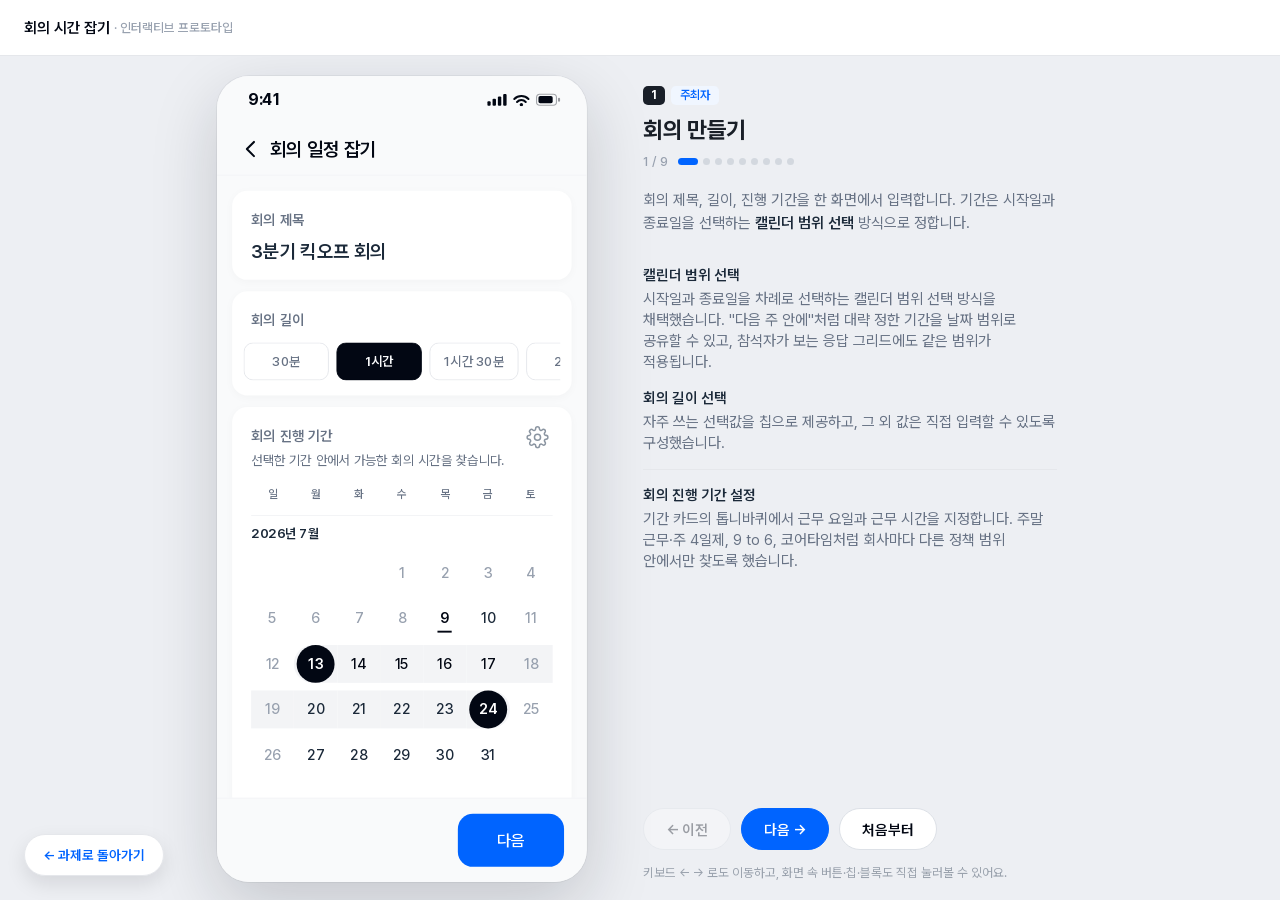
<file: prototype-v5.html>
<!DOCTYPE html>
<html lang="ko">
<head>
<meta charset="UTF-8">
<meta name="viewport" content="width=device-width, initial-scale=1.0">
<title>회의 시간 잡기 — 인터랙티브 프로토타입</title>
<style>
@font-face{
  font-family:'Pretendard Variable';
  font-weight:45 920;
  font-style:normal;
  font-display:swap;
  src:local('Pretendard Variable'),url('fonts/PretendardVariable.woff2') format('woff2-variations');
}
:root{
  /* Figma 프레임(주최자_1-1 ~ 2-4)에서 추출한 토큰 */
  --bg:#F9FAFB;
  --card:#FFFFFF;
  --ink:#020713;        /* 앱바 타이틀, 선택 칩 bg */
  --title:#1B2939;      /* 카드 타이틀 */
  --sub:#677284;        /* 레이블 · 보조 텍스트 */
  --muted:#98A1AF;      /* 지난 날짜 · 비활성 */
  --cap:#4E5968;        /* 후보 참석 인원 */
  --line:#F3F4F6;       /* 헤어라인 · 회색 면 */
  --line2:#E5E7EB;      /* 칩 테두리 */
  --blue:#0064FF;
  --bluesoft:#F0F6FF;
  --busy:#D8DEE6;
  --amb-bg:#FFF3DF; --amb:#D98E00; --amb-pop:#FFF6E8;
  --red-bg:#FFE3E8; --red:#FF0028; --red-pop:#FFF0F2;
}
*{margin:0;padding:0;box-sizing:border-box}
html,body{height:100%}
body{
  font-family:"Pretendard Variable",Pretendard,-apple-system,BlinkMacSystemFont,"Apple SD Gothic Neo","Malgun Gothic",system-ui,sans-serif;
  background:#EDEFF3;color:var(--ink);
  -webkit-font-smoothing:antialiased;word-break:keep-all;
  display:flex;flex-direction:column;overflow:hidden;
  transition:background-color .6s ease;
}
/* 참석자 시점: 페이지 배경을 한 톤 어둡게 — "다른 사람의 자리"라는 신호 */
body.guest{background:#D9DEE6}
button{font-family:inherit;border:none;background:none;cursor:pointer;color:inherit;font-size:inherit}
a{text-decoration:none;color:inherit}
[data-go],[data-toast]{cursor:pointer}

/* ============ 페이지 크롬 ============ */
.pt-head{
  flex:none;height:56px;display:flex;align-items:center;justify-content:space-between;
  padding:0 24px;background:#fff;border-bottom:1px solid var(--line2);z-index:10;
}
.pt-head .brand{display:flex;align-items:center;font-size:15px;font-weight:600}
.pt-head .brand small{font-weight:500;color:var(--muted)}

.doc-link{
  position:fixed;left:24px;bottom:24px;z-index:50;
  display:inline-flex;align-items:center;gap:4px;
  padding:12px 18px;border-radius:999px;
  background:#fff;color:var(--blue);font-size:13.5px;font-weight:600;
  border:1px solid var(--line2);box-shadow:0 8px 20px rgba(2,7,19,.1);
  transition:transform .15s ease,box-shadow .15s ease;
}
.doc-link:hover{transform:translateY(-2px);box-shadow:0 12px 24px rgba(2,7,19,.14)}
@media (max-width:600px){.doc-link{left:16px;bottom:16px;padding:10px 14px;font-size:13px}}

.stage{flex:1;min-height:0;display:flex;flex-direction:column;padding:20px 24px 18px}
.proto-grid{
  flex:1;min-height:0;width:100%;max-width:1080px;margin:0 auto;
  display:flex;gap:56px;align-items:stretch;justify-content:center;
}
.phone-wrap{flex:none;min-height:0;display:flex;align-items:flex-start;justify-content:center}
.phone-scaler{transform-origin:top left;perspective:1500px}
/* 플립 중간(모서리만 보일 때) 화면을 즉시 교체하기 위한 트랜지션 차단 */
.phone.snap .screen,.phone.snap .sheet2,.phone.snap .scrim{transition:none!important}

/* ---------- 우측 정보 패널 (ver2 화면 설계와 동일한 문법) ---------- */
.info-col{width:420px;max-width:100%;min-height:0;display:flex;flex-direction:column;padding-top:10px}
.fc-top{display:flex;align-items:center;gap:6px}
.fc-top .no{font-size:12px;line-height:17px;font-weight:700;color:#fff;background:#191F28;border-radius:5px;padding:1px 8px}
.who{font-size:12px;line-height:17px;font-weight:600;border-radius:5px;padding:1px 9px;transition:all .2s}
.who.host{background:var(--bluesoft);color:var(--blue)}
.who.guest{background:#454E5C;color:#fff}
.info-title{margin-top:10px;font-size:23px;line-height:31px;font-weight:700;letter-spacing:-.3px;color:#191F28}
.info-title.swapin{animation:fadeUp .4s cubic-bezier(.2,.7,.3,1) both}
.prog{display:flex;align-items:center;gap:10px;margin-top:8px}
.step-count{font-size:13px;font-weight:500;color:var(--muted)}
.dots{display:flex;gap:5px}
.dots i{width:7px;height:7px;border-radius:50%;background:#D3D8DF;transition:all .25s;cursor:pointer}
.dots i:hover{background:#B7BFC9}
.dots i.on{background:var(--blue);width:20px;border-radius:4px}
.dots i.on:hover{background:var(--blue)}
.dots i.done{background:#A9C6FF}
.dots i.done:hover{background:#7FA8FF}
.info-body{flex:1;min-height:0;overflow-y:auto;margin-top:20px;padding-right:6px;scrollbar-width:none}
.info-body::-webkit-scrollbar{display:none}
.pinfo{display:none;flex-direction:column;gap:16px}
.pinfo.on{display:flex;animation:fadeUp .45s cubic-bezier(.2,.7,.3,1) both}
.pinfo p{font-size:15px;line-height:23px;font-weight:400;color:var(--sub)}
.pinfo .hl{color:#1B2939;font-weight:600}
.pinfo ul{list-style:none;display:flex;flex-direction:column;gap:15px;margin-top:14px}
.pinfo .ll{display:block;font-size:14.5px;line-height:20px;font-weight:600;color:#1B2939;margin-bottom:4px}
.pinfo .ld{display:block;font-size:15px;line-height:21px;font-weight:400;color:var(--sub)}
.pinfo .pdiv{height:1px;background:var(--line2)}
.try-hint{margin-top:14px;font-size:12.5px;line-height:18px;color:#9AA2AD}
@media (max-width:980px){
  .proto-grid{flex-direction:column;align-items:center;gap:24px}
  .info-col{width:100%;max-width:520px;padding-top:0}
  .info-body{overflow:visible}
}

/* ============ 폰 프레임 (390×850) ============ */
.phone{
  width:390px;height:850px;border-radius:34px;background:var(--bg);
  overflow:hidden;position:relative;
  box-shadow:0 24px 70px rgba(15,20,35,.18),0 0 0 1px rgba(15,20,35,.05);
}
.screen{
  position:absolute;inset:0;display:flex;flex-direction:column;background:var(--bg);
  opacity:0;visibility:hidden;pointer-events:none;transform:translateX(38px);
  transition:opacity .34s ease,transform .42s cubic-bezier(.3,.75,.25,1),visibility 0s .42s;
}
.screen.was{transform:translateX(-38px);z-index:1}
.phone.back .screen{transform:translateX(-38px)}
.phone.back .screen.was{transform:translateX(38px)}
.screen.on{
  opacity:1;visibility:visible;pointer-events:auto;transform:none;z-index:2;
  transition:opacity .34s ease,transform .42s cubic-bezier(.3,.75,.25,1),visibility 0s 0s;
}
/* .phone.back .screen(0,3,0)이 .screen.on(0,2,0)을 이기지 않도록 활성 화면 transform 고정 */
.phone.back .screen.on{transform:none}
/* 오버레이형 화면(바텀시트)은 좌우 슬라이드 없이 페이드만 */
.screen.ovl{transform:none!important}

/* 상태바 49px / 앱바 56px — Figma 그대로 */
.sbar{flex:none;height:49px;display:flex;align-items:center;justify-content:space-between;padding:0 27px 0 33px}
.sbar .time{font-size:17px;font-weight:700;letter-spacing:-.2px;color:var(--ink)}
.sbar svg{display:block}
.abar{flex:none;height:56px;display:flex;align-items:center;gap:8px;padding:0 24px;border-bottom:1px solid var(--line)}
.abar.noline{border-bottom:none}
.abar .aicon{width:24px;height:24px;display:flex;align-items:center;justify-content:center;flex:none}
.abar .at{font-size:20px;line-height:28px;font-weight:600;color:var(--ink)}
.abar .sp{flex:1}

/* 본문 · 카드 · 푸터 */
.pbody{flex:1;min-height:0;overflow-y:auto;overflow-x:hidden;padding:16px;display:flex;flex-direction:column;gap:12px;scrollbar-width:none}
.pbody::-webkit-scrollbar{display:none}
.card{background:var(--card);border-radius:16px;padding:20px 12px 16px;box-shadow:0 2px 10px rgba(15,20,35,.03);position:relative}
.cx{padding:0 8px}
.clabel{font-size:15px;line-height:22px;font-weight:600;color:var(--sub)}
.ctitle{font-size:20px;line-height:28px;font-weight:600;color:var(--title)}
.cmeta{display:flex;align-items:center;gap:8px;font-size:15px;line-height:22px;font-weight:500;color:var(--sub)}
.cmeta .dot{width:2px;height:2px;border-radius:1px;background:var(--sub);flex:none}
.cdesc{font-size:14px;line-height:20px;font-weight:400;color:var(--sub)}
.blue-act{font-size:14px;line-height:20px;font-weight:600;color:var(--blue);cursor:pointer}

.pfoot{flex:none;border-top:1px solid var(--line);padding:16px 24px;display:flex;flex-direction:column;gap:10px}
.cta{
  height:56px;border-radius:16px;background:var(--blue);color:#fff;
  font-size:17px;line-height:24px;font-weight:500;
  display:flex;align-items:center;justify-content:center;transition:transform .08s;
}
.cta:active{transform:scale(.985)}
.cta.ghost{background:var(--line);color:var(--sub)}
.cta.dis{background:var(--line);color:var(--muted);height:54px;pointer-events:none}
.cta.next{width:112px;margin-left:auto}
.linkbtn{padding:9px 0;font-size:14px;line-height:20px;font-weight:600;color:var(--blue);text-align:center}

/* ---------- S1 · 회의 만들기 ---------- */
.chips{display:flex;gap:8px;overflow-x:auto;scrollbar-width:none;margin-top:12px}
.chips::-webkit-scrollbar{display:none}
.chip{
  flex:none;min-width:90px;height:40px;padding:0 14px;border-radius:10px;
  display:flex;align-items:center;justify-content:center;
  background:#fff;border:1px solid var(--line2);
  font-size:14px;line-height:20px;font-weight:500;color:var(--sub);cursor:pointer;
  transition:background-color .18s,border-color .18s,color .18s;
}
.chip.dark{color:var(--title)}
.chip.on{background:var(--ink);border-color:var(--ink);color:var(--bg);font-weight:600}
.gear{position:absolute;top:20px;right:24px;width:24px;height:24px}
.cal{margin-top:12px}
.cal-week{display:grid;grid-template-columns:repeat(7,1fr);border-bottom:1px solid var(--line);padding-bottom:8px}
.cal-week span{height:28px;display:flex;align-items:center;justify-content:center;font-size:12px;font-weight:500;color:var(--sub)}
.cal-month{padding:8px 0;font-size:14px;line-height:20px;font-weight:600;color:var(--title)}
.cal-month.aug{margin-top:24px;padding:0 0 4px}
.cal-row{display:grid;grid-template-columns:repeat(7,1fr)}
.cal-d{height:48px;display:flex;align-items:center;justify-content:center;font-size:15px;font-weight:500;color:var(--title);position:relative;z-index:0}
.cal-d.mut{color:var(--muted)}
.cal-d.in{color:var(--ink)}
/* 범위 밴드: 셀 전체가 아니라 검은 원과 같은 40px 높이 → 주 사이에 여백 */
.cal-d.band::before{content:"";position:absolute;top:4px;bottom:4px;left:0;right:0;background:var(--line);z-index:-1}
.cal-d.band-s::before{border-radius:20px 0 0 20px}
.cal-d.band-e::before{border-radius:0 20px 20px 0}
.cal-d .selc{width:40px;height:40px;border-radius:50%;background:var(--ink);color:#fff;display:flex;align-items:center;justify-content:center;font-weight:600;position:relative;z-index:1}
.cal-d.today::after{content:"";position:absolute;left:50%;transform:translateX(-50%);bottom:9px;width:15px;height:2px;background:var(--ink)}
.cal-d.today{font-weight:600;color:var(--ink)}

/* ---------- S2 · 참석자 추가 (바텀시트) ---------- */
.scrim{position:absolute;inset:0;background:rgba(22,22,24,.40);z-index:4}
.sheet2{
  position:absolute;left:0;right:0;top:65px;bottom:0;z-index:5;
  background:#fff;border-radius:24px 24px 0 0;display:flex;flex-direction:column;
}
.sheet2 .grab{position:absolute;top:5px;left:50%;transform:translateX(-50%);width:64px;height:4px;border-radius:996px;background:var(--line2)}
.sheet2 .sh-head{flex:none;padding:32px 24px 16px}
.sheet2 .sh-head h2{font-size:20px;line-height:28px;font-weight:600;color:var(--ink)}
.search{
  flex:none;margin:4px 20px 0;height:56px;border-radius:12px;background:var(--line);
  display:flex;align-items:center;gap:4px;padding:0 16px;
}
.search span{font-size:15px;line-height:22px;color:var(--sub)}
.sh-list{flex:1;min-height:0;overflow-y:auto;scrollbar-width:none;padding:32px 20px 0}
.sh-list::-webkit-scrollbar{display:none}
.sh-label{font-size:13px;line-height:20px;color:var(--sub);padding:0 8px 8px}
.srow{display:flex;align-items:center;gap:12px;height:68px;border-bottom:1px solid var(--line)}
.srow .av{width:44px;height:44px;border-radius:22px;background:var(--line);display:flex;align-items:center;justify-content:center;font-size:16px;font-weight:500;color:var(--sub);flex:none}
.srow .avs{display:flex;flex:none}
.srow .avs .av{border:2px solid #fff;margin-left:-24px}
.srow .avs .av:first-child{margin-left:0}
.srow .sname{flex:1;min-width:0}
.srow .sname b{display:block;font-size:16px;line-height:24px;font-weight:500;color:var(--title)}
.srow .sname small{display:block;font-size:12px;line-height:17px;font-weight:400;color:#8B95A1}
.sbtn{
  flex:none;height:32px;padding:0 14px;border-radius:999px;
  background:#fff;border:1px solid var(--line2);
  font-size:13px;line-height:18px;font-weight:600;color:var(--sub);
  transition:background-color .15s,border-color .15s,color .15s;
}
.sbtn.cancel{background:var(--bg);border-color:var(--line);color:var(--muted)}
.sh-foot{flex:none;background:var(--bg);border-top:1px solid var(--line);padding:20px 24px 16px}
.sh-foot .sel-lbl{font-size:14px;line-height:20px;color:var(--sub)}
.chips-sel{display:flex;flex-wrap:wrap;gap:8px;margin-top:12px}
.chips-sel .c{
  display:flex;align-items:center;gap:6px;height:34px;padding:0 10px 0 14px;
  background:var(--bluesoft);border-radius:999px;cursor:pointer;
}
.chips-sel .c b{font-size:14px;line-height:20px;font-weight:600;color:var(--blue)}
.chips-sel .c i{font-style:normal;font-size:11px;font-weight:500;color:var(--blue)}
.chips-sel .c.newc{animation:chipIn .28s cubic-bezier(.3,1.25,.4,1)}
.sh-foot .cta{margin-top:24px;width:100%}
/* S2는 라이브 S1 위에 얹히는 오버레이 — 시트 슬라이드업 + 스크림 페이드 */
#s2{background:transparent}
#s2 .scrim{opacity:0;transition:opacity .34s ease}
#s2.on .scrim{opacity:1}
#s2 .sheet2{transform:translateY(104%);transition:transform .42s cubic-bezier(.3,.75,.25,1)}
#s2.on .sheet2{transform:translateY(0)}

/* ---------- S3 · 역할 지정 / S4·S6 · 응답 현황 공통 행 ---------- */
.prow{display:flex;align-items:center;height:64px;border-bottom:1px solid var(--line)}
.prow:last-child{border-bottom:none}
.prow .av{width:48px;height:48px;border-radius:996px;background:var(--line);display:flex;align-items:center;justify-content:center;font-size:17px;line-height:24px;font-weight:500;color:var(--sub);flex:none}
.prow .nm{flex:1;min-width:0;margin-left:8px;font-size:16px;line-height:24px;font-weight:500;color:var(--title)}
.prow.me .av,.prow.me .nm{opacity:.5}
.prow.me .tg2{opacity:.45;pointer-events:none}
.tg2{display:flex;border:1px solid var(--line);border-radius:7px;overflow:hidden;flex:none;background:#fff}
.tg2 span{width:56px;height:34px;display:flex;align-items:center;justify-content:center;font-size:14px;line-height:20px;font-weight:500;color:var(--sub);background:#fff;cursor:pointer;transition:background-color .18s,color .18s}
.tg2 span.on{background:var(--ink);color:#fff;font-weight:600}
.card-hrow{display:flex;align-items:center;justify-content:space-between;padding:0 8px}
.card-hrow .hl{font-size:14px;line-height:20px;font-weight:500;color:var(--sub)}
.card-div{height:1px;background:var(--line);margin:16px 8px 0}
.grp-t{font-size:16px;line-height:24px;font-weight:600;color:var(--title);padding:16px 8px 8px}
.pill{flex:none;height:36px;border-radius:12px;display:flex;align-items:center;justify-content:center;padding:0 12px;font-size:13px;font-weight:500}
.pill.ok{background:var(--bluesoft);color:var(--blue)}
.pill.wait{background:var(--line);color:var(--sub)}
.pill.re{background:#fff;border:1px solid #131618;color:#30363C;margin-right:8px;cursor:pointer}

/* ---------- S4 · 히어로 ---------- */
.hero{flex:none;display:flex;flex-direction:column;align-items:center;text-align:center;padding:16px 16px 20px}
.hero .hc{width:48px;height:48px;border-radius:996px;background:var(--blue);display:flex;align-items:center;justify-content:center}
.hero h2{margin-top:16px;font-size:24px;line-height:32px;font-weight:600;color:var(--ink)}
.hero p{margin-top:8px;font-size:14px;line-height:20px;font-weight:400;color:var(--sub)}
.pfoot.white{background:#fff}

/* ---------- S5 · 시간 응답 ---------- */
.inviter{display:flex;align-items:center;gap:4px}
.inviter .av22{width:22px;height:22px;border-radius:11px;background:var(--line);display:flex;align-items:center;justify-content:center;font-size:10px;font-weight:500;color:var(--sub);flex:none}
.inviter span{font-size:13px;line-height:20px;color:var(--sub)}
.help{position:absolute;top:20px;right:24px;width:24px;height:24px;border-radius:12px;background:var(--line);display:flex;align-items:center;justify-content:center;font-size:13px;font-weight:700;color:var(--muted)}
.tgrid{margin-top:24px;position:relative}
.tg-head{display:flex;gap:16px;margin-bottom:12px}
.tg-head .hsp{width:16px;flex:none}
.tg-head .days{flex:1;display:flex;gap:4px}
.tg-head .days span{flex:1;font-size:12px;line-height:18px;font-weight:400;color:var(--title)}
.tg-rows{display:flex;flex-direction:column;gap:4px}
.tg-row{display:flex;gap:16px;align-items:center}
.tg-row .hlab{width:16px;flex:none;font-size:12px;line-height:18px;color:var(--sub)}
.tg-row .cells{flex:1;display:flex;gap:4px}
.cell{
  flex:1;height:30px;border-radius:6px;background:var(--line);
  display:flex;align-items:center;justify-content:center;
  font-size:12.5px;font-weight:600;cursor:pointer;position:relative;
  transition:background-color .18s,color .18s;
}
.cell.busy{background:var(--busy);cursor:default}
.cell.amb{background:var(--amb-bg);color:var(--amb)}
.cell.red{background:var(--red-bg);color:var(--red)}
.cell.sel::after{
  content:"";position:absolute;inset:-1.5px;border-radius:8px;
  border:1.5px solid var(--blue);background:rgba(240,246,255,.5);
  animation:fadeIn .18s ease;
}
.pop{
  position:absolute;z-index:6;display:flex;align-items:center;gap:4px;
  width:205px;height:44px;padding:6px;background:#fff;border-radius:12px;
  box-shadow:0 8px 24px rgba(15,23,42,.14);
  opacity:0;pointer-events:none;transform:translateY(-6px) scale(.94);transform-origin:top center;
  transition:opacity .22s ease,transform .26s cubic-bezier(.34,1.3,.4,1);
}
.pop.show{opacity:1;pointer-events:auto;transform:none}
.pop button{height:32px;border-radius:8px;padding:0 12px;font-size:12.5px;line-height:18px;font-weight:600}
.pop .b-x{background:var(--red-pop);color:var(--red)}
.pop .b-p{background:var(--amb-pop);color:var(--amb)}
.pop .b-c{background:var(--line);color:var(--sub)}

/* ---------- 앱바 더보기 메뉴 ---------- */
.amenu{
  position:absolute;top:94px;right:16px;z-index:8;background:#fff;border-radius:12px;
  box-shadow:0 8px 24px rgba(15,23,42,.16);padding:6px;
  opacity:0;pointer-events:none;transform:translateY(-6px) scale(.96);transform-origin:top right;
  transition:opacity .2s ease,transform .24s cubic-bezier(.34,1.3,.4,1);
}
.amenu.show{opacity:1;pointer-events:auto;transform:none}
.amenu button{height:40px;padding:0 14px;border-radius:8px;font-size:14px;line-height:20px;font-weight:500;color:var(--title);display:flex;align-items:center;white-space:nowrap;transition:background-color .15s}
.amenu button:hover{background:var(--line)}
.amenu button.danger{color:#FF0028}
#s4More{cursor:pointer}

/* ---------- S7 · 시간 확정 ---------- */
.slot-scroll{max-height:392px;overflow-y:auto;scrollbar-width:none}
.slot-scroll::-webkit-scrollbar{display:none}
.morebtn{
  width:100%;height:48px;margin:12px 0 8px;border-radius:12px;
  background:var(--line);color:var(--sub);font-size:14px;line-height:20px;font-weight:600;
  transition:background-color .15s;
}
.morebtn:hover{background:#E9EBEE}
.slot{padding:16px 8px;border-bottom:1px solid var(--line);cursor:pointer;position:relative}
.slot:last-child{border-bottom:none}
.slot .rank{display:inline-flex;align-items:center;height:26px;padding:0 8px;border-radius:6px;background:var(--line);font-size:12px;line-height:18px;font-weight:500;color:var(--sub);transition:background-color .2s,color .2s}
.slot.pick .rank{background:var(--bluesoft);color:var(--blue)}
.slot .tm{margin:8px 0 0 4px;font-size:17px;line-height:24px;font-weight:600;color:var(--title)}
.slot .cap{margin:6px 0 0 4px;font-size:14px;line-height:20px;font-weight:400;color:var(--cap)}
.slot .radio{position:absolute;top:42px;right:0;width:24px;height:24px;border-radius:996px;border:1px solid var(--line2);transition:border-color .18s}
.slot.pick .radio{border:1.5px solid var(--blue)}
.slot.pick .radio::after{content:"";position:absolute;inset:2.5px;border-radius:50%;background:var(--blue);animation:dotIn .2s cubic-bezier(.34,1.4,.4,1)}

/* ---------- S8 · 확정 확인 시트 ---------- */
.csheet{
  position:absolute;left:0;right:0;bottom:0;height:354px;z-index:5;background:#fff;
  border-radius:24px 24px 0 0;display:flex;flex-direction:column;
  transform:translateY(105%);transition:transform .34s cubic-bezier(.32,.72,.33,1);
}
.sheet-open .csheet{transform:translateY(0)}
.screen .scrim.soft{opacity:0;pointer-events:none;transition:opacity .3s}
.sheet-open .scrim.soft{opacity:1;pointer-events:auto}
.csheet .grab{position:absolute;top:4px;left:50%;transform:translateX(-50%);width:64px;height:4px;border-radius:996px;background:var(--line2)}
.csheet h2{padding:32px 24px 16px;font-size:20px;line-height:28px;font-weight:600;color:var(--ink)}
.timebox{
  margin:0 24px;height:86px;border-radius:12px;background:var(--bluesoft);
  display:flex;flex-direction:column;align-items:center;justify-content:center;gap:4px;flex:none;
}
.timebox .k{font-size:15px;line-height:22px;font-weight:500;color:var(--sub)}
.timebox .v{font-size:20px;line-height:28px;font-weight:600;color:var(--title)}
.cklist{margin:24px 32px 0;display:flex;flex-direction:column;gap:12px}
.ckrow{display:flex;align-items:center;gap:12px}
.ckrow .ic{width:20px;height:20px;display:flex;align-items:center;justify-content:center;font-size:15px;font-weight:700;color:var(--blue);flex:none}
.ckrow span{font-size:14px;line-height:20px;font-weight:400;color:var(--sub)}
.csheet .btn2{margin-top:auto;border-top:1px solid var(--line);padding:16px 24px;display:flex;gap:10px}
.csheet .btn2 .cta{flex:1}

/* ---------- S1 · 캘린더 설정 시트 ---------- */
.gear{cursor:pointer}
.csheet.tall{height:452px}
.set-sec{padding:8px 24px 8px}
.set-label{font-size:15px;line-height:22px;font-weight:600;color:var(--title)}
.set-desc{margin-top:2px;font-size:13px;line-height:19px;font-weight:400;color:var(--sub)}
.dayrow{display:flex;gap:8px;margin-top:12px}
.day{
  width:40px;height:40px;border-radius:20px;background:#fff;border:1px solid var(--line2);
  font-size:14px;line-height:20px;font-weight:500;color:var(--sub);
  display:flex;align-items:center;justify-content:center;
  transition:background-color .15s,border-color .15s,color .15s;
}
.day.on{background:var(--ink);border-color:var(--ink);color:#fff;font-weight:600}
.timerow{display:flex;align-items:center;gap:12px;margin-top:12px}
.tctl{flex:1;display:flex;align-items:center;justify-content:space-between;height:48px;border:1px solid var(--line2);border-radius:12px;padding:0 6px;background:#fff}
.tbtn{width:36px;height:36px;border-radius:10px;font-size:18px;color:var(--sub);display:flex;align-items:center;justify-content:center;transition:background-color .15s}
.tbtn:hover{background:var(--line)}
.tval{font-size:16px;line-height:24px;font-weight:600;color:var(--title)}
.tsep{font-size:15px;color:var(--muted)}

/* ---------- 토스트 ---------- */
.toast{
  position:absolute;left:50%;bottom:118px;transform:translateX(-50%) translateY(8px);
  background:rgba(23,24,28,.92);color:#fff;font-size:13.5px;font-weight:500;
  border-radius:12px;padding:11px 18px;opacity:0;pointer-events:none;
  transition:all .3s;white-space:nowrap;z-index:20;
}
.toast.show{opacity:1;transform:translateX(-50%) translateY(0)}

/* ---------- 내비게이션 ---------- */
.stage-nav{display:flex;align-items:center;gap:10px;margin-top:20px;flex:none}
.nbtn{
  height:42px;border-radius:21px;padding:0 22px;font-size:14.5px;font-weight:600;
  background:#fff;color:var(--ink);border:1px solid #DDE1E7;display:flex;align-items:center;gap:6px;
  transition:all .12s;
}
.nbtn:hover{border-color:#B8BFC9}
.nbtn.pri{background:var(--blue);border-color:var(--blue);color:#fff}
.nbtn.pri:hover{background:#0057DE}
.nbtn:disabled{opacity:.35;pointer-events:none}
.nav-hint{font-size:12px;color:#9AA2AD;margin-left:6px}
@media (max-width:600px){.nav-hint{display:none}.pt-head .brand small{display:none}}

/* ---------- 모션 키프레임 ---------- */
@keyframes fadeUp{from{opacity:0;transform:translateY(10px)}to{opacity:1;transform:none}}
@keyframes fadeIn{from{opacity:0}}
@keyframes chipIn{from{opacity:0;transform:scale(.8)}to{opacity:1;transform:none}}
@keyframes dotIn{from{transform:scale(.4)}to{transform:none}}
@media (prefers-reduced-motion:reduce){
  *,*::before,*::after{transition-duration:.01ms!important;animation-duration:.01ms!important}
}
</style>
</head>
<body>

<!-- 아이콘 심볼 -->
<svg width="0" height="0" style="position:absolute">
  <symbol id="ico-status" viewBox="0 0 78 14">
    <g fill="#020713">
      <rect x="0" y="8.5" width="3.6" height="5" rx="1.1"/>
      <rect x="5.6" y="6" width="3.6" height="7.5" rx="1.1"/>
      <rect x="11.2" y="3.5" width="3.6" height="10" rx="1.1"/>
      <rect x="16.8" y="1" width="3.6" height="12.5" rx="1.1"/>
    </g>
    <g fill="none" stroke="#020713" stroke-width="2.1" stroke-linecap="round">
      <path d="M28.5 6.2a10.4 10.4 0 0 1 15 0"/>
      <path d="M31.4 9.4a6.3 6.3 0 0 1 9.2 0"/>
    </g>
    <circle cx="36" cy="12.2" r="1.8" fill="#020713"/>
    <rect x="52" y="1.2" width="21" height="11.6" rx="3.4" fill="none" stroke="#020713" stroke-opacity=".35" stroke-width="1.2"/>
    <rect x="54" y="3.2" width="15" height="7.6" rx="1.8" fill="#020713"/>
    <rect x="74.6" y="4.9" width="2.2" height="4.2" rx="1.1" fill="#020713" fill-opacity=".4"/>
  </symbol>
  <symbol id="ico-back" viewBox="0 0 24 24">
    <path d="M15 4.5 7.5 12 15 19.5" fill="none" stroke="#020713" stroke-width="2.2" stroke-linecap="round" stroke-linejoin="round"/>
  </symbol>
  <symbol id="ico-more" viewBox="0 0 24 24">
    <g fill="#020713"><circle cx="12" cy="5.5" r="1.7"/><circle cx="12" cy="12" r="1.7"/><circle cx="12" cy="18.5" r="1.7"/></g>
  </symbol>
  <symbol id="ico-close" viewBox="0 0 24 24">
    <path d="M5.5 5.5 18.5 18.5 M18.5 5.5 5.5 18.5" stroke="#020713" stroke-width="2" stroke-linecap="round"/>
  </symbol>
  <symbol id="ico-gear" viewBox="0 0 24 24">
    <g fill="none" stroke="#8B95A1" stroke-width="1.6" stroke-linecap="round" stroke-linejoin="round">
      <circle cx="12" cy="12" r="3.2"/>
      <path d="M19.4 15a1.65 1.65 0 0 0 .33 1.82l.06.06a2 2 0 1 1-2.83 2.83l-.06-.06a1.65 1.65 0 0 0-1.82-.33 1.65 1.65 0 0 0-1 1.51V21a2 2 0 1 1-4 0v-.09A1.65 1.65 0 0 0 9 19.4a1.65 1.65 0 0 0-1.82.33l-.06.06a2 2 0 1 1-2.83-2.83l.06-.06a1.65 1.65 0 0 0 .33-1.82 1.65 1.65 0 0 0-1.51-1H3a2 2 0 1 1 0-4h.09A1.65 1.65 0 0 0 4.6 9a1.65 1.65 0 0 0-.33-1.82l-.06-.06a2 2 0 1 1 2.83-2.83l.06.06a1.65 1.65 0 0 0 1.82.33H9a1.65 1.65 0 0 0 1-1.51V3a2 2 0 1 1 4 0v.09a1.65 1.65 0 0 0 1 1.51 1.65 1.65 0 0 0 1.82-.33l.06-.06a2 2 0 1 1 2.83 2.83l-.06.06a1.65 1.65 0 0 0-.33 1.82V9a1.65 1.65 0 0 0 1.51 1H21a2 2 0 1 1 0 4h-.09a1.65 1.65 0 0 0-1.51 1z"/>
    </g>
  </symbol>
  <symbol id="ico-search" viewBox="0 0 24 24">
    <circle cx="10.5" cy="10.5" r="6.5" fill="none" stroke="#8B95A1" stroke-width="2"/>
    <path d="m15.5 15.5 4.5 4.5" stroke="#8B95A1" stroke-width="2" stroke-linecap="round"/>
  </symbol>
  <symbol id="ico-check" viewBox="0 0 24 24">
    <path d="M5.5 12.5 10 17 18.5 7.5" fill="none" stroke="#fff" stroke-width="2.6" stroke-linecap="round" stroke-linejoin="round"/>
  </symbol>
  <symbol id="ico-alarm" viewBox="0 0 20 20">
    <g fill="none" stroke="#0064FF" stroke-width="1.5" stroke-linecap="round">
      <circle cx="10" cy="11" r="6"/>
      <path d="M10 8v3l2 1.6M4.2 4.8 2.6 6.2M15.8 4.8l1.6 1.4"/>
    </g>
  </symbol>
</svg>

<header class="pt-head">
  <div class="brand">회의 시간 잡기&nbsp;<small>· 인터랙티브 프로토타입</small></div>
</header>
<a class="doc-link" id="backToCase" href="ver5.html">← 과제로 돌아가기</a>

<div class="stage">
  <div class="proto-grid">

  <div class="phone-wrap">
    <div class="phone-scaler" id="scaler">
      <div class="phone" id="phone">

        <!-- ============ S1 · 회의 만들기 ============ -->
        <section class="screen on" id="s1">
          <div class="sbar"><span class="time">9:41</span><svg width="78" height="14"><use href="#ico-status"/></svg></div>
          <div class="abar"><span class="aicon" data-toast="프로토타입의 첫 화면이에요"><svg width="24" height="24"><use href="#ico-back"/></svg></span><span class="at">회의 일정 잡기</span></div>
          <div class="pbody">
            <div class="card">
              <div class="cx clabel">회의 제목</div>
              <div class="cx ctitle" style="margin-top:8px">3분기 킥오프 회의</div>
            </div>
            <div class="card">
              <div class="cx clabel">회의 길이</div>
              <div class="chips" id="lenChips">
                <span class="chip">30분</span>
                <span class="chip on">1시간</span>
                <span class="chip">1시간 30분</span>
                <span class="chip">2시간</span>
                <span class="chip">3시간</span>
                <span class="chip dark" data-toast="직접 입력은 프로토타입 범위 밖이에요">직접 입력</span>
              </div>
            </div>
            <div class="card" style="padding-bottom:20px">
              <div class="cx clabel">회의 진행 기간</div>
              <div class="cx cdesc" style="margin-top:4px">선택한 기간 안에서 가능한 회의 시간을 찾습니다.</div>
              <span class="gear" id="calSetBtn"><svg width="24" height="24"><use href="#ico-gear"/></svg></span>
              <div class="cal cx">
                <div class="cal-week"><span>일</span><span>월</span><span>화</span><span>수</span><span>목</span><span>금</span><span>토</span></div>
                <div class="cal-month">2026년 7월</div>
                <div class="cal-row"><span class="cal-d"></span><span class="cal-d"></span><span class="cal-d"></span><span class="cal-d mut">1</span><span class="cal-d mut">2</span><span class="cal-d mut">3</span><span class="cal-d mut">4</span></div>
                <div class="cal-row"><span class="cal-d mut">5</span><span class="cal-d mut">6</span><span class="cal-d mut">7</span><span class="cal-d mut">8</span><span class="cal-d today">9</span><span class="cal-d">10</span><span class="cal-d mut">11</span></div>
                <div class="cal-row"><span class="cal-d mut">12</span><span class="cal-d band band-s"><span class="selc">13</span></span><span class="cal-d band in">14</span><span class="cal-d band in">15</span><span class="cal-d band in">16</span><span class="cal-d band in">17</span><span class="cal-d band mut">18</span></div>
                <div class="cal-row"><span class="cal-d band mut">19</span><span class="cal-d band">20</span><span class="cal-d band">21</span><span class="cal-d band">22</span><span class="cal-d band">23</span><span class="cal-d band band-e"><span class="selc">24</span></span><span class="cal-d mut">25</span></div>
                <div class="cal-row"><span class="cal-d mut">26</span><span class="cal-d">27</span><span class="cal-d">28</span><span class="cal-d">29</span><span class="cal-d">30</span><span class="cal-d">31</span><span class="cal-d"></span></div>
                <div class="cal-month aug">2026년 8월</div>
                <div class="cal-row"><span class="cal-d"></span><span class="cal-d"></span><span class="cal-d"></span><span class="cal-d"></span><span class="cal-d"></span><span class="cal-d"></span><span class="cal-d">1</span></div>
              </div>
            </div>
          </div>
          <div class="pfoot">
            <button class="cta next" data-go="next">다음</button>
          </div>

          <!-- 캘린더 설정 시트 (톱니 → 근무 요일 · 근무 시간) -->
          <div class="scrim soft" id="calSetScrim"></div>
          <div class="csheet tall">
            <div class="grab"></div>
            <h2>캘린더 설정</h2>
            <div class="set-sec">
              <div class="set-label">근무 요일</div>
              <div class="set-desc">회의 시간을 찾을 요일이에요. 주말 근무나 주 4일제도 맞출 수 있어요.</div>
              <div class="dayrow" id="dayRow">
                <button class="day">일</button>
                <button class="day on">월</button>
                <button class="day on">화</button>
                <button class="day on">수</button>
                <button class="day on">목</button>
                <button class="day on">금</button>
                <button class="day">토</button>
              </div>
            </div>
            <div class="set-sec">
              <div class="set-label">근무 시간</div>
              <div class="set-desc">이 시간 안에서만 회의 시간 후보를 추천해요.</div>
              <div class="timerow">
                <div class="tctl"><button class="tbtn" data-t="sh" data-d="-1">−</button><span class="tval" id="tStart">09:00</span><button class="tbtn" data-t="sh" data-d="1">+</button></div>
                <span class="tsep">~</span>
                <div class="tctl"><button class="tbtn" data-t="eh" data-d="-1">−</button><span class="tval" id="tEnd">18:00</span><button class="tbtn" data-t="eh" data-d="1">+</button></div>
              </div>
            </div>
            <div class="btn2">
              <button class="cta" id="calSetApply">적용하기</button>
            </div>
          </div>
        </section>

        <!-- ============ S2 · 참석자 추가 (바텀시트) ============ -->
        <section class="screen ovl" id="s2">
          <div class="sbar"><span class="time">9:41</span><svg width="78" height="14"><use href="#ico-status"/></svg></div>
          <div class="scrim" data-go="prev"></div>
          <div class="sheet2">
            <div class="grab"></div>
            <div class="sh-head"><h2>참석자 추가</h2></div>
            <div class="search"><svg width="24" height="24"><use href="#ico-search"/></svg><span>이름, 팀, 이메일로 검색</span></div>
            <div class="sh-list">
              <div class="sh-label">최근 함께한 인원</div>
              <div class="srow">
                <span class="avs"><span class="av">한</span><span class="av">박</span><span class="av">최</span><span class="av">+8</span></span>
                <span class="sname"><b>마케팅 팀</b></span>
                <button class="sbtn" data-toast="팀 전체 추가는 프로토타입 범위 밖이에요">추가</button>
              </div>
              <div class="srow" data-person="한소희">
                <span class="av">한</span>
                <span class="sname"><b>한소희</b><small>마케팅 팀</small></span>
                <button class="sbtn cancel js-addbtn">취소</button>
              </div>
              <div class="srow" data-person="오연우">
                <span class="av">오</span>
                <span class="sname"><b>오연우</b><small>개발 팀</small></span>
                <button class="sbtn js-addbtn">추가</button>
              </div>
              <div class="srow">
                <span class="avs"><span class="av">한</span><span class="av">박</span><span class="av">최</span><span class="av">+99</span></span>
                <span class="sname"><b>전체</b></span>
                <button class="sbtn" data-toast="전체 추가는 프로토타입 범위 밖이에요">추가</button>
              </div>
            </div>
            <div class="sh-foot">
              <div class="sel-lbl" id="selLbl">선택된 참석자 5</div>
              <div class="chips-sel" id="selChips"></div>
              <button class="cta" id="s2Cta" data-go="next">참석자 5명 선택하기</button>
            </div>
          </div>
        </section>

        <!-- ============ S3 · 역할 지정 · 초대 ============ -->
        <section class="screen" id="s3">
          <div class="sbar"><span class="time">9:41</span><svg width="78" height="14"><use href="#ico-status"/></svg></div>
          <div class="abar"><span class="aicon" data-go="prev"><svg width="24" height="24"><use href="#ico-back"/></svg></span><span class="at">회의 일정 잡기</span></div>
          <div class="pbody">
            <div class="card">
              <div class="cx ctitle">3분기 킥오프 회의</div>
              <div class="cx cmeta" style="margin-top:8px"><span>1시간</span><span class="dot"></span><span>7/13(월) ~ 7/24(금) 이내</span></div>
              <span class="blue-act" style="position:absolute;top:20px;right:24px" data-go="1">변경</span>
            </div>
            <div class="card" style="padding-bottom:20px">
              <div class="card-hrow">
                <span class="hl">참석자</span>
                <button class="blue-act" data-go="2">변경</button>
              </div>
              <div class="cx" style="margin-top:8px">
                <div class="prow me">
                  <span class="av"></span><span class="nm">황수아 (나)</span>
                  <span class="tg2"><span class="on">필수</span><span>선택</span></span>
                </div>
                <div class="prow"><span class="av">한</span><span class="nm">한소희</span><span class="tg2 jt"><span class="on">필수</span><span>선택</span></span></div>
                <div class="prow"><span class="av">최</span><span class="nm">최다인</span><span class="tg2 jt"><span class="on">필수</span><span>선택</span></span></div>
                <div class="prow"><span class="av">유</span><span class="nm">유진아</span><span class="tg2 jt"><span class="on">필수</span><span>선택</span></span></div>
                <div class="prow"><span class="av">서</span><span class="nm">서민재</span><span class="tg2 jt"><span>필수</span><span class="on">선택</span></span></div>
                <div class="prow"><span class="av">정</span><span class="nm">정우진</span><span class="tg2 jt"><span>필수</span><span class="on">선택</span></span></div>
              </div>
            </div>
          </div>
          <div class="pfoot">
            <button class="cta" data-go="next">참석자 5명에게 초대 보내기</button>
          </div>
        </section>

        <!-- ============ S4 · 응답 현황 (대기) ============ -->
        <section class="screen" id="s4">
          <div class="sbar"><span class="time">9:41</span><svg width="78" height="14"><use href="#ico-status"/></svg></div>
          <div class="abar"><span class="aicon" data-go="prev"><svg width="24" height="24"><use href="#ico-back"/></svg></span><span class="at">응답 현황</span><span class="sp"></span><span class="aicon" id="s4More"><svg width="24" height="24"><use href="#ico-more"/></svg></span></div>
          <div class="amenu" id="s4Menu"><button class="danger" data-go="next" data-toast="응답을 마감했어요">응답 마감하기</button></div>
          <div class="pbody" style="padding-top:0">
            <div class="hero">
              <div class="hc"><svg width="24" height="24"><use href="#ico-check"/></svg></div>
              <h2>회의 초대를 보냈어요</h2>
              <p>참석자들이 가능한 시간을 선택하면<br>이곳에서 응답 현황을 확인할 수 있어요.</p>
            </div>
            <div class="card">
              <div class="cx ctitle">3분기 킥오프 회의</div>
              <div class="cx cmeta" style="margin-top:8px"><span>1시간</span><span class="dot"></span><span>7/13(월) ~ 7/24(금) 이내</span></div>
            </div>
            <div class="card" style="padding-bottom:20px">
              <div class="card-hrow"><span class="hl">응답 현황</span><span class="hl">응답 2 · 대기 3</span></div>
              <div class="card-div"></div>
              <div class="grp-t">필수 참석자</div>
              <div class="cx">
                <div class="prow"><span class="av">황</span><span class="nm">황수아 (나)</span><button class="pill re" data-toast="주최자도 참석자와 같은 시간 응답 화면에서 불가·비선호를 입력해요">응답하기</button></div>
                <div class="prow"><span class="av">한</span><span class="nm">한소희</span><span class="pill ok">✓ 응답 완료</span></div>
                <div class="prow"><span class="av">최</span><span class="nm">최다인</span><span class="pill ok">✓ 응답 완료</span></div>
                <div class="prow"><span class="av">유</span><span class="nm">유진아</span><button class="pill re" data-toast="유진아님에게 응답 요청을 다시 보냈어요">재요청</button><span class="pill wait">대기 중</span></div>
              </div>
              <div class="grp-t">선택 참석자</div>
              <div class="cx">
                <div class="prow"><span class="av">서</span><span class="nm">서민재</span><button class="pill re" data-toast="서민재님에게 응답 요청을 다시 보냈어요">재요청</button><span class="pill wait">대기 중</span></div>
                <div class="prow"><span class="av">정</span><span class="nm">정우진</span><button class="pill re" data-toast="정우진님에게 응답 요청을 다시 보냈어요">재요청</button><span class="pill wait">대기 중</span></div>
              </div>
            </div>
          </div>
          <div class="pfoot white">
            <button class="cta dis">필수 참석자 1명 응답 대기 중</button>
            <button class="linkbtn" data-go="next">미응답자 제외하고 확정하기</button>
          </div>
        </section>

        <!-- ============ S5 · 시간 응답 (참석자) ============ -->
        <section class="screen" id="s5">
          <div class="sbar"><span class="time">9:41</span><svg width="78" height="14"><use href="#ico-status"/></svg></div>
          <div class="abar"><span class="aicon" data-go="prev"><svg width="24" height="24"><use href="#ico-back"/></svg></span><span class="at">시간 응답</span></div>
          <div class="pbody">
            <div class="card">
              <div class="cx inviter"><span class="av22">황</span><span>황수아님이 초대한 회의</span></div>
              <div class="cx ctitle" style="margin-top:8px">3분기 킥오프 회의</div>
              <div class="cx cmeta" style="margin-top:8px"><span>1시간</span><span class="dot"></span><span>7/13(월) ~ 7/24(금) 이내</span></div>
            </div>
            <div class="card" style="padding-bottom:24px">
              <div class="cx clabel">시간 선택하기</div>
              <div class="cx cdesc" style="margin-top:4px">불가능한 시간과 비선호하는 시간을 선택해 주세요.</div>
              <span class="help">?</span>
              <div class="tgrid cx" id="tgrid">
                <div class="tg-head">
                  <span class="hsp"></span>
                  <div class="days"><span>월 13</span><span>화 14</span><span>수 15</span><span>목 16</span><span>금 17</span></div>
                </div>
                <div class="tg-rows" id="tgRows"><!-- JS --></div>
                <div class="pop" id="pop">
                  <button class="b-x" data-mark="red">✕ 불가</button>
                  <button class="b-p" data-mark="amb">~ 비선호</button>
                  <button class="b-c" data-mark="clear">지우기</button>
                </div>
              </div>
            </div>
          </div>
          <div class="pfoot">
            <button class="cta" data-go="next">응답 보내기</button>
          </div>
        </section>

        <!-- ============ S6 · 응답 현황 (완료) ============ -->
        <section class="screen" id="s6">
          <div class="sbar"><span class="time">9:41</span><svg width="78" height="14"><use href="#ico-status"/></svg></div>
          <div class="abar"><span class="aicon" data-go="prev"><svg width="24" height="24"><use href="#ico-back"/></svg></span><span class="at">응답 현황</span><span class="sp"></span><span class="aicon"><svg width="24" height="24"><use href="#ico-more"/></svg></span></div>
          <div class="pbody">
            <div class="card">
              <div class="cx ctitle">3분기 킥오프 회의</div>
              <div class="cx cmeta" style="margin-top:8px"><span>1시간</span><span class="dot"></span><span>7/13(월) ~ 7/24(금) 이내</span></div>
            </div>
            <div class="card" style="padding-bottom:20px">
              <div class="card-hrow"><span class="hl">응답 현황</span><span class="hl">응답 5 · 대기 0</span></div>
              <div class="card-div"></div>
              <div class="grp-t">필수 참석자</div>
              <div class="cx">
                <div class="prow"><span class="av">황</span><span class="nm">황수아 (나)</span><span class="pill ok">✓ 응답 완료</span></div>
                <div class="prow"><span class="av">한</span><span class="nm">한소희</span><span class="pill ok">✓ 응답 완료</span></div>
                <div class="prow"><span class="av">최</span><span class="nm">최다인</span><span class="pill ok">✓ 응답 완료</span></div>
                <div class="prow"><span class="av">유</span><span class="nm">유진아</span><span class="pill ok">✓ 응답 완료</span></div>
              </div>
              <div class="grp-t">선택 참석자</div>
              <div class="cx">
                <div class="prow"><span class="av">서</span><span class="nm">서민재</span><span class="pill ok">✓ 응답 완료</span></div>
                <div class="prow"><span class="av">정</span><span class="nm">정우진</span><span class="pill ok">✓ 응답 완료</span></div>
              </div>
            </div>
          </div>
          <div class="pfoot">
            <button class="cta" data-go="next">시간 확정하러 가기</button>
          </div>
        </section>

        <!-- ============ S7 · 시간 확정 (+ S8 확정 시트) ============ -->
        <section class="screen" id="s7">
          <div class="sbar"><span class="time">9:41</span><svg width="78" height="14"><use href="#ico-status"/></svg></div>
          <div class="abar"><span class="aicon" data-go="prev"><svg width="24" height="24"><use href="#ico-back"/></svg></span><span class="at">시간 확정</span><span class="sp"></span><span class="aicon"><svg width="24" height="24"><use href="#ico-more"/></svg></span></div>
          <div class="pbody">
            <div class="card">
              <div class="cx ctitle">3분기 킥오프 회의</div>
              <div class="cx cmeta" style="margin-top:8px"><span>1시간</span><span class="dot"></span><span>7/13(월) ~ 7/24(금) 이내</span></div>
            </div>
            <div class="card" style="padding-bottom:8px">
              <div class="card-hrow"><span class="hl">추천 시간</span><span class="hl">필수 3 · 선택 2</span></div>
              <div class="card-div"></div>
              <div class="cx slot-scroll" style="margin-top:8px">
                <div class="slot pick" data-time="목 7/16 · 15:00 – 16:00" data-cta="목 7/16 15:00 – 16:00로 확정하기" data-full="목요일 7/16 · 15:00 – 16:00" data-note="나 포함 6명 모두 참석할 수 있어요">
                  <span class="rank">1순위</span>
                  <div class="tm">목 7/16 · 15:00 – 16:00</div>
                  <div class="cap">참석 가능 6명 / 6명</div>
                  <div class="cap">비선호 없음</div>
                  <span class="radio"></span>
                </div>
                <div class="slot" data-time="화 7/14 · 10:00 – 11:00" data-cta="화 7/14 10:00 – 11:00로 확정하기" data-full="화요일 7/14 · 10:00 – 11:00" data-note="나 포함 6명 모두 참석할 수 있어요 · 필수 1명 비선호 포함">
                  <span class="rank">2순위</span>
                  <div class="tm">화 7/14 · 10:00 – 11:00</div>
                  <div class="cap">참석 가능 6명 / 6명</div>
                  <div class="cap">필수 1명 비선호</div>
                  <span class="radio"></span>
                </div>
                <div class="slot" data-time="수 7/15 · 14:00 – 15:00" data-cta="수 7/15 14:00 – 15:00로 확정하기" data-full="수요일 7/15 · 14:00 – 15:00" data-note="선택 참석자 1명이 참석할 수 없어요 · 필수 1명 비선호 포함">
                  <span class="rank">3순위</span>
                  <div class="tm">수 7/15 · 14:00 – 15:00</div>
                  <div class="cap">참석 가능 5명 / 6명</div>
                  <div class="cap">선택 1명 불참 · 필수 1명 비선호</div>
                  <span class="radio"></span>
                </div>
                <div class="slot" data-time="월 7/20 · 10:00 – 11:00" data-cta="월 7/20 10:00 – 11:00로 확정하기" data-full="월요일 7/20 · 10:00 – 11:00" data-note="선택 참석자 2명이 참석할 수 없어요">
                  <span class="rank">4순위</span>
                  <div class="tm">월 7/20 · 10:00 – 11:00</div>
                  <div class="cap">참석 가능 4명 / 6명</div>
                  <div class="cap">선택 2명 불참</div>
                  <span class="radio"></span>
                </div>
                <div class="slot" data-time="금 7/17 · 11:00 – 12:00" data-cta="금 7/17 11:00 – 12:00로 확정하기" data-full="금요일 7/17 · 11:00 – 12:00" data-note="선택 참석자 2명이 참석할 수 없어요 · 필수 1명 비선호 포함">
                  <span class="rank">5순위</span>
                  <div class="tm">금 7/17 · 11:00 – 12:00</div>
                  <div class="cap">참석 가능 4명 / 6명</div>
                  <div class="cap">선택 2명 불참 · 필수 1명 비선호</div>
                  <span class="radio"></span>
                </div>
                <button class="morebtn" data-toast="기간을 넓혀 후보를 더 찾는 기능은 프로토타입 범위 밖이에요">더 찾기</button>
              </div>
            </div>
          </div>
          <div class="pfoot">
            <button class="cta" id="decideCta" data-go="next">목 7/16 15:00 – 16:00로 확정하기</button>
          </div>

          <!-- S8 · 확정 확인 시트 -->
          <div class="scrim soft" data-go="prev"></div>
          <div class="csheet">
            <div class="grab"></div>
            <h2>이 시간으로 확정할까요?</h2>
            <div class="timebox">
              <span class="k">3분기 킥오프 회의 · 1시간</span>
              <span class="v" id="sheetTime">목요일 7/16 · 15:00 – 16:00</span>
            </div>
            <div class="cklist">
              <div class="ckrow"><span class="ic">✓</span><span id="sheetNote">나 포함 6명 모두 참석할 수 있어요</span></div>
              <div class="ckrow"><span class="ic">✓</span><span>확정 즉시 전원 캘린더 등록 · 알림 발송</span></div>
            </div>
            <div class="btn2">
              <button class="cta ghost" data-go="prev">다시 고르기</button>
              <button class="cta" data-go="next">확정하기</button>
            </div>
          </div>
        </section>

        <!-- ============ S9 · 확정 완료 ============ -->
        <section class="screen" id="s9" style="background:#fff">
          <div class="sbar"><span class="time">9:41</span><svg width="78" height="14"><use href="#ico-status"/></svg></div>
          <div class="abar noline"><span class="sp"></span><button class="aicon" data-go="restart"><svg width="24" height="24"><use href="#ico-close"/></svg></button></div>
          <div class="pbody" style="padding:16px 24px">
            <div class="hero" style="padding-top:16px">
              <div class="hc"><svg width="24" height="24"><use href="#ico-check"/></svg></div>
              <h2>회의가 확정됐어요</h2>
              <p>참석자 5명에게 알림을 보냈어요</p>
            </div>
            <div class="timebox" style="margin:16px 0 0">
              <span class="k">3분기 킥오프 회의 · 1시간</span>
              <span class="v" id="doneTime">목요일 7/16 · 15:00 – 16:00</span>
            </div>
            <div class="cklist" style="margin:8px 8px 0">
              <div class="ckrow"><span class="ic">✓</span><span>전원 캘린더에 회의가 등록됐어요</span></div>
              <div class="ckrow"><span class="ic">✓</span><span>참석자에게 확정 알림을 보냈어요</span></div>
              <div class="ckrow"><span class="ic bare"><svg width="20" height="20"><use href="#ico-alarm"/></svg></span><span>회의 24시간 전에 리마인드를 보내드려요</span></div>
            </div>
          </div>
          <div class="pfoot">
            <button class="cta ghost" data-toast="프로토타입 범위 밖 화면이에요">회의 상세 보기</button>
            <button class="cta" data-toast="🎉 플로우 완주! ‘처음부터’로 다시 볼 수 있어요">캘린더에서 확인하기</button>
          </div>
        </section>

        <div class="toast" id="toast"></div>
      </div>
    </div>
  </div>

  <aside class="info-col">
    <div class="fc-top">
      <span class="no" id="infoNo">1</span>
      <span class="who host" id="whoBadge">주최자</span>
    </div>
    <h2 class="info-title" id="stepTitle">회의 만들기</h2>
    <div class="prog">
      <span class="step-count" id="stepCount">1 / 9</span>
      <span class="dots" id="dots"></span>
    </div>

    <div class="info-body">
      <!-- 1 · 회의 만들기 -->
      <div class="pinfo on">
        <p>회의 제목, 길이, 진행 기간을 한 화면에서 입력합니다. 기간은 시작일과 종료일을 선택하는 <span class="hl">캘린더 범위 선택</span> 방식으로 정합니다.</p>
        <ul>
          <li><span class="ll">캘린더 범위 선택</span><span class="ld">시작일과 종료일을 차례로 선택하는 캘린더 범위 선택 방식을 채택했습니다. "다음 주 안에"처럼 대략 정한 기간을 날짜 범위로 공유할 수 있고, 참석자가 보는 응답 그리드에도 같은 범위가 적용됩니다.</span></li>
          <li><span class="ll">회의 길이 선택</span><span class="ld">자주 쓰는 선택값을 칩으로 제공하고, 그 외 값은 직접 입력할 수 있도록 구성했습니다.</span></li>
          <li class="pdiv" aria-hidden="true"></li>
          <li><span class="ll">회의 진행 기간 설정</span><span class="ld">기간 카드의 톱니바퀴에서 근무 요일과 근무 시간을 지정합니다.
주말 근무·주 4일제, 9 to 6, 코어타임처럼 회사마다 다른 정책 범위 안에서만 찾도록 했습니다.</span></li>
        </ul>
      </div>
      <!-- 2 · 참석자 추가 -->
      <div class="pinfo">
        <p>바텀시트에서 참석자를 검색하거나 최근 함께한 사람과 팀을 선택합니다. 현재 화면을 벗어나지 않고 참석자 추가를 마칠 수 있습니다.</p>
        <ul>
          <li><span class="ll">바텀시트에서 참석자 추가</span><span class="ld">회의 만들기 화면 위에서 참석자를 선택합니다. 회의 정보를 다시 확인하려면 바텀시트만 내리면 됩니다.</span></li>
          <li><span class="ll">최근 함께한 사람</span><span class="ld">최근 회의에 함께한 사람을 우선 노출하여, 검색이나 조직도 탐색 없이 참석자를 빠르게 추가할 수 있도록 구성했습니다.</span></li>
          <li><span class="ll">팀 단위 추가</span><span class="ld">팀 단위 초대가 필요한 경우, 팀 전체를 한 번에 추가할 수 있습니다. 같은 팀원을 한 명씩 검색하고 선택하는 과정을 줄입니다.</span></li>
          <li><span class="ll">선택한 참석자 하단 표시</span><span class="ld">선택한 참석자와 인원 수를 바텀시트 하단에 고정 표시하여, 목록을 이동하는 중에도 선택 현황을 확인하고 수정할 수 있도록 구성했습니다.</span></li>
        </ul>
      </div>
      <!-- 3 · 역할 지정 · 초대 -->
      <div class="pinfo">
        <p>참석자별 <span class="hl">필수/선택 역할을 목록에서 지정</span>한 뒤 바로 초대합니다.</p>
        <ul>
          <li><span class="ll">목록에서 필수/선택 지정</span><span class="ld">참석자 목록을 보면서 역할을 정할 수 있습니다. 별도 설정 화면은 두지 않으며, 주최자는 필수 참석자로 고정합니다.</span></li>
          <li><span class="ll">역할에 따라 추천에 반영</span><span class="ld">필수 참석자가 불가능한 시간은 후보에서 제외하고, 선택 참석자가 불가능한 시간은 추천 순위만 낮춥니다.</span></li>
          <li><span class="ll">추천 기준 안내</span><span class="ld">목록 위에 "필수 참석자가 가능한 시간을 후보로 추천해요"라는 한 줄 안내를 두어, 역할 지정이 추천에 어떤 영향을 주는지 정하는 시점에 알 수 있게 했습니다.</span></li>
        </ul>
      </div>
      <!-- 4 · 응답 현황 · 대기 -->
      <div class="pinfo">
        <p>초대 후 참석자별 응답 상태를 확인합니다. 참석자를 <span class="hl">필수/선택 그룹으로 나눠</span> 누구의 응답을 기다리고 있는지 보여 줍니다.</p>
        <ul>
          <li><span class="ll">필수/선택 그룹 분리</span><span class="ld">시간 확정에는 필수 참석자의 응답이 필요하기 때문에, 그룹을 나누어 한 번에 확인할 수 있도록 했습니다.</span></li>
          <li><span class="ll">주최자 본인 응답</span><span class="ld">주최자도 필수 참석자이므로 같은 화면의 "응답하기"로 자신의 불가·비선호를 입력합니다. 주최자의 조건이 빠진 채 후보가 계산되지 않도록 했습니다.</span></li>
          <li><span class="ll">대기자에게 재요청</span><span class="ld">응답하지 않은 참석자에게 리마인드 요청을 할 수 있도록 했습니다.</span></li>
        </ul>
      </div>
      <!-- 5 · 시간 응답 -->
      <div class="pinfo">
        <p>캘린더 일정이 표시된 주간 그리드에서 블록을 눌러 <span class="hl">불가 ✕ · 비선호 ~</span>를 표시합니다. 표시하지 않은 시간은 가능한 시간으로 처리합니다.</p>
        <ul>
          <li><span class="ll">기존 캘린더 일정 자동 불러오기</span><span class="ld">연결된 내 캘린더와 필수 참석자 전원의 불가능한 일정을 자동으로 불러옵니다. 참석자는 그 시간 내에서 불가능하거나 선호하지 않는 시간만 추가로 입력하면 됩니다.</span></li>
          <li><span class="ll">블록 선택 후 상태 표시</span><span class="ld">블록을 누른 뒤 불가 또는 비선호를 선택합니다.</span></li>
          <li><span class="ll">사유는 입력하지 않음</span><span class="ld">필요한 정보만 받아 응답 부담을 줄이고 개인적인 사정이 노출되지 않게 했습니다.</span></li>
        </ul>
      </div>
      <!-- 6 · 응답 현황 · 완료 -->
      <div class="pinfo">
        <p>모든 참석자가 응답하면 같은 화면이 완료 상태로 바뀌고, "시간 확정하러 가기" 버튼이 활성화됩니다.</p>
      </div>
      <!-- 7 · 시간 확정 -->
      <div class="pinfo">
        <p>모든 응답이 모이면 참석자 역할과 응답을 반영해 <span class="hl">추천 순서대로 시간 후보를 보여 주고, 후보마다 순위의 근거를 요약해 함께 표시합니다.</span></p>
        <ul>
          <li><span class="ll">역할별 집계 근거 표시</span><span class="ld">"비선호 없음", "필수 1명 비선호", "선택 1명 불참"처럼 개인을 특정하지 않는 집계 수준의 근거를 후보마다 붙입니다. 참석 인원이 같은 후보끼리 순위가 갈리는 이유를 주최자가 이해하고 결정할 수 있습니다.</span></li>
          <li><span class="ll">개인별 응답은 비노출</span><span class="ld">누가 불가·비선호를 표시했는지는 보여 주지 않습니다. 개인 응답은 추천 순위와 집계 근거를 만드는 데만 사용합니다.</span></li>
          <li><span class="ll">주최자가 직접 확정</span><span class="ld">첫 번째 후보를 자동으로 확정하지 않습니다. 화면에 담기 어려운 일정과 상황을 고려해 주최자가 최종 시간을 고릅니다.</span></li>
          <li><span class="ll">선택한 시간을 버튼에 표시</span><span class="ld">버튼에 선택한 날짜와 시간을 표시합니다. 확정 전에 선택 내용을 최종적으로 확인할 수 있도록 했습니다.</span></li>
        </ul>
      </div>
      <!-- 8 · 확정 확인 -->
      <div class="pinfo">
        <p>확정 버튼을 누르면 바텀시트에서 선택한 시간과 처리 내용을 확인합니다.</p>
        <ul>
          <li><span class="ll">확정 전 최종 확인</span><span class="ld">확정하면 참석자 캘린더에 일정이 등록되고 알림이 발송됩니다. 되돌리기 어려운 작업이므로 실행 전에 한 번 확인합니다.</span></li>
        </ul>
      </div>
      <!-- 9 · 확정 완료 -->
      <div class="pinfo">
        <p>시간을 확정하면 참석자 캘린더 등록과 알림 발송을 함께 처리합니다. 주최자가 일정을 따로 공유할 필요가 없습니다.</p>
      </div>
    </div>

    <div class="stage-nav">
      <button class="nbtn" id="btnPrev">← 이전</button>
      <button class="nbtn pri" id="btnNext">다음 →</button>
      <button class="nbtn" id="btnReset">처음부터</button>
    </div>
    <div class="try-hint">키보드 ← → 로도 이동하고, 화면 속 버튼·칩·블록도 직접 눌러볼 수 있어요.</div>
  </aside>

  </div>
</div>

<script>
(function(){
  /* ---------- 단계 정의 ---------- */
  const steps=[
    {s:'s1',label:'회의 만들기',who:'host'},
    {s:'s2',label:'참석자 추가',who:'host',under:'s1'},
    {s:'s3',label:'역할 지정 · 초대',who:'host'},
    {s:'s4',label:'응답 현황 · 대기',who:'host'},
    {s:'s5',label:'시간 응답',who:'guest'},
    {s:'s6',label:'응답 현황 · 완료',who:'host'},
    {s:'s7',label:'시간 확정',who:'host'},
    {s:'s7',label:'확정 확인',who:'host',sheet:true},
    {s:'s9',label:'확정 완료',who:'host'}
  ];
  let cur=0;
  const $=(sel,el=document)=>el.querySelector(sel);
  const $$=(sel,el=document)=>[...el.querySelectorAll(sel)];
  $('#backToCase').addEventListener('click',e=>{
    if(sessionStorage.getItem('caseStudyReturnPending')!=='1') return;
    e.preventDefault();
    history.back();
  });
  const screens={};$$('.screen').forEach(s=>screens[s.id]=s);
  const phone=$('#phone');
  const whoBadge=$('#whoBadge'),stepTitle=$('#stepTitle'),stepCount=$('#stepCount');
  const dots=$('#dots');
  steps.forEach((st,i)=>{
    const dot=document.createElement('i');
    dot.addEventListener('click',()=>goTo(i));
    dots.appendChild(dot);
  });
  const btnPrev=$('#btnPrev'),btnNext=$('#btnNext');

  /* ---------- 토스트 ---------- */
  const toastEl=$('#toast');let toastTimer=null;
  function toast(msg){
    toastEl.textContent=msg;toastEl.classList.add('show');
    clearTimeout(toastTimer);toastTimer=setTimeout(()=>toastEl.classList.remove('show'),1900);
  }

  /* ---------- 렌더 ---------- */
  const infoNo=$('#infoNo'),pinfos=$$('.pinfo');
  let sheetTimer=null;
  function replay(el){el.classList.remove('swapin');void el.offsetWidth;el.classList.add('swapin');}
  function render(prevWho){
    const st=steps[cur];
    const target=screens[st.s];
    const under=st.under?screens[st.under]:null;
    // 이전 화면은 .was로 퇴장 애니메이션, 나머지는 정리
    Object.values(screens).forEach(s=>{
      if(s===target||s===under){s.classList.remove('was');return;}
      if(s.classList.contains('on')){s.classList.remove('on');s.classList.add('was');}
      else s.classList.remove('was');
    });
    if(under)under.classList.add('on');
    target.classList.add('on');
    // 확정 시트: s7을 떠날 땐 퇴장 후에 닫아 이중 모션 방지
    clearTimeout(sheetTimer);
    if(st.s==='s7'){screens.s7.classList.toggle('sheet-open',!!st.sheet);}
    else if(screens.s7.classList.contains('sheet-open')){
      sheetTimer=setTimeout(()=>screens.s7.classList.remove('sheet-open'),450);
    }
    whoBadge.textContent=st.who==='guest'?'참석자':'주최자';
    whoBadge.className='who '+st.who;
    document.body.classList.toggle('guest',st.who==='guest');
    infoNo.textContent=cur+1;
    stepTitle.textContent=st.label;
    replay(stepTitle);
    stepCount.textContent=(cur+1)+' / '+steps.length;
    [...dots.children].forEach((d,i)=>{d.className=i===cur?'on':(i<cur?'done':'');});
    pinfos.forEach((p,i)=>p.classList.toggle('on',i===cur));
    btnPrev.disabled=cur===0;
    btnNext.disabled=cur===steps.length-1;
    if(prevWho&&prevWho!==st.who){
      toast(st.who==='guest'?'참석자 시점으로 전환됐어요':'주최자 시점으로 전환됐어요');
    }
  }
  /* 시점(주최자↔참석자)이 바뀌는 이동: 폰이 뒤집히며 상대의 폰으로 전환 */
  let flipping=false;
  function flip(i,prevWho){
    flipping=true;
    phone.style.transition='transform .3s cubic-bezier(.5,0,.75,.45)';
    phone.style.transform='rotateY(90deg)';
    setTimeout(()=>{
      // 모서리만 보이는 시점에 화면을 즉시 교체
      phone.classList.add('snap');
      phone.classList.toggle('back',i<cur);
      screens[steps[i].s].classList.remove('was');
      if(steps[i].under)screens[steps[i].under].classList.remove('was');
      cur=i;render(prevWho);
      phone.style.transition='none';
      phone.style.transform='rotateY(-90deg)';
      void phone.offsetWidth;
      phone.style.transition='transform .34s cubic-bezier(.2,.55,.3,1)';
      phone.style.transform='rotateY(0deg)';
      setTimeout(()=>{
        phone.style.transition='';phone.style.transform='';
        phone.classList.remove('snap');
        flipping=false;
      },360);
    },310);
  }
  function goTo(i){
    if(i<0||i>=steps.length||i===cur||flipping)return;
    const prevWho=steps[cur].who;
    if(steps[i].who!==prevWho){flip(i,prevWho);return;}
    // 진행 방향을 먼저 확정하고 리플로우 — 들어올 화면의 시작 위치가 올바른 쪽에서 계산되게
    phone.classList.toggle('back',i<cur);
    screens[steps[i].s].classList.remove('was');
    if(steps[i].under)screens[steps[i].under].classList.remove('was');
    void phone.offsetWidth;
    cur=i;render(prevWho);
  }

  /* ---------- 훅스팟 & 내비 ---------- */
  document.addEventListener('click',e=>{
    const t=e.target.closest('[data-go],[data-toast]');
    if(!t)return;
    if(t.dataset.toast){toast(t.dataset.toast);}
    if(t.dataset.go===undefined)return;
    const g=t.dataset.go;
    if(g==='next')goTo(cur+1);
    else if(g==='prev')goTo(cur-1);
    else if(g==='restart')goTo(0);
    else goTo(parseInt(g,10)-1);
  });
  /* ---------- S4 · 더보기 메뉴 ---------- */
  const s4Menu=$('#s4Menu');
  document.addEventListener('click',e=>{
    if(e.target.closest('#s4More')){s4Menu.classList.toggle('show');return;}
    s4Menu.classList.remove('show');
  });

  btnPrev.addEventListener('click',()=>goTo(cur-1));
  btnNext.addEventListener('click',()=>goTo(cur+1));
  $('#btnReset').addEventListener('click',()=>{goTo(0);toast('처음부터 다시 시작해요');});
  document.addEventListener('keydown',e=>{
    if(e.key==='ArrowRight')goTo(cur+1);
    if(e.key==='ArrowLeft')goTo(cur-1);
  });

  /* ---------- S1 · 회의 길이 칩 ---------- */
  $$('#lenChips .chip').forEach(ch=>{
    ch.addEventListener('click',()=>{
      if(ch.dataset.toast)return; // 직접 입력
      $$('#lenChips .chip').forEach(c=>c.classList.remove('on'));
      ch.classList.add('on');
    });
  });
  /* 길이 칩 가로 스크롤 — 마우스 휠(세로→가로 변환) + 드래그 */
  const lenChips=$('#lenChips');
  lenChips.addEventListener('wheel',e=>{
    if(Math.abs(e.deltaY)>Math.abs(e.deltaX)){lenChips.scrollLeft+=e.deltaY;e.preventDefault();}
  },{passive:false});
  let chDown=false,chMoved=false,chX=0,chL=0;
  lenChips.addEventListener('pointerdown',e=>{chDown=true;chMoved=false;chX=e.clientX;chL=lenChips.scrollLeft;});
  window.addEventListener('pointermove',e=>{
    if(!chDown)return;
    const dx=e.clientX-chX;
    if(Math.abs(dx)>5)chMoved=true;
    if(chMoved)lenChips.scrollLeft=chL-dx/SC; // 폰 스케일 보정
  });
  window.addEventListener('pointerup',()=>{chDown=false;});
  lenChips.addEventListener('click',e=>{
    if(chMoved){e.stopPropagation();e.preventDefault();chMoved=false;}
  },true);

  /* ---------- S1 · 캘린더 설정 시트 ---------- */
  $('#calSetBtn').addEventListener('click',()=>screens.s1.classList.add('sheet-open'));
  $('#calSetScrim').addEventListener('click',()=>screens.s1.classList.remove('sheet-open'));
  $$('#dayRow .day').forEach(d=>{
    d.addEventListener('click',()=>{
      if(d.classList.contains('on')&&$$('#dayRow .day.on').length===1){
        toast('근무 요일은 최소 하루가 필요해요');return;
      }
      d.classList.toggle('on');
    });
  });
  let sh=9,eh=18;
  const fmtH=h=>String(h).padStart(2,'0')+':00';
  const tStart=$('#tStart'),tEnd=$('#tEnd');
  $$('.tbtn').forEach(b=>{
    b.addEventListener('click',()=>{
      const d=+b.dataset.d;
      if(b.dataset.t==='sh')sh=Math.min(Math.max(6,sh+d),eh-1);
      else eh=Math.min(Math.max(sh+1,eh+d),22);
      tStart.textContent=fmtH(sh);tEnd.textContent=fmtH(eh);
    });
  });
  $('#calSetApply').addEventListener('click',()=>{
    screens.s1.classList.remove('sheet-open');
    const days=$$('#dayRow .day.on').map(d=>d.textContent).join('·');
    toast(days+' · '+fmtH(sh)+'–'+fmtH(eh)+' 기준으로 추천해요');
  });

  /* ---------- S2 · 참석자 추가/제거 ---------- */
  const selChips=$('#selChips'),selLbl=$('#selLbl'),s2Cta=$('#s2Cta');
  let people=['한소희','최다인','유진아','서민재','정우진'];
  function renderChips(added){
    selChips.innerHTML='';
    people.forEach(p=>{
      const c=document.createElement('span');c.className='c';
      if(p===added)c.classList.add('newc');
      c.innerHTML='<b></b><i>✕</i>';c.querySelector('b').textContent=p;
      c.addEventListener('click',()=>removePerson(p));
      selChips.appendChild(c);
    });
    selLbl.textContent='선택된 참석자 '+people.length;
    s2Cta.textContent='참석자 '+people.length+'명 선택하기';
    // 행 버튼 상태 동기화
    $$('#s2 .srow[data-person]').forEach(row=>{
      const name=row.dataset.person, btn=row.querySelector('.js-addbtn');
      const inSet=people.indexOf(name)>=0;
      btn.textContent=inSet?'취소':'추가';
      btn.classList.toggle('cancel',inSet);
    });
  }
  function removePerson(p){
    people=people.filter(x=>x!==p);renderChips();
  }
  $$('#s2 .js-addbtn').forEach(btn=>{
    btn.addEventListener('click',()=>{
      const name=btn.closest('.srow').dataset.person;
      if(people.indexOf(name)>=0){removePerson(name);}
      else{people.push(name);renderChips(name);toast(name+'님을 추가했어요');}
    });
  });
  renderChips();

  /* ---------- S3 · 역할 토글 ---------- */
  $$('.tg2.jt').forEach(tg=>{
    $$('span',tg).forEach(cell=>{
      cell.addEventListener('click',()=>{
        $$('span',tg).forEach(c=>c.classList.remove('on'));
        cell.classList.add('on');
      });
    });
  });

  /* ---------- S5 · 시간 그리드 + 팝오버 (Figma 데이터 그대로) ---------- */
  // b=내 일정(회색) a=비선호(~) r=불가(✕) f=빈칸(가능) s=선택 상태로 시작
  const gridData=[
    'baaaf','baaab','fbffb','ffsbf','bffff','frffb','frbff','frfbf','fffff'
  ];
  const hours=[9,10,11,12,13,14,15,16,17];
  const tgrid=$('#tgrid'),tgRows=$('#tgRows'),pop=$('#pop');
  let selCell=null;
  hours.forEach((h,ri)=>{
    const row=document.createElement('div');row.className='tg-row';
    const lab=document.createElement('span');lab.className='hlab';lab.textContent=h;row.appendChild(lab);
    const cells=document.createElement('div');cells.className='cells';
    gridData[ri].split('').forEach(ch=>{
      const c=document.createElement('div');c.className='cell';
      if(ch==='b')c.classList.add('busy');
      if(ch==='a'){c.classList.add('amb');c.textContent='~';}
      if(ch==='r'){c.classList.add('red');c.textContent='✕';}
      if(ch!=='b')c.addEventListener('click',()=>selectCell(c));
      if(ch==='s')selCell=c;
      cells.appendChild(c);
    });
    row.appendChild(cells);
    tgRows.appendChild(row);
  });
  function selectCell(c){
    if(selCell)selCell.classList.remove('sel');
    selCell=c;c.classList.add('sel');
    const gr=tgrid.getBoundingClientRect(),cr=c.getBoundingClientRect();
    const gw=gr.width/SC;
    let left=(cr.left-gr.left)/SC+(cr.width/SC)/2-102;
    left=Math.max(0,Math.min(left,gw-205));
    pop.style.left=left+'px';
    pop.style.top=((cr.top-gr.top)/SC+cr.height/SC+4)+'px';
    pop.classList.add('show');
  }
  $$('button',pop).forEach(b=>{
    b.addEventListener('click',e=>{
      e.stopPropagation();
      if(!selCell)return;
      selCell.classList.remove('amb','red');selCell.textContent='';
      if(b.dataset.mark==='red'){selCell.classList.add('red');selCell.textContent='✕';}
      if(b.dataset.mark==='amb'){selCell.classList.add('amb');selCell.textContent='~';}
      selCell.classList.remove('sel');selCell=null;
      pop.classList.remove('show');
    });
  });
  // 초기: 수 12시 셀 선택 + 팝오버 노출 (Figma 시안 재현)
  window.addEventListener('load',()=>{ if(selCell){const c=selCell;selCell=null;selectCell(c);} });

  /* ---------- S7 · 추천 시간 라디오 ---------- */
  const decideCta=$('#decideCta'),sheetTime=$('#sheetTime'),doneTime=$('#doneTime'),sheetNote=$('#sheetNote');
  $$('.slot').forEach(slot=>{
    slot.addEventListener('click',()=>{
      $$('.slot').forEach(s=>s.classList.remove('pick'));
      slot.classList.add('pick');
      decideCta.textContent=slot.dataset.cta;
      sheetTime.textContent=slot.dataset.full;
      doneTime.textContent=slot.dataset.full;
      if(slot.dataset.note) sheetNote.textContent=slot.dataset.note;
    });
  });

  /* ---------- 스케일 ---------- */
  const scaler=$('#scaler');
  let SC=1;
  function fit(){
    const grid=$('.proto-grid');
    const stacked=window.innerWidth<=980;
    const availH=stacked?window.innerHeight-160:grid.clientHeight;
    const availW=stacked?grid.clientWidth:grid.clientWidth-420-56;
    SC=Math.min(1,availH/850,availW/390);
    scaler.style.transform='scale('+SC+')';
    scaler.style.height=(850*SC)+'px';scaler.style.width=(390*SC)+'px';
  }
  window.addEventListener('resize',fit);
  fit();

  render();
})();
</script>
</body>
</html>
</file>
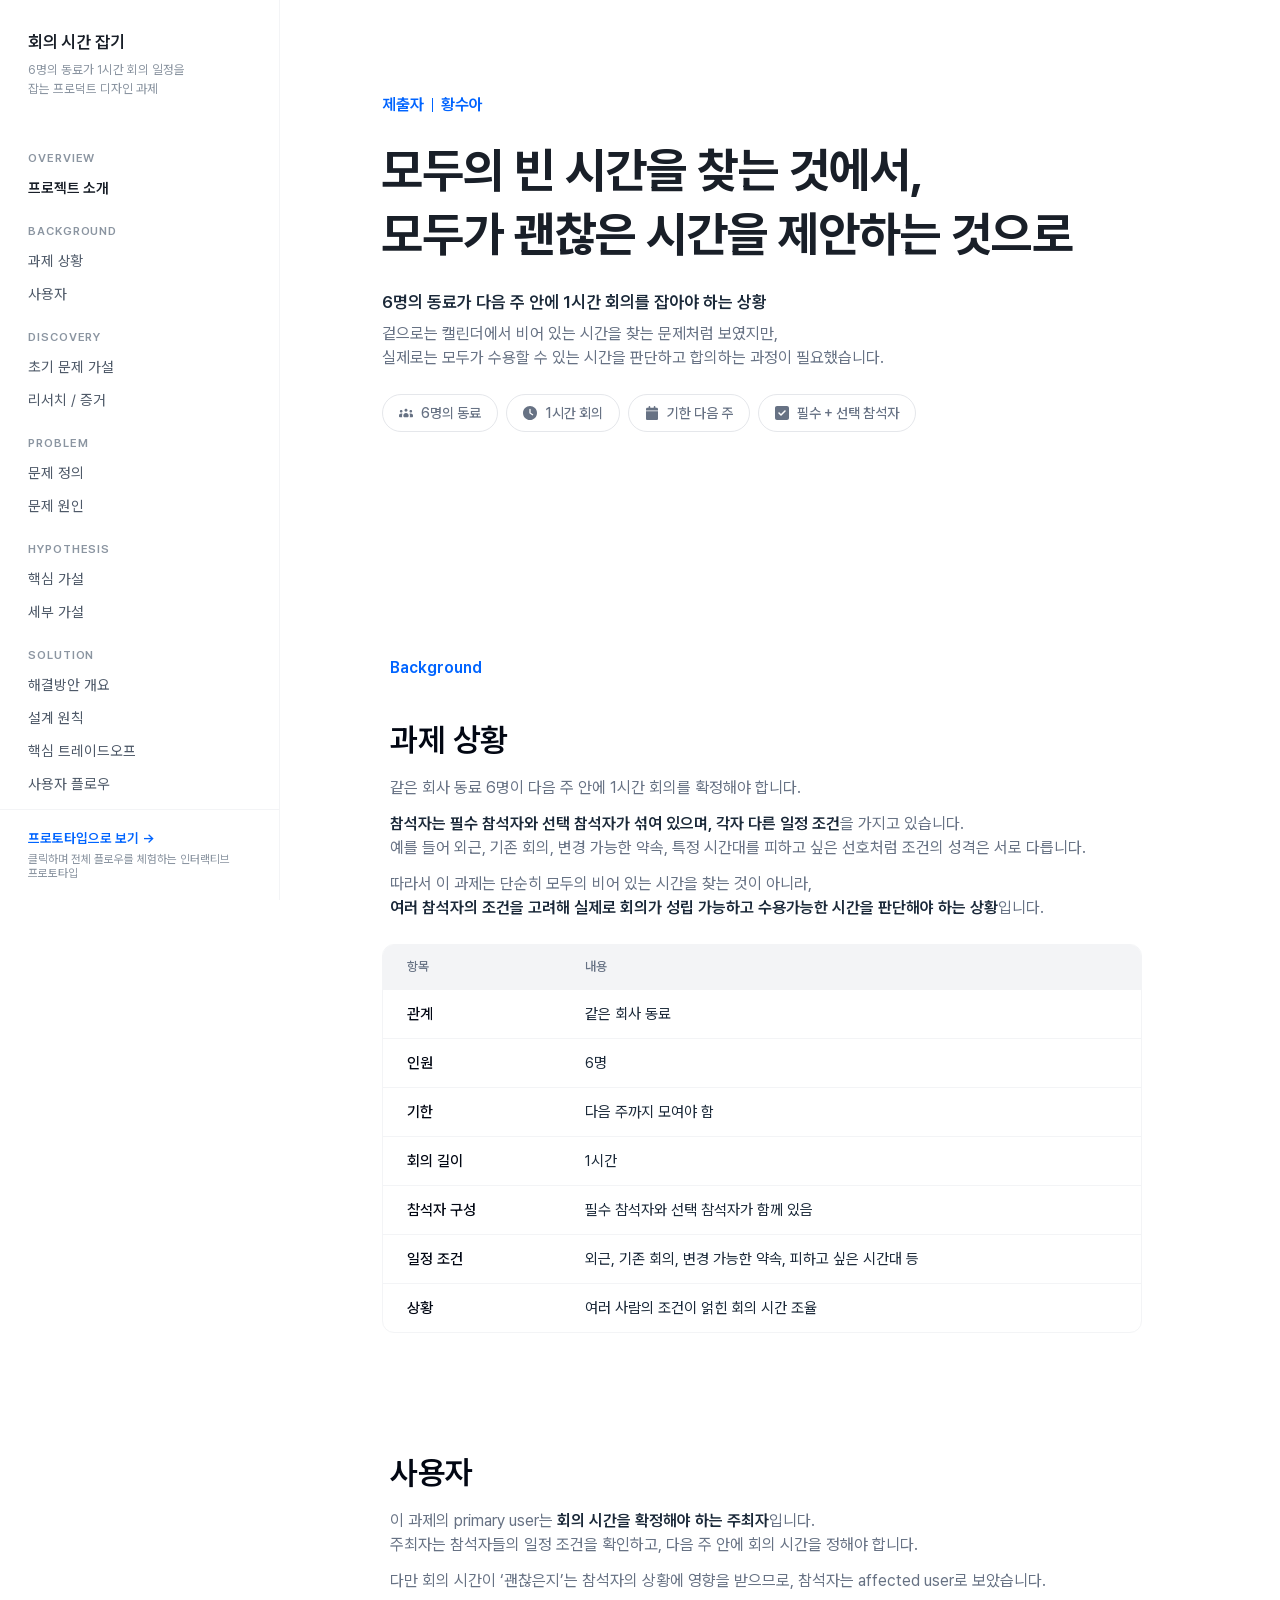
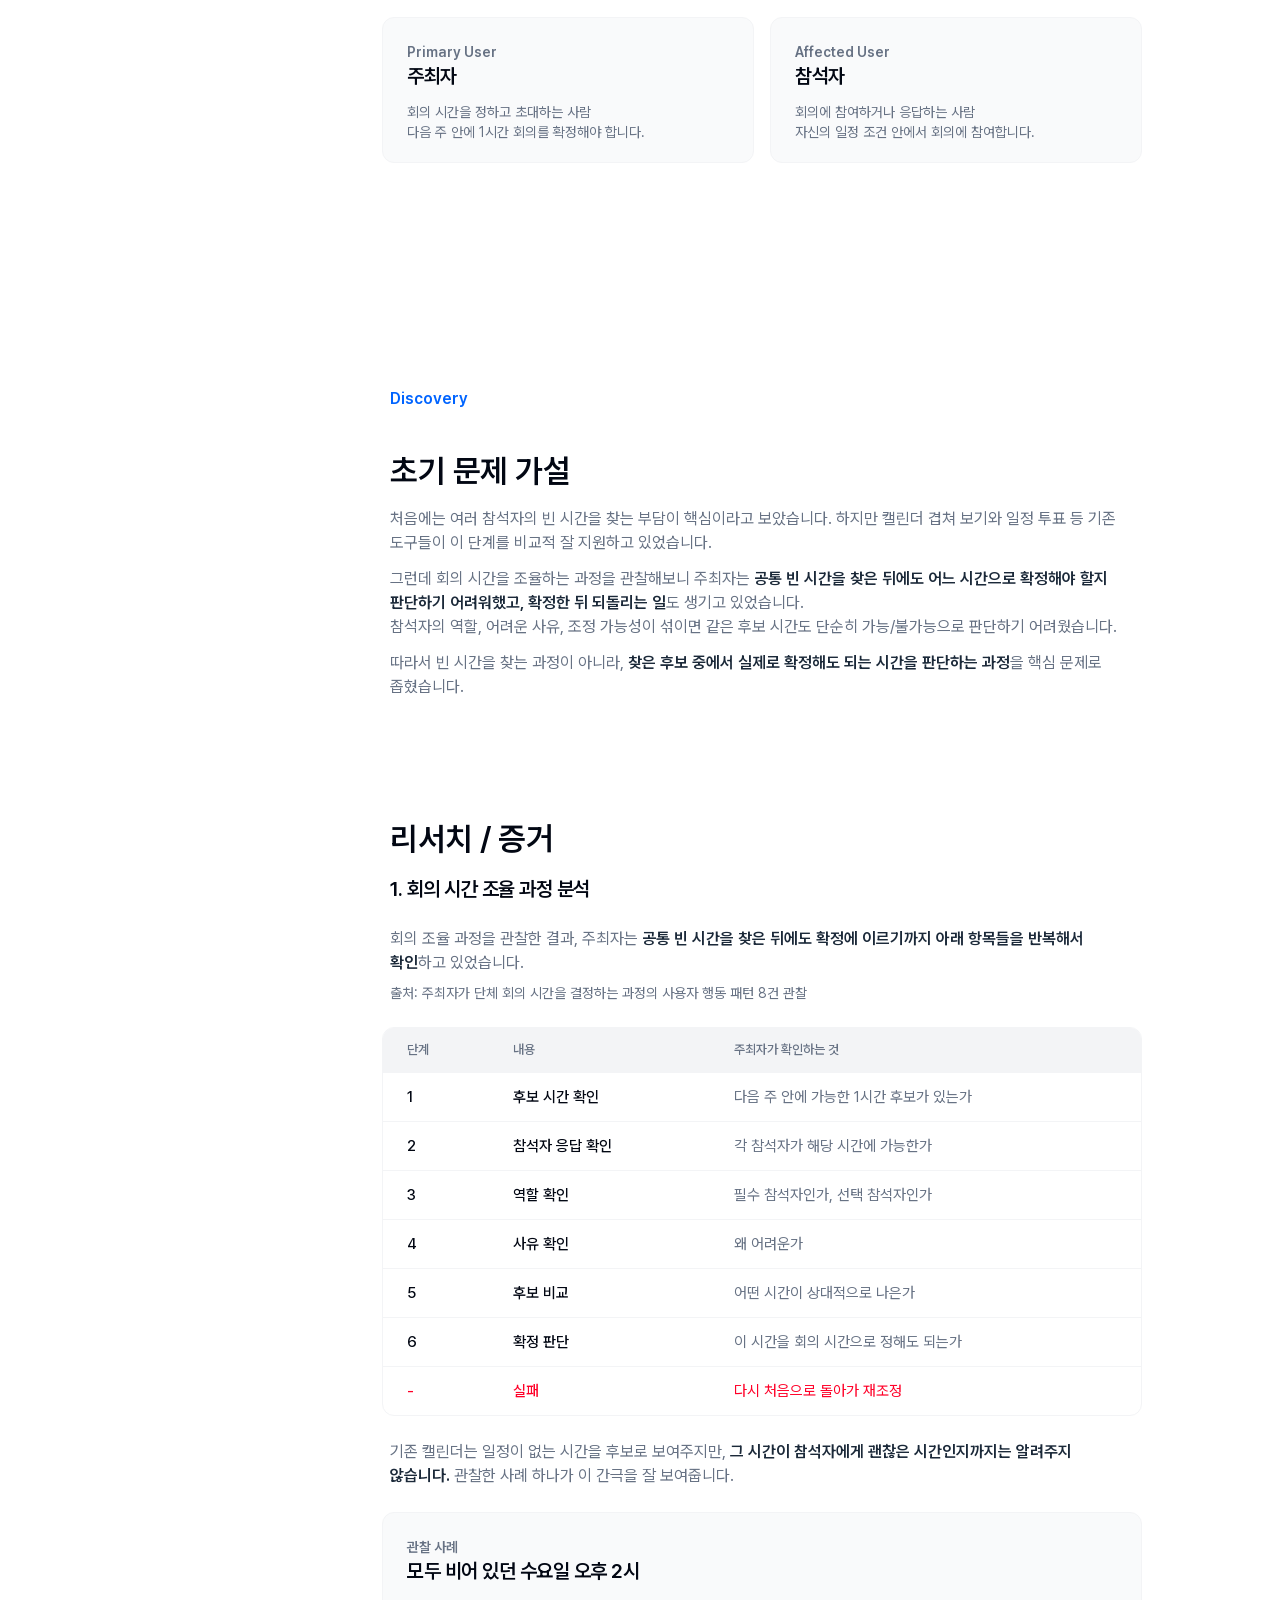
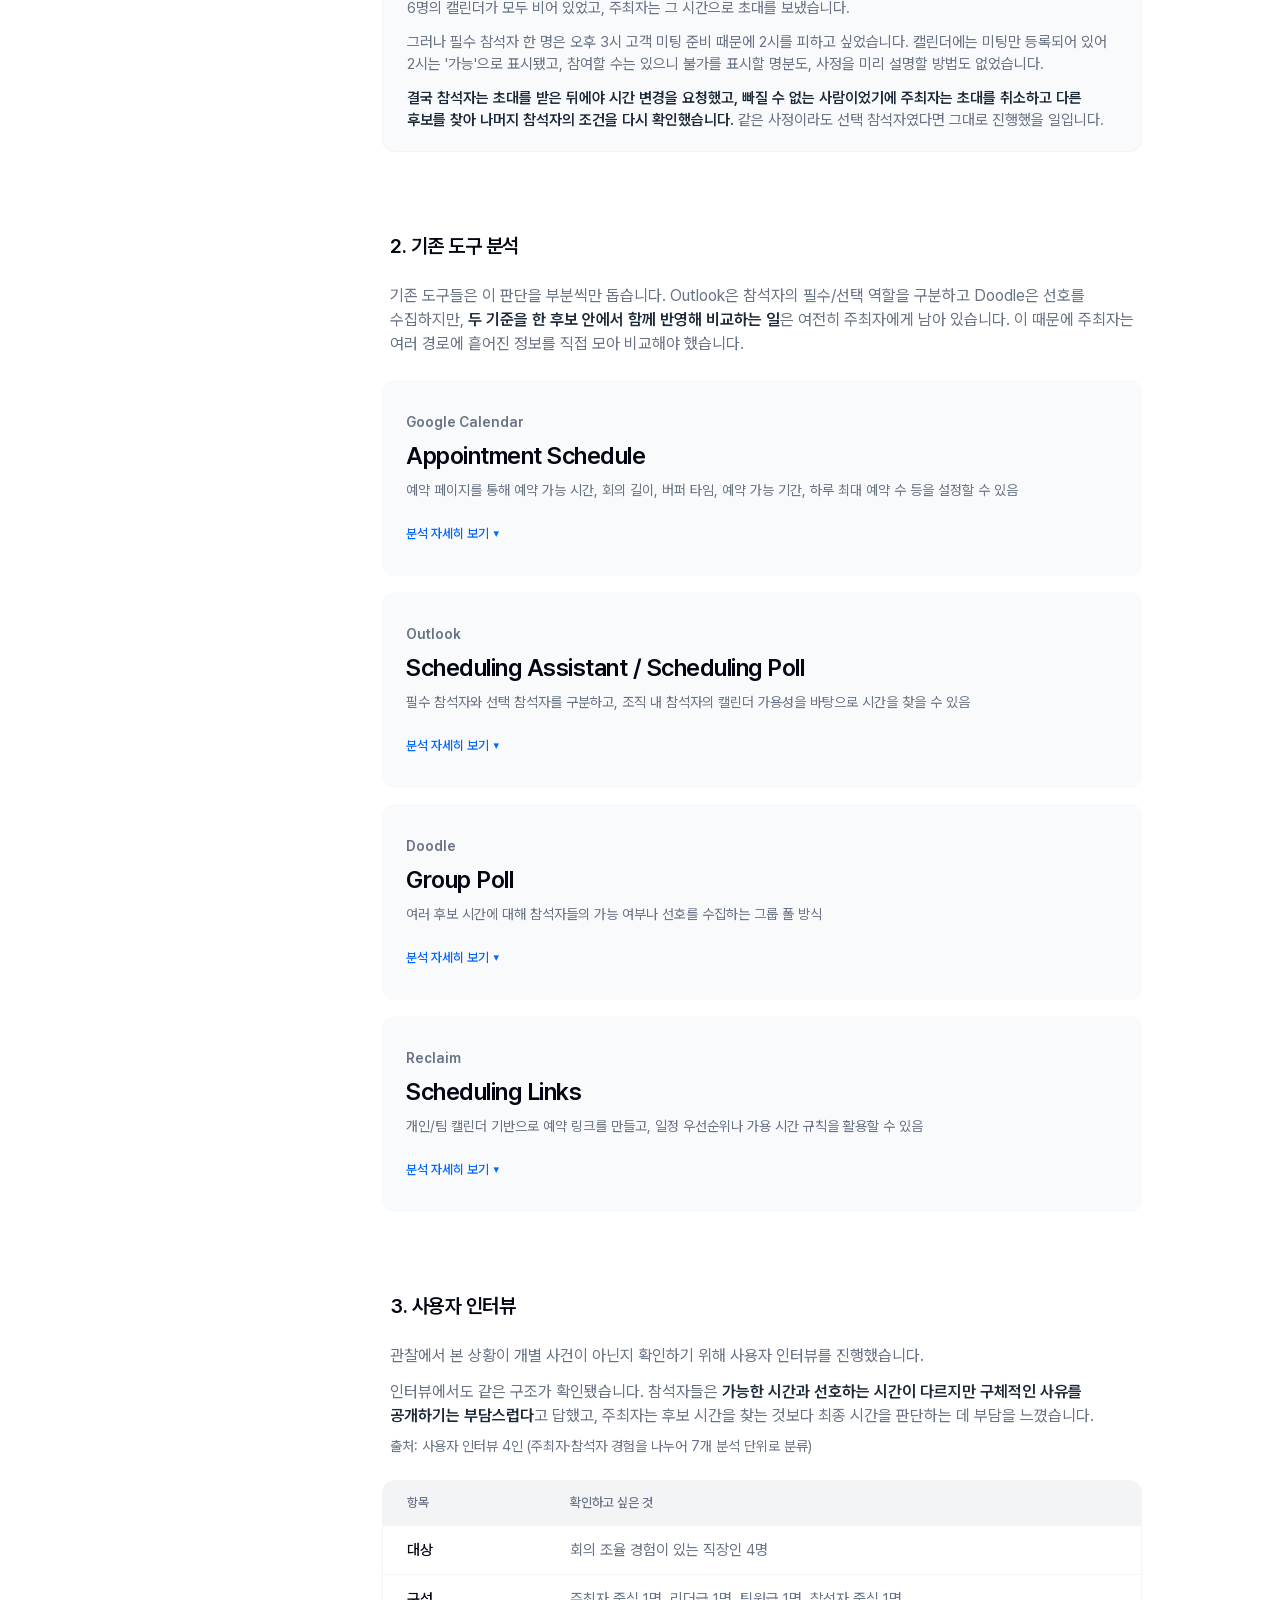
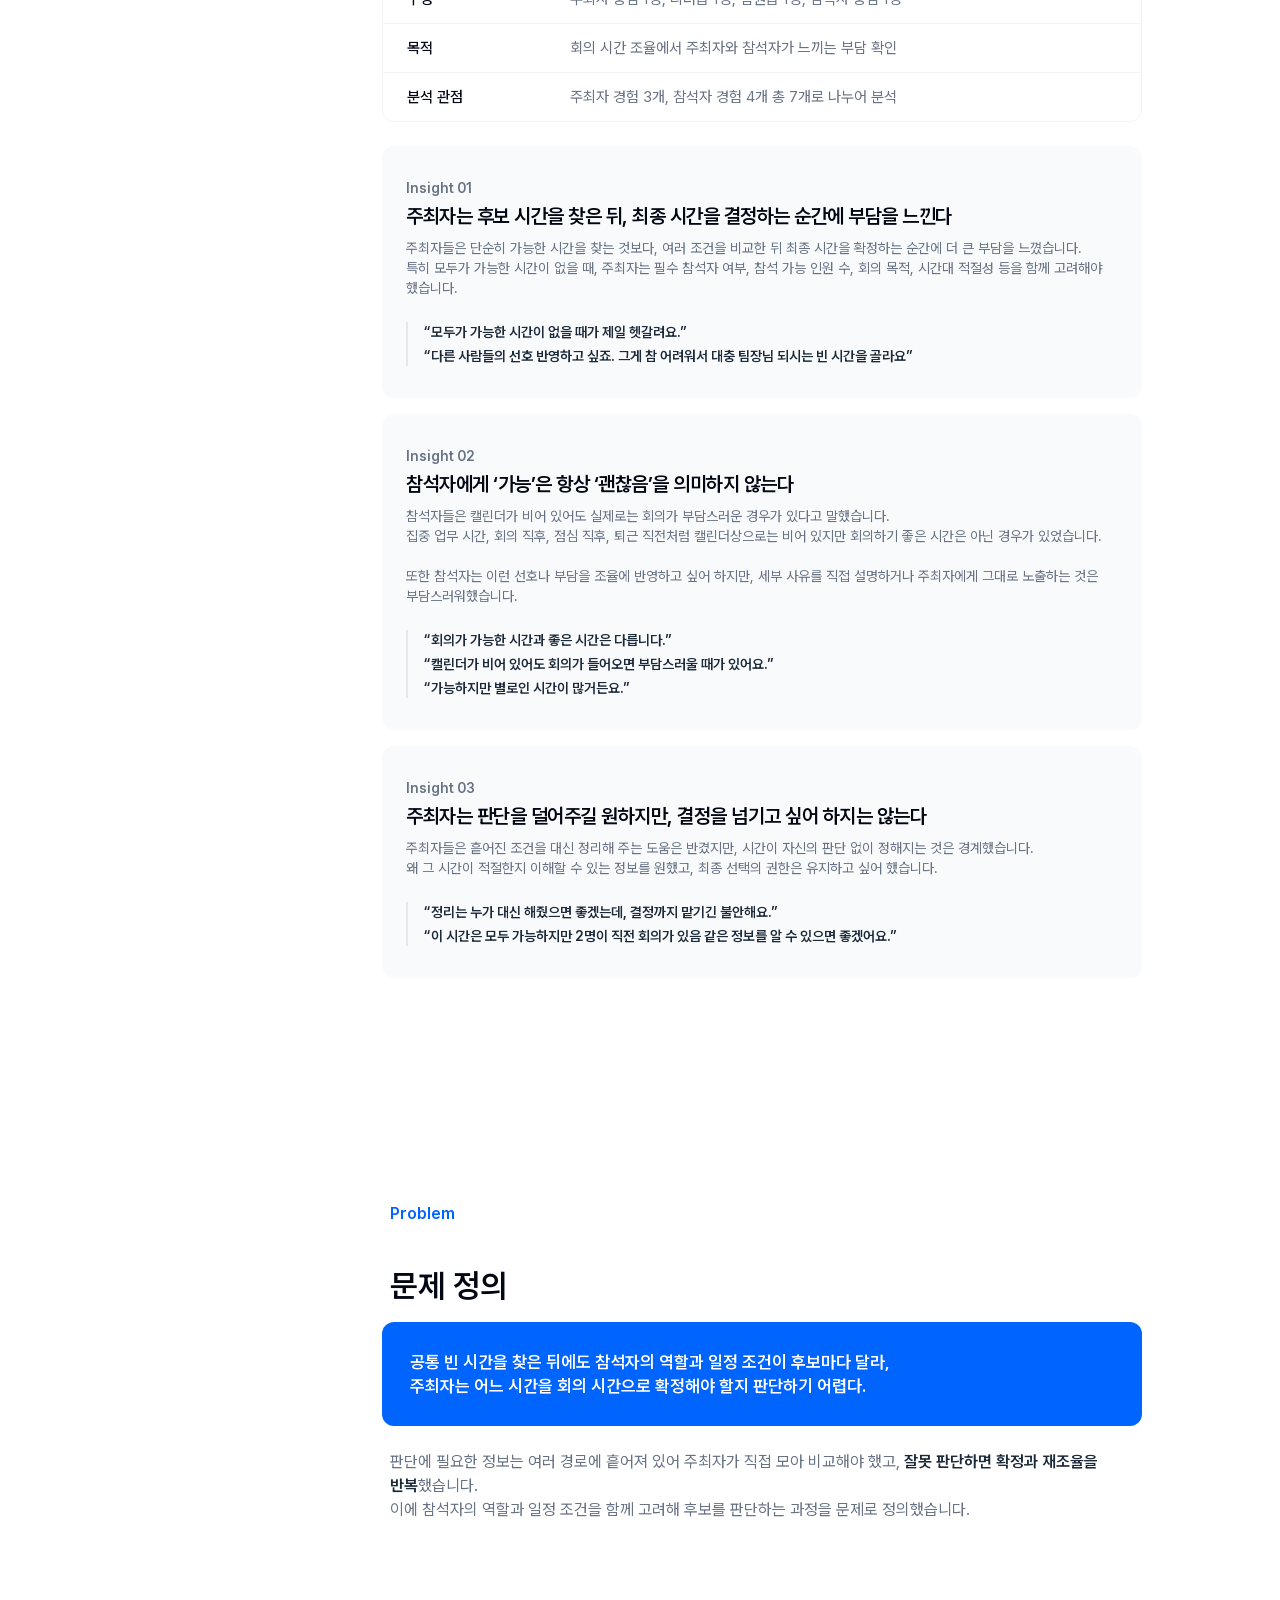
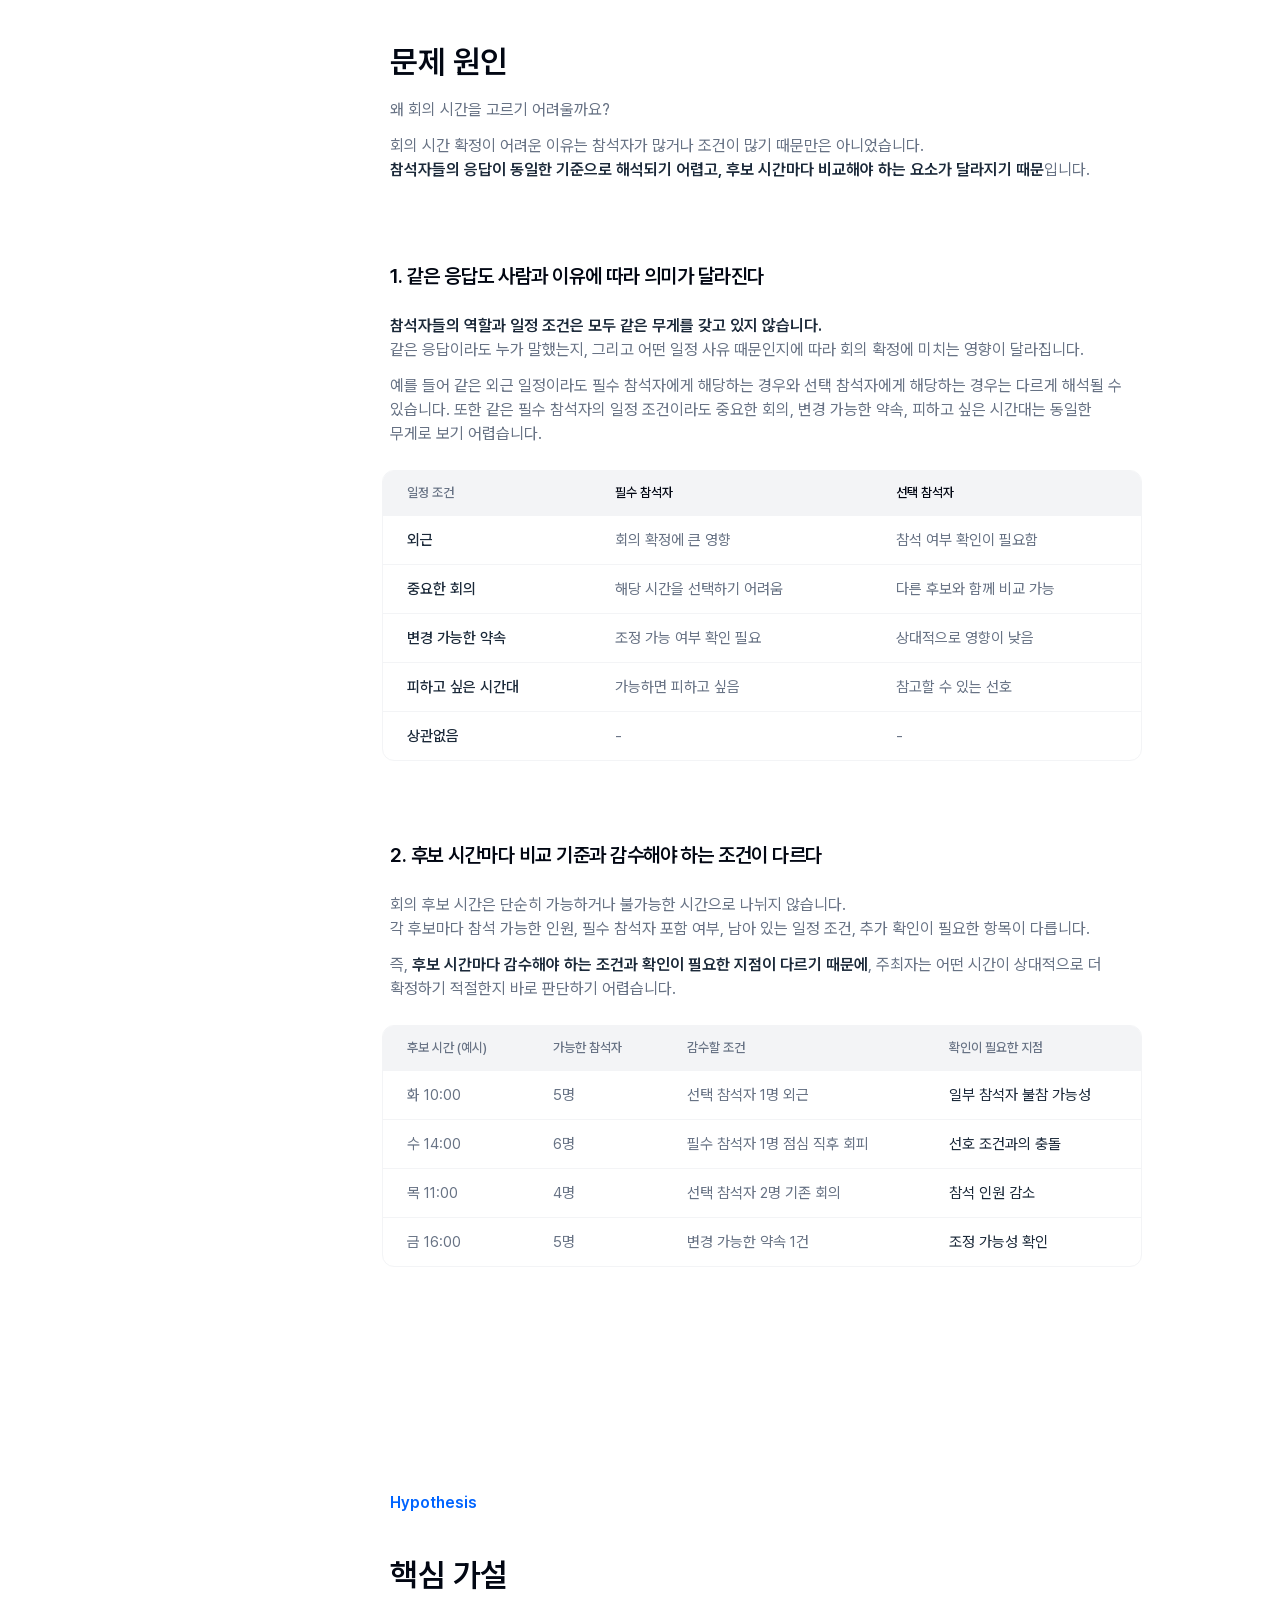
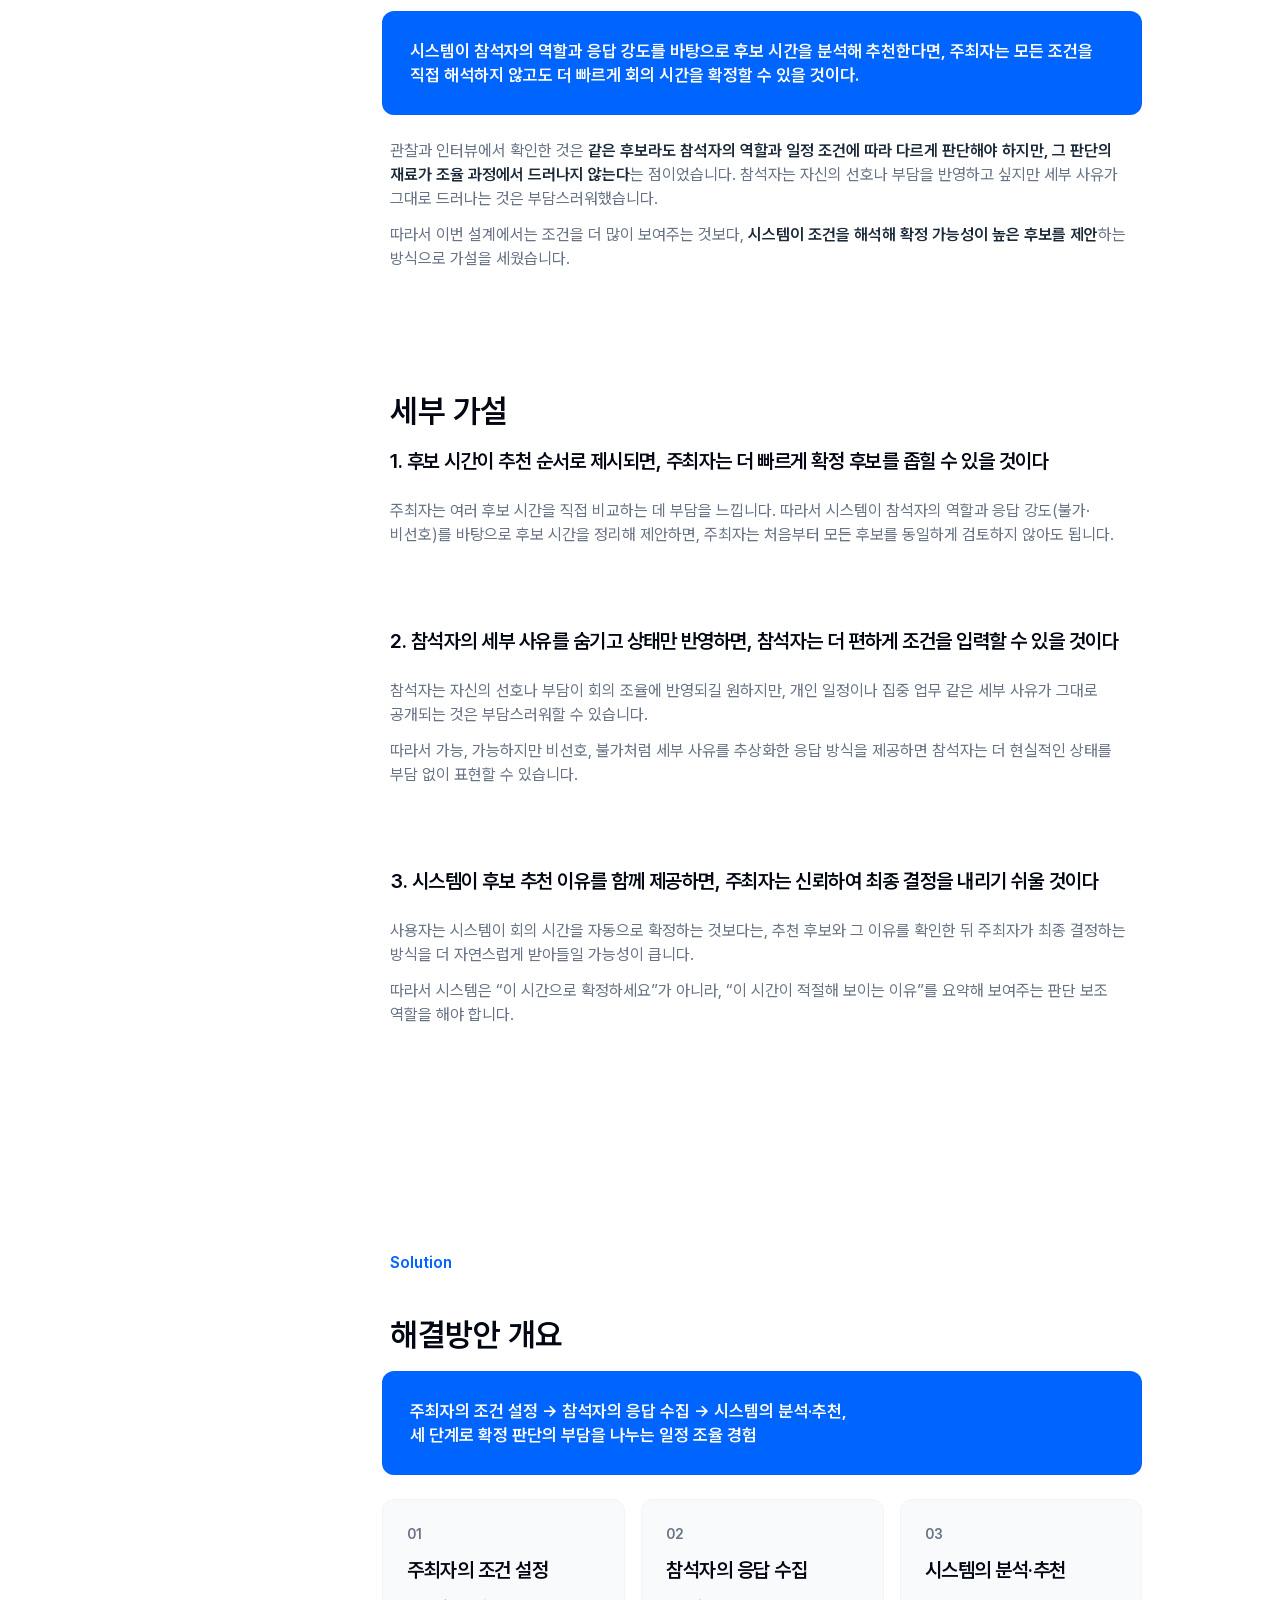
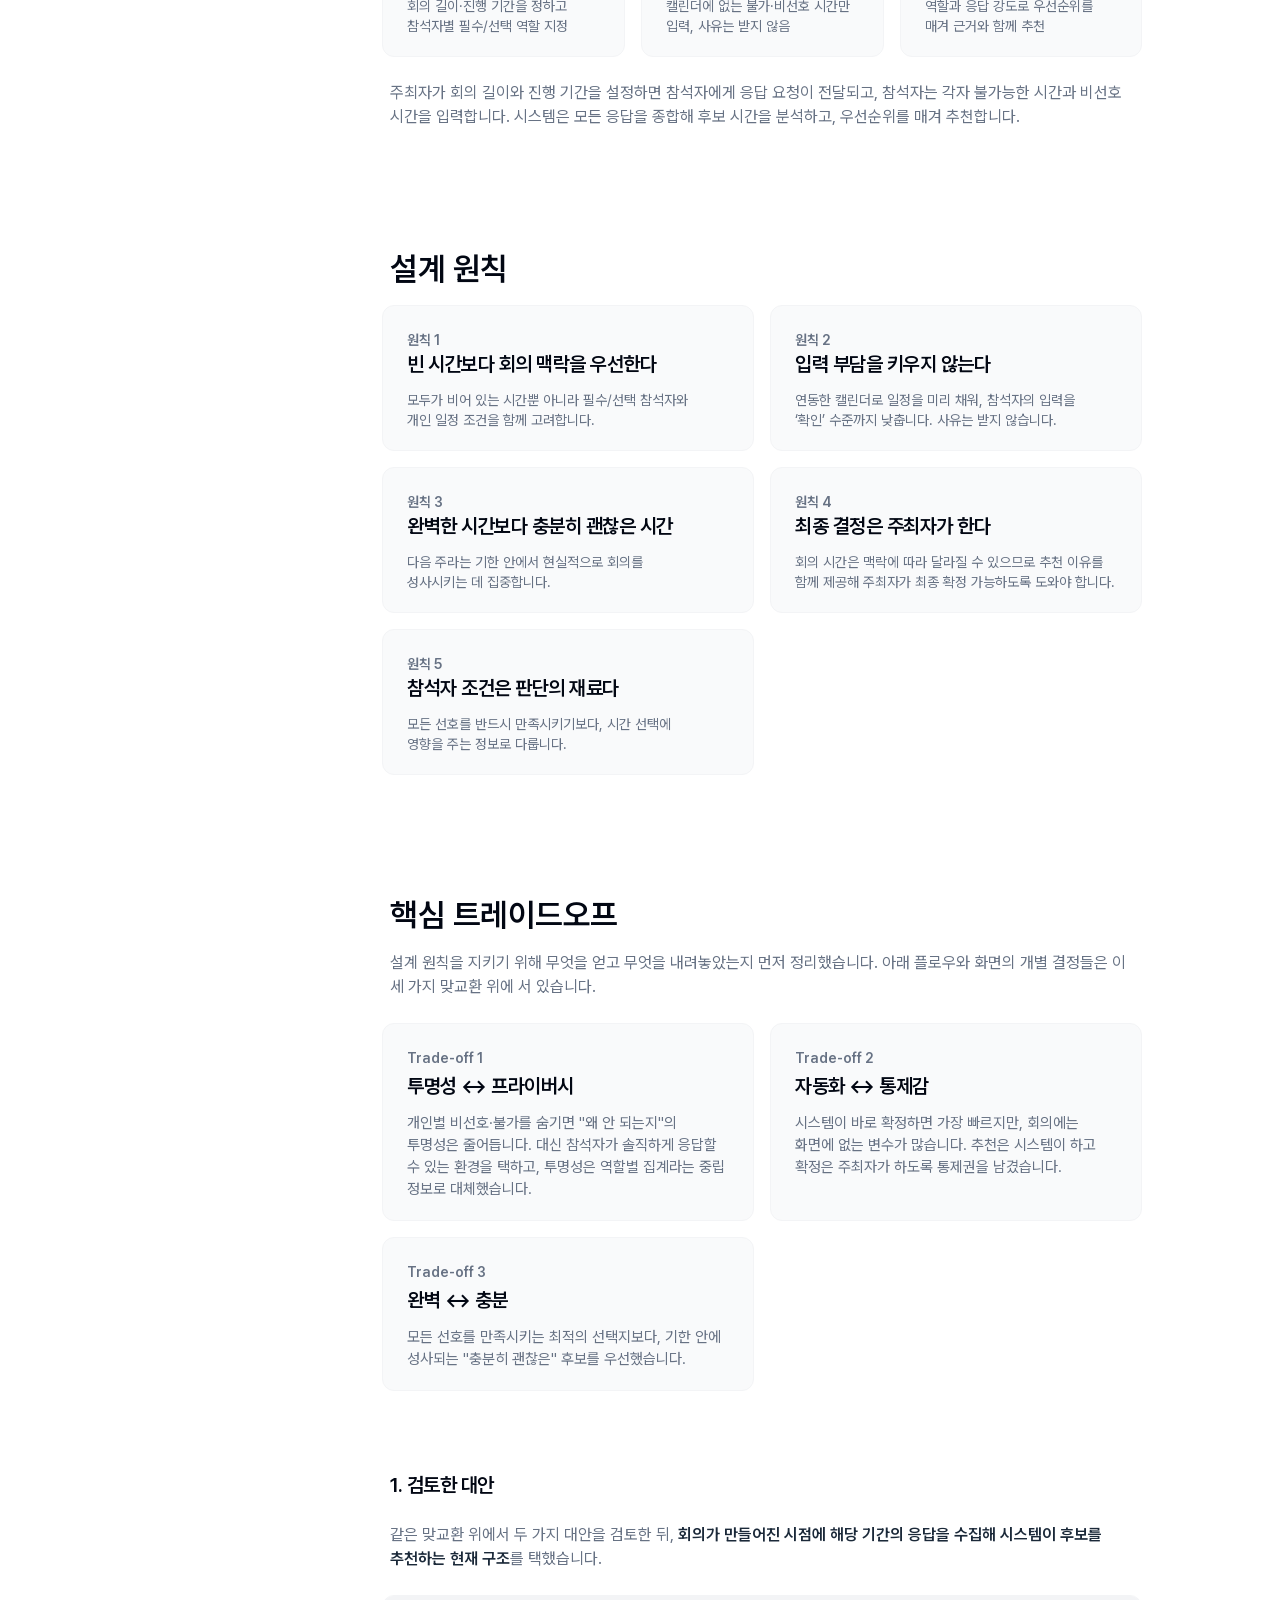
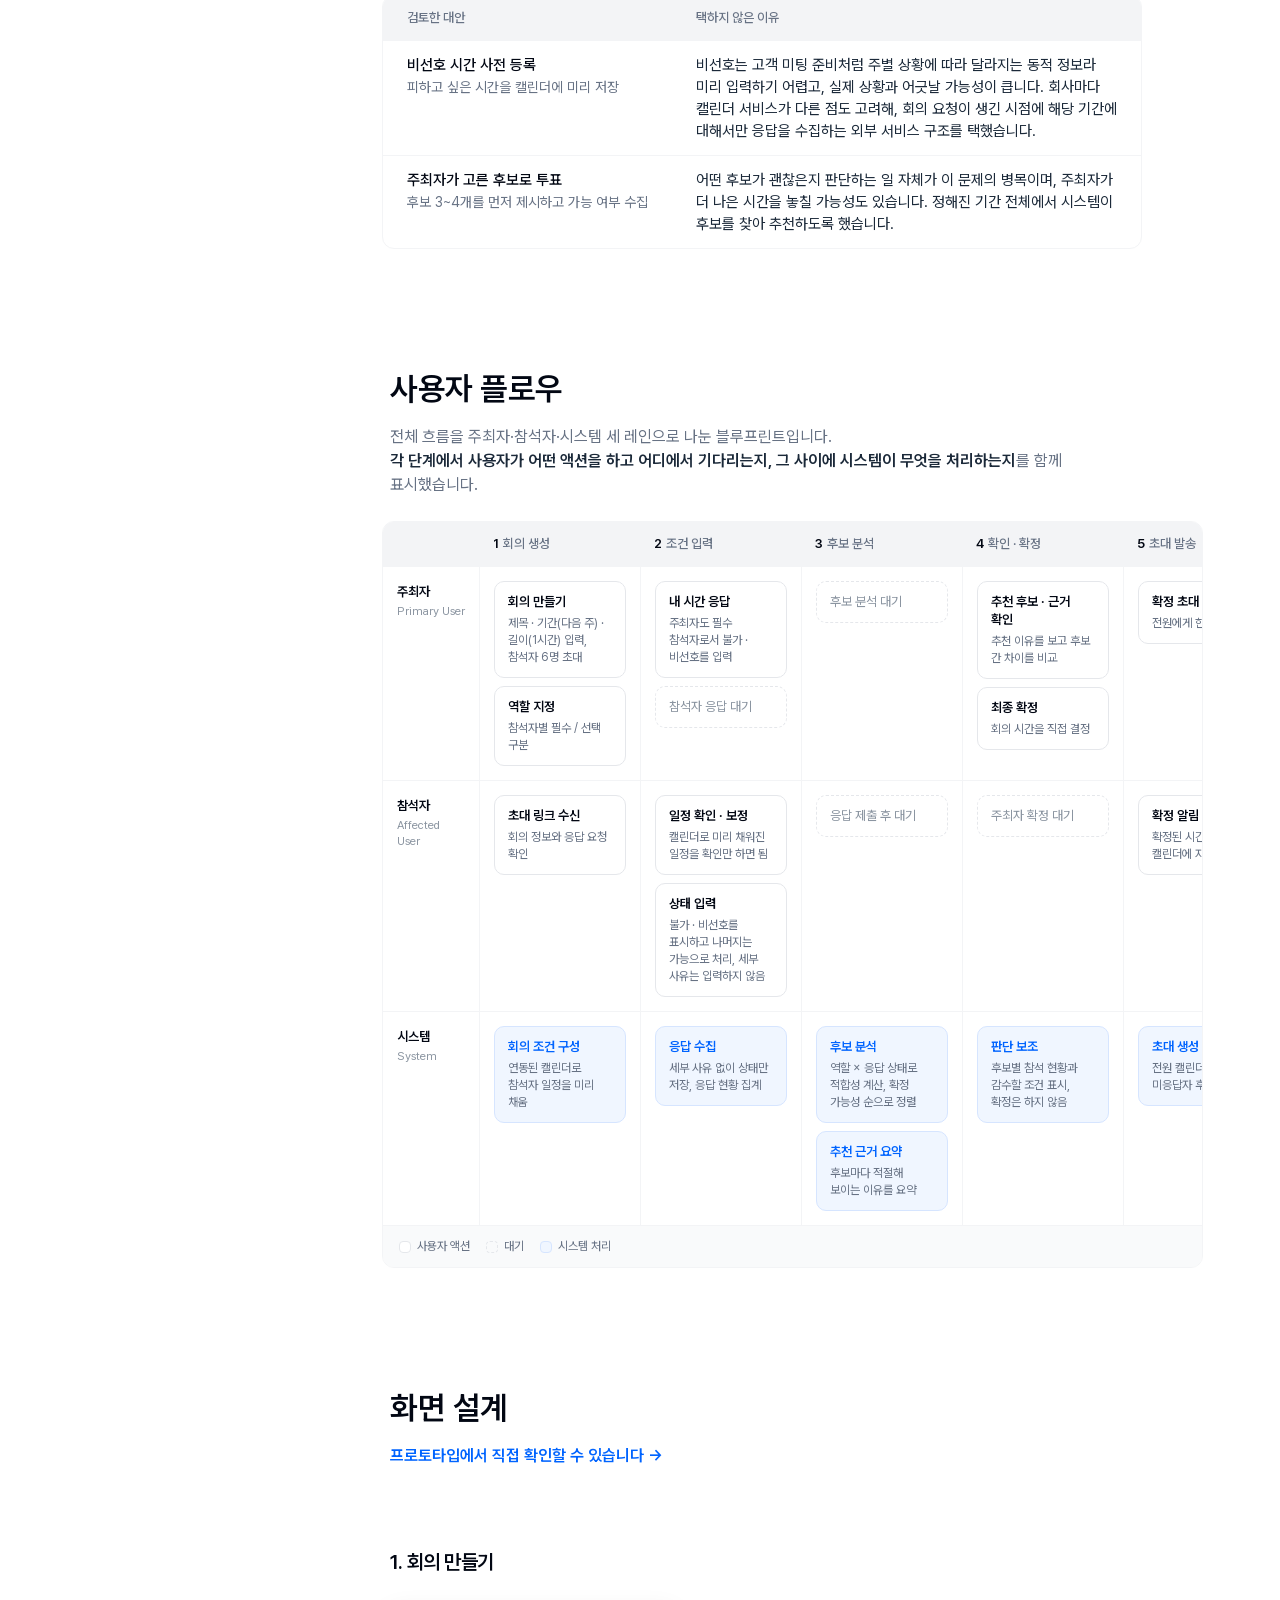
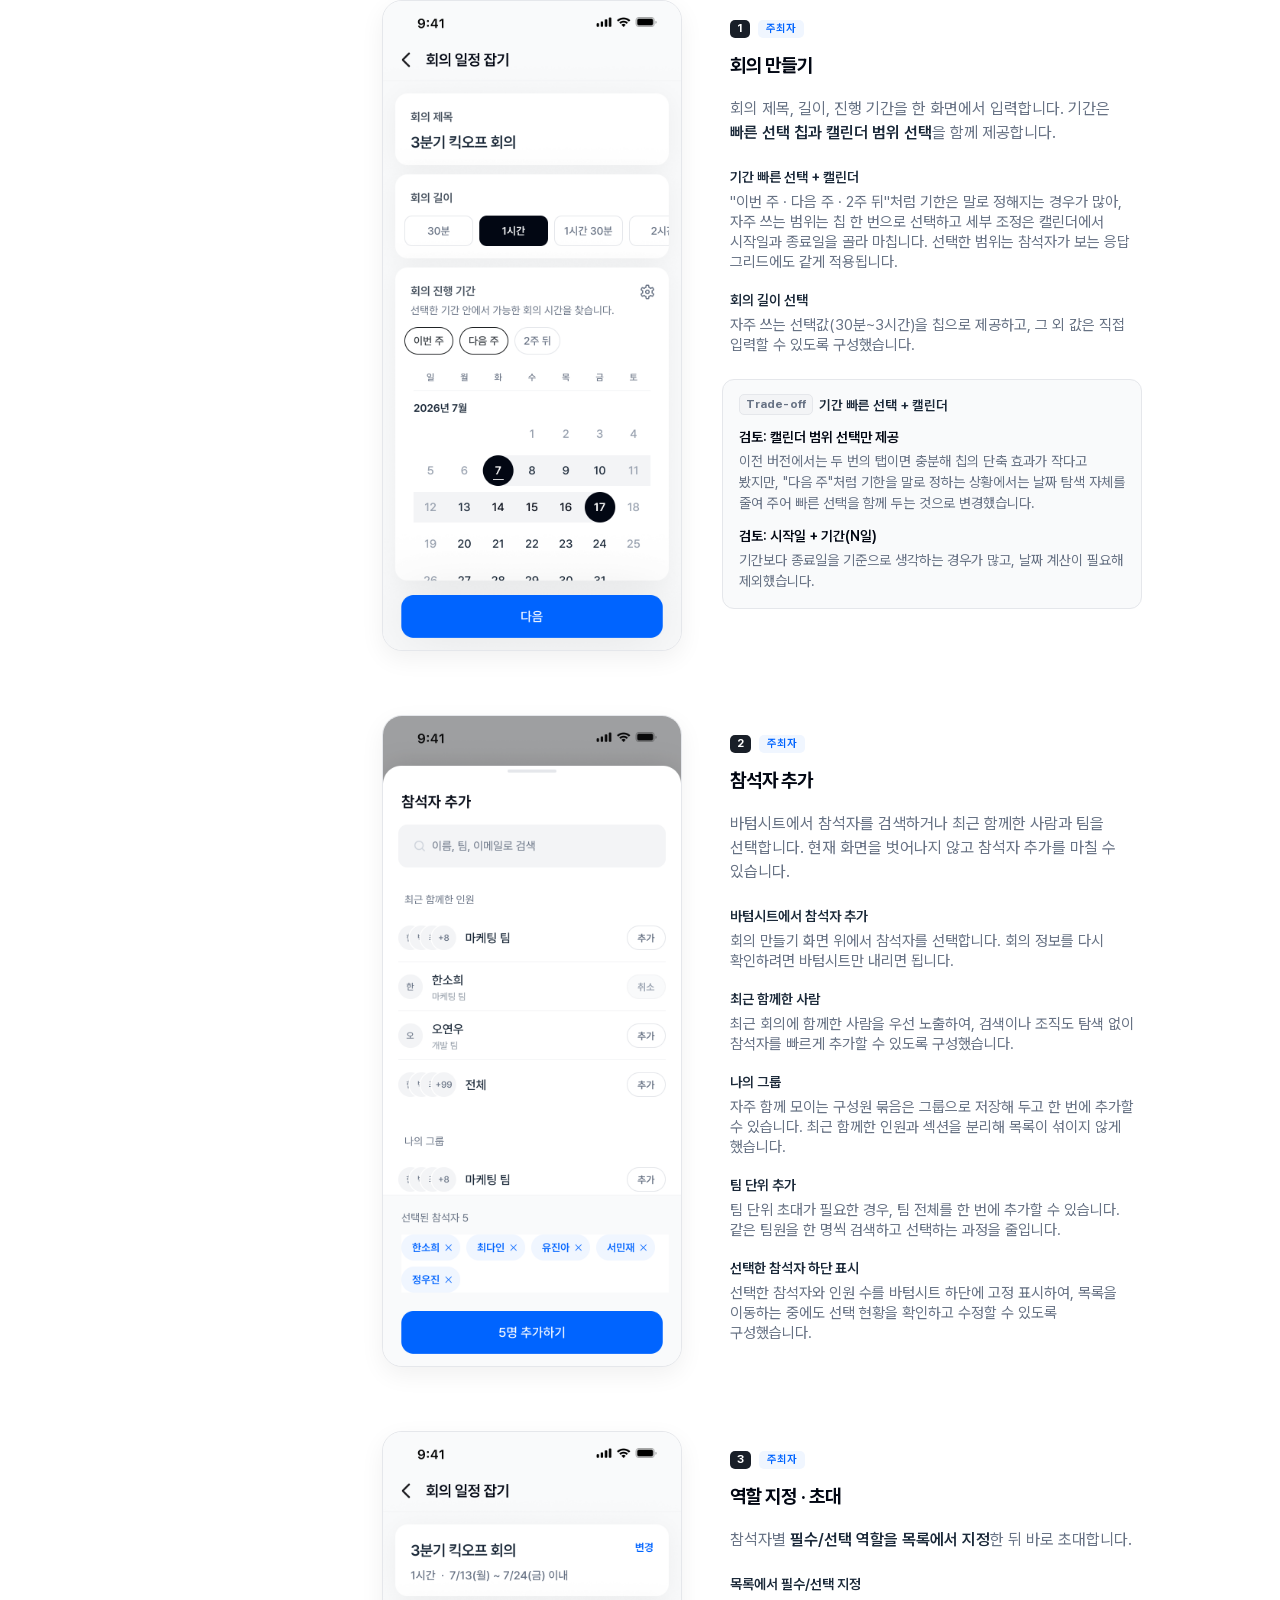
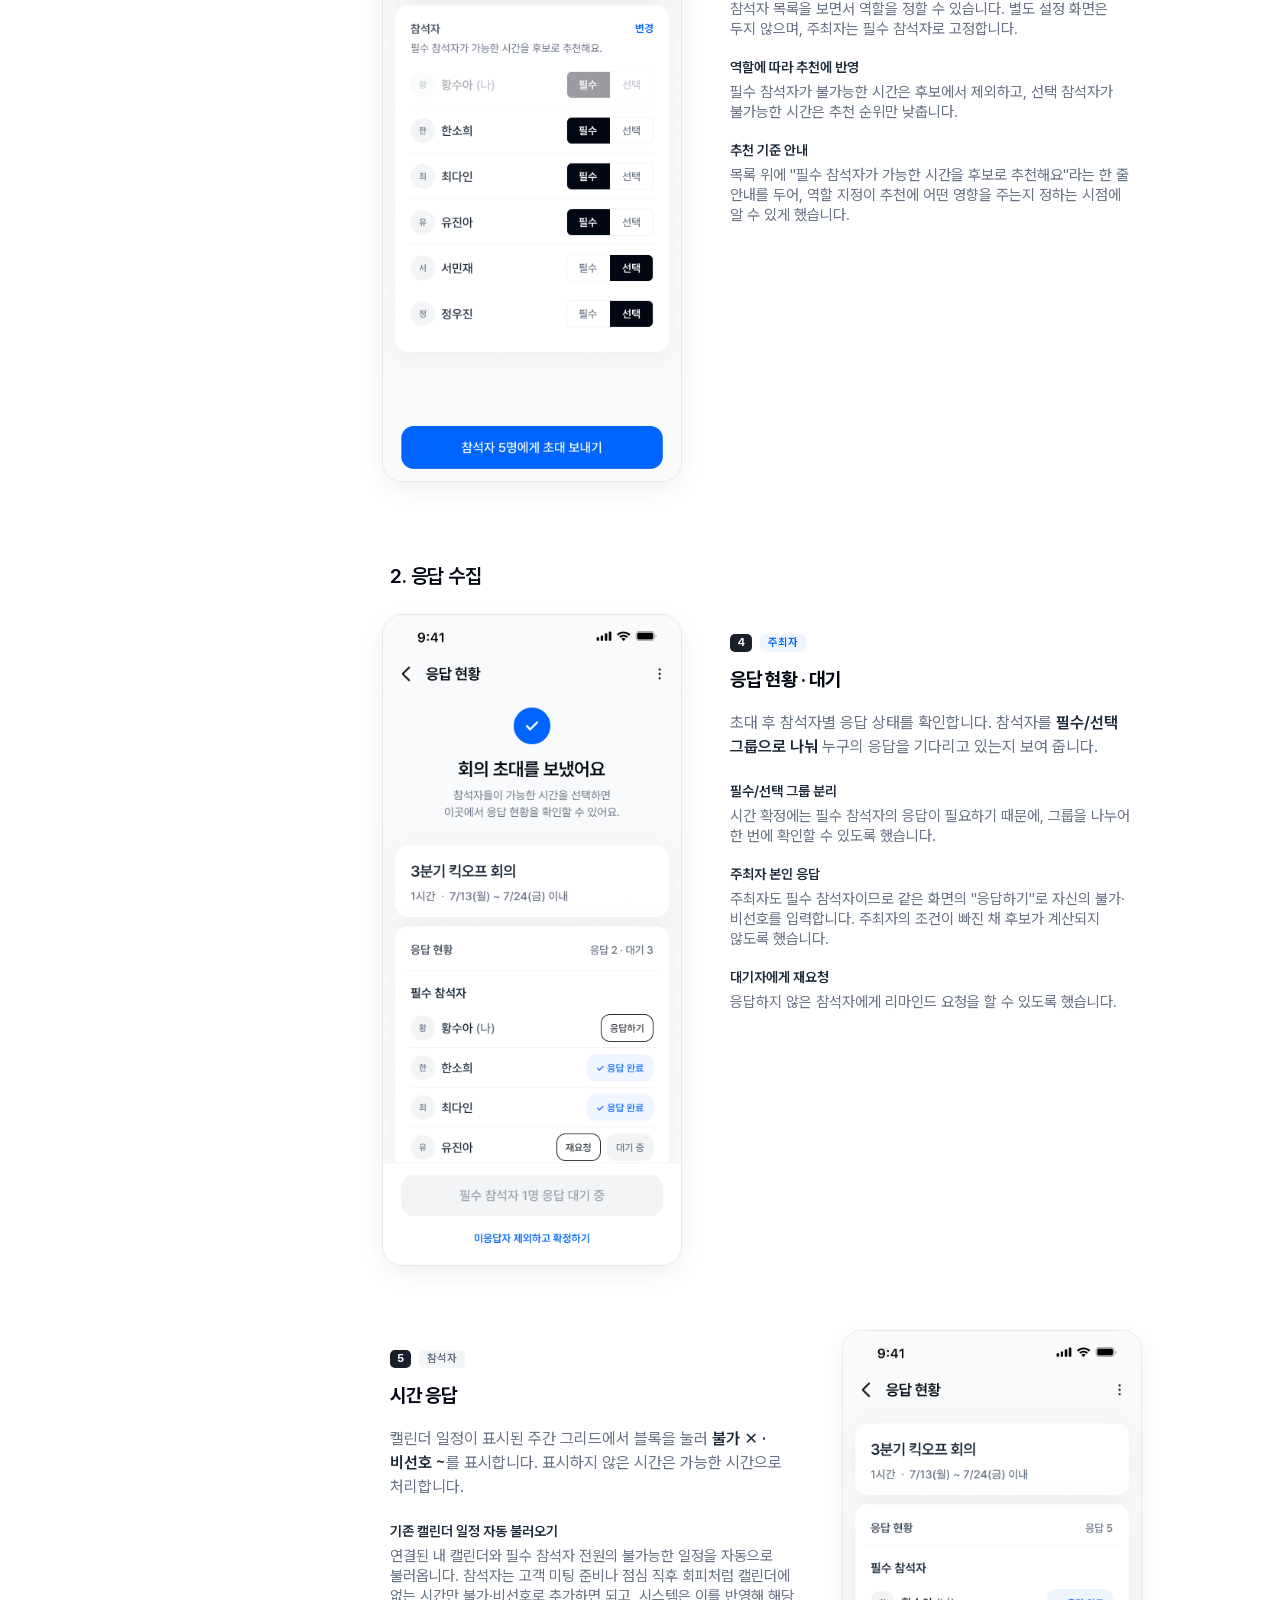
<file: ver5.html>
<!DOCTYPE html>
<html lang="ko">
<head>
<meta charset="UTF-8">
<meta name="viewport" content="width=device-width, initial-scale=1.0">
<title>회의 시간 잡기 — 프로덕트 디자인 과제</title>
<style>
@font-face{
  font-family:'Pretendard Variable';
  font-weight:45 920;
  font-style:normal;
  font-display:swap;
  src:local('Pretendard Variable'),url('fonts/PretendardVariable.woff2') format('woff2-variations');
}
:root{
  /* Figma Design System tokens */
  --blue:#0064FF;              /* color/azure/50 · Blue Ribbon */
  --text-default:#020713;      /* Typography/default */
  --text-secondary:#1B2939;    /* Typography/secondary */
  --text-subtle:#677284;       /* Typography/subtle */
  --text-error:#FF0028;        /* Typography/error */
  --mirage:#191F28;            /* Mirage */
  --regent:#8B95A1;            /* Regent Gray */
  --trout:#4E5968;             /* Trout */
  --border-default:#E5E7EB;    /* Border/default */
  --border-subtle:#F3F4F6;     /* Border/subtle */
  --surface:#F9FAFB;           /* Fill/surface */
  --surface-raised:#F3F4F6;    /* Fill/surface-raised */
  --sidebar-w:280px;
  --radius:12px;
}
*{margin:0;padding:0;box-sizing:border-box}
html{scroll-behavior:smooth}
body{
  font-family:"Pretendard Variable",Pretendard,-apple-system,BlinkMacSystemFont,"Apple SD Gothic Neo","Malgun Gothic",system-ui,sans-serif;
  font-weight:400;color:var(--text-secondary);background:#fff;
  word-break:keep-all;-webkit-font-smoothing:antialiased;
}
::selection{background:#E8F1FF}
a{color:inherit;text-decoration:none}
img{max-width:100%;display:block}

/* ---------- 타이포 토큰 ---------- */
.h-xl{font-size:32px;line-height:40px;font-weight:600;letter-spacing:-.5px;color:var(--text-default)}
.h-base{font-size:24px;line-height:32px;font-weight:600;letter-spacing:-.5px;color:var(--text-default)}
.h-sm{font-size:20px;line-height:28px;font-weight:600;letter-spacing:-.5px;color:var(--text-default)}
.b-lg-sb{font-size:17px;line-height:24px;font-weight:600}
.b-base{font-size:16px;line-height:24px;font-weight:400;color:var(--text-subtle)}
.b-base-sb{font-size:16px;line-height:24px;font-weight:600}
.b-sm{font-size:15px;line-height:22px;font-weight:400}
.b-sm-md{font-size:15px;line-height:22px;font-weight:500}
.b-xs{font-size:14px;line-height:20px;font-weight:400;color:var(--text-subtle)}
.b-xs-sb{font-size:14px;line-height:20px;font-weight:600}
.b-xs-md{font-size:14px;line-height:20px;font-weight:500}
.cap{font-size:13px;line-height:20px;font-weight:500}
.hl{color:var(--text-secondary);font-weight:600}

/* ---------- 사이드바 ---------- */
#sidebar{
  position:fixed;top:0;left:0;bottom:0;width:var(--sidebar-w);
  border-right:1px solid var(--border-subtle);background:#fff;
  display:flex;flex-direction:column;z-index:50;
}
#sidebar .brand{padding:32px 28px 24px}
#sidebar .brand .logo{font-size:17px;font-weight:600;color:var(--mirage);letter-spacing:-.01em}
#sidebar .brand .sub{font-size:12.5px;line-height:1.55;color:var(--regent);margin-top:8px}
#sidebar nav{flex:1;overflow-y:auto;padding:8px 16px 24px}
#sidebar nav::-webkit-scrollbar{width:4px}
#sidebar nav::-webkit-scrollbar-thumb{background:var(--border-subtle);border-radius:4px}
.nav-group{margin-top:20px}
.nav-group .label{font-size:11.5px;font-weight:600;color:var(--regent);letter-spacing:.08em;padding:0 12px;margin-bottom:6px;text-transform:uppercase}
.nav-item{
  display:block;padding:8px 12px;border-radius:9px;font-size:14.5px;font-weight:400;
  color:var(--trout);transition:background .15s,color .15s;cursor:pointer;
}
.nav-item:hover{background:var(--surface);color:var(--mirage)}
.nav-item.active{color:var(--mirage);font-weight:600}
#sidebar .foot{padding:20px 28px;border-top:1px solid var(--border-subtle)}
#sidebar .foot a{display:flex;align-items:center;gap:6px;font-size:13.5px;font-weight:600;color:var(--blue)}
#sidebar .foot .note{font-size:11.5px;color:var(--regent);margin-top:6px}

/* 모바일 상단바 */
#mobilebar{
  display:none;position:fixed;top:0;left:0;right:0;height:56px;z-index:60;
  background:rgba(255,255,255,.92);backdrop-filter:blur(12px);
  border-bottom:1px solid var(--border-subtle);
  align-items:center;justify-content:space-between;padding:0 20px;
}
#mobilebar .logo{font-size:15px;font-weight:600;color:var(--mirage)}
#menuBtn{border:1px solid var(--border-default);background:#fff;border-radius:9px;padding:7px 14px;font-size:13.5px;font-weight:600;color:var(--text-secondary);font-family:inherit;cursor:pointer}
@media (max-width:960px){
  #sidebar{z-index:70;transform:translateX(-100%);transition:transform .25s ease}
  #sidebar.open{transform:none;box-shadow:0 0 60px rgba(0,0,0,.15)}
  #mobilebar{display:flex}
}

/* ---------- 콘텐츠 레이아웃 ---------- */
#content{margin-left:var(--sidebar-w);padding:0 clamp(28px,6vw,96px) 120px clamp(48px,8vw,128px)}
@media (max-width:960px){#content{margin-left:0;padding-top:56px}}
.doc{max-width:760px;display:flex;flex-direction:column;gap:160px}

/* kicker 섹션 */
.ksec{display:flex;flex-direction:column;gap:40px;padding-top:64px}
.kicker{font-size:16px;line-height:24px;font-weight:600;color:var(--blue);padding:0 8px}
.ksec .contents{display:flex;flex-direction:column;gap:120px}

/* h2 서브섹션 */
.sec{display:flex;flex-direction:column;gap:16px;scroll-margin-top:40px}
#intro{scroll-margin-top:40px}
@media (max-width:960px){.sec,#intro{scroll-margin-top:72px}}
.sec>h2{padding:0 8px}
.sec .body{display:flex;flex-direction:column;gap:80px;counter-reset:h3num}
.sec p{white-space:pre-line}
/* 그룹(소제목 + 관련 콘텐츠 전체) 내부 여백 — 그룹 간 여백(80px)과 분리 */
.grp{display:flex;flex-direction:column;gap:24px}
h3.h-sm{padding:0 8px;counter-increment:h3num}
.grp>h3.h-sm{margin-bottom:0}
h3.h-sm::before{content:counter(h3num)". "}
.pgroup{display:flex;flex-direction:column;gap:12px;padding:0 8px}
.src{margin-top:-16px;padding:0 8px}

/* ---------- 인트로 ---------- */
#intro{padding-top:95px;display:flex;flex-direction:column;gap:24px}
#intro .submitter{display:flex;align-items:center;gap:8px;font-size:16px;font-weight:600;color:var(--blue)}
#intro .submitter .bar{width:1px;height:14px;background:var(--blue)}
#intro h1{font-size:48px;line-height:64px;font-weight:700;letter-spacing:-.5px;color:var(--mirage);white-space:pre-line}
@media (max-width:768px){#intro h1{font-size:34px;line-height:46px}}
#intro .lead{display:flex;flex-direction:column;gap:8px}
#intro .lead .strong{color:var(--text-secondary)}
.tagbar{display:flex;flex-wrap:wrap;gap:8px}
.tag{
  display:flex;align-items:center;gap:8px;padding:8px 16px;
  border:1px solid var(--border-default);border-radius:999px;background:#fff;
}
.tag img{width:14px;height:14px}
.tag span{font-size:14px;line-height:20px;font-weight:500;color:var(--text-subtle)}

/* ---------- 표 ---------- */
.tbl{border:1px solid var(--border-subtle);border-radius:var(--radius);overflow:hidden}
.tbl-scroll{overflow-x:auto}
table{border-collapse:collapse;width:100%}
th{background:var(--surface-raised);padding:12px 24px;text-align:left;font-size:13px;line-height:20px;font-weight:500;color:var(--text-subtle);white-space:nowrap}
th.dark{color:var(--text-default)}
td{padding:13px 24px;border-top:1px solid var(--border-subtle);font-size:15px;line-height:22px;font-weight:400;color:var(--text-subtle);vertical-align:top}
td.key{font-weight:500;color:var(--text-default);white-space:nowrap}
td.key2{font-weight:500;color:var(--text-secondary);white-space:nowrap}
td.hl2{color:var(--text-secondary)}
tr.fail td{color:var(--text-error)}
tr.fail td.key{color:var(--text-error)}
@media (max-width:768px){th,td{padding:12px 16px}}

/* ---------- 카드 ---------- */
.cards2{display:grid;grid-template-columns:1fr 1fr;gap:16px}
.cards1{display:flex;flex-direction:column;gap:16px}
.cards3{display:grid;grid-template-columns:1fr 1fr 1fr;gap:16px}
@media (max-width:768px){.cards2,.cards3{grid-template-columns:1fr}}
.card{
  background:var(--surface);border:1px solid var(--border-subtle);border-radius:var(--radius);
  padding:24px 24px 20px;display:flex;flex-direction:column;gap:12px;
}
.card .label{font-size:14px;line-height:20px;font-weight:600;color:var(--text-subtle)}
.card h4{font-size:20px;line-height:28px;font-weight:600;letter-spacing:-.5px;color:var(--text-default)}
.card p{font-size:14px;line-height:20px;font-weight:400;color:var(--text-subtle);white-space:pre-line}
#edge-cases .cards1 .card p,#observed-case .card p{font-size:15px;line-height:22px}
#tradeoffs .card p{font-size:15px;line-height:22px}
#tradeoffs .card .label{margin-bottom:4px}
.limit-list{display:flex;flex-direction:column;gap:8px;list-style:none}
.limit-list li{position:relative;padding-left:14px;font-size:16px;line-height:24px;color:var(--text-subtle)}
.limit-list li::before{content:"-";position:absolute;left:0;color:var(--text-subtle)}

/* ---------- 콜아웃 ---------- */
.callout{
  background:var(--blue);border-radius:var(--radius);padding:28px;
}
.callout p{font-size:17px;line-height:24px;font-weight:600;color:#fff;white-space:pre-line}
.metric-callout{display:flex;flex-direction:column;gap:6px}
.metric-callout .metric-label{font-size:13px;line-height:20px;font-weight:600;color:rgba(255,255,255,.72)}
.metric-callout .metric-value{font-size:24px;line-height:32px;font-weight:700;letter-spacing:-.4px;color:#fff}
.metric-callout .metric-meta{display:flex;flex-direction:column;gap:8px;margin-top:10px;padding-top:12px;border-top:1px solid rgba(255,255,255,.2)}
.metric-callout .metric-detail{display:grid;grid-template-columns:56px 1fr;gap:10px;align-items:start}
.metric-callout .metric-detail span{font-size:12px;line-height:22px;font-weight:600;color:rgba(255,255,255,.68)}
.metric-callout .metric-detail p{font-size:15px;line-height:22px;font-weight:400;color:rgba(255,255,255,.9);white-space:normal}

/* ---------- 기존 도구 카드 (아코디언) ---------- */
.tools{display:flex;flex-direction:column;gap:16px}
.tool{
  background:var(--surface);border-radius:var(--radius);padding:32px 24px;
  display:flex;flex-direction:column;gap:24px;cursor:pointer;
}
.tool .head{display:flex;flex-direction:column;gap:4px}
.tool .svc{font-size:14px;line-height:20px;font-weight:600;color:var(--text-subtle)}
.tool .head h4{font-size:24px;line-height:32px;font-weight:600;letter-spacing:-.5px;color:var(--text-default);margin:4px 0}
.tool .head .desc{font-size:14px;line-height:20px;font-weight:400;color:var(--text-subtle)}
.tool .detail{display:none;flex-direction:column;gap:24px}
.tool.open .detail{display:flex}
.tool .aspects{display:flex;flex-direction:column;gap:24px}
.tool .aspect{display:flex;flex-direction:column;gap:4px}
.tool .aspect .at{font-size:14px;line-height:20px;font-weight:600;color:var(--text-secondary)}
.tool .aspect .ad{font-size:14px;line-height:20px;font-weight:400;color:var(--text-subtle)}
.tool .shot{border-radius:10px;width:100%;height:auto}
.tool .toggle{
  display:flex;align-items:center;gap:4px;background:none;border:none;cursor:pointer;
  font-family:inherit;font-size:13px;line-height:20px;font-weight:500;color:var(--blue);padding:0;
  align-self:flex-start;
}
.tool .toggle .chev{transition:transform .2s ease;font-size:11px}
.tool.open .toggle .chev{transform:rotate(180deg)}

/* ---------- 사용자 플로우 (블루프린트) ---------- */
.bp-wrap{border:1px solid var(--border-subtle);border-radius:var(--radius);overflow:hidden}
/* 블루프린트는 읽기 컬럼(760px)을 벗어나 오른쪽으로 넓게 펼친다 */
@media (min-width:961px){
  #userflow .bp-wrap{
    width:min(1040px, calc(100vw - var(--sidebar-w) - clamp(48px,8vw,128px) - clamp(28px,6vw,96px)));
  }
}
.bp-scroll{overflow-x:auto}
/* 최소 폭 아래로는 눌러 담지 않고 가로 스크롤로 처리 */
.bp{display:grid;grid-template-columns:96px repeat(5,minmax(0,1fr));min-width:900px}
.bp .bh{
  background:var(--surface-raised);padding:12px 14px;
  font-size:13px;line-height:20px;font-weight:500;color:var(--text-subtle);
}
.bp .bh .no{font-weight:600;color:var(--text-default);margin-right:4px}
.bp .lane{
  padding:16px 14px;border-top:1px solid var(--border-subtle);
  display:flex;flex-direction:column;gap:2px;justify-content:flex-start;
}
.bp .lane .who{font-size:13px;line-height:18px;font-weight:600;color:var(--text-default)}
.bp .lane .en{font-size:11.5px;line-height:16px;color:var(--regent)}
.bp .cell{
  padding:14px;border-top:1px solid var(--border-subtle);border-left:1px solid var(--border-subtle);
  display:flex;flex-direction:column;gap:8px;
}
.bpc{border-radius:10px;padding:11px 13px}
.bpc .t{font-size:13px;line-height:18px;font-weight:600;color:var(--text-default)}
.bpc .d{font-size:12px;line-height:17px;font-weight:400;color:var(--text-subtle);margin-top:4px}
.bpc.act{background:#fff;border:1px solid var(--border-default)}
.bpc.wait{
  border:1px dashed var(--border-default);background:transparent;
  font-size:13px;line-height:18px;color:var(--regent);
}
.bpc.sys{background:#F0F6FF;border:1px solid #D6E5FF}
.bpc.sys .t{color:var(--blue)}
.bp-legend{
  display:flex;flex-wrap:wrap;gap:16px;padding:12px 16px;
  border-top:1px solid var(--border-subtle);background:var(--surface);
}
.bp-legend span{display:flex;align-items:center;gap:6px;font-size:12px;line-height:17px;color:var(--text-subtle)}
.bp-legend i{width:12px;height:12px;border-radius:4px;display:inline-block;flex:none}
.bp-legend .l-act{background:#fff;border:1px solid var(--border-default)}
.bp-legend .l-wait{background:transparent;border:1px dashed var(--border-default)}
.bp-legend .l-sys{background:#F0F6FF;border:1px solid #D6E5FF}

/* ---------- 화면 설계 · 최종 플로우 (이미지 좌 · 설명 우) ---------- */
.flow-stack{display:flex;flex-direction:column;gap:64px}
.flow-block{display:flex;flex-direction:row;gap:40px;align-items:flex-start}
.flow-block.rev{flex-direction:row-reverse}
@media (max-width:768px){.flow-block,.flow-block.rev{flex-direction:column;gap:20px}}
.flow-block .shot{width:100%;max-width:300px;flex:none;border:1px solid var(--border-default);border-radius:20px;display:block;background:#F4F5F7;box-shadow:0 8px 24px rgba(2,7,19,.06)}
.flow-block .finfo{display:flex;flex-direction:column;gap:14px;flex:1;min-width:0;margin-top:20px}
.flow-block .fhead{display:flex;align-items:center;gap:8px;padding:0 8px}
.flow-block .no{font-size:11px;line-height:16px;font-weight:700;color:#fff;background:var(--mirage);border-radius:5px;padding:1px 7px}
.flow-block .fb{font-size:11px;line-height:16px;font-weight:600;border-radius:5px;padding:1px 8px}
.fb.host{background:#F0F6FF;color:var(--blue)}
.fb.guest{background:var(--surface-raised);color:var(--text-subtle)}
.flow-block .ftitle{font-size:19px;line-height:27px;font-weight:700;letter-spacing:-.3px;color:var(--text-default);padding:0 8px}
.flow-block .flead{padding:0 8px;margin-top:4px}
.flow-block ul{list-style:none;margin:8px 0 0;padding:0 8px;display:flex;flex-direction:column;gap:18px}
.flow-block li{font-size:14px;line-height:20px;color:var(--text-subtle)}
.flow-block .ll{display:block;font-weight:600;color:var(--text-secondary);margin-bottom:5px}
.flow-block .ld{display:block;font-size:15px;color:var(--text-subtle)}
/* 화면별 트레이드오프 — 콘텐츠 컬럼 우측 바깥의 사이드 노트 */
.flow-block{position:relative}
.txside{
  position:absolute;left:100%;top:20px;margin-left:40px;width:260px;
  padding:14px 16px 16px;background:var(--surface);border:1px solid var(--border-default);border-radius:12px;
  display:flex;flex-direction:column;gap:12px;
}
.tx-head{display:flex;align-items:center;gap:6px}
.tx-tag{font-size:11.5px;line-height:17px;font-weight:700;letter-spacing:.2px;color:var(--text-subtle);background:var(--surface-raised);border:1px solid var(--border-default);border-radius:5px;padding:1px 6px}
.tx-of{font-size:13.5px;line-height:20px;font-weight:600;color:var(--text-secondary)}
.txitem .alt{font-size:14px;line-height:20px;font-weight:600;color:var(--text-default);margin-bottom:4px}
.txitem p{font-size:14px;line-height:21px;color:var(--text-subtle);margin:0}
/* 우측 여백이 부족하면 본문 아래 인라인 카드로 */
@media (max-width:1459px){
  .txside{position:static;width:auto;margin:10px 0 0}
}
.plink{color:var(--blue);font-weight:600}
.end-proto{display:flex;justify-content:center;margin-top:-64px;padding:0 8px 40px}
.end-proto a{
  position:relative;display:inline-flex;align-items:center;justify-content:center;
  padding:15px 24px;border-radius:10px;background:var(--blue);color:#fff;
  font-size:18px;line-height:26px;font-weight:700;letter-spacing:-.2px;
  box-shadow:0 12px 28px rgba(0,100,255,.24);transition:transform .18s ease,box-shadow .18s ease;
}
.end-proto a:hover{transform:translateY(-2px);box-shadow:0 16px 32px rgba(0,100,255,.3)}

/* ---------- 인사이트 카드 ---------- */
.insights{display:flex;flex-direction:column;gap:16px}
.insight{
  background:var(--surface);border-radius:var(--radius);padding:32px 24px;
  display:flex;flex-direction:column;gap:24px;
}
.insight .label{font-size:14px;line-height:20px;font-weight:600;color:var(--text-subtle)}
.insight h4{font-size:20px;line-height:28px;font-weight:600;letter-spacing:-.5px;color:var(--text-default);margin:4px 0 8px}
.insight .desc{font-size:14px;line-height:20px;font-weight:400;color:var(--text-subtle);white-space:pre-line}
.insight .quotes{display:flex;flex-direction:column;gap:4px;border-left:2px solid var(--border-default);padding-left:16px}
.insight .quotes p{font-size:14px;line-height:20px;font-weight:600;color:var(--text-secondary)}
</style>
</head>
<body>

<!-- ============ 모바일 상단바 ============ -->
<div id="mobilebar">
  <span class="logo">회의 시간 잡기</span>
  <button id="menuBtn" type="button">목차</button>
</div>

<!-- ============ 사이드바 (우측 콘텐츠 구성 기반 목차) ============ -->
<aside id="sidebar">
  <div class="brand">
    <div class="logo">회의 시간 잡기</div>
    <div class="sub">6명의 동료가 1시간 회의 일정을<br>잡는 프로덕트 디자인 과제</div>
  </div>
  <nav id="toc">
    <div class="nav-group">
      <div class="label">OVERVIEW</div>
      <a class="nav-item" href="#intro">프로젝트 소개</a>
    </div>
    <div class="nav-group">
      <div class="label">Background</div>
      <a class="nav-item" href="#context">과제 상황</a>
      <a class="nav-item" href="#users">사용자</a>
    </div>
    <div class="nav-group">
      <div class="label">Discovery</div>
      <a class="nav-item" href="#early-hypothesis">초기 문제 가설</a>
      <a class="nav-item" href="#research">리서치 / 증거</a>
    </div>
    <div class="nav-group">
      <div class="label">Problem</div>
      <a class="nav-item" href="#problem-def">문제 정의</a>
      <a class="nav-item" href="#problem-cause">문제 원인</a>
    </div>
    <div class="nav-group">
      <div class="label">Hypothesis</div>
      <a class="nav-item" href="#hypothesis">핵심 가설</a>
      <a class="nav-item" href="#sub-hypothesis">세부 가설</a>
    </div>
    <div class="nav-group">
      <div class="label">Solution</div>
      <a class="nav-item" href="#solution">해결방안 개요</a>
      <a class="nav-item" href="#principles">설계 원칙</a>
      <a class="nav-item" href="#tradeoffs">핵심 트레이드오프</a>
      <a class="nav-item" href="#userflow">사용자 플로우</a>
      <a class="nav-item" href="#screens">화면 설계</a>
      <a class="nav-item" href="#edge-cases">예외 상황 및 고려사항</a>
    </div>
    <div class="nav-group">
      <div class="label">Measurement</div>
      <a class="nav-item" href="#metrics">성과 측정 기준</a>
    </div>
    <div class="nav-group">
      <div class="label">Reflection</div>
      <a class="nav-item" href="#limits">한계</a>
    </div>
  </nav>
  <div class="foot">
    <a href="prototype-v5.html">프로토타입으로 보기 →</a>
    <div class="note">클릭하며 전체 플로우를 체험하는 인터랙티브 프로토타입</div>
  </div>
</aside>

<!-- ============ 콘텐츠 ============ -->
<main id="content">
  <div class="doc">

    <!-- ===== 개요 ===== -->
    <section id="intro">
      <div class="submitter">제출자 <span class="bar"></span> 황수아</div>
      <h1>모두의 빈 시간을 찾는 것에서,
모두가 괜찮은 시간을 제안하는 것으로</h1>
      <div class="lead">
        <p class="b-lg-sb hl">6명의 동료가 다음 주 안에 1시간 회의를 잡아야 하는 상황</p>
        <p class="b-base">겉으로는 캘린더에서 비어 있는 시간을 찾는 문제처럼 보였지만,<br>실제로는 모두가 수용할 수 있는 시간을 판단하고 합의하는 과정이 필요했습니다.</p>
      </div>
      <div class="tagbar">
        <div class="tag"><img src="figma-export/images/vector-21.svg" alt=""><span>6명의 동료</span></div>
        <div class="tag"><img src="figma-export/images/vector-25.svg" alt=""><span>1시간 회의</span></div>
        <div class="tag"><img src="figma-export/images/vector-29.svg" alt=""><span>기한 다음 주</span></div>
        <div class="tag"><img src="figma-export/images/vector-33.svg" alt=""><span>필수 + 선택 참석자</span></div>
      </div>
    </section>

    <!-- ===== Background ===== -->
    <div class="ksec">
      <div class="kicker">Background</div>
      <div class="contents">

        <section class="sec" id="context">
          <h2 class="h-xl">과제 상황</h2>
          <div class="body">
            <div class="grp">
              <div class="pgroup">
                <p class="b-base">같은 회사 동료 6명이 다음 주 안에 1시간 회의를 확정해야 합니다.</p>
                <p class="b-base"><span class="hl">참석자는 필수 참석자와 선택 참석자가 섞여 있으며, 각자 다른 일정 조건</span>을 가지고 있습니다.
예를 들어 외근, 기존 회의, 변경 가능한 약속, 특정 시간대를 피하고 싶은 선호처럼 조건의 성격은 서로 다릅니다.</p>
                <p class="b-base">따라서 이 과제는 단순히 모두의 비어 있는 시간을 찾는 것이 아니라,
<span class="hl">여러 참석자의 조건을 고려해 실제로 회의가 성립 가능하고 수용가능한 시간을 판단해야 하는 상황</span>입니다.</p>
              </div>
              <div class="tbl tbl-scroll">
                <table>
                  <thead><tr><th>항목</th><th>내용</th></tr></thead>
                  <tbody>
                    <tr><td class="key">관계</td><td class="hl2">같은 회사 동료</td></tr>
                    <tr><td class="key">인원</td><td class="hl2">6명</td></tr>
                    <tr><td class="key">기한</td><td class="hl2">다음 주까지 모여야 함</td></tr>
                    <tr><td class="key">회의 길이</td><td class="hl2">1시간</td></tr>
                    <tr><td class="key">참석자 구성</td><td class="hl2">필수 참석자와 선택 참석자가 함께 있음</td></tr>
                    <tr><td class="key">일정 조건</td><td class="hl2">외근, 기존 회의, 변경 가능한 약속, 피하고 싶은 시간대 등</td></tr>
                    <tr><td class="key">상황</td><td class="hl2">여러 사람의 조건이 얽힌 회의 시간 조율</td></tr>
                  </tbody>
                </table>
              </div>
            </div>
          </div>
        </section>

        <section class="sec" id="users">
          <h2 class="h-xl">사용자</h2>
          <div class="body">
            <div class="grp">
              <div class="pgroup">
                <p class="b-base">이 과제의 primary user는 <span class="hl">회의 시간을 확정해야 하는 주최자</span>입니다.
주최자는 참석자들의 일정 조건을 확인하고, 다음 주 안에 회의 시간을 정해야 합니다.</p>
                <p class="b-base">다만 회의 시간이 ‘괜찮은지’는 참석자의 상황에 영향을 받으므로, 참석자는 affected user로 보았습니다.</p>
              </div>
              <div class="cards2">
                <div class="card">
                  <div><div class="label">Primary User</div><h4>주최자</h4></div>
                  <p>회의 시간을 정하고 초대하는 사람
다음 주 안에 1시간 회의를 확정해야 합니다.</p>
                </div>
                <div class="card">
                  <div><div class="label">Affected User</div><h4>참석자</h4></div>
                  <p>회의에 참여하거나 응답하는 사람
자신의 일정 조건 안에서 회의에 참여합니다.</p>
                </div>
              </div>
            </div>
          </div>
        </section>

      </div>
    </div>

    <!-- ===== Discovery ===== -->
    <div class="ksec">
      <div class="kicker">Discovery</div>
      <div class="contents">

        <section class="sec" id="early-hypothesis">
          <h2 class="h-xl">초기 문제 가설</h2>
          <div class="body">
            <div class="grp">
              <div class="pgroup">
                <p class="b-base">처음에는 여러 참석자의 빈 시간을 찾는 부담이 핵심이라고 보았습니다. 하지만 캘린더 겹쳐 보기와 일정 투표 등 기존 도구들이 이 단계를 비교적 잘 지원하고 있었습니다.</p>
                <p class="b-base">그런데 회의 시간을 조율하는 과정을 관찰해보니 주최자는 <span class="hl">공통 빈 시간을 찾은 뒤에도 어느 시간으로 확정해야 할지 판단하기 어려워했고, 확정한 뒤 되돌리는 일</span>도 생기고 있었습니다.
참석자의 역할, 어려운 사유, 조정 가능성이 섞이면 같은 후보 시간도 단순히 가능/불가능으로 판단하기 어려웠습니다.</p>
                <p class="b-base">따라서 빈 시간을 찾는 과정이 아니라, <span class="hl">찾은 후보 중에서 실제로 확정해도 되는 시간을 판단하는 과정</span>을 핵심 문제로 좁혔습니다.</p>
              </div>
            </div>
          </div>
        </section>

        <section class="sec" id="research">
          <h2 class="h-xl">리서치 / 증거</h2>
          <div class="body">

            <div class="grp">
              <h3 class="h-sm">회의 시간 조율 과정 분석</h3>
              <div class="pgroup">
                <p class="b-base">회의 조율 과정을 관찰한 결과, 주최자는 <span class="hl">공통 빈 시간을 찾은 뒤에도 확정에 이르기까지 아래 항목들을 반복해서 확인</span>하고 있었습니다.</p>
              </div>
              <p class="b-xs src">출처: 주최자가 단체 회의 시간을 결정하는 과정의 사용자 행동 패턴 8건 관찰</p>
              <div class="tbl tbl-scroll">
                <table>
                  <thead><tr><th>단계</th><th>내용</th><th>주최자가 확인하는 것</th></tr></thead>
                  <tbody>
                    <tr><td class="key">1</td><td class="key">후보 시간 확인</td><td>다음 주 안에 가능한 1시간 후보가 있는가</td></tr>
                    <tr><td class="key">2</td><td class="key">참석자 응답 확인</td><td>각 참석자가 해당 시간에 가능한가</td></tr>
                    <tr><td class="key">3</td><td class="key">역할 확인</td><td>필수 참석자인가, 선택 참석자인가</td></tr>
                    <tr><td class="key">4</td><td class="key">사유 확인</td><td>왜 어려운가</td></tr>
                    <tr><td class="key">5</td><td class="key">후보 비교</td><td>어떤 시간이 상대적으로 나은가</td></tr>
                    <tr><td class="key">6</td><td class="key">확정 판단</td><td>이 시간을 회의 시간으로 정해도 되는가</td></tr>
                    <tr class="fail"><td class="key">-</td><td class="key">실패</td><td>다시 처음으로 돌아가 재조정</td></tr>
                  </tbody>
                </table>
              </div>
              <div class="pgroup">
                <p class="b-base">기존 캘린더는 일정이 없는 시간을 후보로 보여주지만, <span class="hl">그 시간이 참석자에게 괜찮은 시간인지까지는 알려주지 않습니다.</span> 관찰한 사례 하나가 이 간극을 잘 보여줍니다.</p>
              </div>
              <div class="cards1" id="observed-case">
                <div class="card">
                  <div><div class="label">관찰 사례</div><h4>모두 비어 있던 수요일 오후 2시</h4></div>
                  <p>6명의 캘린더가 모두 비어 있었고, 주최자는 그 시간으로 초대를 보냈습니다.</p>
                  <p>그러나 필수 참석자 한 명은 오후 3시 고객 미팅 준비 때문에 2시를 피하고 싶었습니다. 캘린더에는 미팅만 등록되어 있어 2시는 '가능'으로 표시됐고, 참여할 수는 있으니 불가를 표시할 명분도, 사정을 미리 설명할 방법도 없었습니다.</p>
                  <p><span class="hl">결국 참석자는 초대를 받은 뒤에야 시간 변경을 요청했고, 빠질 수 없는 사람이었기에 주최자는 초대를 취소하고 다른 후보를 찾아 나머지 참석자의 조건을 다시 확인했습니다.</span> 같은 사정이라도 선택 참석자였다면 그대로 진행했을 일입니다.</p>
                </div>
              </div>
            </div>

            <div class="grp">
              <h3 class="h-sm">기존 도구 분석</h3>
              <div class="pgroup">
                <p class="b-base">기존 도구들은 이 판단을 부분씩만 돕습니다. Outlook은 참석자의 필수/선택 역할을 구분하고 Doodle은 선호를 수집하지만, <span class="hl">두 기준을 한 후보 안에서 함께 반영해 비교하는 일</span>은 여전히 주최자에게 남아 있습니다. 이 때문에 주최자는 여러 경로에 흩어진 정보를 직접 모아 비교해야 했습니다.</p>
              </div>
              <div class="tools">
              <div class="tool">
                <div class="head">
                  <div class="svc">Google Calendar</div>
                  <h4>Appointment Schedule</h4>
                  <p class="desc">예약 페이지를 통해 예약 가능 시간, 회의 길이, 버퍼 타임, 예약 가능 기간, 하루 최대 예약 수 등을 설정할 수 있음</p>
                </div>
                <div class="detail">
                  <div class="aspects">
                    <div class="aspect"><div class="at">이 과제에서 도움 되는 점</div><div class="ad">주최자가 미리 가능한 시간대를 열어두고 상대가 그중 선택하게 하는 흐름으로, 선호시간이나 일정을 반영할 수 있음</div></div>
                    <div class="aspect"><div class="at">이 과제에서 남는 지점</div><div class="ad">6명이 각자의 조건을 내고 필수/선택 역할까지 함께 고려하는 상황에는 한계가 있음</div></div>
                  </div>
                  <img class="shot" src="figma-export/images/image-232.png" alt="Google Calendar Appointment Schedule 화면">
                </div>
                <button class="toggle" type="button"><span class="tlabel">분석 자세히 보기</span> <span class="chev">▾</span></button>
              </div>

              <div class="tool">
                <div class="head">
                  <div class="svc">Outlook</div>
                  <h4>Scheduling Assistant / Scheduling Poll</h4>
                  <p class="desc">필수 참석자와 선택 참석자를 구분하고, 조직 내 참석자의 캘린더 가용성을 바탕으로 시간을 찾을 수 있음</p>
                </div>
                <div class="detail">
                  <div class="aspects">
                    <div class="aspect"><div class="at">이 과제에서 도움 되는 점</div><div class="ad">회사 내부 회의에서 참석자들의 캘린더 기반 가능 시간을 확인하기 좋음</div></div>
                    <div class="aspect"><div class="at">이 과제에서 남는 지점</div><div class="ad">캘린더에 등록된 일정 중심으로 판단하기 때문에, 맥락이 필요한 조건은 별도로 해석해야 함</div></div>
                  </div>
                  <img class="shot" src="figma-export/images/image-251.png" alt="Outlook Scheduling Assistant 화면">
                </div>
                <button class="toggle" type="button"><span class="tlabel">분석 자세히 보기</span> <span class="chev">▾</span></button>
              </div>

              <div class="tool">
                <div class="head">
                  <div class="svc">Doodle</div>
                  <h4>Group Poll</h4>
                  <p class="desc">여러 후보 시간에 대해 참석자들의 가능 여부나 선호를 수집하는 그룹 폴 방식</p>
                </div>
                <div class="detail">
                  <div class="aspects">
                    <div class="aspect"><div class="at">이 과제에서 도움 되는 점</div><div class="ad">참석자 응답을 한곳에 모으고, 후보 시간별 선호를 비교하기 좋음</div></div>
                    <div class="aspect"><div class="at">이 과제에서 남는 지점</div><div class="ad">참석자가 필수인지 선택인지, 같은 불가능 응답이 어떤 사유에서 나온 것인지까지 반영하기는 어려움</div></div>
                  </div>
                  <img class="shot" src="figma-export/images/image-270.png" alt="Doodle Group Poll 화면">
                </div>
                <button class="toggle" type="button"><span class="tlabel">분석 자세히 보기</span> <span class="chev">▾</span></button>
              </div>

              <div class="tool">
                <div class="head">
                  <div class="svc">Reclaim</div>
                  <h4>Scheduling Links</h4>
                  <p class="desc">개인/팀 캘린더 기반으로 예약 링크를 만들고, 일정 우선순위나 가용 시간 규칙을 활용할 수 있음</p>
                </div>
                <div class="detail">
                  <div class="aspects">
                    <div class="aspect"><div class="at">이 과제에서 도움 되는 점</div><div class="ad">개인의 일정 우선순위와 가용 시간 관리를 세밀하게 다루는 데 강함</div></div>
                    <div class="aspect"><div class="at">이 과제에서 남는 지점</div><div class="ad">특정 회의 안에서 참석자별 역할과 사유를 함께 해석해, 후보 시간의 적절성을 설명하는 데는 추가 판단이 필요함</div></div>
                  </div>
                  <img class="shot" src="figma-export/images/image-289.png" alt="Reclaim Scheduling Links 화면">
                </div>
                <button class="toggle" type="button"><span class="tlabel">분석 자세히 보기</span> <span class="chev">▾</span></button>
              </div>
              </div>
            </div>

            <div class="grp">
              <h3 class="h-sm">사용자 인터뷰</h3>
              <div class="pgroup">
                <p class="b-base">관찰에서 본 상황이 개별 사건이 아닌지 확인하기 위해 사용자 인터뷰를 진행했습니다.</p>
                <p class="b-base">인터뷰에서도 같은 구조가 확인됐습니다. 참석자들은 <span class="hl">가능한 시간과 선호하는 시간이 다르지만 구체적인 사유를 공개하기는 부담스럽다</span>고 답했고, 주최자는 후보 시간을 찾는 것보다 최종 시간을 판단하는 데 부담을 느꼈습니다.</p>
              </div>
              <p class="b-xs src">출처: 사용자 인터뷰 4인 (주최자·참석자 경험을 나누어 7개 분석 단위로 분류)</p>
              <div class="tbl tbl-scroll">
                <table>
                  <thead><tr><th>항목</th><th>확인하고 싶은 것</th></tr></thead>
                  <tbody>
                    <tr><td class="key">대상</td><td>회의 조율 경험이 있는 직장인 4명</td></tr>
                    <tr><td class="key">구성</td><td>주최자 중심 1명, 리더급 1명, 팀원급 1명, 참석자 중심 1명</td></tr>
                    <tr><td class="key">목적</td><td>회의 시간 조율에서 주최자와 참석자가 느끼는 부담 확인</td></tr>
                    <tr><td class="key">분석 관점</td><td>주최자 경험 3개, 참석자 경험 4개 총 7개로 나누어 분석</td></tr>
                  </tbody>
                </table>
              </div>

              <div class="insights">
              <div class="insight">
                <div>
                  <div class="label">Insight 01</div>
                  <h4>주최자는 후보 시간을 찾은 뒤, 최종 시간을 결정하는 순간에 부담을 느낀다</h4>
                  <p class="desc">주최자들은 단순히 가능한 시간을 찾는 것보다, 여러 조건을 비교한 뒤 최종 시간을 확정하는 순간에 더 큰 부담을 느꼈습니다.
특히 모두가 가능한 시간이 없을 때, 주최자는 필수 참석자 여부, 참석 가능 인원 수, 회의 목적, 시간대 적절성 등을 함께 고려해야 했습니다.</p>
                </div>
                <div class="quotes">
                  <p>“모두가 가능한 시간이 없을 때가 제일 헷갈려요.”</p>
                  <p>“다른 사람들의 선호 반영하고 싶죠. 그게 참 어려워서 대충 팀장님 되시는 빈 시간을 골라요”</p>
                </div>
              </div>
              <div class="insight">
                <div>
                  <div class="label">Insight 02</div>
                  <h4>참석자에게 ‘가능’은 항상 ‘괜찮음’을 의미하지 않는다</h4>
                  <p class="desc">참석자들은 캘린더가 비어 있어도 실제로는 회의가 부담스러운 경우가 있다고 말했습니다.
집중 업무 시간, 회의 직후, 점심 직후, 퇴근 직전처럼 캘린더상으로는 비어 있지만 회의하기 좋은 시간은 아닌 경우가 있었습니다.

또한 참석자는 이런 선호나 부담을 조율에 반영하고 싶어 하지만, 세부 사유를 직접 설명하거나 주최자에게 그대로 노출하는 것은 부담스러워했습니다.</p>
                </div>
                <div class="quotes">
                  <p>“회의가 가능한 시간과 좋은 시간은 다릅니다.”</p>
                  <p>“캘린더가 비어 있어도 회의가 들어오면 부담스러울 때가 있어요.”</p>
                  <p>“가능하지만 별로인 시간이 많거든요.”</p>
                </div>
              </div>
              <div class="insight">
                <div>
                  <div class="label">Insight 03</div>
                  <h4>주최자는 판단을 덜어주길 원하지만, 결정을 넘기고 싶어 하지는 않는다</h4>
                  <p class="desc">주최자들은 흩어진 조건을 대신 정리해 주는 도움은 반겼지만, 시간이 자신의 판단 없이 정해지는 것은 경계했습니다.
왜 그 시간이 적절한지 이해할 수 있는 정보를 원했고, 최종 선택의 권한은 유지하고 싶어 했습니다.</p>
                </div>
                <div class="quotes">
                  <p>“정리는 누가 대신 해줬으면 좋겠는데, 결정까지 맡기긴 불안해요.”</p>
                  <p>“이 시간은 모두 가능하지만 2명이 직전 회의가 있음 같은 정보를 알 수 있으면 좋겠어요.”</p>
                </div>
              </div>
              </div>
            </div>

          </div>
        </section>

      </div>
    </div>

    <!-- ===== Problem ===== -->
    <div class="ksec">
      <div class="kicker">Problem</div>
      <div class="contents">

        <section class="sec" id="problem-def">
          <h2 class="h-xl">문제 정의</h2>
          <div class="body">
            <div class="grp">
              <div class="callout">
                <p>공통 빈 시간을 찾은 뒤에도 참석자의 역할과 일정 조건이 후보마다 달라,
주최자는 어느 시간을 회의 시간으로 확정해야 할지 판단하기 어렵다.</p>
              </div>
              <div class="pgroup">
                <p class="b-base">판단에 필요한 정보는 여러 경로에 흩어져 있어 주최자가 직접 모아 비교해야 했고, <span class="hl">잘못 판단하면 확정과 재조율을 반복</span>했습니다.
이에 참석자의 역할과 일정 조건을 함께 고려해 후보를 판단하는 과정을 문제로 정의했습니다.</p>
              </div>
            </div>
          </div>
        </section>

        <section class="sec" id="problem-cause">
          <h2 class="h-xl">문제 원인</h2>
          <div class="body">
            <div class="grp">
              <div class="pgroup">
                <p class="b-base">왜 회의 시간을 고르기 어려울까요?</p>
                <p class="b-base">회의 시간 확정이 어려운 이유는 참석자가 많거나 조건이 많기 때문만은 아니었습니다.
<span class="hl">참석자들의 응답이 동일한 기준으로 해석되기 어렵고, 후보 시간마다 비교해야 하는 요소가 달라지기 때문</span>입니다.</p>
              </div>
            </div>

            <div class="grp">
              <h3 class="h-sm">같은 응답도 사람과 이유에 따라 의미가 달라진다</h3>
              <div class="pgroup">
                <p class="b-base"><span class="hl">참석자들의 역할과 일정 조건은 모두 같은 무게를 갖고 있지 않습니다.</span>
같은 응답이라도 누가 말했는지, 그리고 어떤 일정 사유 때문인지에 따라 회의 확정에 미치는 영향이 달라집니다.</p>
                <p class="b-base">예를 들어 같은 외근 일정이라도 필수 참석자에게 해당하는 경우와 선택 참석자에게 해당하는 경우는 다르게 해석될 수 있습니다. 또한 같은 필수 참석자의 일정 조건이라도 중요한 회의, 변경 가능한 약속, 피하고 싶은 시간대는 동일한 무게로 보기 어렵습니다.</p>
              </div>
              <div class="tbl tbl-scroll">
                <table>
                  <thead><tr><th>일정 조건</th><th class="dark">필수 참석자</th><th class="dark">선택 참석자</th></tr></thead>
                  <tbody>
                    <tr><td class="key2">외근</td><td>회의 확정에 큰 영향</td><td>참석 여부 확인이 필요함</td></tr>
                    <tr><td class="key2">중요한 회의</td><td>해당 시간을 선택하기 어려움</td><td>다른 후보와 함께 비교 가능</td></tr>
                    <tr><td class="key2">변경 가능한 약속</td><td>조정 가능 여부 확인 필요</td><td>상대적으로 영향이 낮음</td></tr>
                    <tr><td class="key2">피하고 싶은 시간대</td><td>가능하면 피하고 싶음</td><td>참고할 수 있는 선호</td></tr>
                    <tr><td class="key2">상관없음</td><td>-</td><td>-</td></tr>
                  </tbody>
                </table>
              </div>
            </div>

            <div class="grp">
              <h3 class="h-sm">후보 시간마다 비교 기준과 감수해야 하는 조건이 다르다</h3>
              <div class="pgroup">
                <p class="b-base">회의 후보 시간은 단순히 가능하거나 불가능한 시간으로 나뉘지 않습니다.
각 후보마다 참석 가능한 인원, 필수 참석자 포함 여부, 남아 있는 일정 조건, 추가 확인이 필요한 항목이 다릅니다.</p>
                <p class="b-base">즉, <span class="hl">후보 시간마다 감수해야 하는 조건과 확인이 필요한 지점이 다르기 때문에</span>, 주최자는 어떤 시간이 상대적으로 더 확정하기 적절한지 바로 판단하기 어렵습니다.</p>
              </div>
              <div class="tbl tbl-scroll">
                <table>
                  <thead><tr><th>후보 시간 (예시)</th><th>가능한 참석자</th><th>감수할 조건</th><th>확인이 필요한 지점</th></tr></thead>
                  <tbody>
                    <tr><td>화 10:00</td><td>5명</td><td>선택 참석자 1명 외근</td><td class="hl2">일부 참석자 불참 가능성</td></tr>
                    <tr><td>수 14:00</td><td>6명</td><td>필수 참석자 1명 점심 직후 회피</td><td class="hl2">선호 조건과의 충돌</td></tr>
                    <tr><td>목 11:00</td><td>4명</td><td>선택 참석자 2명 기존 회의</td><td class="hl2">참석 인원 감소</td></tr>
                    <tr><td>금 16:00</td><td>5명</td><td>변경 가능한 약속 1건</td><td class="hl2">조정 가능성 확인</td></tr>
                  </tbody>
                </table>
              </div>
            </div>

          </div>
        </section>

      </div>
    </div>

    <!-- ===== Hypothesis ===== -->
    <div class="ksec">
      <div class="kicker">Hypothesis</div>
      <div class="contents">

        <section class="sec" id="hypothesis">
          <h2 class="h-xl">핵심 가설</h2>
          <div class="body">
            <div class="grp">
              <div class="callout">
                <p>시스템이 참석자의 역할과 응답 강도를 바탕으로 후보 시간을 분석해 추천한다면, 주최자는 모든 조건을 직접 해석하지 않고도 더 빠르게 회의 시간을 확정할 수 있을 것이다.</p>
              </div>
              <div class="pgroup">
                <p class="b-base">관찰과 인터뷰에서 확인한 것은 <span class="hl">같은 후보라도 참석자의 역할과 일정 조건에 따라 다르게 판단해야 하지만, 그 판단의 재료가 조율 과정에서 드러나지 않는다</span>는 점이었습니다. 참석자는 자신의 선호나 부담을 반영하고 싶지만 세부 사유가 그대로 드러나는 것은 부담스러워했습니다.</p>
                <p class="b-base">따라서 이번 설계에서는 조건을 더 많이 보여주는 것보다, <span class="hl">시스템이 조건을 해석해 확정 가능성이 높은 후보를 제안</span>하는 방식으로 가설을 세웠습니다.</p>
              </div>
            </div>
          </div>
        </section>

        <section class="sec" id="sub-hypothesis">
          <h2 class="h-xl">세부 가설</h2>
          <div class="body">
            <div class="grp">
              <h3 class="h-sm">후보 시간이 추천 순서로 제시되면, 주최자는 더 빠르게 확정 후보를 좁힐 수 있을 것이다</h3>
              <div class="pgroup">
                <p class="b-base">주최자는 여러 후보 시간을 직접 비교하는 데 부담을 느낍니다. 따라서 시스템이 참석자의 역할과 응답 강도(불가·비선호)를 바탕으로 후보 시간을 정리해 제안하면, 주최자는 처음부터 모든 후보를 동일하게 검토하지 않아도 됩니다.</p>
              </div>
            </div>
            <div class="grp">
              <h3 class="h-sm">참석자의 세부 사유를 숨기고 상태만 반영하면, 참석자는 더 편하게 조건을 입력할 수 있을 것이다</h3>
              <div class="pgroup">
                <p class="b-base">참석자는 자신의 선호나 부담이 회의 조율에 반영되길 원하지만, 개인 일정이나 집중 업무 같은 세부 사유가 그대로 공개되는 것은 부담스러워할 수 있습니다.</p>
                <p class="b-base">따라서 가능, 가능하지만 비선호, 불가처럼 세부 사유를 추상화한 응답 방식을 제공하면 참석자는 더 현실적인 상태를 부담 없이 표현할 수 있습니다.</p>
              </div>
            </div>
            <div class="grp">
              <h3 class="h-sm">시스템이 후보 추천 이유를 함께 제공하면, 주최자는 신뢰하여 최종 결정을 내리기 쉬울 것이다</h3>
              <div class="pgroup">
                <p class="b-base">사용자는 시스템이 회의 시간을 자동으로 확정하는 것보다는, 추천 후보와 그 이유를 확인한 뒤 주최자가 최종 결정하는 방식을 더 자연스럽게 받아들일 가능성이 큽니다.</p>
                <p class="b-base">따라서 시스템은 “이 시간으로 확정하세요”가 아니라, “이 시간이 적절해 보이는 이유”를 요약해 보여주는 판단 보조 역할을 해야 합니다.</p>
              </div>
            </div>
          </div>
        </section>

      </div>
    </div>

    <!-- ===== Solution ===== -->
    <div class="ksec">
      <div class="kicker">Solution</div>
      <div class="contents">

        <section class="sec" id="solution">
          <h2 class="h-xl">해결방안 개요</h2>
          <div class="body">
            <div class="grp">
              <div class="callout">
                <p>주최자의 조건 설정 → 참석자의 응답 수집 → 시스템의 분석·추천,
세 단계로 확정 판단의 부담을 나누는 일정 조율 경험</p>
              </div>
              <div class="cards3">
                <div class="card">
                  <div class="label">01</div>
                  <h4 class="b-base-sb" style="color:var(--text-default)">주최자의 조건 설정</h4>
                  <p>회의 길이·진행 기간을 정하고 참석자별 필수/선택 역할 지정</p>
                </div>
                <div class="card">
                  <div class="label">02</div>
                  <h4 class="b-base-sb" style="color:var(--text-default)">참석자의 응답 수집</h4>
                  <p>캘린더에 없는 불가·비선호 시간만 입력, 사유는 받지 않음</p>
                </div>
                <div class="card">
                  <div class="label">03</div>
                  <h4 class="b-base-sb" style="color:var(--text-default)">시스템의 분석·추천</h4>
                  <p>역할과 응답 강도로 우선순위를 매겨 근거와 함께 추천</p>
                </div>
              </div>
              <div class="pgroup">
                <p class="b-base">주최자가 회의 길이와 진행 기간을 설정하면 참석자에게 응답 요청이 전달되고, 참석자는 각자 불가능한 시간과 비선호 시간을 입력합니다. 시스템은 모든 응답을 종합해 후보 시간을 분석하고, 우선순위를 매겨 추천합니다.</p>
              </div>
            </div>
          </div>
        </section>

        <section class="sec" id="principles">
          <h2 class="h-xl">설계 원칙</h2>
          <div class="body">
            <div class="cards2">
              <div class="card">
                <div><div class="label">원칙 1</div><h4>빈 시간보다 회의 맥락을 우선한다</h4></div>
                <p>모두가 비어 있는 시간뿐 아니라 필수/선택 참석자와
개인 일정 조건을 함께 고려합니다.</p>
              </div>
              <div class="card">
                <div><div class="label">원칙 2</div><h4>입력 부담을 키우지 않는다</h4></div>
                <p>연동한 캘린더로 일정을 미리 채워, 참석자의 입력을
‘확인’ 수준까지 낮춥니다. 사유는 받지 않습니다.</p>
              </div>
              <div class="card">
                <div><div class="label">원칙 3</div><h4>완벽한 시간보다 충분히 괜찮은 시간</h4></div>
                <p>다음 주라는 기한 안에서 현실적으로 회의를
성사시키는 데 집중합니다.</p>
              </div>
              <div class="card">
                <div><div class="label">원칙 4</div><h4>최종 결정은 주최자가 한다</h4></div>
                <p>회의 시간은 맥락에 따라 달라질 수 있으므로 추천 이유를 함께 제공해 주최자가 최종 확정 가능하도록 도와야 합니다.</p>
              </div>
              <div class="card">
                <div><div class="label">원칙 5</div><h4>참석자 조건은 판단의 재료다</h4></div>
                <p>모든 선호를 반드시 만족시키기보다, 시간 선택에
영향을 주는 정보로 다룹니다.</p>
              </div>
            </div>
          </div>
        </section>

        <section class="sec" id="tradeoffs">
          <h2 class="h-xl">핵심 트레이드오프</h2>
          <div class="body">
            <div class="grp">
              <div class="pgroup">
                <p class="b-base">설계 원칙을 지키기 위해 무엇을 얻고 무엇을 내려놓았는지 먼저 정리했습니다. 아래 플로우와 화면의 개별 결정들은 이 세 가지 맞교환 위에 서 있습니다.</p>
              </div>
              <div class="cards2">
                <div class="card">
                  <div><div class="label">Trade-off 1</div><h4>투명성 ↔ 프라이버시</h4></div>
                  <p>개인별 비선호·불가를 숨기면 "왜 안 되는지"의 투명성은 줄어듭니다. 대신 참석자가 솔직하게 응답할 수 있는 환경을 택하고, 투명성은 역할별 집계라는 중립 정보로 대체했습니다.</p>
                </div>
                <div class="card">
                  <div><div class="label">Trade-off 2</div><h4>자동화 ↔ 통제감</h4></div>
                  <p>시스템이 바로 확정하면 가장 빠르지만, 회의에는 화면에 없는 변수가 많습니다. 추천은 시스템이 하고 확정은 주최자가 하도록 통제권을 남겼습니다.</p>
                </div>
                <div class="card">
                  <div><div class="label">Trade-off 3</div><h4>완벽 ↔ 충분</h4></div>
                  <p>모든 선호를 만족시키는 최적의 선택지보다, 기한 안에 성사되는 "충분히 괜찮은" 후보를 우선했습니다.</p>
                </div>
              </div>
            </div>
            <div class="grp">
              <h3 class="h-sm">검토한 대안</h3>
              <div class="pgroup">
                <p class="b-base">같은 맞교환 위에서 두 가지 대안을 검토한 뒤, <span class="hl">회의가 만들어진 시점에 해당 기간의 응답을 수집해 시스템이 후보를 추천하는 현재 구조</span>를 택했습니다.</p>
              </div>
              <div class="tbl tbl-scroll">
                <table>
                  <thead><tr><th>검토한 대안</th><th>택하지 않은 이유</th></tr></thead>
                  <tbody>
                    <tr><td class="key">비선호 시간 사전 등록<br><span class="b-xs">피하고 싶은 시간을 캘린더에 미리 저장</span></td><td class="hl2">비선호는 고객 미팅 준비처럼 주별 상황에 따라 달라지는 동적 정보라 미리 입력하기 어렵고, 실제 상황과 어긋날 가능성이 큽니다. 회사마다 캘린더 서비스가 다른 점도 고려해, 회의 요청이 생긴 시점에 해당 기간에 대해서만 응답을 수집하는 외부 서비스 구조를 택했습니다.</td></tr>
                    <tr><td class="key">주최자가 고른 후보로 투표<br><span class="b-xs">후보 3~4개를 먼저 제시하고 가능 여부 수집</span></td><td class="hl2">어떤 후보가 괜찮은지 판단하는 일 자체가 이 문제의 병목이며, 주최자가 더 나은 시간을 놓칠 가능성도 있습니다. 정해진 기간 전체에서 시스템이 후보를 찾아 추천하도록 했습니다.</td></tr>
                  </tbody>
                </table>
              </div>
            </div>
          </div>
        </section>

        <section class="sec" id="userflow">
          <h2 class="h-xl">사용자 플로우</h2>
          <div class="body">
            <div class="grp">
              <div class="pgroup">
                <p class="b-base">전체 흐름을 주최자·참석자·시스템 세 레인으로 나눈 블루프린트입니다.
<span class="hl">각 단계에서 사용자가 어떤 액션을 하고 어디에서 기다리는지, 그 사이에 시스템이 무엇을 처리하는지</span>를 함께 표시했습니다.</p>
              </div>
              <div class="bp-wrap">
              <div class="bp-scroll">
                <div class="bp">
                  <!-- 헤더 -->
                  <div class="bh"></div>
                  <div class="bh"><span class="no">1</span>회의 생성</div>
                  <div class="bh"><span class="no">2</span>조건 입력</div>
                  <div class="bh"><span class="no">3</span>후보 분석</div>
                  <div class="bh"><span class="no">4</span>확인 · 확정</div>
                  <div class="bh"><span class="no">5</span>초대 발송</div>

                  <!-- 주최자 레인 -->
                  <div class="lane"><span class="who">주최자</span><span class="en">Primary User</span></div>
                  <div class="cell">
                    <div class="bpc act"><div class="t">회의 만들기</div><div class="d">제목 · 기간(다음 주) · 길이(1시간) 입력, 참석자 6명 초대</div></div>
                    <div class="bpc act"><div class="t">역할 지정</div><div class="d">참석자별 필수 / 선택 구분</div></div>
                  </div>
                  <div class="cell">
                    <div class="bpc act"><div class="t">내 시간 응답</div><div class="d">주최자도 필수 참석자로서 불가 · 비선호를 입력</div></div>
                    <div class="bpc wait">참석자 응답 대기</div>
                  </div>
                  <div class="cell">
                    <div class="bpc wait">후보 분석 대기</div>
                  </div>
                  <div class="cell">
                    <div class="bpc act"><div class="t">추천 후보 · 근거 확인</div><div class="d">추천 이유를 보고 후보 간 차이를 비교</div></div>
                    <div class="bpc act"><div class="t">최종 확정</div><div class="d">회의 시간을 직접 결정</div></div>
                  </div>
                  <div class="cell">
                    <div class="bpc act"><div class="t">확정 초대 발송</div><div class="d">전원에게 한 번에 공유</div></div>
                  </div>

                  <!-- 참석자 레인 -->
                  <div class="lane"><span class="who">참석자</span><span class="en">Affected User</span></div>
                  <div class="cell">
                    <div class="bpc act"><div class="t">초대 링크 수신</div><div class="d">회의 정보와 응답 요청 확인</div></div>
                  </div>
                  <div class="cell">
                    <div class="bpc act"><div class="t">일정 확인 · 보정</div><div class="d">캘린더로 미리 채워진 일정을 확인만 하면 됨</div></div>
                    <div class="bpc act"><div class="t">상태 입력</div><div class="d">불가 · 비선호를 표시하고 나머지는 가능으로 처리, 세부 사유는 입력하지 않음</div></div>
                  </div>
                  <div class="cell">
                    <div class="bpc wait">응답 제출 후 대기</div>
                  </div>
                  <div class="cell">
                    <div class="bpc wait">주최자 확정 대기</div>
                  </div>
                  <div class="cell">
                    <div class="bpc act"><div class="t">확정 알림 수신</div><div class="d">확정된 시간이 캘린더에 자동 등록</div></div>
                  </div>

                  <!-- 시스템 레인 -->
                  <div class="lane"><span class="who">시스템</span><span class="en">System</span></div>
                  <div class="cell">
                    <div class="bpc sys"><div class="t">회의 조건 구성</div><div class="d">연동된 캘린더로 참석자 일정을 미리 채움</div></div>
                  </div>
                  <div class="cell">
                    <div class="bpc sys"><div class="t">응답 수집</div><div class="d">세부 사유 없이 상태만 저장, 응답 현황 집계</div></div>
                  </div>
                  <div class="cell">
                    <div class="bpc sys"><div class="t">후보 분석</div><div class="d">역할 × 응답 상태로 적합성 계산, 확정 가능성 순으로 정렬</div></div>
                    <div class="bpc sys"><div class="t">추천 근거 요약</div><div class="d">후보마다 적절해 보이는 이유를 요약</div></div>
                  </div>
                  <div class="cell">
                    <div class="bpc sys"><div class="t">판단 보조</div><div class="d">후보별 참석 현황과 감수할 조건 표시, 확정은 하지 않음</div></div>
                  </div>
                  <div class="cell">
                    <div class="bpc sys"><div class="t">초대 생성</div><div class="d">전원 캘린더 등록, 미응답자 후속 안내</div></div>
                  </div>
                </div>
              </div>
              <div class="bp-legend">
                <span><i class="l-act"></i>사용자 액션</span>
                <span><i class="l-wait"></i>대기</span>
                <span><i class="l-sys"></i>시스템 처리</span>
              </div>
              </div>
            </div>
          </div>
        </section>

        <section class="sec" id="screens">
          <h2 class="h-xl">화면 설계</h2>
          <div class="body">
            <div class="pgroup">
              <p class="b-base"><a class="plink" href="prototype-v5.html">프로토타입에서 직접 확인할 수 있습니다 →</a></p>
            </div>

            <!-- 1~3 · 회의 만들기 -->
            <div class="grp">
              <h3 class="h-sm">회의 만들기</h3>
              <div class="flow-stack">

                <div class="flow-block">
                  <img class="shot" src="figma-flow-v5/flow-01.png" alt="1단계 회의 만들기 화면" loading="lazy">
                  <div class="finfo">
                      <div class="fhead"><span class="no">1</span><span class="fb host">주최자</span></div>

                      <div class="ftitle">회의 만들기</div>
                      <p class="b-base flead">회의 제목, 길이, 진행 기간을 한 화면에서 입력합니다. 기간은 <span class="hl">빠른 선택 칩과 캘린더 범위 선택</span>을 함께 제공합니다.</p>
                      <ul>
                      <li><span class="ll">기간 빠른 선택 + 캘린더</span><span class="ld">"이번 주 · 다음 주 · 2주 뒤"처럼 기한은 말로 정해지는 경우가 많아, 자주 쓰는 범위는 칩 한 번으로 선택하고 세부 조정은 캘린더에서 시작일과 종료일을 골라 마칩니다. 선택한 범위는 참석자가 보는 응답 그리드에도 같게 적용됩니다.</span></li>
                      <li><span class="ll">회의 길이 선택</span><span class="ld">자주 쓰는 선택값(30분~3시간)을 칩으로 제공하고, 그 외 값은 직접 입력할 수 있도록 구성했습니다.</span></li>
                      </ul>
                      <aside class="txside">
                        <div class="tx-head"><span class="tx-tag">Trade-off</span><span class="tx-of">기간 빠른 선택 + 캘린더</span></div>
                        <div class="txitem"><div class="alt">검토: 캘린더 범위 선택만 제공</div><p>이전 버전에서는 두 번의 탭이면 충분해 칩의 단축 효과가 작다고 봤지만, "다음 주"처럼 기한을 말로 정하는 상황에서는 날짜 탐색 자체를 줄여 주어 빠른 선택을 함께 두는 것으로 변경했습니다.</p></div>
                        <div class="txitem"><div class="alt">검토: 시작일 + 기간(N일)</div><p>기간보다 종료일을 기준으로 생각하는 경우가 많고, 날짜 계산이 필요해 제외했습니다.</p></div>
                      </aside>
                  </div>
                </div>

                <div class="flow-block">
                  <img class="shot" src="figma-flow-v5/flow-02.png" alt="2단계 참석자 추가 바텀시트" loading="lazy">
                  <div class="finfo">
                      <div class="fhead"><span class="no">2</span><span class="fb host">주최자</span></div>

                      <div class="ftitle">참석자 추가</div>
                      <p class="b-base flead">바텀시트에서 참석자를 검색하거나 최근 함께한 사람과 팀을 선택합니다. 현재 화면을 벗어나지 않고 참석자 추가를 마칠 수 있습니다.</p>
                      <ul>
                      <li><span class="ll">바텀시트에서 참석자 추가</span><span class="ld">회의 만들기 화면 위에서 참석자를 선택합니다. 회의 정보를 다시 확인하려면 바텀시트만 내리면 됩니다.</span></li>
                      <li><span class="ll">최근 함께한 사람</span><span class="ld">최근 회의에 함께한 사람을 우선 노출하여, 검색이나 조직도 탐색 없이 참석자를 빠르게 추가할 수 있도록 구성했습니다.</span></li>
                      <li><span class="ll">나의 그룹</span><span class="ld">자주 함께 모이는 구성원 묶음은 그룹으로 저장해 두고 한 번에 추가할 수 있습니다. 최근 함께한 인원과 섹션을 분리해 목록이 섞이지 않게 했습니다.</span></li>
                      <li><span class="ll">팀 단위 추가</span><span class="ld">팀 단위 초대가 필요한 경우, 팀 전체를 한 번에 추가할 수 있습니다. 같은 팀원을 한 명씩 검색하고 선택하는 과정을 줄입니다.</span></li>
                      <li><span class="ll">선택한 참석자 하단 표시</span><span class="ld">선택한 참석자와 인원 수를 바텀시트 하단에 고정 표시하여, 목록을 이동하는 중에도 선택 현황을 확인하고 수정할 수 있도록 구성했습니다.</span></li>
                      </ul>
                  </div>
                </div>

                <div class="flow-block">
                  <img class="shot" src="figma-flow-v5/flow-03.png" alt="3단계 역할 지정 및 초대 화면" loading="lazy">
                  <div class="finfo">
                      <div class="fhead"><span class="no">3</span><span class="fb host">주최자</span></div>

                      <div class="ftitle">역할 지정 · 초대</div>
                      <p class="b-base flead">참석자별 <span class="hl">필수/선택 역할을 목록에서 지정</span>한 뒤 바로 초대합니다.</p>
                      <ul>
                      <li><span class="ll">목록에서 필수/선택 지정</span><span class="ld">참석자 목록을 보면서 역할을 정할 수 있습니다. 별도 설정 화면은 두지 않으며, 주최자는 필수 참석자로 고정합니다.</span></li>
                      <li><span class="ll">역할에 따라 추천에 반영</span><span class="ld">필수 참석자가 불가능한 시간은 후보에서 제외하고, 선택 참석자가 불가능한 시간은 추천 순위만 낮춥니다.</span></li>
                      <li><span class="ll">추천 기준 안내</span><span class="ld">목록 위에 "필수 참석자가 가능한 시간을 후보로 추천해요"라는 한 줄 안내를 두어, 역할 지정이 추천에 어떤 영향을 주는지 정하는 시점에 알 수 있게 했습니다.</span></li>
                      </ul>
                  </div>
                </div>

              </div>
            </div>

            <!-- 4~6 · 응답 수집 -->
            <div class="grp">
              <h3 class="h-sm">응답 수집</h3>
              <div class="flow-stack">

                <div class="flow-block">
                  <img class="shot" src="figma-flow-v5/flow-04.png" alt="4단계 응답 현황 대기 화면" loading="lazy">
                  <div class="finfo">
                      <div class="fhead"><span class="no">4</span><span class="fb host">주최자</span></div>

                      <div class="ftitle">응답 현황 · 대기</div>
                      <p class="b-base flead">초대 후 참석자별 응답 상태를 확인합니다. 참석자를 <span class="hl">필수/선택 그룹으로 나눠</span> 누구의 응답을 기다리고 있는지 보여 줍니다.</p>
                      <ul>
                      <li><span class="ll">필수/선택 그룹 분리</span><span class="ld">시간 확정에는 필수 참석자의 응답이 필요하기 때문에, 그룹을 나누어 한 번에 확인할 수 있도록 했습니다.</span></li>
                      <li><span class="ll">주최자 본인 응답</span><span class="ld">주최자도 필수 참석자이므로 같은 화면의 "응답하기"로 자신의 불가·비선호를 입력합니다. 주최자의 조건이 빠진 채 후보가 계산되지 않도록 했습니다.</span></li>
                      <li><span class="ll">대기자에게 재요청</span><span class="ld">응답하지 않은 참석자에게 리마인드 요청을 할 수 있도록 했습니다.</span></li>
                      </ul>
                  </div>
                </div>

                <div class="flow-block rev">
                  <img class="shot" src="figma-flow-v5/flow-05.png" alt="5단계 참석자 시간 응답 화면" loading="lazy">
                  <div class="finfo">
                      <div class="fhead"><span class="no">5</span><span class="fb guest">참석자</span></div>

                      <div class="ftitle">시간 응답</div>
                      <p class="b-base flead">캘린더 일정이 표시된 주간 그리드에서 블록을 눌러 <span class="hl">불가 ✕ · 비선호 ~</span>를 표시합니다. 표시하지 않은 시간은 가능한 시간으로 처리합니다.</p>
                      <ul>
                      <li><span class="ll">기존 캘린더 일정 자동 불러오기</span><span class="ld">연결된 내 캘린더와 필수 참석자 전원의 불가능한 일정을 자동으로 불러옵니다. 참석자는 고객 미팅 준비나 점심 직후 회피처럼 캘린더에 없는 시간만 불가·비선호로 추가하면 되고, 시스템은 이를 반영해 해당 시간의 우선순위를 낮춥니다.</span></li>
                      <li><span class="ll">블록 선택 후 상태 표시</span><span class="ld">블록을 누른 뒤 불가 또는 비선호를 선택합니다.</span></li>
                      <li><span class="ll">사유는 입력하지 않음</span><span class="ld">필요한 정보만 받아 응답 부담을 줄이고 개인적인 사정이 노출되지 않게 했습니다.</span></li>
                      </ul>
                      <aside class="txside">
                        <div class="tx-head"><span class="tx-tag">Trade-off</span><span class="tx-of">블록 선택 후 상태 표시</span></div>
                        <div class="txitem"><div class="alt">검토: 상태 선택 후 여러 블록 표시</div><p>예외 시간은 일부만 입력할 가능성이 높아, 블록 선택 후 상태를 지정하도록 구성했습니다. (UT 검증 필요)</p></div>
                        <div class="txitem"><div class="alt">검토: 불가·비선호 사전 저장</div><p>비선호는 주별 상황에 따라 달라지는 동적 정보라 미리 저장한 값이 실제와 어긋나기 쉽습니다. 회의가 생긴 시점에 해당 기간만 응답받는 방식을 택했습니다.</p></div>
                      </aside>
                  </div>
                </div>

                <div class="flow-block">
                  <img class="shot" src="figma-flow-v5/flow-06.png" alt="6단계 응답 완료 화면" loading="lazy">
                  <div class="finfo">
                      <div class="fhead"><span class="no">6</span><span class="fb host">주최자</span></div>

                      <div class="ftitle">응답 현황 · 완료</div>
                      <p class="b-base flead">모든 참석자가 응답하면 같은 화면이 완료 상태로 바뀌고, "시간 확정하러 가기" 버튼이 활성화됩니다.</p>
                  </div>
                </div>

              </div>
            </div>

            <!-- 7~9 · 시간 확정 -->
            <div class="grp">
              <h3 class="h-sm">시간 확정</h3>
              <div class="flow-stack">

                <div class="flow-block">
                  <img class="shot" src="figma-flow-v5/flow-07.png" alt="7단계 시간 확정 화면" loading="lazy">
                  <div class="finfo">
                      <div class="fhead"><span class="no">7</span><span class="fb host">주최자</span></div>

                      <div class="ftitle">시간 확정</div>
                      <p class="b-base flead">모든 응답이 모이면 참석자 역할과 응답을 반영해 <span class="hl">추천 순서대로 시간 후보를 보여 주고, 후보마다 순위의 근거를 요약해 함께 표시합니다.</span></p>
                      <ul>
                      <li><span class="ll">역할별 집계 근거 표시</span><span class="ld">"비선호 없음", "필수 1명 비선호", "선택 1명 불참"처럼 개인을 특정하지 않는 집계 수준의 근거를 후보마다 붙입니다. 참석 인원이 같은 후보끼리 순위가 갈리는 이유를 주최자가 이해하고 결정할 수 있습니다.</span></li>
                      <li><span class="ll">개인별 응답은 비노출</span><span class="ld">누가 불가·비선호를 표시했는지는 보여 주지 않습니다. 개인 응답은 추천 순위와 집계 근거를 만드는 데만 사용합니다.</span></li>
                      <li><span class="ll">주최자가 직접 확정</span><span class="ld">첫 번째 후보를 자동으로 확정하지 않습니다. 화면에 담기 어려운 일정과 상황을 고려해 주최자가 최종 시간을 고릅니다.</span></li>
                      <li><span class="ll">선택한 시간을 버튼에 표시</span><span class="ld">버튼에 선택한 날짜와 시간을 표시합니다. 확정 전에 선택 내용을 최종적으로 확인할 수 있도록 했습니다.</span></li>
                      </ul>
                      <aside class="txside">
                        <div class="tx-head"><span class="tx-tag">Trade-off</span><span class="tx-of">역할별 집계 근거 표시</span></div>
                        <div class="txitem"><div class="alt">검토: 참석 가능 인원만 표시</div><p>이전 버전에서는 노출 부담을 줄이기 위해 인원수만 표시했지만, 인원이 같은 후보의 순위 차이를 설명하지 못해 추천을 신뢰하기 어려웠습니다. 개인을 특정하지 않는 집계 근거로 대체했습니다.</p></div>
                        <div class="txitem"><div class="alt">검토: 개인별 응답 표</div><p>개인별 응답이 노출되면 참석자가 비선호를 솔직하게 표시하기 어려워, 집계 수준까지만 보여 줍니다.</p></div>
                        <div class="txitem"><div class="alt">검토: 주간 히트맵</div><p>모든 시간대를 직접 비교해야 해 추천 후보 목록을 선택했습니다.</p></div>
                      </aside>
                  </div>
                </div>

                <div class="flow-block">
                  <img class="shot" src="figma-flow-v5/flow-08.png" alt="8단계 확정 확인 바텀시트" loading="lazy">
                  <div class="finfo">
                      <div class="fhead"><span class="no">8</span><span class="fb host">주최자</span></div>

                      <div class="ftitle">확정 확인</div>
                      <p class="b-base flead">확정 버튼을 누르면 바텀시트에서 선택한 시간과 처리 내용을 확인합니다.</p>
                      <ul>
                      <li><span class="ll">확정 전 최종 확인</span><span class="ld">확정하면 참석자 캘린더에 일정이 등록되고 알림이 발송됩니다. 되돌리기 어려운 작업이므로 실행 전에 한 번 확인합니다.</span></li>
                      </ul>
                  </div>
                </div>

                <div class="flow-block">
                  <img class="shot" src="figma-flow-v5/flow-09.png" alt="9단계 확정 완료 화면" loading="lazy">
                  <div class="finfo">
                      <div class="fhead"><span class="no">9</span><span class="fb host">주최자</span></div>

                      <div class="ftitle">확정 완료</div>
                      <p class="b-base flead">시간을 확정하면 참석자 캘린더 등록과 알림 발송을 함께 처리합니다. 주최자가 일정을 따로 공유할 필요가 없습니다.</p>
                  </div>
                </div>

              </div>
            </div>

          </div>
        </section>

        <section class="sec" id="edge-cases">
          <h2 class="h-xl">예외 상황 및 고려사항</h2>
          <div class="body">
            <div class="grp">
              <h3 class="h-sm">예외 상황</h3>
              <div class="pgroup">
                <p class="b-base">회의 조율 과정에서 예외 상황이 발생할 경우 <span class="hl">설계 원칙에 따라</span> 다음과 같은 설계로 대응하도록 정리했습니다.</p>
              </div>
              <div class="tbl tbl-scroll">
                <table>
                  <thead><tr><th>상황</th><th>설계 대응</th><th>적용 원칙</th></tr></thead>
                  <tbody>
                    <tr><td class="key">기한 내 전원 가능한 시간이 없음</td><td class="hl2">조건을 한 단계 완화한 차선 후보(예: 선택 참석자 1명 불참)를 참석 가능 인원과 함께 제시</td><td>완벽한 시간보다 충분히 괜찮은 시간</td></tr>
                    <tr><td class="key">필수 참석자가 끝내 무응답</td><td class="hl2">주최자가 "미응답자 제외하고 확정" 또는 "응답 마감"을 선택 (프로토타입에 구현)</td><td>최종 결정은 주최자가 한다</td></tr>
                    <tr><td class="key">불가 없이 비선호만 존재</td><td class="hl2">모든 후보가 성립 가능한 상태 (비선호가 가장 적은 시간을 1순위로 추천)</td><td>참석자 조건은 판단의 재료다</td></tr>
                    <tr><td class="key">확정 후 참석자 사정 변경</td><td class="hl2">확정 화면에서 재조율 진입점 제공 (다음 단계 후보)</td><td>최종 결정은 주최자가 한다</td></tr>
                  </tbody>
                </table>
              </div>
            </div>
            <div class="grp">
              <h3 class="h-sm">설계 고려사항</h3>
              <div class="pgroup">
                <p class="b-base">참석자가 이 경험에 진입하는 방식도 함께 고려하여 화면을 설계했습니다.</p>
              </div>
              <div class="cards1">
                <div class="card">
                  <div><div class="label">고려 1</div><h4>기존 캘린더 연동</h4></div>
                  <p>이미 다양한 캘린더 서비스가 널리 쓰이고 있는 상황에서, 별도의 독립 캘린더를 새로 만들지 않고<br>기존 캘린더(Google, Outlook 등)와 연동해 참석자의 일정을 가져오는 방식으로 구성했습니다.<br>회사·개인마다 쓰는 캘린더가 달라도 조율할 수 있도록, 회의 시점에 필요한 기간의 응답만 수집하는 외부 서비스 구조를 전제했습니다.</p>
                </div>
                <div class="card">
                  <div><div class="label">고려 2</div><h4>기존 알림 채널 활용</h4></div>
                  <p>초대·재요청·확정 알림을 위한 별도 알림 시스템을 새로 구축하지 않고,<br>조직이 이미 쓰는 채널(이메일, 사내 협업 툴 등)에 올라타는 방식을 전제했습니다.</p>
                </div>
              </div>
            </div>
          </div>
        </section>

      </div>
    </div>

    <!-- ===== Measurement ===== -->
    <div class="ksec">
      <div class="kicker">Measurement</div>
      <div class="contents">

        <section class="sec" id="metrics">
          <h2 class="h-xl">성과 측정 기준</h2>
          <div class="body">
            <div class="grp">
              <div class="pgroup">
                <p class="b-base">이 설계의 목표는 정해진 기간 안에 회의 시간을 빠르게 확정하면서도, 참석자의 응답 부담과 확정 후 재조율을 줄이는 것입니다. 이를 확인하기 위한 <span class="hl">성과 측정 기준</span>을 다음과 같이 정의했습니다.</p>
              </div>
              <div class="callout metric-callout">
                <span class="metric-label">핵심 성과 지표</span>
                <strong class="metric-value">기한 내 회의 확정률</strong>
                <div class="metric-meta">
                  <div class="metric-detail"><span>정의</span><p>초대를 보낸 회의 중 후보 기간이 끝나기 전까지 확정된 비율입니다. 회의 자체가 취소된 건은 별도로 구분합니다.</p></div>
                  <div class="metric-detail"><span>선정 이유</span><p>완벽한 시간을 찾는 것보다 정해진 기간 안에 회의를 성사시키는 것이 이번 설계의 핵심이기 때문입니다.</p></div>
                </div>
              </div>
              <div class="tbl tbl-scroll">
                <table>
                  <thead><tr><th>항목</th><th>지표</th><th>설정 이유</th></tr></thead>
                  <tbody>
                    <tr><td class="key">세부 지표 1</td><td>추천 후보 확인 후 확정까지 걸린 시간</td><td class="hl2">응답 대기를 제외하고, 주최자가 후보를 비교하고 결정하는 데 걸린 시간을 확인하기 위해</td></tr>
                    <tr><td class="key">세부 지표 2</td><td>확정 후 시간 변경률<br><span class="b-xs">확정된 회의 중 시작 전에 시간이 변경된 비율</span></td><td class="hl2">빠른 확정이 다시 시간을 조율하는 상황으로 이어지지 않았는지 확인하기 위해</td></tr>
                  </tbody>
                </table>
              </div>
              <div class="pgroup">
                <p class="b-base">참석자의 응답 부담과 주최자의 추천 이유 이해도는 로그만으로 판단하기 어려워, UT나 설문을 통해 보조적으로 확인할 수 있습니다.</p>
              </div>
            </div>
          </div>
        </section>

      </div>
    </div>

    <!-- ===== Reflection ===== -->
    <div class="ksec">
      <div class="kicker">Reflection</div>
      <div class="contents">

        <section class="sec" id="limits">
          <h2 class="h-xl">한계</h2>
          <div class="body">
            <div class="grp">
              <div class="pgroup">
                <p class="b-base">이번 과제는 제한된 조건 안에서 "빈 시간을 찾는 도구"를 <span class="hl">"괜찮은 시간을 제안하는 경험"</span>으로 다시 정의하는 데 집중했습니다.</p>
              </div>
              <ul class="limit-list">
                <li>기존 캘린더 연동을 전제로 설계해, 캘린더를 사용하지 않거나 일정이 최신 상태로 관리되지 않는 경우 추천 정확도가 낮아질 수 있습니다.</li>
                <li>6명·단발성·같은 조직이라는 과제 조건에 맞춘 설계로, 대규모 인원·반복 회의·외부 참석자·타임존이 다른 상황은 고려하지 않았습니다.</li>
              </ul>
            </div>
          </div>
        </section>

      </div>
    </div>

    <div class="end-proto">
      <a href="prototype-v5.html">프로토타입으로 보기 →</a>
    </div>

  </div>
</main>

<script>
(function(){
  const sidebar = document.getElementById('sidebar');
  const links = [...document.querySelectorAll('.nav-item')];
  const map = {};
  links.forEach(a=>{ map[a.getAttribute('href').slice(1)] = a; });

  function setActive(link){
    links.forEach(a=>a.classList.remove('active'));
    link?.classList.add('active');
  }

  /* 클릭 시 해당 섹션으로 이동 */
  let clickLock = 0;
  links.forEach(a=>{
    a.addEventListener('click', e=>{
      e.preventDefault();
      const id = a.getAttribute('href').slice(1);
      const sec = document.getElementById(id);
      if(!sec) return;
      setActive(a);
      clickLock = Date.now() + 800;
      sec.scrollIntoView({behavior:'smooth', block:'start'});
      history.replaceState(null, '', '#'+id);
      sidebar.classList.remove('open');
    });
  });

  /* 스크롤스파이 */
  const io = new IntersectionObserver(entries=>{
    if(Date.now() < clickLock) return;
    entries.forEach(e=>{
      if(e.isIntersecting) setActive(map[e.target.id]);
    });
  },{rootMargin:'-15% 0px -70% 0px'});
  links.forEach(a=>{
    const sec = document.getElementById(a.getAttribute('href').slice(1));
    if(sec) io.observe(sec);
  });

  /* 기존 도구 카드 접기/펼치기 — 카드 전체를 클릭해도 토글됨 */
  document.querySelectorAll('.tool').forEach(tool=>{
    tool.addEventListener('click', ()=>{
      tool.classList.toggle('open');
      const label = tool.querySelector('.toggle .tlabel');
      if(label) label.textContent = tool.classList.contains('open') ? '접기' : '분석 자세히 보기';
    });
  });

  /* 모바일 목차 토글 */
  document.getElementById('menuBtn').addEventListener('click', ()=>sidebar.classList.toggle('open'));

  /* 프로토타입에서 돌아올 때 현재 읽던 위치 복원 */
  document.querySelectorAll('a[href="prototype-v5.html"]').forEach(a=>{
    a.addEventListener('click', ()=>{
      sessionStorage.setItem('caseStudyReturnPending','1');
      sessionStorage.setItem('caseStudyScrollY',String(window.scrollY));
    });
  });
  window.addEventListener('pageshow', ()=>{
    if(sessionStorage.getItem('caseStudyReturnPending')!=='1') return;
    const y=Number(sessionStorage.getItem('caseStudyScrollY'));
    sessionStorage.removeItem('caseStudyReturnPending');
    sessionStorage.removeItem('caseStudyScrollY');
    if(Number.isFinite(y)) requestAnimationFrame(()=>window.scrollTo(0,y));
  });
})();
</script>
</body>
</html>
</file>
